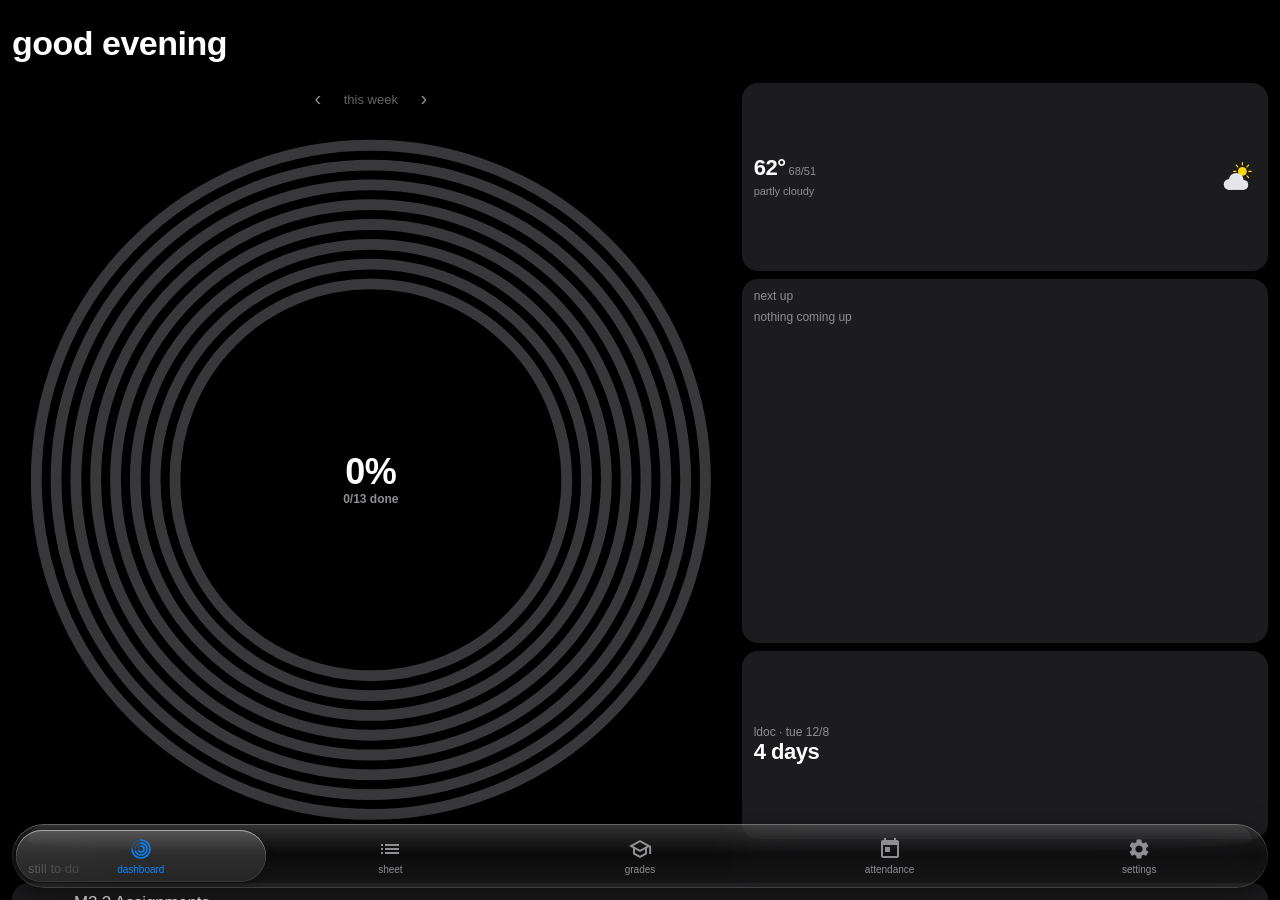
<file: app (1).html>
<!DOCTYPE html>
<html lang="en">
<head>
<meta charset="utf-8">
<meta name="viewport" content="width=device-width, initial-scale=1.0, viewport-fit=cover, maximum-scale=1.0, user-scalable=no">
<meta name="apple-mobile-web-app-capable" content="yes">
<meta name="apple-mobile-web-app-status-bar-style" content="black-translucent">
<meta name="theme-color" content="#000000">
<title>Tracker</title>
<style>
  :root {
    --bg: #000000;
    --card: #1C1C1E;
    --text: #FFFFFF;
    --sub: #8E8E93; 
    --tint: #0A84FF; 
    --bar-bg: rgba(25, 25, 25, 0.32); 
    --active-bg: rgba(0, 0, 0, 0.35); 
  }

  * { box-sizing: border-box; -webkit-tap-highlight-color: transparent; }
  
  html, body {
    margin: 0; padding: 0; width: 100vw; height: 100vh;
    position: fixed; top: 0; left: 0;
    background-color: var(--bg); color: var(--text);
    font-family: -apple-system, BlinkMacSystemFont, "SF Pro Text", "Segoe UI", Roboto, sans-serif;
    -webkit-user-select: none; user-select: none; overflow: hidden; 
  }

  .content {
    position: absolute; top: 0; left: 0; right: 0; bottom: 0;
    overflow-y: scroll; -webkit-overflow-scrolling: touch;
    padding-top: calc(env(safe-area-inset-top) + 24px); 
    padding-left: 12px; padding-right: 12px; padding-bottom: 120px; 
  }

  .view { display: none; animation: fadeIn 0.15s ease-out; }
  .view.active { display: block; }
  @keyframes fadeIn { from { opacity: 0; transform: translateY(3px); } to { opacity: 1; transform: translateY(0); } }

  h1 { font-size: 34px; font-weight: 800; letter-spacing: -0.5px; text-transform: lowercase; margin-top: 0px; margin-bottom: 20px; }
  
  .placeholder-card { background: var(--card); height: 300px; border-radius: 16px; margin-bottom: 20px; }
  .placeholder-card.tall { height: 600px; }

  /* Nav Bar (Untouched from Phase 1 Final) */
  .nav-bar {
    position: fixed; bottom: 12px; left: 12px; right: 12px; height: 64px;
    background: var(--bar-bg); backdrop-filter: blur(40px) saturate(200%); -webkit-backdrop-filter: blur(40px) saturate(200%);
    border-radius: 32px; display: flex; justify-content: space-evenly; align-items: center; padding: 0 4px; z-index: 1000;
    --active-index: 0; 
  }
  .nav-indicator {
    position: absolute; top: 6px; bottom: 6px; left: 4px; width: calc((100% - 8px) / 5);
    background: var(--active-bg); border-radius: 26px; z-index: 0; pointer-events: none; 
    transition: transform 0.3s cubic-bezier(0.25, 1, 0.35, 1);
    transform: translateX(calc(100% * var(--active-index)));
  }
  .nav-item {
    position: relative; z-index: 1; display: flex; flex-direction: column; align-items: center; justify-content: center;
    color: var(--sub); text-decoration: none; font-size: 10px; font-weight: 500; flex: 1; height: 100%;
    touch-action: manipulation; transition: color 0.2s ease, opacity 0.2s ease;
  }
  .nav-item:active { opacity: 0.6; }
  .nav-item.active { color: var(--tint); opacity: 1; }
  .nav-item svg { width: 24px; height: 24px; margin-bottom: 3px; }

  /* --- NEW PHASE 2 WHEEL CSS --- */
  .week-header {
    display: flex; justify-content: space-between; align-items: center; margin-bottom: 30px; padding: 0 10px;
  }
  .week-nav-btn {
    width: 44px; height: 44px; border-radius: 22px; background: var(--card); color: var(--text);
    display: flex; align-items: center; justify-content: center; text-decoration: none;
    font-size: 24px; font-weight: bold; padding-bottom: 4px; transition: opacity 0.2s;
  }
  .week-nav-btn:active { opacity: 0.5; }
  .week-label { font-size: 18px; font-weight: 700; color: var(--sub); text-transform: lowercase; }

  .wheel-container {
    position: relative; width: 100%; max-width: 320px; aspect-ratio: 1/1; margin: 0 auto 40px auto;
  }
  .wheel-container svg { position: absolute; inset: 0; width: 100%; height: 100%; pointer-events: none; }
  .wheel-ring { transition: stroke-dasharray 0.8s cubic-bezier(0.165, 0.84, 0.44, 1); }
  .wheel-center {
    position: absolute; inset: 0; display: flex; flex-direction: column; align-items: center; justify-content: center; pointer-events: none;
  }
  .wheel-pct { font-weight: 800; font-size: 64px; line-height: 1; letter-spacing: -1px; }
  .wheel-frac { font-weight: 700; font-size: 16px; color: var(--sub); margin-top: 4px; }
  
  .error-toast { color: #FF3B30; font-size: 14px; text-align: center; margin-top: 10px; font-weight: 600; display: none; }

  /* --- PHASE 2.3: NATIVE iOS STYLE --- */
  :root { --sep: rgba(84,84,88,.55); --fill: rgba(118,118,128,.24); --spring: cubic-bezier(.32,.72,0,1); }
  .topbar { position: fixed; top: 0; left: 0; right: 0; z-index: 800; height: calc(env(safe-area-inset-top) + 44px); padding-top: env(safe-area-inset-top);
    display: flex; align-items: center; justify-content: center; font-size: 17px; font-weight: 600; text-transform: lowercase;
    background: rgba(0,0,0,.3); -webkit-backdrop-filter: blur(30px) saturate(180%); backdrop-filter: blur(30px) saturate(180%);
    border-bottom: .5px solid var(--sep); opacity: 0; transition: opacity .2s; pointer-events: none; }
  .topbar.show { opacity: 1; }
  .seg { position: relative; display: flex; background: var(--fill); border-radius: 9px; padding: 2px; margin-bottom: 4px; --n: 3; --i: 0; }
  .seg i { position: absolute; top: 2px; bottom: 2px; left: 2px; width: calc((100% - 4px) / var(--n)); background: #636366; border-radius: 7px;
    box-shadow: 0 2px 6px rgba(0,0,0,.3); transition: transform .35s var(--spring); transform: translateX(calc(100% * var(--i))); }
  .seg button { position: relative; flex: 1; border: 0; background: none; color: var(--text); font: 600 13px/32px inherit; font-family: inherit; touch-action: manipulation; }
  .grp { font-size: 13px; color: var(--sub); margin: 22px 16px 7px; }
  .grp.late { color: #FF453A; }
  .group { background: var(--card); border-radius: 16px; overflow: hidden; }
  .task { position: relative; display: flex; align-items: center; gap: 12px; min-height: 58px; padding: 7px 16px 7px 6px; max-height: 80px;
    transition: opacity .3s, max-height .4s var(--spring), min-height .4s var(--spring), padding .4s var(--spring), background .15s; }
  .task:active { background: #2C2C2E; }
  .task + .task::before, .lrow + .lrow::before { content: ''; position: absolute; top: 0; left: 16px; right: 16px; height: .5px; background: var(--sep); }
  .task.out { opacity: 0; max-height: 0; min-height: 0; padding-top: 0; padding-bottom: 0; }
  .chk { width: 44px; height: 44px; flex: none; display: flex; align-items: center; justify-content: center; background: none; border: 0; padding: 0; touch-action: manipulation; }
  .chk i { width: 24px; height: 24px; border-radius: 50%; border: 1.6px solid var(--c); display: flex; align-items: center; justify-content: center; transition: background .2s; }
  .chk i svg { opacity: 0; transform: scale(.4); transition: opacity .2s, transform .35s var(--spring); }
  .task.done .chk i { background: var(--c); }
  .task.done .chk i svg { opacity: 1; transform: none; }
  .tmain { flex: 1; min-width: 0; }
  .tname { font-size: 17px; line-height: 22px; white-space: nowrap; overflow: hidden; text-overflow: ellipsis; letter-spacing: -.2px; }
  .task.done .tname { color: var(--sub); }
  .tsub { font-size: 13px; line-height: 18px; color: var(--sub); white-space: nowrap; overflow: hidden; text-overflow: ellipsis; }
  .tsub b { font-weight: 600; }
  .tg { color: var(--sub); font-size: 17px; font-variant-numeric: tabular-nums; }
  .srow { padding-left: 16px; justify-content: space-between; }
  .lrow { position: relative; display: flex; align-items: center; width: 100%; text-align: left; background: none; border: 0; color: var(--tint); font-family: inherit; font-size: 17px; font-weight: 400; line-height: 22px; text-decoration: none; padding: 0 16px; min-height: 52px; -webkit-appearance: none; appearance: none; }
  .lrow:active { background: #2C2C2E; }
  .empty { color: var(--sub); text-align: center; padding: 56px 0; font-size: 17px; }
  .empty-row { color: var(--sub); text-align: center; padding: 22px 0; font-size: 15px; }
  .undo { position: fixed; left: 16px; right: 16px; bottom: 92px; z-index: 900; display: flex; justify-content: space-between; align-items: center;
    background: rgba(44,44,46,.4); -webkit-backdrop-filter: blur(30px) saturate(180%); backdrop-filter: blur(30px) saturate(180%);
    border-radius: 22px; padding: 4px 6px 4px 18px; font-size: 15px; min-height: 44px;
    opacity: 0; transform: translateY(10px) scale(.98); pointer-events: none; transition: opacity .25s, transform .35s var(--spring); }
  .undo.show { opacity: 1; transform: none; pointer-events: auto; }
  .undo button { border: 0; background: none; color: var(--tint); font-size: 15px; font-weight: 600; padding: 10px 14px; font-family: inherit; }
  .content { scrollbar-width: none; } .content::-webkit-scrollbar { display: none; }
  .week-header { margin-bottom: 16px; }
  .hero { display: flex; gap: 12px; align-items: stretch; margin-bottom: 12px; }
  .hero .wheel-container { flex: none; width: 46%; max-width: 180px; margin: 0; }
  .hero .wheel-pct { font-size: 36px; letter-spacing: -.5px; } .hero .wheel-frac { font-size: 12px; margin-top: 2px; }
  .side { flex: 1; min-width: 0; display: flex; flex-direction: column; gap: 12px; }
  .tile { flex: 1; min-width: 0; background: var(--card); border-radius: 16px; padding: 11px 14px; display: flex; flex-direction: column; justify-content: center; }
  .tl { font-size: 12px; color: var(--sub); } .tv { font-size: 26px; font-weight: 700; line-height: 30px; letter-spacing: -.5px; }
  .tn { font-size: 15px; font-weight: 600; line-height: 19px; max-height: 38px; overflow: hidden; margin-top: 2px; } .ts { font-size: 12px; color: var(--sub); }
  /* --- 2.5: liquid glass (visual only; nav position/size rules above are untouched) --- */
  .nav-bar { background: linear-gradient(180deg, rgba(255,255,255,.10) 0%, rgba(255,255,255,.03) 48%, rgba(255,255,255,.07) 100%), rgba(24,24,26,.14);
    -webkit-backdrop-filter: blur(28px) saturate(210%) brightness(1.08); backdrop-filter: blur(28px) saturate(210%) brightness(1.08);
    box-shadow: inset 0 1px 0 rgba(255,255,255,.26), inset 0 -1px 0 rgba(255,255,255,.06), inset 0 0 0 .5px rgba(255,255,255,.14), inset 0 0 22px rgba(255,255,255,.035), 0 10px 30px rgba(0,0,0,.5); }
  .nav-bar::before { content: ''; position: absolute; left: 16px; right: 16px; top: 1px; height: 42%; border-radius: 30px 30px 50% 50% / 30px 30px 20px 20px;
    background: linear-gradient(180deg, rgba(255,255,255,.085), rgba(255,255,255,0)); pointer-events: none; z-index: 0; }
  .nav-indicator { background: linear-gradient(180deg, rgba(255,255,255,.2), rgba(255,255,255,.07));
    box-shadow: inset 0 1px 0 rgba(255,255,255,.45), inset 0 0 0 .5px rgba(255,255,255,.15), 0 2px 8px rgba(0,0,0,.25); }
  .topbar { background: linear-gradient(180deg, rgba(255,255,255,.08), rgba(255,255,255,.02)), rgba(0,0,0,.14); box-shadow: inset 0 -.5px 0 rgba(255,255,255,.1); }
  .undo { background: linear-gradient(180deg, rgba(255,255,255,.17), rgba(255,255,255,.05)), rgba(30,30,32,.18);
    box-shadow: inset 0 1px 0 rgba(255,255,255,.4), inset 0 0 0 .5px rgba(255,255,255,.15), 0 8px 24px rgba(0,0,0,.4); }
  .seg i { box-shadow: inset 0 1px 0 rgba(255,255,255,.3), 0 2px 6px rgba(0,0,0,.3); }
  /* quieter, centered week switcher; smaller wheel text so rings can grow */
  .week-header { justify-content: center; gap: 2px; padding: 0; margin-bottom: 8px; }
  .week-nav-btn { width: 40px; height: 32px; border-radius: 16px; background: transparent; color: var(--sub); font-size: 20px; font-weight: 500; padding-bottom: 2px; }
  .week-label { font-size: 13px; font-weight: 500; color: #636366; min-width: 86px; text-align: center; }
  .hero .wheel-pct { font-size: 32px; } .hero .wheel-frac { font-size: 11px; }
  /* weather art */
  .tv small { font-size: 12px; font-weight: 500; color: var(--sub); letter-spacing: 0; }
  /* 2.6 layout: switcher above wheel (left column), tiles fill the right column */
  .hero { align-items: stretch; }
  .lcol { flex: none; width: 46%; max-width: 180px; display: flex; flex-direction: column; align-items: center; }
  .lcol .week-header { width: 100%; margin-bottom: 6px; }
  .lcol .wheel-container { width: 100%; max-width: none; }
  .week-nav-btn { width: 32px; } .week-label { min-width: 70px; }
  .tile { align-items: center; text-align: center; padding: 8px 10px; }
  .tv { font-size: 24px; line-height: 28px; }
  .wxart { width: 56px; height: 38px; margin: 0 auto 2px; }
  .wxart svg { width: 100%; height: 100%; display: block; }
  /* 2.7: dashboard cards left-aligned (3), weather icon on the right */
  .side { gap: 8px; }
  .tile { align-items: flex-start; text-align: left; padding: 7px 12px; }
  .tile.wx { flex-direction: row; align-items: center; justify-content: space-between; gap: 6px; }
  .wtxt { min-width: 0; } .wxart { flex: none; width: 50px; height: 36px; margin: 0; }
  .tv { font-size: 22px; line-height: 26px; }
  .tn { white-space: nowrap; overflow: hidden; text-overflow: ellipsis; max-width: 100%; max-height: none; margin-top: 1px; }
  /* 2.7: add button + edit/add sheet */
  .hrow { display: flex; align-items: center; justify-content: space-between; margin-bottom: 20px; } .hrow h1 { margin: 0; }
  .plus { width: 36px; height: 36px; border-radius: 18px; border: 0; padding: 0; display: flex; align-items: center; justify-content: center; background: rgba(118,118,128,.24); color: var(--tint); box-shadow: inset 0 1px 0 rgba(255,255,255,.16); touch-action: manipulation; }
  .plus svg { width: 18px; height: 18px; }
  .tb-plus { display: none; position: absolute; right: 12px; top: calc(env(safe-area-inset-top) + 4px); pointer-events: none; }
  .topbar[data-v="view-assignments"] .tb-plus, .topbar[data-v="view-attendance"] .tb-plus { display: flex; } .topbar.show .tb-plus { pointer-events: auto; }
  .scrim { position: fixed; inset: 0; z-index: 1100; background: rgba(0,0,0,.45); display: none; opacity: 0; transition: opacity .35s; } .scrim.show { opacity: 1; }
  .sheet { position: fixed; left: 0; right: 0; bottom: var(--kb, 0px); z-index: 1200; display: none; flex-direction: column; max-height: calc(100% - var(--kb, 0px) - 48px);
    background: linear-gradient(180deg, rgba(255,255,255,.08), rgba(255,255,255,.02)), rgba(28,28,30,.8); -webkit-backdrop-filter: blur(40px) saturate(180%); backdrop-filter: blur(40px) saturate(180%);
    border-radius: 32px 32px 0 0; box-shadow: inset 0 1px 0 rgba(255,255,255,.22), 0 -10px 40px rgba(0,0,0,.5); transform: translateY(105%); transition: transform .45s var(--spring); }
  .sheet.show { transform: none; }
  .grab { width: 36px; height: 5px; border-radius: 3px; background: rgba(235,235,245,.3); margin: 8px auto 0; flex: none; }
  .sh-bar { display: flex; align-items: center; justify-content: space-between; padding: 6px 8px 4px; flex: none; }
  #sh-title { font-size: 17px; font-weight: 600; text-transform: lowercase; }
  .sh-bar button { border: 0; background: none; color: var(--tint); font-family: inherit; font-size: 17px; padding: 10px 12px; min-width: 76px; }
  #sh-save { font-weight: 600; text-align: right; } #sh-cancel { text-align: left; } #sh-save:disabled { opacity: .35; }
  .sh-body { overflow-y: auto; -webkit-overflow-scrolling: touch; padding: 8px 12px calc(env(safe-area-inset-bottom) + 16px); }
  .sheet .group { background: rgba(118,118,128,.22); }
  .frow { position: relative; display: flex; align-items: center; min-height: 52px; padding: 0 16px; gap: 12px; }
  .frow + .frow::before { content: ''; position: absolute; top: 0; left: 16px; right: 16px; height: .5px; background: var(--sep); }
  .frow > label { font-size: 17px; flex: none; }
  .frow input, .frow select { flex: 1; min-width: 0; height: 52px; padding: 0; background: none; border: 0; outline: 0; color: var(--text); font-family: inherit; font-size: 17px; text-align: right; text-align-last: right; -webkit-appearance: none; appearance: none; }
  .frow input::placeholder { color: #636366; } #f-name { text-align: left; text-align-last: left; } #f-type { text-transform: uppercase; }
  .frow input[type=date] { flex: none; height: 36px; margin-left: auto; color-scheme: dark; -webkit-appearance: auto; appearance: auto; }
  .sw { position: relative; margin-left: auto; width: 51px; height: 31px; flex: none; }
  .sw input { position: absolute; inset: 0; width: 100%; height: 100%; margin: 0; opacity: 0; z-index: 1; }
  .sw i { position: absolute; inset: 0; border-radius: 16px; background: rgba(120,120,128,.32); transition: background .25s; }
  .sw i::after { content: ''; position: absolute; top: 2px; left: 2px; width: 27px; height: 27px; border-radius: 50%; background: #fff; box-shadow: 0 2px 4px rgba(0,0,0,.3); transition: transform .3s var(--spring); }
  .sw input:checked + i { background: #34C759; } .sw input:checked + i::after { transform: translateX(20px); }
  /* 2.8: wheel = 4/7 width; next up double height; blank-until-chosen date field */
  .lcol { width: 57.1429%; max-width: none; }
  .hero .wheel-pct { font-size: 36px; } .hero .wheel-frac { font-size: 12px; }
  .side { gap: 8px; }
  .tile.big { flex: 2; justify-content: flex-start; padding-top: 10px; }
  .tile.big .tl { margin-bottom: 7px; } .ev + .ev { margin-top: 8px; }
  .ev { width: 100%; min-width: 0; } .ev .tn { margin-top: 0; }
  .tile.wx .wxart { width: 40px; height: 32px; } .tv small { font-size: 11px; }
  .wtxt { min-width: 0; } .wtxt .ts { white-space: normal; line-height: 14px; overflow-wrap: normal; font-size: 11px; letter-spacing: -.1px; }
  .dtxt { margin-left: auto; font-size: 17px; pointer-events: none; }
  .frow input#a-date, .frow input#f-due { position: absolute; inset: 0; width: 100%; height: 100%; margin: 0; opacity: 0; }
  /* 2.9: grades tab + class overview sheet */
  .gpa { display: flex; justify-content: space-between; align-items: flex-end; padding: 14px 16px 12px; }
  .gv { font-size: 44px; font-weight: 700; letter-spacing: -1px; line-height: 46px; } .gv.sm { font-size: 28px; line-height: 32px; text-align: right; }
  .gpa .r { text-align: right; }
  .task.pad { padding-left: 16px; } .task.static:active { background: none; }
  .gl { font-size: 20px; font-weight: 700; margin-left: 12px; flex: none; }
  .chev { width: 8px; height: 14px; margin-left: 10px; flex: none; color: #48484A; }
  .tname b { font-weight: 600; }
  .dn { position: relative; width: 184px; height: 184px; margin: 6px auto 0; } .dn svg { width: 100%; height: 100%; display: block; }
  .dn .c { position: absolute; inset: 0; display: flex; flex-direction: column; align-items: center; justify-content: center; }
  .dn .cl { font-size: 40px; font-weight: 700; line-height: 42px; } .dn .cp { font-size: 15px; color: var(--sub); font-variant-numeric: tabular-nums; }
  .scale { text-align: center; font-size: 12px; color: var(--sub); margin: 12px 8px 0; line-height: 18px; }
  .dot { width: 10px; height: 10px; border-radius: 5px; flex: none; }
  #c-title { font-size: 17px; font-weight: 600; max-width: 56%; white-space: nowrap; overflow: hidden; text-overflow: ellipsis; }
  #csheet .grp { margin-top: 20px; }
  /* 2.10: grade on the right as "94.44 (A)", tap-to-reveal gpa */
  .gr { font-size: 17px; margin-left: 12px; flex: none; font-variant-numeric: tabular-nums; } .gr i { font-style: normal; color: var(--sub); }
  .gv.eyebox { display: flex; align-items: center; height: 46px; } .eye { display: block; color: var(--sub); }
  .tcbox { position: relative; height: 540px; border-radius: 16px; overflow: hidden; background: #fff; } .tcbox iframe { position: absolute; inset: 0; width: 100%; height: 100%; border: 0; display: block; background: #fff; }
  .tcph { position: absolute; inset: 0; display: flex; align-items: center; justify-content: center; color: #8e8e93; font-size: 15px; }
  #asheet { z-index: 1300; }
  .abig { font-size: 64px; font-weight: 700; letter-spacing: -2px; line-height: 68px; text-align: center; margin-top: 6px; } .asub { color: var(--sub); font-size: 15px; text-align: center; margin-top: 2px; }
  .rm { border: 0; background: none; color: #FF453A; font-family: inherit; font-size: 15px; padding: 8px 0 8px 12px; }
  .gpa { cursor: pointer; } .gpa:active { background: #2C2C2E; } .gpa .ts { margin-top: 2px; }
</style>
</head>
<body>

  <div class="content" id="scroll-container">
    <!-- DASHBOARD VIEW -->
    <div id="view-dashboard" class="view active">
      <h1 id="dash-title">good morning</h1>
      
      <div class="hero">
      <div class="lcol">
      <div class="week-header">
        <a href="#" class="week-nav-btn" id="btn-prev">‹</a>
        <div class="week-label" id="week-label">loading...</div>
        <a href="#" class="week-nav-btn" id="btn-next">›</a>
      </div>
      <div class="wheel-container">
        <svg id="wheel-svg" viewBox="0 0 200 200" preserveAspectRatio="xMidYMid meet"></svg>
        <div class="wheel-center">
          <div class="wheel-pct" id="wheel-pct">–</div>
          <div class="wheel-frac" id="wheel-frac">loading</div>
        </div>
      </div>
      </div>
      <div class="side" id="side"></div>
      </div>
      <div id="error-msg" class="error-toast"></div>
      <div id="dash-list"></div>
    </div>

    <!-- OTHER VIEWS -->
    <div id="view-assignments" class="view"><div class="hrow"><h1>assignments</h1><button class="plus" id="btn-add" aria-label="add assignment"><svg viewBox="0 0 24 24" fill="none" stroke="currentColor" stroke-width="2.4" stroke-linecap="round"><path d="M12 5v14M5 12h14"/></svg></button></div><div class="seg" id="seg"></div><div id="task-list"></div></div>
    <div id="view-grades" class="view"><h1>grades</h1><div id="grades-box"></div></div>
    <div id="view-attendance" class="view"><div class="hrow"><h1>attendance</h1><button class="plus" id="btn-abs" aria-label="add absence"><svg viewBox="0 0 24 24" fill="none" stroke="currentColor" stroke-width="2.4" stroke-linecap="round"><path d="M12 5v14M5 12h14"/></svg></button></div><div id="att-box"></div></div>
    <div id="view-settings" class="view"><h1>settings</h1><div id="settings-card"></div>
      <div class="grp" style="margin-top:26px">time clock</div><div class="tcbox" id="tc-box"><div class="tcph">loading time clock…</div></div>
</div>
  </div>

  <div class="scrim" id="scrim"></div>
  <div class="sheet" id="sheet">
    <div class="grab"></div>
    <div class="sh-bar"><button id="sh-cancel">cancel</button><span id="sh-title">new assignment</span><button id="sh-save">add</button></div>
    <div class="sh-body">
      <div class="group">
        <div class="frow"><input id="f-name" placeholder="name" autocomplete="off"></div>
        <div class="frow"><label for="f-class">class</label><select id="f-class"></select></div>
        <div class="frow"><label for="f-type">type</label><input id="f-type" autocomplete="off" autocorrect="off" autocapitalize="characters" spellcheck="false"></div>
        <div class="frow"><label for="f-due">due</label><span class="dtxt" id="f-due-txt"></span><input type="date" id="f-due"></div>
      </div>
      <div class="group" style="margin-top:20px">
        <div class="frow"><label for="f-grade">grade</label><input id="f-grade" inputmode="decimal" autocomplete="off"></div>
        <div class="frow"><label>completed</label><label class="sw"><input type="checkbox" id="f-done"><i></i></label></div>
      </div>
    </div>
  </div>

  <div class="sheet" id="asheet">
    <div class="grab"></div>
    <div class="sh-bar"><button id="a-cancel">cancel</button><span>new absence</span><button id="a-save">add</button></div>
    <div class="sh-body">
      <div class="group">
        <div class="frow"><label for="a-class">class</label><select id="a-class"></select></div>
        <div class="frow"><label for="a-date">date</label><span class="dtxt" id="a-date-txt"></span><input type="date" id="a-date"></div>
      </div>
    </div>
  </div>

  <div class="sheet" id="csheet">
    <div class="grab"></div>
    <div class="sh-bar"><span style="min-width:76px"></span><span id="c-title"></span><button id="c-done" style="font-weight:600;text-align:right">done</button></div>
    <div class="sh-body" id="c-body"></div>
  </div>

  <div class="topbar" id="topbar"><span id="tb-title">dashboard</span><button class="plus tb-plus" id="tb-plus" aria-label="add assignment"><svg viewBox="0 0 24 24" fill="none" stroke="currentColor" stroke-width="2.4" stroke-linecap="round"><path d="M12 5v14M5 12h14"/></svg></button></div>

  <div class="undo" id="undo"><span id="undo-msg"></span><button id="undo-btn">undo</button></div>

  <div class="nav-bar" id="nav-bar">
    <div class="nav-indicator" id="nav-indicator"></div>
    <a href="#" class="nav-item active" data-target="view-dashboard" data-index="0">
      <svg viewBox="0 0 24 24" fill="none" stroke="currentColor" stroke-linecap="round">
        <circle cx="12" cy="12" r="9" stroke-width="1.5" opacity="0.25"/><circle cx="12" cy="12" r="9" stroke-width="1.5" stroke-dasharray="42 100" transform="rotate(-90 12 12)"/>
        <circle cx="12" cy="12" r="6" stroke-width="1.5" opacity="0.25"/><circle cx="12" cy="12" r="6" stroke-width="1.5" stroke-dasharray="25 100" transform="rotate(-90 12 12)"/>
        <circle cx="12" cy="12" r="3" stroke-width="1.5" opacity="0.25"/><circle cx="12" cy="12" r="3" stroke-width="1.5" stroke-dasharray="12 100" transform="rotate(-90 12 12)"/>
      </svg>
      dashboard
    </a>
    <a href="#" class="nav-item" data-target="view-assignments" data-index="1"><svg viewBox="0 0 24 24" fill="currentColor"><path d="M3 13h2v-2H3v2zm0 4h2v-2H3v2zm0-8h2V7H3v2zm4 4h14v-2H7v2zm0 4h14v-2H7v2zM7 7v2h14V7H7z"/></svg>sheet</a>
    <a href="#" class="nav-item" data-target="view-grades" data-index="2"><svg viewBox="0 0 24 24" fill="currentColor"><path d="M12 3L1 9l4 2.18v6L12 21l7-3.82v-6l2.12-1.15V17h2V9L12 3zm6.82 6L12 12.72 5.18 9 12 5.28 18.82 9zM17 15.99l-5 2.73-5-2.73v-3.72l5 2.73 5-2.73v3.72z"/></svg>grades</a>
    <a href="#" class="nav-item" data-target="view-attendance" data-index="3"><svg viewBox="0 0 24 24" fill="currentColor"><path d="M19 3h-1V1h-2v2H8V1H6v2H5c-1.11 0-1.99.9-1.99 2L3 19c0 1.1.89 2 2 2h14c1.1 0 2-.9 2-2V5c0-1.1-.9-2-2-2zm0 16H5V8h14v11zM7 10h5v5H7v-5z"/></svg>attendance</a>
    <a href="#" class="nav-item" data-target="view-settings" data-index="4"><svg viewBox="0 0 24 24" fill="currentColor"><path d="M19.14,12.94c0.04-0.3,0.06-0.61,0.06-0.94c0-0.32-0.02-0.64-0.06-0.94l2.03-1.58c0.18-0.14,0.23-0.41,0.12-0.61 l-1.92-3.32c-0.12-0.22-0.37-0.29-0.59-0.22l-2.39,0.96c-0.5-0.38-1.03-0.7-1.62-0.94L14.4,2.81c-0.04-0.24-0.24-0.41-0.48-0.41 h-3.84c-0.24,0-0.43,0.17-0.47,0.41L9.25,5.35C8.66,5.59,8.12,5.92,7.63,6.29L5.24,5.33c-0.22-0.08-0.47,0-0.59,0.22L2.73,8.87 C2.62,9.08,2.66,9.34,2.86,9.48l2.03,1.58C4.84,11.36,4.8,11.69,4.8,12s0.02,0.64,0.06,0.94l-2.03,1.58 c-0.18,0.14-0.23,0.41-0.12,0.61l1.92,3.32c0.12,0.22,0.37,0.29,0.59,0.22l2.39-0.96c0.5,0.38,1.03,0.7,1.62,0.94l0.36,2.54 c0.05,0.24,0.24,0.41,0.48,0.41h3.84c0.24,0,0.43-0.17,0.47-0.41l0.36-2.54c0.59-0.24,1.13-0.56,1.62-0.94l2.39,0.96 c0.22,0.08,0.47,0,0.59-0.22l1.92-3.32c0.12-0.22,0.07-0.49-0.12-0.61L19.14,12.94z M12,15.6c-1.98,0-3.6-1.62-3.6-3.6 s1.62-3.6,3.6-3.6s3.6,1.62,3.6,3.6S13.98,15.6,12,15.6z"/></svg>settings</a>
  </div>

  <script>
    // --- TAB SWITCHING ---
    const navBar = document.getElementById('nav-bar');
    const navItems = document.querySelectorAll('.nav-item');
    const views = document.querySelectorAll('.view');
    navItems.forEach(item => {
      item.addEventListener('click', (e) => {
        e.preventDefault();
        navItems.forEach(nav => nav.classList.remove('active'));
        views.forEach(view => view.classList.remove('active'));
        item.classList.add('active');
        document.getElementById(item.getAttribute('data-target')).classList.add('active');
        navBar.style.setProperty('--active-index', item.getAttribute('data-index'));
      });
    });

    // --- WHEEL LOGIC (Migrated from combo.html) ---
    const API = 'https://script.google.com/macros/s/AKfycbyE5xal4egIeVobrupwSZYgtbmTQL781t3pHox0GeEMQCsSQe7T65qXm1P4pBzDonN5/exec';
    const TOKEN = 'e0f91ee8386a7bbb5b69';
    let appData = null;
    let weekOffset = 0;
    
    // Core parameters for SVG Drawing
    const R = 96; const CUTOUT = 0.54; const MAX_THICK = 20; const GAP = 2.5;
    
    const COLORS = {
      'bch351':'#b2e2b6','biochem':'#b2e2b6','bio240':'#9ed2f6','anat+phys':'#9ed2f6',
      'bsc494':'#e4b39b','teaching':'#e4b39b','gn427':'#d3f1bf','bioinformatics':'#d3f1bf',
      'gn521':'#91e3d6','molgen':'#91e3d6','pb421':'#c2c7f8','plant phys':'#c2c7f8',
      'phi325':'#fbe0a3','bioethics':'#fbe0a3','e115':'#e2d5f8','computing':'#e2d5f8'
    };

    function colorFor(name) {
      let n = String(name || '').toLowerCase();
      if (COLORS[n]) return COLORS[n];
      for (let k in COLORS) if (n.includes(k)) return COLORS[k];
      return '#A6A6B1';
    }

    function getWeekRange() {
      let now = new Date(); now.setDate(now.getDate() + (weekOffset * 7));
      let s = new Date(now); s.setDate(now.getDate() - now.getDay()); s.setHours(0,0,0,0);
      let e = new Date(s);   e.setDate(s.getDate() + 6);              e.setHours(23,59,59,999);
      return { s: s.getTime(), e: e.getTime() };
    }

    function updateWeekLabel() {
      if (typeof renderDash === "function") renderDash();
      const lbl = document.getElementById('week-label');
      if (weekOffset === 0) lbl.textContent = 'this week';
      else if (weekOffset === -1) lbl.textContent = 'last week';
      else if (weekOffset === 1) lbl.textContent = 'next week';
      else if (weekOffset > 1) lbl.textContent = `in ${weekOffset} wks`;
      else lbl.textContent = `${Math.abs(weekOffset)} wks ago`;
    }

    function drawWheel(animate = false) {
      updateWeekLabel();
      const svg = document.getElementById('wheel-svg');
      
      if (!appData || !appData.assignments) {
        svg.innerHTML = `<circle cx="100" cy="100" r="${R-9}" fill="none" stroke-width="18" stroke="#38383A"/>`;
        document.getElementById('wheel-pct').textContent = '–';
        document.getElementById('wheel-frac').textContent = 'loading...';
        return;
      }

      const rg = getWeekRange();
      const weekTasks = appData.assignments.filter(a => a.t >= rg.s && a.t <= rg.e);
      const doneTasks = weekTasks.filter(a => a.d);
      
      // Find classes that actually have assignments this week
      const belongs = (c, a) => a.c && c.toLowerCase().includes(String(a.c).toLowerCase());
      const activeCourses = appData.courses.filter(c => weekTasks.some(a => belongs(c, a)));

      let html = '';
      if (activeCourses.length === 0) {
        html = `<circle cx="100" cy="100" r="${R-9}" fill="none" stroke-width="18" stroke="#38383A"/>`;
      } else {
        let thick = Math.min(MAX_THICK, (R * (1 - CUTOUT)) / activeCourses.length);
        activeCourses.forEach((c, i) => {
          let mine = weekTasks.filter(a => belongs(c, a));
          let pct = mine.length ? (mine.filter(a => a.d).length / mine.length) * 100 : 0;
          let rad = R - (i * thick) - (thick / 2);
          let w = Math.max(thick - GAP, 2);
          
          let circ = 2 * Math.PI * rad;
          let dash = (pct / 100) * circ;
          
          let base = `<circle cx="100" cy="100" r="${rad}" fill="none" stroke-width="${w}"`;
          html += `${base} stroke="#38383A"/>`;
          if (pct > 0) {
            html += `${base} class="wheel-ring" stroke="${colorFor(c)}" stroke-dasharray="${animate ? '0 1000' : `${dash} ${circ - dash}`}" transform="rotate(-90 100 100)"/>`;
          }
        });
      }
      
      svg.innerHTML = html;
      document.getElementById('wheel-pct').textContent = weekTasks.length ? Math.round((doneTasks.length / weekTasks.length) * 100) + '%' : '0%';
      document.getElementById('wheel-frac').textContent = `${doneTasks.length}/${weekTasks.length} done`;

      // Trigger CSS animation for the strokes if requested
      if (animate && activeCourses.length > 0) {
        requestAnimationFrame(() => requestAnimationFrame(() => {
          const rings = svg.querySelectorAll('.wheel-ring');
          activeCourses.forEach((c, i) => {
            let mine = weekTasks.filter(a => belongs(c, a));
            let pct = mine.length ? (mine.filter(a => a.d).length / mine.length) * 100 : 0;
            let rad = R - (i * Math.min(MAX_THICK, (R * (1 - CUTOUT)) / activeCourses.length)) - (Math.min(MAX_THICK, (R * (1 - CUTOUT)) / activeCourses.length) / 2);
            let circ = 2 * Math.PI * rad;
            if (rings[i]) rings[i].setAttribute('stroke-dasharray', `${(pct / 100) * circ} ${circ}`);
          });
        }));
      }
    }

    function fetchData() {
      if (DEMO) { appData = demoData(); synced(); return; }
      fetch(`${API}?token=${encodeURIComponent(TOKEN)}`)
        .then(res => res.json())
        .then(data => {
          if (data.error) throw new Error(data.error);
          appData = data;
          document.getElementById('error-msg').style.display = 'none';
          synced();
        })
        .catch(err => {
          console.error(err);
          document.getElementById('wheel-frac').textContent = 'error';
          const errBox = document.getElementById('error-msg');
          errBox.textContent = "Failed to connect to Google Sheets.";
          errBox.style.display = 'block';
        });
    }

    // Week Nav Listeners
    document.getElementById('btn-prev').addEventListener('click', (e) => { e.preventDefault(); weekOffset--; drawWheel(true); });
    document.getElementById('btn-next').addEventListener('click', (e) => { e.preventDefault(); weekOffset++; drawWheel(true); });

    // --- PHASE 2.3: ASSIGNMENTS, DASHBOARD LIST, UNDO, SETTINGS ---
    const BUILD = '2.15';
    const DEMO = /[?&]demo/.test(location.search) || !/github\.io$/.test(location.hostname);
    let filter = 'upcoming', lastSync = null, pending = null, hold = false;
    const $ = id => document.getElementById(id);
    const esc = s => String(s == null ? '' : s).replace(/[&<>"]/g, m => ({'&':'&amp;','<':'&lt;','>':'&gt;','"':'&quot;'}[m]));
    const DAYS = ['sun','mon','tue','wed','thu','fri','sat'], MONS = ['jan','feb','mar','apr','may','jun','jul','aug','sep','oct','nov','dec'];
    const dayLabel = ms => { const d = new Date(ms); return DAYS[d.getDay()] + ' ' + MONS[d.getMonth()] + ' ' + d.getDate(); };
    const CHECK = '<svg viewBox="0 0 24 24" width="14" height="14" fill="none" stroke="#1C1C1E" stroke-width="3.4" stroke-linecap="round" stroke-linejoin="round"><path d="M5 12.5l4.5 4.5L19 7.5"/></svg>';

    // Snapshot of your real sheet (as of Nov 1) for ?demo and the preview: [row, date, name, class, type, done, grade]
    // snapshot of your real Google Calendar (timed events) for the demo; the live app gets appData.events from the backend
    const DEMO_EV = [{n:"Submit PackChat attempts before mid-way check",t:1793584800000,e:1793586600000},{n:"register for classes",t:1793799900000,e:1793803500000},{n:"Caspian Hall Closing Meeting",t:1793838600000,e:1793840400000},{n:"Hallie/Sam S. 1:1 (Evaluation)",t:1793838600000,e:1793840400000},{n:"RA Staff Meeting",t:1793840400000,e:1793847600000},{n:"GN 311 TA Meetings",t:1793988900000,e:1793992500000},{n:"honors council meeting",t:1794355200000,e:1794358800000},{n:"RA Staff Meeting",t:1794445200000,e:1794452400000}];
    const SNAP = [[3,"2026-11-02","Exam 2","bio240","EX",0,null],[4,"2026-11-03","Grade Assignments and Submit Attendance (3C)","bsc494","NC",0,1.0],[5,"2026-11-04","Journal Club Presentation (Team 10)","gn427","PR",0,null],[6,"2026-11-04","Quiz 11","gn427","QZ",0,null],[7,"2026-11-05","Exam 3","bch351","EX",0,null],[8,"2026-11-05","Unix Lab 2 (VCL)","e115","LA",0,null],[9,"2026-11-05","Exam 3","pb421","EX",0,null],[10,"2026-11-06","GitHub Training","e115","IF",0,null],[11,"2026-11-07","Excel Lab (Tsunami)","e115","LA",0,null],[13,"2026-11-09","Homework 10","gn427","HW",0,null],[14,"2026-11-10","Grade Assignments and Submit Attendance (4A)","bsc494","NC",0,1.0],[15,"2026-11-11","M3.1 Assignments","bio240","RA",0,null],[16,"2026-11-11","Quiz 12","gn427","QZ",0,null],[17,"2026-11-11","Genetics in Media Project","gn521","PR0",0,null],[18,"2026-11-12","Review Quiz","e115","RQ",0,null],[19,"2026-11-13","Assignment 9","bch351","AS",0,null],[20,"2026-11-13","Midterm","e115","EX1",0,null],[21,"2026-11-14","Team Project Annotated Bibliography","pb421","GP",0,null],[23,"2026-11-16","Homework 11","gn427","HW",0,null],[24,"2026-11-17","Grade Assignments and Submit Attendance (4B)","bsc494","NC",0,1.0],[25,"2026-11-17","Networking Lab","e115","LA",0,null],[26,"2026-11-18","Quiz 13","gn427","QZ",0,null],[27,"2026-11-19","Webpages Lab","e115","WE",0,null],[28,"2026-11-19","Bulletin Board","wv","WV",0,null],[29,"2026-11-20","Assignment 10","bch351","AS",0,null],[31,"2026-11-22","PackChats Submitted","wv","WV",0,null],[32,"2026-11-23","Symmetric Key Lab","e115","CR",0,null],[33,"2026-11-23","Homework 12","gn427","HW",0,null],[34,"2026-11-24","Grade Assignments and Submit Attendance (4C)","bsc494","NC",0,1.0],[35,"2026-11-24","Alt Midterm","e115","EX1",0,null],[37,"2026-11-30","M3.2 Assignments","bio240","RA",0,null],[38,"2026-11-30","Homework 13","gn427","HW",0,null],[39,"2026-11-30","Longer Argumentative Essay 2","phi325","ES2",0,null],[40,"2026-12-01","Question Set 4","bsc494","QZ",0,null],[41,"2026-12-02","Mastery Assignment 12","bch351","EC",0,null],[42,"2026-12-02","Mastery Assignment 13","bch351","EC",0,null],[43,"2026-12-02","Mastery Assignment 14","bch351","EC",0,null],[44,"2026-12-02","Mastery Assignment 15","bch351","EC",0,null],[45,"2026-12-02","Mastery Assignment 16","bch351","EC",0,null],[46,"2026-12-02","Final Exam","e115","EX2",0,null],[47,"2026-12-02","DIY Experimental Question","gn521","PR3",0,null],[48,"2026-12-03","Final Exam (8:30-11)","bch351","FI",0,null],[49,"2026-12-03","Exam 4","pb421","EX",0,null],[51,"2026-12-09","Exam 3","bio240","EX",0,null],[52,"2026-12-09","Attendance TopHat","bio240","PA",0,null],[53,"2026-12-09","Final Paper","bsc494","FI",0,null],[54,"2026-12-09","Team Project Final Grade","pb421","GP",0,null],[55,"2026-12-09","Final Exam","phi325","EX2",0,null],[56,"2026-12-09","Participation","phi325","PA",0,null],[57,"2026-12-09","Attendance","phi325","PA",0,null],[58,"2026-12-11","Research Pack Abroad Application","bsc494","NC",0,null],[60,"2026-10-24","Unix Lab (Eos)","e115","LA",1,60.0],[62,"2026-10-26","Homework 8/9","gn427","HW",1,null],[63,"2026-10-26","Halfway for PackChats","wv","WV",1,1.0],[64,"2026-10-27","Grade Assignments and Submit Attendance (3B)","bsc494","NC",1,1.0],[65,"2026-10-28","Quiz 10","gn427","QZ",1,null],[66,"2026-10-28","DIY Eukaryotic System","gn521","PR2",1,null],[67,"2026-10-29","Excel Lab (Budgeting)","e115","LA",1,null],[68,"2026-10-30","Assignment 8","bch351","AS",1,null],[69,"2026-10-30","Peer Review","gn521","AS",1,null],[70,"2026-10-30","Quiz 7","pb421","QZ",1,100.0],[71,"2026-10-30","Quiz 8","pb421","QZ",1,100.0],[72,"2026-10-30","Quiz 9","pb421","QZ",1,88.89],[73,"2026-10-31","Excel Lab (Penguins)","e115","LA",1,60.0],[75,"2026-11-02","2.2 Tactile Receptors","bio240","RA",1,null],[76,"2026-11-02","2.2 Olfaction","bio240","RA",1,null],[77,"2026-11-02","2.2 Gustation","bio240","RA",1,null],[78,"2026-11-02","2.2A Ear and Hearing Video Assignment","bio240","VA",1,100.0],[79,"2026-11-02","2.2B Eye and Vision Video Assignment","bio240","VA",1,100.0],[80,"2026-11-02","Question Set 3","bsc494","QZ",1,100.0],[81,"2026-11-02","Homework 9","gn427","HW",1,null],[82,"2026-11-04","Mastery Assignment 11 (50/291)","bch351","EC",1,1.71],[83,"2026-11-04","Mastery Assignment 10 (113/291)","bch351","EC",1,3.88],[84,"2026-11-04","Mastery Assignment 9 (128/291)","bch351","EC",1,4.24],[85,"2026-11-04","Mini Research Assignment","bio240","RE",1,null],[86,"2026-11-18","Ethics Lecture","phi325","EL",1,null],[87,"2026-08-21","M0 Section 2.7","bio240","NC",1,100.0],[88,"2026-08-21","M0 Section 4.3","bio240","NC",1,100.0],[90,"2026-08-23","Reflection 1: Welcome Survey","gn521","RE",1,100.0],[91,"2026-08-24","Homework 1","gn427","HW",1,4.0],[92,"2026-08-26","Quiz 1","gn427","QZ",1,3.0],[93,"2026-08-28","Assignment 1 (15)","bch351","AS",1,14.3],[94,"2026-08-28","Quiz 1","pb421","QZ",1,100.0],[96,"2026-08-30","8/26 Worksheets Parts 1 and 2","gn521","AS",1,94.0],[97,"2026-08-30","Worksheet Part 3","gn521","AS",1,100.0],[98,"2026-08-31","Homework 2","gn427","HW",1,4.0],[99,"2026-09-01","Grade Assignments and Submit Attendance (1A)","bsc494","NC",1,1.0],[100,"2026-09-02","M1.1 Skeletal System General Functions","bio240","RA",1,100.0],[101,"2026-09-02","M1.1 Bone Marrow Reading","bio240","RA",1,100.0],[102,"2026-09-02","M1.1 Calcium Regulation","bio240","RA",1,100.0],[103,"2026-09-02","1.1F Video Assignment","bio240","VA",1,100.0],[104,"2026-09-02","1.1G Video Assignment","bio240","VA",1,100.0],[105,"2026-09-02","1.1E Video Assignment","bio240","VA",1,100.0],[106,"2026-09-02","1.1C Video Assignment","bio240","VA",1,100.0],[107,"2026-09-02","1.1D Video Assignment","bio240","VA",1,88.89],[108,"2026-09-02","1.1A Video Assignment","bio240","VA",1,88.89],[109,"2026-09-02","1.1B Video Assignment","bio240","VA",1,100.0],[110,"2026-09-02","Quiz 2","gn427","QZ",1,3.0],[111,"2026-09-04","Assignment 2 (10)","bch351","AS",1,10.0],[112,"2026-09-04","Quiz 2","pb421","QZ",1,100.0],[114,"2026-09-07","Question Set 1","bsc494","QZ",1,100.0],[115,"2026-09-07","Quiz 3","pb421","QZ",1,100.0],[116,"2026-09-08","Grade Assignments and Submit Attendance (1B)","bsc494","NC",1,1.0],[117,"2026-09-08","9/2 Operon Practice Worksheet","gn521","AS",1,100.0],[118,"2026-09-08","Exam 1","pb421","EX",1,95.5],[119,"2026-09-09","Mastery Assignment 4 (76/352)","bch351","EC",1,2.13],[120,"2026-09-09","Mastery Assignment 3 (83/352)","bch351","EC",1,2.34],[121,"2026-09-09","Mastery Assignment 2 (114/352)","bch351","EC",1,3.24],[122,"2026-09-09","Mastery Assignment 1 (79/352)","bch351","EC",1,2.08],[123,"2026-09-09","Quiz 3","gn427","QZ",1,3.0],[124,"2026-09-10","Exam 1","bch351","EX",1,82.5],[125,"2026-09-11","Update Resume: https://app.careerfairplus.com/ncsu_nc/fair/6197/employer/416073","","NC",1,1.0],[127,"2026-09-14","Homework 3","gn427","HW",1,4.0],[128,"2026-09-15","Grade Assignments and Submit Attendance (1C)","bsc494","NC",1,1.0],[129,"2026-09-16","Quiz 4","gn427","QZ",1,3.0],[130,"2026-09-17","Bulletin Board","wv","WV",1,1.0],[131,"2026-09-18","Assignment 3 (8)","bch351","AS",1,8.0],[132,"2026-09-18","DIY Operon","gn521","PR1",1,100.0],[134,"2026-09-21","1.2 Neurotransmitters and Neuromodulation","bio240","RA",1,100.0],[135,"2026-09-21","1.2 Neuron Transport","bio240","RA",1,100.0],[136,"2026-09-21","1.2 Glial Cells","bio240","RA",1,100.0],[137,"2026-09-21","1.2E Video Assignment","bio240","VA",1,100.0],[138,"2026-09-21","1.2C Video Assignment","bio240","VA",1,100.0],[139,"2026-09-21","1.2D Video Assignment","bio240","VA",1,100.0],[140,"2026-09-21","1.2A Video Assignment","bio240","VA",1,100.0],[141,"2026-09-21","1.2B Video Assignment","bio240","VA",1,100.0],[142,"2026-09-21","Homework 4","gn427","HW",1,4.0],[143,"2026-09-22","Exam 1","bio240","EX",1,82.0],[144,"2026-09-22","Grade Assignments and Submit Attendance (2A)","bsc494","NC",1,1.0],[145,"2026-09-23","Quiz 5: Alternate Assignment","gn427","QZ",1,3.0],[146,"2026-09-25","Assignment 4 (8)","bch351","AS",1,8.0],[147,"2026-09-25","Poster: https://climateleaders.kenan.ncsu.edu/fall-symposium-2026/2026-request-form/","wv","NC",1,1.0],[149,"2026-09-28","Homework 5","gn427","HW",1,4.0],[150,"2026-09-28","Argumentative Essay 1","phi325","ES1",1,85.0],[151,"2026-09-29","Grade Assignments and Submit Attendance (2B)","bsc494","NC",1,1.0],[152,"2026-09-30","Quiz 6","gn427","QZ",1,3.0],[153,"2026-10-02","Assignment 5","bch351","AS",1,15.0],[154,"2026-10-02","9/23/26 Trp operon Concept Check","gn521","AS",1,93.0],[155,"2026-10-02","Quiz 4","pb421","QZ",1,100.0],[156,"2026-10-02","Quiz 6","pb421","QZ",1,100.0],[157,"2026-10-03","PackChats Submitted","wv","WV",1,1.0],[159,"2026-10-05","Question Set 2","bsc494","QZ",1,100.0],[160,"2026-10-05","Homework 6","gn427","HW",1,4.0],[161,"2026-10-06","Exam 2","pb421","EX",1,91.0],[162,"2026-10-07","Mastery Assignment 6 (75pts)","bch351","EC",1,2.75],[163,"2026-10-07","Mastery Assignment 7 (69pts)","bch351","EC",1,2.57],[164,"2026-10-07","Mastery Assignment 8 (49pts)","bch351","EC",1,1.91],[165,"2026-10-07","Mastery Assignment 5 (60pts)","bch351","EC",1,2.35],[166,"2026-10-07","Quiz 7","gn427","QZ",1,null],[167,"2026-10-07","10/5/26 Worksheet Modular Gene Expression","gn521","AS",1,100.0],[168,"2026-10-08","Exam 2","bch351","EX",1,80.25],[169,"2026-10-08","Midterm Exam (Open Note)","phi325","EX1",1,100.0],[171,"2026-10-12","Syllabus Quiz","e115","NC",1,1.0],[172,"2026-10-12","Homework 7","gn427","HW",1,null],[173,"2026-10-13","Grade Assignments and Submit Attendance (2C)","bsc494","NC",1,1.0],[174,"2026-10-14","2.1 Spinal Reflexes","bio240","RA",1,100.0],[175,"2026-10-14","2.1 Functional Brain Systems","bio240","RA",1,100.0],[176,"2026-10-14","2.1 Grey and White Matter","bio240","RA",1,100.0],[177,"2026-10-14","2.1C Video Assignment","bio240","VA",1,100.0],[178,"2026-10-14","2.1D Video Assignment","bio240","VA",1,100.0],[179,"2026-10-14","2.1B Video Assignment","bio240","VA",1,100.0],[180,"2026-10-14","2.1A Video Assignment","bio240","VA",1,100.0],[181,"2026-10-14","Quiz 8","gn427","QZ",1,null],[182,"2026-10-15","Gmail Training","e115","IF",1,5.0],[183,"2026-10-16","Flashcards for anat + phys","bio240","NC",1,1.0],[185,"2026-10-20","Grade Assignments and Submit Attendance (3A)","bsc494","NC",1,1.0],[186,"2026-10-22","InstallFest","e115","IF",1,0.0],[187,"2026-10-23","Assignments 6 and 7","bch351","AS",1,15.0],[188,"2026-10-23","November Board Due","wv","WV",1,1.0]];
    const GRADES = {"gpa":3.84,"credits":21.0,"courses":[{"code":"bch351","name":"biochem","credits":3.0,"points":true,"raw":98.34,"letter":"A+","gp":4.333,"cuts":{"A+":97.0,"A":93.0,"A-":90.0,"B+":87.0,"B":83.0,"B-":80.0},"cats":[{"name":"exams","abbr":"EX","w":300.0,"poss":3,"graded":2,"pct":81.38,"extra":null,"share":0.6},{"name":"assignments","abbr":"AS","w":100.0,"poss":9,"graded":6,"pct":105.45,"extra":null,"share":0.2},{"name":"final","abbr":"FI","w":100.0,"poss":1,"graded":0,"pct":null,"extra":null,"share":0.2},{"name":"extra credit","abbr":"EC","w":0,"poss":16,"graded":11,"pct":null,"extra":29.2,"share":0.0}]},{"code":"bio240","name":"anat+phys","credits":3.0,"points":false,"raw":90.5,"letter":"A-","gp":3.667,"cuts":{"A+":97.0,"A":93.0,"A-":90.0,"B+":87.0,"B":83.0,"B-":80.0},"cats":[{"name":"reading assignments","abbr":"RA","w":0.09,"poss":14,"graded":9,"pct":100,"extra":null,"share":0.09},{"name":"video assignments","abbr":"VA","w":0.16,"poss":18,"graded":18,"pct":98.77,"extra":null,"share":0.16},{"name":"tophat","abbr":"PA","w":0.03,"poss":1,"graded":0,"pct":null,"extra":null,"share":0.03},{"name":"research assignment","abbr":"RE","w":0.06,"poss":1,"graded":0,"pct":null,"extra":null,"share":0.06},{"name":"exams","abbr":"EX","w":0.66,"poss":3,"graded":1,"pct":82,"extra":null,"share":0.66}]},{"code":"bsc494","name":"teaching","credits":2.0,"points":false,"raw":100,"letter":"A+","gp":4.333,"cuts":{"A+":100.0,"A":70.0},"cats":[{"name":"question sets","abbr":"QZ","w":1.0,"poss":4,"graded":3,"pct":100,"extra":null,"share":1.0},{"name":"final paper","abbr":"FI","w":0,"poss":1,"graded":0,"pct":null,"extra":null,"share":0.0}]},{"code":"gn427","name":"bioinformatics","credits":3.0,"points":true,"raw":96.55,"letter":"A","gp":4,"cuts":{"A+":100.0,"A":94.0,"A-":90.0,"B+":87.0,"B":83.0,"B-":80.0},"cats":[{"name":"homework","abbr":"HW","w":52.0,"poss":13,"graded":6,"pct":100.0,"extra":null,"share":0.52},{"name":"journal quizzes","abbr":"QZ","w":39.0,"poss":12,"graded":6,"pct":92.31,"extra":null,"share":0.39},{"name":"journal presentation","abbr":"PR","w":9.0,"poss":1,"graded":0,"pct":null,"extra":null,"share":0.09}]},{"code":"gn521","name":"molgen","credits":3.0,"points":false,"raw":98.38,"letter":"A","gp":4,"cuts":{"A+":99.0,"A":92.0,"A-":90.0,"B+":88.0,"B":82.0,"B-":80.0},"cats":[{"name":"concept checks","abbr":"AS","w":0.4,"poss":6,"graded":5,"pct":97.4,"extra":null,"share":0.4},{"name":"reflections","abbr":"RE","w":0.1,"poss":1,"graded":1,"pct":100,"extra":null,"share":0.1},{"name":"diy 1","abbr":"PR1","w":0.1,"poss":1,"graded":1,"pct":100,"extra":null,"share":0.1},{"name":"diy 2","abbr":"PR2","w":0.15,"poss":1,"graded":0,"pct":null,"extra":null,"share":0.15},{"name":"diy 3","abbr":"PR3","w":0.2,"poss":1,"graded":0,"pct":null,"extra":null,"share":0.2},{"name":"genetics in media","abbr":"PR0","w":0.05,"poss":1,"graded":0,"pct":null,"extra":null,"share":0.05}]},{"code":"pb421","name":"plant phys","credits":3.0,"points":false,"raw":94.44,"letter":"A","gp":4,"cuts":{"A+":97.0,"A":93.0,"A-":90.0,"B+":87.0,"B":83.0,"B-":80.0},"cats":[{"name":"exams","abbr":"EX","w":0.7,"poss":4,"graded":2,"pct":93.25,"extra":null,"share":0.7},{"name":"quizzes","abbr":"QZ","w":0.1,"poss":8,"graded":8,"pct":98.61,"extra":null,"share":0.1},{"name":"group project","abbr":"PR","w":0.2,"poss":0,"graded":0,"pct":null,"extra":null,"share":0.2}]},{"code":"phi325","name":"bioethics","credits":3.0,"points":false,"raw":95,"letter":"A","gp":4,"cuts":{"A+":97.0,"A":93.0,"A-":90.0,"B+":87.0,"B":83.0,"B-":80.0},"cats":[{"name":"essay 1","abbr":"ES1","w":0.1,"poss":1,"graded":1,"pct":85,"extra":null,"share":0.1},{"name":"essay 2","abbr":"ES2","w":0.3,"poss":1,"graded":0,"pct":null,"extra":null,"share":0.3},{"name":"exam 1","abbr":"EX1","w":0.2,"poss":1,"graded":1,"pct":100,"extra":null,"share":0.2},{"name":"exam 2","abbr":"EX2","w":0.25,"poss":1,"graded":0,"pct":null,"extra":null,"share":0.25},{"name":"ethics lecture","abbr":"EL","w":0.05,"poss":1,"graded":0,"pct":null,"extra":null,"share":0.05},{"name":"participation","abbr":"PA","w":0.1,"poss":2,"graded":0,"pct":null,"extra":null,"share":0.1}]},{"code":"e115","name":"computing","credits":1.0,"points":true,"raw":1.34,"letter":"","gp":null,"cuts":{"A+":70.0},"cats":[{"name":"Review Quiz","abbr":"RQ","w":100.0,"poss":1,"graded":0,"pct":null,"extra":null,"share":0.1},{"name":"Midterm","abbr":"EX1","w":200.0,"poss":2,"graded":0,"pct":null,"extra":null,"share":0.2},{"name":"Final Exam","abbr":"EX2","w":300.0,"poss":1,"graded":0,"pct":null,"extra":null,"share":0.3},{"name":"InstallFest and LinkedIn","abbr":"IF","w":20.0,"poss":3,"graded":2,"pct":37.5,"extra":null,"share":0.02},{"name":"Perusall","abbr":"PE","w":20.0,"poss":0,"graded":0,"pct":null,"extra":null,"share":0.02},{"name":"Labs and Terminal","abbr":"LA","w":240.0,"poss":6,"graded":2,"pct":150.0,"extra":null,"share":0.24},{"name":"Webpages","abbr":"WE","w":80.0,"poss":1,"graded":0,"pct":null,"extra":null,"share":0.08},{"name":"Cryptography","abbr":"CR","w":40.0,"poss":1,"graded":0,"pct":null,"extra":null,"share":0.04}]}]};
    const ATT = [["bch351", "no penalties", ["2026-08-27", "2026-09-03", "2026-09-15", "2026-09-24", "2026-10-06", "2026-10-13", "2026-10-22"]], ["bio240", "60% or more on tophat for full points", ["2026-08-24", "2026-09-23"]], ["bsc494", "no penalties", []], ["gn427", "no penalties", ["2026-09-23", "2026-10-12"]], ["gn521", "no penalties", ["2026-09-23", "2026-10-26"]], ["pb421", "no penalties", ["2026-08-27", "2026-09-03", "2026-09-24", "2026-10-13", "2026-10-22"]], ["phi325", "up to three with no penalty, 1 pt per", ["2026-09-23"]]];
    function demoData() {
      return {
        courses: ['bch351 biochem','bio240 anat+phys','bsc494 teaching','gn427 bioinformatics','gn521 molgen','pb421 plant phys','phi325 bioethics','e115 computing'],
        grades: GRADES,
        attendance: ATT.map(a => ({ code: a[0], rule: a[1], dates: a[2].map(toMs) })),
        assignments: SNAP.map(x => { const p = x[1].split('-'); return { r: x[0], n: x[2], c: x[3], y: x[4], t: new Date(p[0], p[1] - 1, p[2]).getTime(), d: !!x[5], g: x[6] }; })
      };
    }
    function synced() {
      lastSync = new Date(); setGreeting();
      if (DEMO) { if (!WX) setDemoWx(wxi); EV = EV || DEMO_EV; }
      else { if (appData.events) EV = appData.events; loadWx(); }
      drawWheel(true); renderTasks(); renderGrades(); renderAtt(); renderSettings(); renderSide();
    }

    const fmt2 = n => { const t = Number(n).toFixed(2); return t === '100.00' ? '100' : t; };
    const fmtG = g => { if (g == null || g === '') return ''; const n = Number(g); return isNaN(n) ? esc(g) : fmt2(n); };
    function rowHtml(a, sub) {
      const col = colorFor(a.c), parts = [a.y ? esc(a.y) : '', fmtG(a.g), sub || ''].filter(Boolean);
      return `<div class="task${a.d ? ' done' : ''}" data-r="${a.r}" data-n="${esc(a.n)}" data-c="${esc(a.c)}">` +
        `<button class="chk" style="--c:${col}"><i>${CHECK}</i></button>` +
        `<div class="tmain"><div class="tname">${esc(a.n)}</div><div class="tsub"><b style="color:${col}">${esc(a.c)}</b>${parts.map(x => ' · ' + x).join('')}</div></div></div>`;
    }
    function listHtml(list, flat) {
      const T = new Date().setHours(0,0,0,0); let html = '', last = null;
      list.forEach(a => {
        const late = !a.d && a.t < T, g = flat ? '' : (late ? 'overdue' : dayLabel(a.t));
        if (g !== last) { if (last !== null) html += '</div>'; html += (g ? `<div class="grp${late ? ' late' : ''}">${g}</div>` : '') + '<div class="group">'; last = g; }
        html += rowHtml(a, flat ? dayLabel(a.t) : '');
      });
      return html + '</div>';
    }

    function renderDash() {
      if (hold) return;
      const box = $('dash-list');
      if (!appData || !appData.assignments) { box.innerHTML = ''; return; }
      const rg = getWeekRange();
      const list = appData.assignments.filter(a => !a.d && a.t >= rg.s && a.t <= rg.e).sort((x, y) => (x.t - y.t) || (x.r - y.r));
      box.innerHTML = '<div class="grp">still to do</div><div class="group">' +
        (list.length ? list.map(a => rowHtml(a, dayLabel(a.t))).join('') : '<div class="empty-row">all caught up</div>') + '</div>';
    }

    function renderTasks() {
      const hasG = !!(appData && appData.assignments && appData.assignments.some(a => a.g !== undefined));
      const F = [['upcoming','upcoming'], ['week','this week']].concat(hasG ? [['grade','to grade']] : [], [['done','done']]);
      if (!F.some(f => f[0] === filter)) filter = 'upcoming';
      const seg = $('seg'), key = F.map(f => f[0]).join();
      if (seg.dataset.k !== key) { seg.dataset.k = key; seg.innerHTML = '<i></i>' + F.map(f => `<button data-f="${f[0]}">${f[1]}</button>`).join(''); }
      seg.style.setProperty('--n', F.length); seg.style.setProperty('--i', F.findIndex(f => f[0] === filter));
      const box = $('task-list');
      if (!appData || !appData.assignments) { box.innerHTML = '<div class="empty">loading…</div>'; return; }
      const today = new Date(); today.setHours(0,0,0,0);
      const ws = new Date(today); ws.setDate(ws.getDate() - ws.getDay()); const we = new Date(ws); we.setDate(ws.getDate() + 7);
      let list = appData.assignments.filter(a =>
        filter === 'upcoming' ? !a.d : filter === 'done' ? a.d : filter === 'grade' ? (a.d && (a.g == null || a.g === '')) : (a.t >= ws.getTime() && a.t < we.getTime()));
      list.sort((x, y) => (x.t - y.t) || (x.r - y.r));
      if (filter === 'done') list.reverse();
      box.innerHTML = list.length ? listHtml(list, filter === 'done' || filter === 'grade')
        : '<div class="empty">' + ({done:'nothing done yet', grade:'everything is graded', week:'nothing due this week'}[filter] || 'all caught up') + '</div>';
    }

    function showUndo(msg, withBtn) { $('undo-msg').textContent = msg; $('undo-btn').style.display = withBtn ? '' : 'none'; $('undo').classList.add('show'); }
    function hideUndo() { $('undo').classList.remove('show'); }
    function release() { hold = false; renderTasks(); renderDash(); }

    // Tap a circle to check OR uncheck. Rows that leave the current list collapse away; 4-second undo, then the save is sent.
    function toggle(el) {
      if (pending) commit(pending);
      const a = appData.assignments.find(x => String(x.r) === el.dataset.r && x.n === el.dataset.n && x.c === el.dataset.c);
      if (!a) return;
      const to = !a.d, leaves = el.closest('#dash-list') ? to : (filter === 'upcoming' ? to : (filter === 'done' || filter === 'grade') ? !to : false);
      hold = true; a.d = to; drawWheel(false);
      el.classList.toggle('done', to);
      if (leaves) setTimeout(() => el.classList.add('out'), 280);
      setTimeout(release, leaves ? 720 : 450);
      const p = { a: a, to: to, timer: setTimeout(() => commit(p), 4000) };
      pending = p; showUndo(to ? 'marked done' : 'marked not done', true);
    }
    function undo() {
      if (!pending) return;
      clearTimeout(pending.timer); pending.a.d = !pending.to; pending = null;
      hideUndo(); release(); drawWheel(false);
    }
    function commit(p) {
      clearTimeout(p.timer);
      if (pending === p) { pending = null; hideUndo(); }
      if (DEMO) return;
      fetch(API, { method: 'POST', body: JSON.stringify({ token: TOKEN, action: p.to ? 'done' : 'undone', row: p.a.r, n: p.a.n, c: p.a.c }),
        headers: { 'Content-Type': 'text/plain' }, redirect: 'follow' })
        .then(r => r.json()).then(j => { if (!j || !j.ok) throw new Error('save failed'); })
        .catch(() => { p.a.d = !p.to; release(); drawWheel(false); showUndo('couldn’t save — try again', false); setTimeout(hideUndo, 3000); });
    }

    // --- Dashboard side tiles: animated weather + next event ---
    let LOC = { lat: 35.78, lon: -78.64 };   // fallback: Raleigh, NC (used until your phone shares its location)
    try { const c = JSON.parse(localStorage.getItem('wheel-loc') || 'null'); if (c && isFinite(c.lat) && isFinite(c.lon)) LOC = c; } catch (e) {}
    let locAsked = false;
    function withLoc(cb) {
      if (locAsked || DEMO || !navigator.geolocation) return cb(); locAsked = true;
      navigator.geolocation.getCurrentPosition(p => {
        LOC = { lat: +p.coords.latitude.toFixed(3), lon: +p.coords.longitude.toFixed(3) };
        try { localStorage.setItem('wheel-loc', JSON.stringify(LOC)); } catch (e) {}
        cb();
      }, () => cb(), { timeout: 8000, maximumAge: 30 * 60000 });
    }
    const SHEET_URL = 'https://docs.google.com/spreadsheets/d/1qtYm2XQwOKEK4u-cE_PcxbEWTcJYpa8EZ-6ceO_hwJ0/edit';
    let WX = null, EV = null, wxi = 1;
    const WXL = { clear: 'clear', partly: 'partly cloudy', cloudy: 'cloudy', fog: 'foggy', rain: 'rain', snow: 'snow', storm: 'thunderstorms' };
    const WXD = [['clear',1,64,69,48],['partly',1,62,68,51],['cloudy',1,57,60,49],['rain',1,52,56,47],['snow',1,28,33,22],['storm',1,71,76,63],['fog',1,45,58,41],['clear',0,50,69,48],['partly',0,54,68,51]];
    const setDemoWx = i => { const d = WXD[i % WXD.length]; WX = { k: d[0], day: d[1], t: d[2], hi: d[3], lo: d[4] }; };
    const wxKind = c => c === 0 ? 'clear' : c < 3 ? 'partly' : c === 3 ? 'cloudy' : c < 50 ? 'fog' : c < 70 ? 'rain' : c < 80 ? 'snow' : c < 85 ? 'rain' : c < 90 ? 'snow' : 'storm';
    const fmtT = ms => new Date(ms).toLocaleTimeString([], { hour: 'numeric', minute: '2-digit' }).toLowerCase();
    const untilTxt = ms => { const m = Math.max(1, Math.round(ms / 60000)); return m < 60 ? 'in ' + m + 'm' : m < 1440 ? 'in ' + Math.floor(m / 60) + 'h ' + (m % 60) + 'm' : 'later'; };
    // One icon family: same cloud shape, same sun/moon, same precipitation strokes, one palette, shared 100x80 grid
    function wxArt(k, day) {
      const SUN = '#FFD60A', CL = '#E5E5EA', CD = '#8E8E93', RAIN = '#64D2FF', FOG = '#AEAEB2';
      const cloud = (x, y, sc, c) => `<g transform="translate(${x} ${y}) scale(${sc})" fill="${c}"><circle cx="18" cy="26" r="11"/><circle cx="32" cy="18" r="15"/><circle cx="46" cy="27" r="10"/><rect x="18" y="26" width="28" height="11"/></g>`;
      const sun = (x, y, r) => [0,45,90,135,180,225,270,315].map(a => `<line x1="${x}" y1="${y - r - 5}" x2="${x}" y2="${y - r - 11}" stroke="${SUN}" stroke-width="3" stroke-linecap="round" transform="rotate(${a} ${x} ${y})"/>`).join('') + `<circle cx="${x}" cy="${y}" r="${r}" fill="${SUN}"/>`;
      const moon = (x, y, r) => `<mask id="mn"><rect width="100" height="80" fill="#fff"/><circle cx="${x + r * .45}" cy="${y - r * .35}" r="${r * .82}" fill="#000"/></mask><circle cx="${x}" cy="${y}" r="${r}" fill="#F2F2F7" mask="url(#mn)"/>`;
      const P = [[36,60],[50,67],[64,60]];
      const drop = p => `<line x1="${p[0]}" y1="${p[1]}" x2="${p[0] - 4}" y2="${p[1] + 8}" stroke="${RAIN}" stroke-width="3" stroke-linecap="round"/>`;
      const flake = p => `<circle cx="${p[0] - 2}" cy="${p[1] + 4}" r="2.8" fill="#fff"/>`;
      const big = c => cloud(10.6, 6, 1.25, c);
      return k === 'clear' ? (day ? sun(50, 40, 17) : moon(50, 40, 22) + '<circle cx="62" cy="27" r="1.8" fill="#fff"/><circle cx="70" cy="39" r="1.5" fill="#fff"/><circle cx="56" cy="38" r="1.3" fill="#fff"/>')
        : k === 'partly' ? (day ? sun(66, 26, 11) : moon(70, 22, 13)) + cloud(10.6, 26, 1.25, CL)
        : k === 'cloudy' ? cloud(26, 12, 1, CD) + cloud(10.6, 28, 1.25, CL)
        : k === 'rain' ? big(CL) + P.map(drop).join('')
        : k === 'snow' ? big(CL) + P.map(flake).join('')
        : k === 'storm' ? big(CD) + '<path d="M53 42L42 60H50L46 76L62 54H54Z" fill="' + SUN + '"/>' + drop([30, 58]) + drop([72, 58])
        : cloud(10.6, 4, 1.25, CL) + [22, 17, 12].map((hw, i) => `<line x1="${50 - hw}" x2="${50 + hw}" y1="${58 + i * 7}" y2="${58 + i * 7}" stroke="${FOG}" stroke-width="4" stroke-linecap="round"/>`).join('');
    }
    function loadWx() { withLoc(loadWx2); }
    function loadWx2() {
      fetch('https://api.open-meteo.com/v1/forecast?latitude=' + LOC.lat + '&longitude=' + LOC.lon + '&current=temperature_2m,weather_code,is_day&daily=temperature_2m_max,temperature_2m_min&temperature_unit=fahrenheit&timezone=auto&forecast_days=1')
        .then(r => r.json()).then(j => { WX = { t: Math.round(j.current.temperature_2m), k: wxKind(j.current.weather_code), day: !!j.current.is_day, hi: Math.round(j.daily.temperature_2m_max[0]), lo: Math.round(j.daily.temperature_2m_min[0]) }; renderSide(); }).catch(() => {});
    }
    const LDOC = new Date(2026, 11, 8).getTime();   // last day of classes: Tue 12/8
    const whenTxt = (e, now) => e.t <= now ? 'now · until ' + fmtT(e.e) : new Date(e.t).setHours(0, 0, 0, 0) === new Date(now).setHours(0, 0, 0, 0) ? fmtT(e.t) + ' · ' + untilTxt(e.t - now) : dayLabel(e.t) + ' · ' + fmtT(e.t);
    function renderSide() {
      const w = WX ? `<div class="tile wx"><div class="wtxt"><div class="tv">${WX.t}°<small> ${WX.hi}/${WX.lo}</small></div><div class="ts">${WXL[WX.k]}</div></div><div class="wxart"><svg viewBox="0 0 100 80">${wxArt(WX.k, WX.day)}</svg></div></div>`
        : '<div class="tile wx"><div class="ts">loading…</div></div>';
      const now = Date.now(), up = EV ? EV.filter(e => !e.a && (e.t > now || (e.e || 0) > now)).sort((x, y) => x.t - y.t).slice(0, 2) : [];
      const c = EV === null ? '<div class="tl">next up</div><div class="ts">calendar not connected</div>'
        : up.length ? '<div class="tl">next up</div>' + up.map(e => `<div class="ev"><div class="tn">${esc(e.n)}</div><div class="ts">${whenTxt(e, now)}</div></div>`).join('')
        : '<div class="tl">next up</div><div class="ts">nothing coming up</div>';
      const d = Math.round((LDOC - new Date().setHours(0, 0, 0, 0)) / 864e5);
      const cd = `<div class="tl">ldoc · tue 12/8</div><div class="tv">${d > 1 ? d + ' days' : d === 1 ? '1 day' : d === 0 ? 'today' : 'done'}</div>`;
      $('side').innerHTML = w + `<div class="tile big">${c}</div><div class="tile">${cd}</div>`;
    }
    $('side').addEventListener('click', e => { if (DEMO && e.target.closest('.wx')) { wxi = (wxi + 1) % WXD.length; setDemoWx(wxi); renderSide(); } });  // demo: tap weather to preview conditions

    function renderSettings() {
      const r = (k, v) => `<div class="task srow"><span>${k}</span><span class="tg">${v}</span></div>`;
      $('settings-card').innerHTML = '<div class="grp" style="margin-top:0">app info</div><div class="group">' + r('build', BUILD) + r('data', DEMO ? 'demo snapshot' : 'live · google sheets') +
        r('last synced', lastSync ? lastSync.toLocaleTimeString([], { hour: 'numeric', minute: '2-digit' }) : '—') +
        '</div><div class="grp">links</div><div class="group"><a class="lrow" href="' + SHEET_URL + '" target="_blank" rel="noopener">open spreadsheet</a><a class="lrow" href="https://go.ncsu.edu/timeclock" target="_blank" rel="noopener">time clock</a><button class="lrow" id="btn-sync">refresh data</button></div>';
    }

    $('seg').addEventListener('click', e => { const b = e.target.closest('[data-f]'); if (b) { filter = b.dataset.f; renderTasks(); } });
    document.addEventListener('click', e => { const b = e.target.closest('.task .chk'); if (b) toggle(b.closest('.task')); });
    $('undo-btn').addEventListener('click', undo);
    $('settings-card').addEventListener('click', e => { if (e.target.id === 'btn-sync') fetchData(); });
    document.addEventListener('visibilitychange', () => { if (!document.hidden) setGreeting(); if (!document.hidden && !pending && $('sheet').style.display !== 'flex') fetchData(); });
    // Large title -> inline title when scrolled (iOS navigation bar behavior)
    $('scroll-container').addEventListener('scroll', () => $('topbar').classList.toggle('show', $('scroll-container').scrollTop > 34), { passive: true });
    // time clock lives in settings; load it the first time you open that tab
    const TC_URL = 'https://go.ncsu.edu/timeclock';
    function loadTimeclock() {
      if ($('tc-frame')) return;
      const f = document.createElement('iframe'); f.id = 'tc-frame'; f.src = TC_URL; f.title = 'time clock'; f.setAttribute('allow', 'geolocation');
      f.setAttribute('sandbox', 'allow-scripts allow-forms allow-same-origin allow-popups allow-popups-to-escape-sandbox');
      $('tc-box').appendChild(f);
    }
    navItems.forEach(item => item.addEventListener('click', () => {
      if (item.dataset.target === 'view-settings') loadTimeclock();
      if (gpaShown) { gpaShown = false; renderGrades(); }
      $('scroll-container').scrollTop = 0; $('topbar').classList.remove('show');
      $('tb-title').textContent = item.dataset.target === 'view-dashboard' ? 'dashboard' : document.querySelector('#' + item.dataset.target + ' h1').textContent; $('topbar').dataset.v = item.dataset.target;
    }));

    // --- GRADES TAB + CLASS OVERVIEW ---
    const OPS = [1, .8, .62, .48, .38, .3, .24, .2];
    const f2 = n => (n == null || isNaN(n)) ? '' : fmt2(n);
    const CHEV = '<svg class="chev" viewBox="0 0 8 14" fill="none" stroke="currentColor" stroke-width="2" stroke-linecap="round" stroke-linejoin="round"><path d="M1 1l6 6-6 6"/></svg>';
    const cname = c => String(c.name || '').toLowerCase();
    let gpaShown = false;
    function renderGrades() {
      const box = $('grades-box'), g = appData && appData.grades;
      if (!g) { box.innerHTML = '<div class="empty">' + (appData ? 'grades aren’t connected yet' : 'loading…') + '</div>'; return; }
      box.innerHTML = `<div class="group gpa" id="gpa-card"><div><div class="tl">gpa</div><div class="gv${gpaShown ? '' : ' eyebox'}">${gpaShown ? f2(g.gpa) : '<svg class="eye" viewBox="2 9 20 11" width="46" height="25" fill="none" stroke="currentColor" stroke-width="1.8" stroke-linecap="round" stroke-linejoin="round"><path d="M3 12c2.2 3.6 5.4 5.4 9 5.4s6.8-1.8 9-5.4"/><path d="M5.2 14.6 3.5 16.6M9.2 16.4l-.9 2.4M14.8 16.4l.9 2.4M18.8 14.6l1.7 2"/></svg>'}</div><div class="ts">${gpaShown ? 'tap to hide' : 'tap to show'}</div></div><div class="r"><div class="tl">credit hours</div><div class="gv sm">${g.credits}</div></div></div>` +
        '<div class="grp">classes</div><div class="group">' + g.courses.map(c => {
          const col = colorFor(c.code);
          return `<div class="task pad" data-code="${esc(c.code)}"><div class="tmain"><div class="tname"><b style="color:${col}">${esc(c.code)}</b> ${esc(cname(c))}</div>` +
            `<div class="tsub">${c.credits} credit${c.credits === 1 ? '' : 's'}</div></div>` +
            `<span class="gr">${c.raw != null ? f2(c.raw) + (c.letter ? ' <i>(' + esc(c.letter) + ')</i>' : '') : '–'}</span>${CHEV}</div>`;
        }).join('') + '</div>';
    }
    // shaded edge = chevron pointing clockwise (set CHEVRON = false to go back to the plain arc)
    const CHEVRON = true;
    function chev(off, len, col, op) {
      const R = 76, C = 2 * Math.PI * R, r1 = R - 11, r2 = R + 11, k = 2 * Math.PI / C;
      const t0 = off * k, t1 = t0 + len * k, tc = t1 - Math.min(9 / R, (t1 - t0) * .6), big = (tc - t0) > Math.PI ? 1 : 0;
      const P = (r, t) => (100 + r * Math.sin(t)).toFixed(2) + ' ' + (100 - r * Math.cos(t)).toFixed(2);
      return `<path d="M${P(r2, t0)}A${r2} ${r2} 0 ${big} 1 ${P(r2, tc)}L${P(R, t1)}L${P(r1, tc)}A${r1} ${r1} 0 ${big} 0 ${P(r1, t0)}Z" fill="${col}" fill-opacity="${op}"/>`;
    }
    function donut(c, col) {
      const cats = c.cats.filter(k => k.share > 0), R = 76, C = 2 * Math.PI * R; let off = 0, h = '';
      cats.forEach((k, i) => {
        const len = k.share * C, seg = Math.max(len - 3, 1), fill = k.poss ? Math.min(k.graded / k.poss, 1) : 0;
        const ring = (d, stroke, extra) => `<circle cx="100" cy="100" r="${R}" fill="none" stroke="${stroke}" stroke-width="22" stroke-dasharray="${d} ${C - d}" stroke-dashoffset="${-off}" transform="rotate(-90 100 100)" ${extra || ''}/>`;
        h += ring(seg, 'rgba(255,255,255,.1)');
        if (fill > 0) h += (CHEVRON && fill < 0.999) ? chev(off, seg * fill, col, OPS[i % OPS.length]) : ring(seg * fill, col, `stroke-opacity="${OPS[i % OPS.length]}"`);
        off += len;
      });
      return `<svg viewBox="0 0 200 200">${h}</svg><div class="c"><div class="cl" style="color:${col}">${esc(c.letter || '–')}</div><div class="cp">${c.raw != null ? f2(c.raw) : ''}</div></div>`;
    }
    let csT = null;
    function openClass(code) {
      const c = appData && appData.grades && appData.grades.courses.find(x => x.code === code); if (!c) return;
      const col = colorFor(c.code); let i = 0;
      const cats = c.cats.map(k => {
        const w = k.share > 0, op = w ? OPS[i++ % OPS.length] : 1;
        const right = k.extra != null ? '+' + f2(k.extra) : (k.pct != null ? f2(k.pct) : '–');
        return `<div class="task pad static"><i class="dot" style="background:${col};opacity:${w ? op : .3}"></i><div class="tmain"><div class="tname">${esc(String(k.name).toLowerCase())}</div>` +
          `<div class="tsub">${w ? Math.round(k.share * 100) + '% of grade' : 'extra credit'} · ${k.graded} of ${k.poss} graded</div></div><span class="tg">${right}</span></div>`;
      }).join('');
      const left = appData.assignments.filter(a => !a.d && a.c === c.code).sort((x, y) => (x.t - y.t) || (x.r - y.r));
      const rest = left.length ? left.map(a => `<div class="task pad static"><div class="tmain"><div class="tname">${esc(a.n)}</div><div class="tsub">${[a.y ? esc(a.y) : '', dayLabel(a.t)].filter(Boolean).join(' · ')}</div></div></div>`).join('')
        : '<div class="empty-row">nothing left</div>';
      $('c-title').textContent = c.code + ' ' + cname(c);
      $('c-body').innerHTML = `<div class="dn">${donut(c, col)}</div>` +
        '<div class="grp">categories</div><div class="group">' + cats + '</div>' +
        `<div class="grp">still to do · ${left.length}</div><div class="group">` + rest + '</div>';
      $('c-body').scrollTop = 0; clearTimeout(csT);
      $('scrim').style.display = 'block'; $('csheet').style.display = 'flex'; void $('csheet').offsetHeight;
      $('scrim').classList.add('show'); $('csheet').classList.add('show');
    }
    function closeClass() {
      $('csheet').style.transform = ''; $('csheet').classList.remove('show'); $('scrim').classList.remove('show');
      csT = setTimeout(() => { $('csheet').style.display = 'none'; $('scrim').style.display = 'none'; }, 460);
    }
    $('grades-box').addEventListener('click', e => {
      if (e.target.closest('#gpa-card')) { gpaShown = !gpaShown; renderGrades(); return; }
      const r = e.target.closest('[data-code]'); if (r) openClass(r.dataset.code);
    });
    $('c-done').addEventListener('click', closeClass);
    (function () {
      const sh = $('csheet'); let y0 = null, dy = 0;
      sh.addEventListener('touchstart', e => { if (e.target.closest('.sh-body')) return; y0 = e.touches[0].clientY; dy = 0; sh.style.transition = 'none'; }, { passive: true });
      sh.addEventListener('touchmove', e => { if (y0 === null) return; dy = Math.max(0, e.touches[0].clientY - y0); sh.style.transform = 'translateY(' + dy + 'px)'; }, { passive: true });
      sh.addEventListener('touchend', () => { if (y0 === null) return; y0 = null; sh.style.transition = ''; if (dy > 110) closeClass(); else sh.style.transform = ''; });
    })();

    // --- greeting (2am-12pm morning, 12-5pm afternoon, 5pm-2am evening) ---
    function setGreeting() {
      const h = new Date().getHours(), g = h >= 2 && h < 12 ? 'good morning' : h >= 12 && h < 17 ? 'good afternoon' : 'good evening';
      $('dash-title').textContent = g;
    }
    // --- EDIT / ADD / GRADE SHEET ---
    let editing = null, shT = null;
    const p2 = n => String(n).padStart(2, '0');
    const toStr = ms => { const d = new Date(ms); return d.getFullYear() + '-' + p2(d.getMonth() + 1) + '-' + p2(d.getDate()); };
    const toMs = str => { const q = str.split('-'); return new Date(q[0], q[1] - 1, q[2]).getTime(); };
    const dueTxt = ms => { const y = new Date(ms).getFullYear(); return dayLabel(ms) + (y !== new Date().getFullYear() ? ' ' + y : ''); };
    function updDue() { const v = $('f-due').value; $('f-due-txt').textContent = v ? dueTxt(toMs(v)) : ''; }
    function formOk() { $('sh-save').disabled = !($('f-name').value.trim() && $('f-class').value && $('f-due').value); }
    function openSheet(a) {
      if (!appData || !appData.assignments) return;
      editing = a || null;
      const names = {};
      (appData.courses || []).forEach(c => { const w = String(c).split(' '); names[w[0]] = String(c); });
      appData.assignments.forEach(x => { if (x.c && !names[x.c]) names[x.c] = x.c; });
      $('f-class').innerHTML = '<option value=""></option>' + Object.keys(names).sort().map(k => `<option value="${esc(k)}">${esc(names[k])}</option>`).join('');
      $('sh-title').textContent = a ? 'edit assignment' : 'new assignment'; $('sh-save').textContent = a ? 'save' : 'add';
      $('f-name').value = a ? a.n : ''; $('f-class').value = a ? a.c : ''; $('f-type').value = a ? (a.y || '') : '';
      $('f-due').value = a ? toStr(a.t) : ''; updDue(); $('f-grade').value = a && a.g != null && a.g !== '' ? fmtG(a.g) : ''; $('f-done').checked = a ? !!a.d : false;
      formOk(); clearTimeout(shT);
      $('scrim').style.display = 'block'; $('sheet').style.display = 'flex'; void $('sheet').offsetHeight;
      $('scrim').classList.add('show'); $('sheet').classList.add('show');
      if (!a) $('f-name').focus(); else if (filter === 'grade') $('f-grade').focus();
    }
    function closeSheet() {
      if (document.activeElement && document.activeElement.blur) document.activeElement.blur();
      $('sheet').style.transform = ''; $('sheet').classList.remove('show'); $('scrim').classList.remove('show');
      shT = setTimeout(() => { $('sheet').style.display = 'none'; $('scrim').style.display = 'none'; }, 460);
    }
    function saveSheet() {
      if ($('sh-save').disabled) return;
      if (pending) commit(pending);
      const g = $('f-grade').value.trim(), gn = g === '' ? null : (isNaN(Number(g)) ? g : Number(g));
      const vals = { n: $('f-name').value.trim(), c: $('f-class').value, y: $('f-type').value.trim().toUpperCase(), t: toMs($('f-due').value), d: $('f-done').checked, g: gn };
      const a = editing, snap = a ? Object.assign({}, a) : null; let item = a;
      if (a) Object.assign(a, vals); else { item = Object.assign({ r: Math.max(2, ...appData.assignments.map(x => x.r)) + 1 }, vals); appData.assignments.push(item); }
      closeSheet(); renderTasks(); renderDash(); drawWheel(false);
      showUndo(a ? 'saved' : 'added', false); setTimeout(hideUndo, 1800);
      if (DEMO) return;
      fetch(API, { method: 'POST', headers: { 'Content-Type': 'text/plain' }, redirect: 'follow', body: JSON.stringify({ token: TOKEN, action: a ? 'edit' : 'add', row: a ? snap.r : null, match: snap ? { n: snap.n, c: snap.c } : null,
        fields: { done: vals.d, due: $('f-due').value, name: vals.n, className: vals.c, type: vals.y, grade: gn == null ? '' : gn } }) })
        .then(r => r.json()).then(j => { if (!j || !j.ok) throw new Error('save failed'); if (!a && j.row) item.r = j.row; })
        .catch(() => {
          if (a) { Object.keys(a).forEach(k => delete a[k]); Object.assign(a, snap); } else appData.assignments.splice(appData.assignments.indexOf(item), 1);
          renderTasks(); renderDash(); drawWheel(false); showUndo('couldn’t save — try again', false); setTimeout(hideUndo, 3500);
        });
    }
    $('btn-add').addEventListener('click', () => openSheet(null));
    $('tb-plus').addEventListener('click', () => $('topbar').dataset.v === 'view-attendance' ? openAbs(null) : openSheet(null));
    $('sh-cancel').addEventListener('click', closeSheet); $('scrim').addEventListener('click', () => $('asheet').classList.contains('show') ? closeAbs() : $('csheet').classList.contains('show') ? closeClass() : closeSheet()); $('sh-save').addEventListener('click', saveSheet);
    ['f-name', 'f-class', 'f-due'].forEach(id => { $(id).addEventListener('input', formOk); $(id).addEventListener('change', formOk); });
    $('f-due').addEventListener('input', updDue); $('f-due').addEventListener('change', updDue);
    $('task-list').addEventListener('click', e => {
      if (e.target.closest('.chk')) return;
      const row = e.target.closest('.task'); if (!row || !appData) return;
      const a = appData.assignments.find(x => String(x.r) === row.dataset.r && x.n === row.dataset.n && x.c === row.dataset.c);
      if (a) openSheet(a);
    });
    // swipe the sheet down to dismiss; lift it above the keyboard
    (function () {
      const sh = $('sheet'); let y0 = null, dy = 0;
      sh.addEventListener('touchstart', e => { if (e.target.closest('.sh-body')) return; y0 = e.touches[0].clientY; dy = 0; sh.style.transition = 'none'; }, { passive: true });
      sh.addEventListener('touchmove', e => { if (y0 === null) return; dy = Math.max(0, e.touches[0].clientY - y0); sh.style.transform = 'translateY(' + dy + 'px)'; }, { passive: true });
      sh.addEventListener('touchend', () => { if (y0 === null) return; y0 = null; sh.style.transition = ''; if (dy > 110) closeSheet(); else sh.style.transform = ''; });
      if (window.visualViewport) {
        const f = () => sh.style.setProperty('--kb', Math.max(0, window.innerHeight - visualViewport.height - visualViewport.offsetTop) + 'px');
        visualViewport.addEventListener('resize', f); visualViewport.addEventListener('scroll', f);
      }
    })();

    // --- ATTENDANCE TAB (2.12) ---
    function renderAtt() {
      const box = $('att-box'), at = appData && appData.attendance;
      if (!at) { box.innerHTML = '<div class="empty">' + (appData ? 'attendance isn’t connected yet' : 'loading…') + '</div>'; return; }
      const nm = {}; ((appData.grades && appData.grades.courses) || []).forEach(c => nm[c.code] = cname(c));
      box.innerHTML = '<div class="group">' + at.map(a => `<div class="task pad" data-ac="${esc(a.code)}"><div class="tmain"><div class="tname"><b style="color:${colorFor(a.code)}">${esc(a.code)}</b> ${esc(nm[a.code] || '')}</div>` +
        `<div class="tsub">${esc(a.rule || '')}</div></div><span class="tg">${a.dates.length}</span>${CHEV}</div>`).join('') + '</div>';
    }
    let attCode = null;
    function openAtt(code) {
      const a = appData.attendance.find(x => x.code === code); if (!a) return; attCode = code;
      const col = colorFor(code), nm = ((appData.grades && appData.grades.courses) || []).find(c => c.code === code);
      const ds = a.dates.slice().sort((x, y) => y - x);
      $('c-title').textContent = code + (nm ? ' ' + cname(nm) : '');
      $('c-body').innerHTML = `<div class="abig" style="color:${col}">${ds.length}</div><div class="asub">${ds.length === 1 ? 'absence' : 'absences'}</div>` +
        (a.rule ? `<div class="grp">policy</div><div class="group"><div class="task pad static"><div class="tmain"><div class="tname" style="font-weight:400">${esc(a.rule)}</div></div></div></div>` : '') +
        '<div class="grp">dates</div><div class="group">' + (ds.length ? ds.map(t => `<div class="task pad static"><div class="tmain"><div class="tname">${esc(dueTxt(t))}</div></div><button class="rm" data-t="${t}">remove</button></div>`).join('') : '<div class="empty-row">no absences</div>') +
        '</div><div class="group" style="margin-top:20px"><div class="task pad" id="a-add-here"><div class="tmain"><div class="tname" style="color:var(--tint)">add absence</div></div></div></div>';
      $('c-body').scrollTop = 0; clearTimeout(csT);
      $('scrim').style.display = 'block'; $('csheet').style.display = 'flex'; void $('csheet').offsetHeight;
      $('scrim').classList.add('show'); $('csheet').classList.add('show');
    }
    function postAbs(op, code, ds) {
      if (DEMO) return Promise.resolve();
      return fetch(API, { method: 'POST', headers: { 'Content-Type': 'text/plain' }, redirect: 'follow', body: JSON.stringify({ token: TOKEN, action: op === 'add' ? 'absence_add' : 'absence_remove', className: code, date: ds }) })
        .then(r => r.json()).then(j => { if (!j || !j.ok) throw new Error('save failed'); });
    }
    const csOpen = () => $('csheet').classList.contains('show') && $('c-title').textContent.indexOf(attCode) === 0 && attCode;
    function failAbs(fn) { fn(); renderAtt(); showUndo('couldn’t save — try again', false); setTimeout(hideUndo, 3500); }
    function addAbs(code, ds) {
      const a = appData.attendance.find(x => x.code === code), t = toMs(ds);
      if (!a) return;
      if (a.dates.includes(t)) { showUndo('already logged', false); setTimeout(hideUndo, 1800); return; }
      a.dates.push(t); renderAtt(); showUndo('absence added', false); setTimeout(hideUndo, 1800);
      if (csOpen() === code) openAtt(code);
      postAbs('add', code, ds).catch(() => failAbs(() => { a.dates.splice(a.dates.indexOf(t), 1); if (csOpen() === code) openAtt(code); }));
    }
    function removeAbs(code, t) {
      const a = appData.attendance.find(x => x.code === code); if (!a) return;
      a.dates.splice(a.dates.indexOf(t), 1); renderAtt(); openAtt(code);
      showUndo('absence removed', false); setTimeout(hideUndo, 1800);
      postAbs('remove', code, toStr(t)).catch(() => failAbs(() => { a.dates.push(t); if (csOpen() === code) openAtt(code); }));
    }
    let asT = null;
    function updAdate() { const v = $('a-date').value; $('a-date-txt').textContent = v ? dueTxt(toMs(v)) : ''; }
    function aOk() { $('a-save').disabled = !($('a-class').value && $('a-date').value); }
    function openAbs(code) {
      if (!appData || !appData.attendance) return;
      $('a-class').innerHTML = '<option value=""></option>' + appData.attendance.map(a => { const g = ((appData.grades && appData.grades.courses) || []).find(c => c.code === a.code); return `<option value="${esc(a.code)}">${esc(a.code + (g ? ' ' + cname(g) : ''))}</option>`; }).join('');
      $('a-class').value = code || ''; $('a-date').value = toStr(Date.now()); updAdate(); aOk(); clearTimeout(asT);
      $('scrim').style.zIndex = '1250'; $('scrim').style.display = 'block'; $('asheet').style.display = 'flex'; void $('asheet').offsetHeight;
      $('scrim').classList.add('show'); $('asheet').classList.add('show');
    }
    function closeAbs() {
      $('asheet').style.transform = ''; $('asheet').classList.remove('show');
      if (!$('csheet').classList.contains('show')) $('scrim').classList.remove('show');
      asT = setTimeout(() => { $('asheet').style.display = 'none'; $('scrim').style.zIndex = ''; if (!$('scrim').classList.contains('show')) $('scrim').style.display = 'none'; }, 460);
    }
    $('att-box').addEventListener('click', e => { const r = e.target.closest('[data-ac]'); if (r) openAtt(r.dataset.ac); });
    $('c-body').addEventListener('click', e => {
      const b = e.target.closest('.rm'); if (b) { removeAbs(attCode, Number(b.dataset.t)); return; }
      if (e.target.closest('#a-add-here')) openAbs(attCode);
    });
    $('btn-abs').addEventListener('click', () => openAbs(null));
    $('a-cancel').addEventListener('click', closeAbs);
    $('a-save').addEventListener('click', () => { if ($('a-save').disabled) return; const c = $('a-class').value, d = $('a-date').value; closeAbs(); addAbs(c, d); });
    ['input', 'change'].forEach(ev => { $('a-class').addEventListener(ev, aOk); $('a-date').addEventListener(ev, () => { updAdate(); aOk(); }); });
    (function () {
      const sh = $('asheet'); let y0 = null, dy = 0;
      sh.addEventListener('touchstart', e => { if (e.target.closest('.sh-body')) return; y0 = e.touches[0].clientY; dy = 0; sh.style.transition = 'none'; }, { passive: true });
      sh.addEventListener('touchmove', e => { if (y0 === null) return; dy = Math.max(0, e.touches[0].clientY - y0); sh.style.transform = 'translateY(' + dy + 'px)'; }, { passive: true });
      sh.addEventListener('touchend', () => { if (y0 === null) return; y0 = null; sh.style.transition = ''; if (dy > 110) closeAbs(); else sh.style.transform = ''; });
    })();

    // Init
    setGreeting(); drawWheel(); // draw empty skeleton immediately
    renderTasks(); renderGrades(); renderAtt(); renderSettings(); renderSide();
    fetchData(); // load data
  </script>
</body>
</html>
</file>
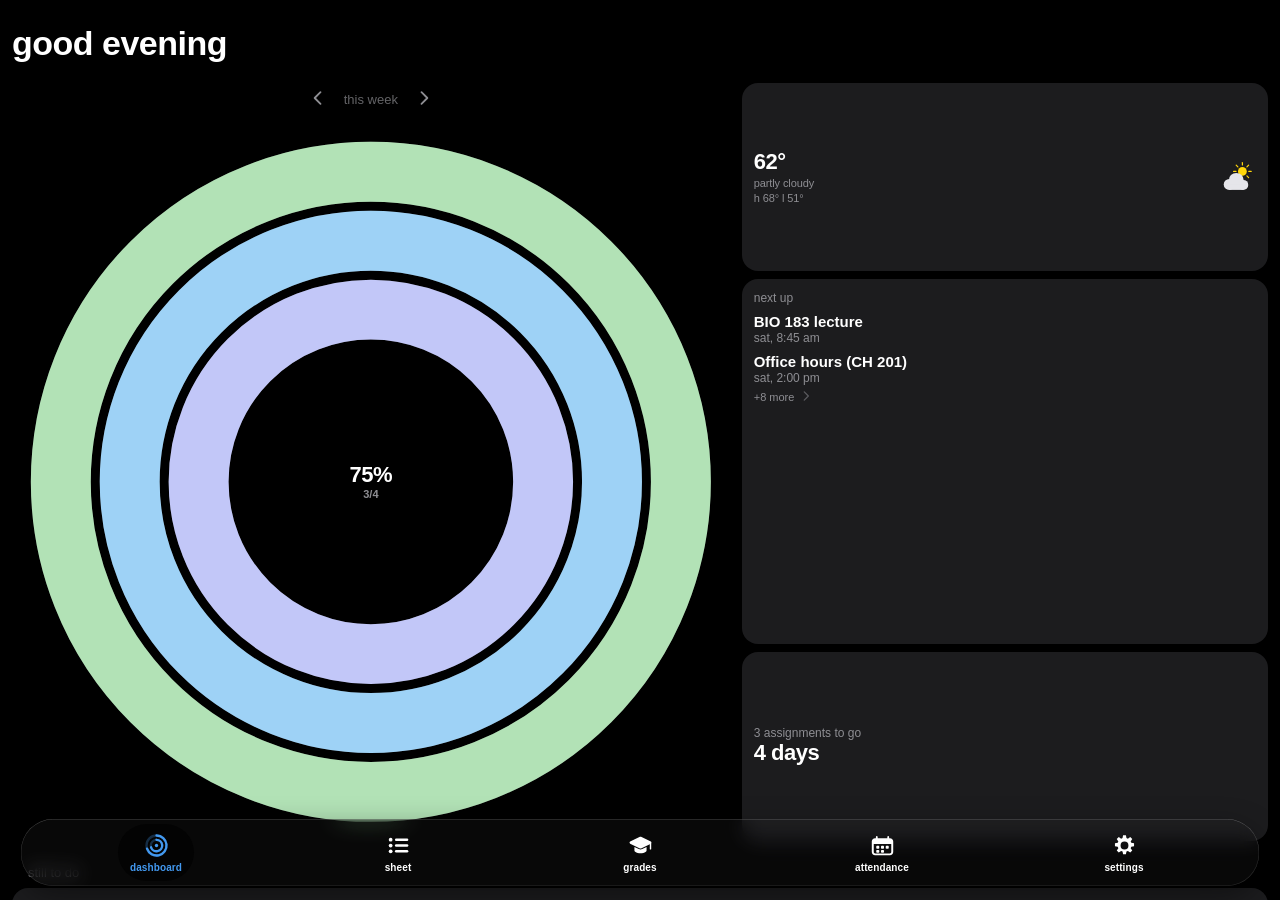
<file: app.html>
<!DOCTYPE html>
<html lang="en">
<head>
<meta charset="utf-8">
<meta name="viewport" content="width=device-width, initial-scale=1.0, viewport-fit=cover, maximum-scale=1.0, user-scalable=no">
<meta name="apple-mobile-web-app-capable" content="yes">
<meta name="apple-mobile-web-app-status-bar-style" content="black">
<meta name="theme-color" content="#000000">
<link rel="apple-touch-icon" href="icon.png">
<link rel="icon" type="image/png" href="favicon-desktop.png?v=4">
<meta name="apple-mobile-web-app-title" content="assignments">
<title>assignments</title>
<link rel="stylesheet" href="tokens.css">
<style>
  :root {
    --bg: #000000;
    --card: #1C1C1E;
    --text: #FFFFFF;
    --sub: #8E8E93; 
    --tint: #0A84FF; 
    --bar-bg: rgba(25, 25, 25, 0.32); 
    --active-bg: rgba(0, 0, 0, 0.35); 
  }

  * { box-sizing: border-box; -webkit-tap-highlight-color: transparent; }
  
  html, body {
    margin: 0; padding: 0;
    position: fixed; top: 0; left: 0; right: 0; bottom: 0;
    background-color: var(--bg); color: var(--text);
    font-family: -apple-system, BlinkMacSystemFont, "SF Pro Text", "Segoe UI", Roboto, sans-serif;
    -webkit-user-select: none; user-select: none; overflow: hidden; 
  }

  .content {
    position: absolute; top: 0; left: 0; right: 0; bottom: 0;
    overflow-y: scroll; -webkit-overflow-scrolling: touch;
    padding-top: calc(env(safe-area-inset-top) + 24px); 
    padding-left: 12px; padding-right: 12px; padding-bottom: 120px; 
  }

  .view { display: none; animation: fadeIn 0.15s ease-out; }
  .view.active { display: block; }
  @keyframes fadeIn { from { opacity: 0; transform: translateY(3px); } to { opacity: 1; transform: translateY(0); } }

  h1 { font-size: var(--fs-large); font-weight: 700; letter-spacing: -0.5px; text-transform: lowercase; margin-top: 0; margin-bottom: 20px; }
  
  .placeholder-card { background: var(--card); height: 300px; border-radius: var(--r-card); margin-bottom: 20px; }
  .placeholder-card.tall { height: 600px; }

  /* Nav Bar (Untouched from Phase 1 Final) */
  .nav-bar {
    position: fixed; bottom: 12px; left: 12px; right: 12px; height: 64px;
    background: var(--bar-bg); backdrop-filter: blur(40px) saturate(200%); -webkit-backdrop-filter: blur(40px) saturate(200%);
    border-radius: var(--r-sheet); display: flex; justify-content: space-evenly; align-items: center; padding: 0 4px; z-index: 1000;
    --active-index: 0; 
  }
  .nav-indicator {
    position: absolute; top: 6px; bottom: 6px; left: 4px; width: calc((100% - 8px) / 5);
    background: var(--active-bg); border-radius: var(--r-card); z-index: 0; pointer-events: none; 
    transition: transform var(--dur) var(--ease);
    transform: translateX(calc(100% * var(--active-index)));
  }
  .nav-item {
    position: relative; z-index: 1; display: flex; flex-direction: column; align-items: center; justify-content: center;
    color: var(--sub); text-decoration: none; font-size: var(--fs-caption); font-weight: 500; flex: 1; height: 100%;
    touch-action: manipulation; transition: color var(--dur) var(--ease), opacity var(--dur) var(--ease);
  }
  .nav-item:active { opacity: 0.6; }
  .nav-item.active { color: var(--tint); opacity: 1; }
  .nav-item svg { width: 24px; height: 24px; margin-bottom: 4px; }

  /* --- NEW PHASE 2 WHEEL CSS --- */
  .week-header {
    display: flex; justify-content: space-between; align-items: center; margin-bottom: 32px; padding: 0 12px;
  }
  .week-nav-btn {
    width: 44px; height: 44px; border-radius: 50%; background: var(--card); color: var(--text);
    display: flex; align-items: center; justify-content: center; text-decoration: none;
    font-size: var(--fs-title2); font-weight: 700; padding-bottom: 4px; transition: opacity var(--dur);
  }
  .week-nav-btn:active { opacity: 0.5; }
  .week-label { font-size: var(--fs-headline); font-weight: 700; color: var(--sub); text-transform: lowercase; }

  .wheel-container {
    position: relative; width: 100%; max-width: 320px; aspect-ratio: 1/1; margin: 0 auto 40px auto;
  }
  .wheel-container svg { position: absolute; inset: 0; width: 100%; height: 100%; pointer-events: none; }
  .wheel-ring { transition: stroke-dasharray 0.8s var(--ease); }
  .wheel-center {
    position: absolute; inset: 0; display: flex; flex-direction: column; align-items: center; justify-content: center; pointer-events: none;
  }
  .wheel-pct { font-weight: 700; font-size: var(--fs-hero); line-height: 1; letter-spacing: -1px; }
  .wheel-pct.full { transform: scale(.8); }
  .wheel-frac { font-weight: 700; font-size: var(--fs-headline); color: var(--sub); margin-top: 4px; }
  
  .push { margin-left: auto; } .gap-top { margin-top: 20px; } .num { font-weight: 600; text-align: right; } .grow { flex: 1; }
  /* in-app confirm: an action sheet from the bottom */
  .ask-scrim { position: fixed; inset: 0; z-index: 9999; display: flex; align-items: flex-end; background: rgba(0,0,0,.35); opacity: 0; transition: opacity var(--dur) var(--ease); }
  .ask-scrim.on { opacity: 1; } .ask { width: 100%; padding: 8px 8px calc(env(safe-area-inset-bottom) + 8px); transform: translateY(100%); transition: transform var(--dur-slow) var(--ease); }
  .ask-scrim.on .ask { transform: none; }
  .ask-q { background: var(--card); color: var(--sub); text-align: center; font-size: var(--fs-sub); padding: 16px; border-radius: var(--r-card) var(--r-card) 0 0; overflow-wrap: anywhere; }
  .ask-b { display: flex; flex-direction: column-reverse; gap: 8px; } .ask-b .btn { width: 100%; padding: 16px; border-radius: var(--r-card); font-size: var(--fs-headline); background: var(--card); color: var(--tint); }
  .ask-b .btn.danger { border-radius: 0 0 var(--r-card) var(--r-card); color: var(--red); background: var(--card); margin-top: -8px; border-top: .5px solid var(--sep); }
  .gp + .gp, .tsub b + .gp, .grp .gp { margin-left: .6em; }
  .error-toast { color: var(--red); font-size: var(--fs-body); text-align: center; margin-top: 12px; font-weight: 600; display: none; }
  /* the same button vocabulary as desktop: .btn (plain), .btn.tint (filled), .btn.sm (small), .iconbtn (round icon) */
  .btn { border: 0; border-radius: var(--r-full); padding: 10px 18px; font-family: inherit; font-size: var(--fs-body); font-weight: 600; line-height: 1; color: var(--text); background: var(--fill); }
  .btn.tint { background: var(--tint); color: var(--on-tint); } .btn.sm { padding: 8px 16px; font-size: var(--fs-sub); }
  .iconbtn { border: 0; border-radius: 50%; padding: 0; display: flex; align-items: center; justify-content: center; background: var(--fill); color: var(--text); flex: none; }
  .error-toast .retry { display: block; margin: 10px auto 0; }

  /* --- PHASE 2.3: NATIVE iOS STYLE --- */
  :root { --sep: rgba(84,84,88,.55); --fill: rgba(118,118,128,.24); }
  .topbar { position: fixed; top: 0; left: 0; right: 0; z-index: 800; height: calc(env(safe-area-inset-top) + 44px); padding-top: env(safe-area-inset-top);
    display: flex; align-items: center; justify-content: center; font-size: var(--fs-headline); font-weight: 600; text-transform: lowercase;
    background: rgba(0,0,0,.3); -webkit-backdrop-filter: blur(30px) saturate(180%); backdrop-filter: blur(30px) saturate(180%);
    border-bottom: .5px solid var(--sep); opacity: 0; transition: opacity var(--dur); pointer-events: none; }
  .topbar.show { opacity: 1; }
  .seg { position: relative; display: flex; background: var(--fill); border-radius: var(--r-ctl); padding: 2px; margin-bottom: 4px; --n: 3; --i: 0; }
  .seg i { position: absolute; top: 2px; bottom: 2px; left: 2px; width: calc((100% - 4px) / var(--n)); background: #636366; border-radius: var(--r-ctl);
    box-shadow: var(--e2); transition: transform var(--dur-slow) var(--spring); transform: translateX(calc(100% * var(--i))); }
  .seg button { position: relative; flex: 1; border: 0; background: none; color: var(--text); font: 600 13px/32px inherit; font-family: inherit; touch-action: manipulation; }
  .grp { font-size: var(--fs-sub); color: var(--sub); margin: 24px 16px 8px; }
  .grp.late { color: var(--red); } .delrow { width: 100%; border: 0; background: none; color: var(--red); font: inherit; font-size: var(--fs-body); justify-content: center; cursor: pointer; } #f-delg[hidden] { display: none; }
  .group { background: var(--card); border-radius: var(--r-card); overflow: hidden; }
  #view-assignments .task:not(.gr-row) { -webkit-touch-callout: none; -webkit-user-select: none; user-select: none; }
  .task { -webkit-touch-callout: none; -webkit-user-select: none; user-select: none; position: relative; display: flex; align-items: center; gap: 12px; min-height: 58px; padding: 8px 16px 8px 8px; max-height: 80px;
    transition: opacity var(--dur), max-height var(--dur-slow) var(--spring), min-height var(--dur-slow) var(--spring), padding var(--dur-slow) var(--spring), background var(--dur-fast); }
  .task:active { background: #2C2C2E; }
  .task + .task::before, .lrow + .lrow::before { content: ''; position: absolute; top: 0; left: 16px; right: 16px; height: .5px; background: var(--sep); }
  .task.out { opacity: 0; max-height: 0; min-height: 0; padding-top: 0; padding-bottom: 0; }
  .chk { width: 44px; height: 44px; flex: none; display: flex; align-items: center; justify-content: center; background: none; border: 0; padding: 0; touch-action: manipulation; }
  .chk i { width: 24px; height: 24px; border-radius: 50%; border: 1.6px solid var(--c); display: flex; align-items: center; justify-content: center; transition: background var(--dur); }
  .chk i svg { opacity: 0; transform: scale(.4); transition: opacity var(--dur), transform var(--dur-slow) var(--spring); }
  .task.done .chk i { background: var(--c); }
  .task.done .chk i svg { opacity: 1; transform: none; }
  .tmain { flex: 1; min-width: 0; }
  .tname { font-size: var(--fs-headline); line-height: 22px; white-space: nowrap; overflow: hidden; text-overflow: ellipsis; letter-spacing: -.2px; }
  .task.done .tname { color: var(--sub); }
  .group.mini .task { min-height: 0; } .group.mini .chk { width: 40px; height: 36px; } .group.mini .chk i { width: 20px; height: 20px; }
  .group.mini .tmain { padding: 0; } .group.mini .tname { font-size: var(--fs-body); margin: 0; white-space: nowrap; overflow: hidden; text-overflow: ellipsis; }
  .grp.dgrp { display: flex; justify-content: space-between; } .grp.dgrp span + span { opacity: .8; } .grp.dgrp.today { color: var(--tint); }
  .tsub { font-size: var(--fs-sub); line-height: 18px; color: var(--sub); white-space: nowrap; overflow: hidden; text-overflow: ellipsis; }
  .tsub b { font-weight: 600; }
  .tg { color: var(--sub); font-size: var(--fs-headline); font-variant-numeric: tabular-nums; }
  .aplus { flex: none; width: 30px; height: 30px; margin: 0 var(--s2) 0 var(--s3); border-radius: 50%; border: 0; padding: 0; display: flex; align-items: center; justify-content: center; background: rgba(118,118,128,.2); color: var(--tint); touch-action: manipulation; transition: transform var(--dur-fast) var(--ease); }
  .aplus:active { transform: scale(.88); } .aplus svg { width: 15px; height: 15px; }
  .srow { padding-left: 16px; justify-content: space-between; }
  .lrow { position: relative; display: flex; align-items: center; width: 100%; text-align: left; background: none; border: 0; color: var(--tint); font-family: inherit; font-size: var(--fs-headline); font-weight: 400; line-height: 22px; text-decoration: none; padding: 0 16px; min-height: 52px; -webkit-appearance: none; appearance: none; }
  .lrow:active { background: #2C2C2E; }
  .empty { color: var(--sub); text-align: center; padding: 56px 0; font-size: var(--fs-headline); }
  .empty-row { color: var(--sub); text-align: center; padding: 24px 0; font-size: var(--fs-body); }
  .undo { position: fixed; left: 16px; right: 16px; bottom: 92px; z-index: 900; display: flex; justify-content: space-between; align-items: center;
    background: rgba(44,44,46,.4); -webkit-backdrop-filter: blur(30px) saturate(180%); backdrop-filter: blur(30px) saturate(180%);
    border-radius: var(--r-card); padding: 4px 8px 4px 20px; font-size: var(--fs-body); min-height: 44px;
    opacity: 0; transform: translateY(10px) scale(.98); pointer-events: none; transition: opacity var(--dur), transform var(--dur-slow) var(--spring); }
  .undo.show { opacity: 1; transform: none; pointer-events: auto; }
  .undo button { border: 0; background: none; color: var(--tint); font-size: var(--fs-body); font-weight: 600; padding: 12px 16px; font-family: inherit; }
  .undo #undo-msg { flex: 1; } .undo #ug-btn + #undo-btn { padding-left: 4px; } .undo.ugon { bottom: max(92px, calc(var(--kb, 0px) + 12px)); z-index: 1300; }
  .ugf[hidden], #ug-btn[hidden] { display: none !important; } .ugf { flex: 1; min-width: 0; display: flex; align-items: center; gap: 6px; } .ugf b { flex: 1; min-width: 0; font-weight: 600; overflow: hidden; text-overflow: ellipsis; white-space: nowrap; } .ugf input { max-width: 64px !important; } .ugf i { font-style: normal; color: var(--sub); }
  .ugf input { width: 0; flex: 1; max-width: 90px; height: 34px; border: 0; outline: 0; border-radius: var(--r-ctl); background: rgba(118,118,128,.24); color: inherit; font: inherit; font-size: var(--fs-headline); text-align: center; -webkit-appearance: none; }
  .undo.bad { animation: ugshake .35s; } @keyframes ugshake { 25% { transform: translateX(-6px); } 75% { transform: translateX(6px); } }
  .content { scrollbar-width: none; } .content::-webkit-scrollbar { display: none; }
  .week-header { margin-bottom: 16px; }
  .hero { display: flex; gap: 12px; align-items: stretch; margin-bottom: 12px; }
  .hero .wheel-container { flex: none; width: 46%; max-width: 180px; margin: 0; }
  .hero .wheel-pct { font-size: var(--fs-large); letter-spacing: -.5px; } .hero .wheel-frac { font-size: var(--fs-footnote); margin-top: 2px; }
  .side { flex: 1; min-width: 0; display: flex; flex-direction: column; gap: 12px; }
  .tile { flex: 1; min-width: 0; background: var(--card); border-radius: var(--r-card); padding: 12px 16px; display: flex; flex-direction: column; justify-content: center; }
  .tl { font-size: var(--fs-footnote); color: var(--sub); } .tv { font-size: var(--fs-title1); font-weight: 700; line-height: 30px; letter-spacing: -.5px; }
  .tn { font-size: var(--fs-body); font-weight: 600; line-height: 19px; max-height: 38px; overflow: hidden; margin-top: 2px; } .ts { font-size: var(--fs-footnote); color: var(--sub); }
  /* --- 2.5: liquid glass (visual only; nav position/size rules above are untouched) --- */
  .nav-bar { background: linear-gradient(180deg, rgba(255,255,255,.10) 0%, rgba(255,255,255,.03) 48%, rgba(255,255,255,.07) 100%), rgba(24,24,26,.14);
    -webkit-backdrop-filter: blur(28px) saturate(210%) brightness(1.08); backdrop-filter: blur(28px) saturate(210%) brightness(1.08);
    box-shadow: inset 0 1px 0 rgba(255,255,255,.26), inset 0 -1px 0 rgba(255,255,255,.06), inset 0 0 0 .5px rgba(255,255,255,.14), inset 0 0 22px rgba(255,255,255,.035), var(--e3); }
  .nav-bar::before { content: ''; position: absolute; left: 16px; right: 16px; top: 1px; height: 42%; border-radius: 30px 30px 50% 50% / 30px 30px 20px 20px;
    background: linear-gradient(180deg, rgba(255,255,255,.085), rgba(255,255,255,0)); pointer-events: none; z-index: 0; }
  .nav-indicator { background: linear-gradient(180deg, rgba(255,255,255,.2), rgba(255,255,255,.07));
    box-shadow: inset 0 1px 0 rgba(255,255,255,.45), inset 0 0 0 .5px rgba(255,255,255,.15), var(--e2); }
  .topbar { background: linear-gradient(180deg, rgba(255,255,255,.08), rgba(255,255,255,.02)), rgba(0,0,0,.14); box-shadow: inset 0 -.5px 0 rgba(255,255,255,.1); }
  .undo { background: linear-gradient(180deg, rgba(255,255,255,.17), rgba(255,255,255,.05)), rgba(30,30,32,.18);
    box-shadow: inset 0 1px 0 rgba(255,255,255,.4), inset 0 0 0 .5px rgba(255,255,255,.15), var(--e3); }
  .seg i { box-shadow: inset 0 1px 0 rgba(255,255,255,.3), var(--e2); }
  /* quieter, centered week switcher; smaller wheel text so rings can grow */
  .week-header { justify-content: center; gap: 2px; padding: 0; margin-bottom: 8px; }
  .week-nav-btn { width: 40px; height: 32px; border-radius: var(--r-card); background: transparent; color: var(--sub); font-size: var(--fs-title3); font-weight: 500; padding-bottom: 2px; }
  .week-label { font-size: var(--fs-sub); font-weight: 500; color: #636366; min-width: 86px; text-align: center; }
  .hero .wheel-pct { font-size: var(--fs-large); } .hero .wheel-frac { font-size: var(--fs-caption); }
  /* weather art */
  .tv small { font-size: var(--fs-footnote); font-weight: 500; color: var(--sub); letter-spacing: 0; }
  /* 2.6 layout: switcher above wheel (left column), tiles fill the right column */
  .hero { align-items: stretch; }
  .lcol { flex: none; width: 46%; max-width: 180px; display: flex; flex-direction: column; align-items: center; }
  .lcol .week-header { width: 100%; margin-bottom: 8px; }
  .lcol .wheel-container { width: 100%; max-width: none; }
  .week-nav-btn { width: 32px; } .week-label { min-width: 70px; }
  .tile { align-items: center; text-align: center; padding: 8px 12px; }
  .tv { font-size: var(--fs-title2); line-height: 28px; }
  .wxart { width: 56px; height: 38px; margin: 0 auto 2px; }
  .wxart svg { width: 100%; height: 100%; display: block; }
  /* 2.7: dashboard cards left-aligned (3), weather icon on the right */
  .side { gap: 8px; }
  .tile { align-items: flex-start; text-align: left; padding: 8px 12px; }
  .tile.wx.cpt { flex-direction: column; align-items: stretch; justify-content: center; gap: 4px; } .mbars { display: flex; gap: 6px; align-items: flex-end; height: 41px; }   /* same height as the weather text, so swapping never moves the tiles below */
  .mbars i { flex: 1; height: 100%; border-radius: var(--r-xs); background: linear-gradient(to top, var(--c) var(--h), rgba(118,118,128,.24) var(--h)); }
  .cbar { height: 6px; border-radius: var(--r-mark); background: rgba(118,118,128,.24); margin-top: 8px; overflow: hidden; } .cbar i { display: block; height: 100%; border-radius: var(--r-mark); }
  [data-slot], [data-cdhold] { -webkit-touch-callout: none; -webkit-user-select: none; user-select: none; }
  [data-slot].in-r { animation: tin-r .38s var(--spring); } [data-slot].in-l { animation: tin-l .38s var(--spring); }
  @keyframes tin-r { from { transform: translateX(40px); opacity: 0; } to { transform: none; opacity: 1; } } @keyframes tin-l { from { transform: translateX(-40px); opacity: 0; } to { transform: none; opacity: 1; } }
  [data-cdhold].held { transform: scale(.96); }
  [data-slot] { -webkit-touch-callout: none; -webkit-user-select: none; user-select: none; transition: transform var(--dur-fast); } [data-slot].held { transform: scale(.96); }
  .tile.wx { flex-direction: row; align-items: center; justify-content: space-between; gap: 8px; }
  .wtxt { min-width: 0; } .wxart { flex: none; width: 50px; height: 36px; margin: 0; }
  .tv { font-size: var(--fs-title2); line-height: 26px; }
  .tn { white-space: nowrap; overflow: hidden; text-overflow: ellipsis; max-width: 100%; max-height: none; margin-top: 1px; }
  /* 2.7: add button + edit/add sheet */
  .hrow { display: flex; align-items: center; justify-content: space-between; margin-bottom: 20px; } .hrow h1 { margin: 0; }
  .plus { width: 36px; height: 36px; border-radius: 50%; border: 0; padding: 0; display: flex; align-items: center; justify-content: center; background: rgba(118,118,128,.24); color: var(--tint); box-shadow: inset 0 1px 0 rgba(255,255,255,.16); touch-action: manipulation; }
  .plus svg { width: 18px; height: 18px; }
  .tb-plus { display: none; position: absolute; right: 12px; top: calc(env(safe-area-inset-top) + 4px); pointer-events: none; }
  .topbar[data-v="view-assignments"] .tb-plus, .topbar[data-v="view-attendance"] .tb-plus { display: flex; } .topbar.show .tb-plus { pointer-events: auto; }
  .scrim { position: fixed; inset: 0; z-index: 1100; background: rgba(0,0,0,.45); display: none; opacity: 0; transition: opacity var(--dur-slow); } .scrim.show { opacity: 1; }
  .sheet { position: fixed; left: 0; right: 0; bottom: var(--kb, 0px); z-index: 1200; display: none; flex-direction: column; max-height: calc(100% - var(--kb, 0px) - 48px);
    background: linear-gradient(180deg, rgba(255,255,255,.08), rgba(255,255,255,.02)), rgba(28,28,30,.8); -webkit-backdrop-filter: blur(40px) saturate(180%); backdrop-filter: blur(40px) saturate(180%);
    border-radius: var(--r-sheet) var(--r-sheet) 0 0; box-shadow: inset 0 1px 0 rgba(255,255,255,.22), 0px -10px 40px var(--sh-4); transform: translateY(105%); transition: transform var(--dur-slow) var(--spring); }
  .sheet.show { transform: none; }
  .grab { width: 36px; height: 5px; border-radius: var(--r-mark); background: rgba(235,235,245,.3); margin: 8px auto 0; flex: none; }
  .sh-bar { display: flex; align-items: center; justify-content: space-between; padding: 8px 8px 4px; flex: none; }
  #sh-title, #a-title { font-size: var(--fs-headline); font-weight: 600; text-transform: lowercase; }
  .sh-bar button { border: 0; background: none; color: var(--tint); font-family: inherit; font-size: var(--fs-headline); padding: 12px 12px; min-width: 76px; }
  #r-title { font-size: var(--fs-headline); font-weight: 600; } #r-save:disabled { opacity: .35; }
  #rsheet .grp { margin-top: 20px; } #rsheet .lrow.rm { color: var(--red); } #rsheet input.up { text-transform: uppercase; } #rsheet .frow input.lft { text-align: left; text-align-last: left; font-weight: 600; }
  .rcut { display: grid; grid-template-columns: repeat(4, 1fr); gap: 2px 12px; padding: 12px 16px 12px; }
  .rcut label { display: flex; flex-direction: column; align-items: center; font-size: var(--fs-sub); color: var(--sub); gap: 2px; }
  .rcut input { width: 100%; height: 38px; border: 0; outline: 0; border-radius: var(--r-ctl); background: rgba(118,118,128,.18); color: var(--text); font-family: inherit; font-size: var(--fs-headline); text-align: center; -webkit-appearance: none; appearance: none; }
  .rprev { display: flex; padding: 12px 16px; gap: 16px; } .rprev > div { flex: 1; } .rprev .k { font-size: var(--fs-sub); color: var(--sub); } .rprev .v { font-size: var(--fs-title2); font-weight: 700; font-variant-numeric: tabular-nums; }
  .rerr { color: var(--red); font-size: var(--fs-body); padding: 12px 16px 0; }
  #sh-save { font-weight: 600; text-align: right; } #sh-cancel { text-align: left; } #sh-save:disabled { opacity: .35; }
  .sh-body { overflow-y: auto; -webkit-overflow-scrolling: touch; padding: 8px 12px calc(env(safe-area-inset-bottom) + 16px); }
  .sheet .group { background: rgba(118,118,128,.22); }
  .frow { position: relative; display: flex; align-items: center; min-height: 52px; padding: 0 16px; gap: 12px; }
  .frow + .frow::before { content: ''; position: absolute; top: 0; left: 16px; right: 16px; height: .5px; background: var(--sep); }
  .frow > label { font-size: var(--fs-headline); flex: none; }
  .frow input, .frow select { flex: 1; min-width: 0; height: 52px; padding: 0; background: none; border: 0; outline: 0; color: var(--text); font-family: inherit; font-size: var(--fs-headline); text-align: right; text-align-last: right; -webkit-appearance: none; appearance: none; }
  .frow input::placeholder { color: #636366; } #f-name { text-align: right; text-align-last: right; } #f-type { text-transform: uppercase; }
  .frow input[type=date] { flex: none; height: 36px; margin-left: auto; color-scheme: dark; -webkit-appearance: auto; appearance: auto; }
  .sw { position: relative; margin-left: auto; width: 51px; height: 31px; flex: none; }
  .sw input { position: absolute; inset: 0; width: 100%; height: 100%; margin: 0; opacity: 0; z-index: 1; }
  .sw i { position: absolute; inset: 0; border-radius: var(--r-card); background: rgba(120,120,128,.32); transition: background var(--dur); }
  .sw i::after { content: ''; position: absolute; top: 2px; left: 2px; width: 27px; height: 27px; border-radius: 50%; background: #fff; box-shadow: var(--e1); transition: transform var(--dur) var(--spring); }
  .sw input:checked + i { background: var(--green); } .sw input:checked + i::after { transform: translateX(20px); }
  /* 2.8: wheel = 4/7 width; next up double height; blank-until-chosen date field */
  .lcol { width: 57.1429%; max-width: none; }
  .hero .wheel-pct { font-size: var(--fs-title2); } .hero .wheel-frac { font-size: var(--fs-caption); margin-top: 2px; font-variant-numeric: tabular-nums; }
  .side { gap: 8px; }
  .tile.big { flex: 2; justify-content: flex-start; padding-top: 12px; }
  .tile.big .tl { margin-bottom: 8px; } .ev + .ev { margin-top: 8px; }
  .ev { width: 100%; min-width: 0; } .ev .tn { margin-top: 0; }
  .tile.wx .wxart { width: 40px; height: 32px; } .tv small { font-size: var(--fs-caption); }
  .wtxt { min-width: 0; } .wtxt .ts { white-space: normal; line-height: 14px; overflow-wrap: normal; font-size: var(--fs-caption); letter-spacing: -.1px; }
  .dtxt { margin-left: auto; font-size: var(--fs-headline); pointer-events: none; }
  .frow input#a-date, .frow input#f-due { position: absolute; inset: 0; width: 100%; height: 100%; margin: 0; opacity: 0; }
  /* 2.9: grades tab + class overview sheet */
  .gpa { display: flex; justify-content: space-between; align-items: flex-end; padding: 16px 16px 12px; }
  .gv { font-size: var(--fs-display); font-weight: 700; letter-spacing: -1px; line-height: 46px; } .gv.sm { font-size: var(--fs-title1); line-height: 32px; text-align: right; }
  .gpa .r { text-align: right; }
  .task.pad { padding-left: 16px; } .task.static:active { background: none; }
  .gl { font-size: var(--fs-title3); font-weight: 700; margin-left: 12px; flex: none; }
  .chev { width: 8px; height: 14px; margin-left: 12px; flex: none; color: #48484A; }
  .tname b { font-weight: 600; }
  .dn { position: relative; width: 184px; height: 184px; margin: 8px auto 0; } .dn svg { width: 100%; height: 100%; display: block; }
  .dn .c { position: absolute; inset: 0; display: flex; flex-direction: column; align-items: center; justify-content: center; }
  .dn .cl { font-size: var(--fs-display); font-weight: 700; line-height: 42px; } .dn .cp { font-size: var(--fs-body); color: var(--sub); font-variant-numeric: tabular-nums; }
  .scale { text-align: center; font-size: var(--fs-footnote); color: var(--sub); margin: 12px 8px 0; line-height: 18px; }
  .dot { width: 10px; height: 10px; border-radius: 50%; flex: none; }
  #c-title { font-size: var(--fs-headline); font-weight: 600; max-width: 56%; white-space: nowrap; overflow: hidden; text-overflow: ellipsis; }
  #csheet .grp { margin-top: 20px; }
  /* 2.10: grade on the right as "94.44 (A)", tap-to-reveal gpa */
  .gr { font-size: var(--fs-headline); margin-left: 12px; flex: none; font-variant-numeric: tabular-nums; } .gr i { font-style: normal; color: var(--sub); }
  .gv.eyebox { display: flex; align-items: center; height: 46px; } .eye { display: block; color: var(--sub); }
  /* 2.16 */
  .topbar#topbar { background: none; -webkit-backdrop-filter: none; backdrop-filter: none; border: 0; box-shadow: none; opacity: 1; transition: none; }
  .topbar#topbar::before { content: ''; position: absolute; inset: 0; z-index: -1; opacity: 0; transition: opacity var(--dur); border-bottom: .5px solid var(--sep);
    background: linear-gradient(180deg, rgba(255,255,255,.08), rgba(255,255,255,.02)), rgba(0,0,0,.3); -webkit-backdrop-filter: blur(30px) saturate(180%); backdrop-filter: blur(30px) saturate(180%); }
  .topbar#topbar.show::before { opacity: 1; }
  .topbar#topbar { height: calc(env(safe-area-inset-top) + 68px); padding-top: calc(env(safe-area-inset-top) + 24px); padding-bottom: 0; }
  #tb-title { font-size: var(--fs-title3); font-weight: 700; letter-spacing: -.2px; opacity: 0; transition: opacity var(--dur); -webkit-font-smoothing: antialiased; }
  .topbar.show #tb-title { opacity: 1; }
  .fab { display: none; position: fixed; z-index: 900; right: 12px; top: calc(env(safe-area-inset-top) + 20px); width: 44px; height: 44px; border-radius: 50%; border: 0; padding: 0; align-items: center; justify-content: center; color: #fff; touch-action: manipulation;
    background: linear-gradient(180deg, rgba(255,255,255,.14), rgba(255,255,255,.05)), rgba(60,60,64,.45); -webkit-backdrop-filter: blur(24px) saturate(180%); backdrop-filter: blur(24px) saturate(180%); box-shadow: inset 0 1px 0 rgba(255,255,255,.24), var(--e2); }
  .fab:active { transform: scale(.94); } .fab svg { width: 22px; height: 22px; }
  .topbar[data-v="view-assignments"] ~ .fab, .topbar[data-v="view-attendance"] ~ .fab { display: flex; }
  .seg { padding: 4px; border-radius: var(--r-ctl); margin-bottom: 8px; }
  .seg i { top: 3px; bottom: 3px; left: 3px; width: calc((100% - 6px) / var(--n)); border-radius: var(--r-ctl); }
  .seg button { font-size: var(--fs-body); line-height: 38px; }
  .tile.wx .tv, .tile .tv { font-size: var(--fs-title2); line-height: 26px; font-weight: 700; }
  .wtxt .ts { margin-top: 1px; }
  .nav-bar { bottom: max(8px, calc(env(safe-area-inset-bottom) - 20px)); }
  .nav-bar { background: linear-gradient(180deg, rgba(255,255,255,.055) 0%, rgba(255,255,255,.01) 48%, rgba(255,255,255,.035) 100%), rgba(24,24,26,.05);
    -webkit-backdrop-filter: blur(26px) saturate(210%) brightness(1.1); backdrop-filter: blur(26px) saturate(210%) brightness(1.1); }
  .nav-item { color: #fff; } .nav-item.active { color: var(--tint); }
  .topbar#topbar::before { border-bottom: 0; background: linear-gradient(180deg, rgba(0,0,0,.85) 0%, rgba(0,0,0,.4) 40%, rgba(0,0,0,.03) 100%); -webkit-backdrop-filter: blur(22px) saturate(180%); backdrop-filter: blur(22px) saturate(180%); }
  #sheet { max-height: min(80%, calc(var(--vvh, 100vh) - 16px)); }
  .task.gr-row { padding-left: 16px; padding-right: 12px; gap: 12px; }
  .gin { width: 68px; height: 38px; flex: none; border: 0; border-radius: var(--r-ctl); background: var(--fill); color: var(--text); font-family: inherit; font-size: var(--fs-headline); font-weight: 600; text-align: center; outline: 0; -webkit-user-select: text; user-select: text; -webkit-appearance: none; appearance: none; font-variant-numeric: tabular-nums; }
  .gin::placeholder { color: #636366; } .gin:focus { background: rgba(118,118,128,.4); box-shadow: 0 0 0 1.5px var(--tint); }
  .g100 { width: 38px; height: 38px; flex: none; border-radius: 50%; border: 0; padding: 0; display: flex; align-items: center; justify-content: center; background: var(--fill); color: var(--tint); touch-action: manipulation; transition: background var(--dur), color var(--dur); }
  .g100.on { background: var(--tint); color: #fff; } .g100:active { transform: scale(.92); }
  #csheet { max-height: 80%; }
  #asheet { z-index: 1300; }
  .abig { font-size: var(--fs-hero); font-weight: 700; letter-spacing: -2px; line-height: 68px; text-align: center; margin-top: 8px; } .asub { color: var(--sub); font-size: var(--fs-body); text-align: center; margin-top: 2px; }
  .rm { border: 0; background: none; color: var(--red); font-family: inherit; font-size: var(--fs-body); padding: 8px 0 8px 12px; }
  .gpa { cursor: pointer; } .gpa:active { background: #2C2C2E; } .gpa .ts { margin-top: 2px; }
  /* --- 2.23: themes --- */
  html { -webkit-text-size-adjust: 100%; text-size-adjust: 100%; }
  #rot { display: none; position: fixed; inset: 0; z-index: 5000; background: #000; color: #fff; align-items: center; justify-content: center; flex-direction: column; gap: 16px; font-size: var(--fs-headline); text-align: center; }
  #rot svg { width: 44px; height: 44px; animation: rotnudge 2.2s ease-in-out infinite; } @keyframes rotnudge { 0%, 30% { transform: rotate(-90deg); } 60%, 100% { transform: rotate(0); } }
  @media (orientation: landscape) and (max-height: 520px) { #rot { display: flex; } }
  :root { --track: #38383A; --press: #2C2C2E; --navtxt: #fff; --chkc: #1C1C1E; --ph: #636366; --serif: ui-serif, "New York", "Iowan Old Style", Georgia, "Times New Roman", serif; color-scheme: dark; }
  .nav-bar::before { left: 0; right: 0; top: 0; height: 50%; border-radius: var(--r-sheet) var(--r-sheet) 0 0; }
  .nav-item { color: var(--navtxt); } .nav-item.active { color: var(--tint); }
  .task:active, .lrow:active, .gpa:active { background: var(--press); }
  .frow input::placeholder, .gin::placeholder { color: var(--ph); }
  .chk i svg path { stroke: var(--chkc); }
  .sel, .sin { background: none; border: 0; outline: 0; color: var(--tint); font-family: inherit; font-size: var(--fs-headline); text-align: right; text-align-last: right; min-width: 0; max-width: 62%; -webkit-user-select: text; user-select: text; -webkit-appearance: none; appearance: none; padding: 0; }
  input.sin[type=date] { -webkit-appearance: auto; appearance: auto; color-scheme: inherit; height: 34px; }
  .sel option { color: #000; }
  .throw { color: var(--text); } .throw .tick { margin-left: auto; color: var(--tint); display: flex; }
  .tile .tl { overflow: hidden; text-overflow: ellipsis; white-space: nowrap; max-width: 100%; }
  .tile .tl.wrap { white-space: normal; display: -webkit-box; -webkit-line-clamp: 2; -webkit-box-orient: vertical; }
  .ev .ts { white-space: nowrap; overflow: hidden; text-overflow: ellipsis; }
  .ev .tn { white-space: normal; display: -webkit-box; -webkit-line-clamp: 2; -webkit-box-orient: vertical; line-height: 18px; }

  /* light: modeled on Apple's default light appearance */
  html[data-theme=light] { --bg: #F2F2F7; --card: #FFFFFF; --text: #000; --sub: #6C6C70; --tint: #007AFF; --sep: rgba(60,60,67,.22); --fill: rgba(120,120,128,.12);
    --track: #E5E5EA; --press: #E5E5EA; --navtxt: #1C1C1E; --chkc: #fff; --ph: #C7C7CC; color-scheme: light; }
  html[data-theme=light] .week-label { color: #8E8E93; }
  html[data-theme=light] .chev { color: #C7C7CC; }
  html[data-theme=light] .seg i { background: #fff; box-shadow: var(--e1), 0 0 0 .5px rgba(0,0,0,.04); }
  html[data-theme=light] .nav-bar { background: linear-gradient(180deg, rgba(255,255,255,.62), rgba(255,255,255,.34)), rgba(242,242,247,.3);
    box-shadow: inset 0 1px 0 rgba(255,255,255,.95), inset 0 0 0 .5px rgba(0,0,0,.08), var(--e3); }
  html[data-theme=light] .nav-bar::before { background: linear-gradient(180deg, rgba(255,255,255,.5), rgba(255,255,255,0)); }
  html[data-theme=light] .nav-indicator { background: rgba(120,120,128,.14); box-shadow: inset 0 0 0 .5px rgba(0,0,0,.06); }
  html[data-theme=light] .topbar#topbar::before { background: linear-gradient(180deg, rgba(242,242,247,.95) 0%, rgba(242,242,247,.55) 45%, rgba(242,242,247,.03) 100%); }
  html[data-theme=light] .undo { background: rgba(255,255,255,.78); box-shadow: var(--e3), inset 0 0 0 .5px rgba(0,0,0,.06); color: #000; }
  html[data-theme=light] .fab, html[data-theme=light] .plus { background: rgba(255,255,255,.8); color: var(--tint); box-shadow: var(--e2), inset 0 0 0 .5px rgba(0,0,0,.06); }
  html[data-theme=light] .sheet { background: rgba(247,247,250,.9); box-shadow: inset 0 1px 0 rgba(255,255,255,.9), 0px -10px 40px var(--sh-4); }
  html[data-theme=light] .sheet .group { background: #fff; }
  html[data-theme=light] .scrim { background: rgba(0,0,0,.28); }
  html[data-theme=light] .grab { background: rgba(60,60,67,.3); }
  html[data-theme=light] .gin:focus { background: rgba(120,120,128,.2); }
  html[data-theme=light] .sw i { background: rgba(120,120,128,.16); }
  html[data-theme=light] .frow input[type=date] { color-scheme: light; }

  /* elegant: tan paper with deep green type (from the Journal Club deck), moody mauve highlights, Newsreader serif */
  html[data-theme=elegant] { --bg: #E5E3DF; --card: #F4F3F0; --text: #183C40; --sub: #5E6E63; --tint: #2F6B4A; --sep: rgba(24,60,64,.17); --fill: rgba(24,60,64,.09);
    --track: #D6D3CD; --press: #EBE9E5; --navtxt: #F4F3F0; --chkc: #F4F3F0; --ph: #9F9C96; --dtrack: rgba(24,60,64,.12); --serif: "Newsreader", ui-serif, "New York", Georgia, serif; color-scheme: light; }
  html[data-theme=elegant] body { background: #E5E3DF; }
  html[data-theme=elegant] h1, html[data-theme=elegant] .wheel-pct, html[data-theme=elegant] .tv, html[data-theme=elegant] .gv, html[data-theme=elegant] .abig,
  html[data-theme=elegant] #tb-title, html[data-theme=elegant] #sh-title, html[data-theme=elegant] #a-title, html[data-theme=elegant] #c-title, html[data-theme=elegant] .dn .cl, html[data-theme=elegant] .dn .cp,
  html[data-theme=elegant] .gpa .tl, html[data-theme=elegant] .gpa .ts, html[data-theme=elegant] .gr, html[data-theme=elegant] .wheel-frac { font-family: var(--serif); font-weight: 500; letter-spacing: 0; font-variant-numeric: lining-nums tabular-nums; font-feature-settings: "lnum" 1, "tnum" 1; }
  html[data-theme=elegant] h1 { font-weight: 500; font-size: var(--fs-large); line-height: 41px; letter-spacing: -.5px; }
  html[data-theme=elegant] .tv, html[data-theme=elegant] .wheel-pct { font-weight: 600; }
  html[data-theme=elegant] .grp { letter-spacing: .06em; }
  html[data-theme=elegant] .group, html[data-theme=elegant] .tile { box-shadow: inset 0 0 0 .5px rgba(24,60,64,.14), var(--e1); }
  html[data-theme=elegant] .grp.late { color: #A33A55; }
  html[data-theme=elegant] .week-label { color: #7C8576; }
  html[data-theme=elegant] .chev { color: #B4ACA0; }
  html[data-theme=elegant] .seg i { background: #FAF8F3; box-shadow: var(--e1); }
  html[data-theme=elegant] .nav-bar { background: linear-gradient(180deg, rgba(255,255,255,.34) 0%, rgba(255,255,255,.08) 48%, rgba(255,255,255,.22) 100%), rgba(24,60,64,.05);
    box-shadow: inset 0 1px 0 rgba(255,255,255,.7), inset 0 -1px 0 rgba(255,255,255,.2), inset 0 0 0 .5px rgba(24,60,64,.16), inset 0 0 22px rgba(255,255,255,.12), var(--e3); }
  html[data-theme=elegant] .nav-bar::before { background: linear-gradient(180deg, rgba(255,255,255,.3), rgba(255,255,255,0)); }
  html[data-theme=elegant] .nav-item { color: #183C40; } html[data-theme=elegant] .nav-item.active { color: #396E4C; }
 { background: linear-gradient(180deg, rgba(255,255,255,.14), rgba(255,255,255,0)); }
  html[data-theme=elegant] .nav-indicator { background: linear-gradient(180deg, rgba(255,255,255,.55), rgba(255,255,255,.2)); box-shadow: inset 0 1px 0 rgba(255,255,255,.9), inset 0 0 0 .5px rgba(24,60,64,.12), var(--e2); }
  html[data-theme=elegant] .topbar#topbar::before { background: linear-gradient(180deg, rgba(230,224,214,.95) 0%, rgba(230,224,214,.55) 45%, rgba(230,224,214,.03) 100%); }
  html[data-theme=elegant] .undo { background: linear-gradient(180deg, rgba(255,255,255,.4), rgba(255,255,255,.12)), rgba(244,240,233,.25); color: #183C40; box-shadow: inset 0 1px 0 rgba(255,255,255,.7), inset 0 0 0 .5px rgba(24,60,64,.14), var(--e3); }
  html[data-theme=elegant] .undo button { color: #2F7A52; }
  html[data-theme=elegant] .fab, html[data-theme=elegant] .plus { background: linear-gradient(180deg, rgba(255,255,255,.45), rgba(255,255,255,.14)), rgba(244,240,233,.25); color: #183C40; box-shadow: inset 0 1px 0 rgba(255,255,255,.7), inset 0 0 0 .5px rgba(24,60,64,.14), var(--e2); }
  html[data-theme=elegant] .sheet { background: rgba(240,236,228,.93); box-shadow: inset 0 1px 0 rgba(255,255,255,.7), 0px -10px 40px var(--sh-4); }
  html[data-theme=elegant] .sheet .group { background: #FAF8F3; }
  html[data-theme=elegant] .scrim { background: rgba(24,60,64,.32); }
  html[data-theme=elegant] .grab { background: rgba(24,60,64,.28); }
  html[data-theme=elegant] .sw i { background: rgba(24,60,64,.18); }
  html[data-theme=elegant] .sw input:checked + i { background: #426345; }
  html[data-theme=elegant] .gin:focus { background: rgba(47,107,74,.18); }
  html[data-theme=elegant] .nav-bar { -webkit-backdrop-filter: blur(26px) saturate(100%) brightness(1.03); backdrop-filter: blur(26px) saturate(100%) brightness(1.03); }
  html[data-theme=elegant] .topbar#topbar::before, html[data-theme=elegant] .undo, html[data-theme=elegant] .fab, html[data-theme=elegant] .sheet { -webkit-backdrop-filter: blur(24px) saturate(100%); backdrop-filter: blur(24px) saturate(100%); }
  html[data-theme=elegant] .frow input[type=date] { color-scheme: light; }
  /* moody: elegant's palette on raisin black */
  html[data-theme=moody] { --bg: #111111; --card: #1B1B1B; --text: #E6DCC8; --sub: #A3A3A3; --tint: #9DB27F; --sep: rgba(255,255,255,.13); --fill: rgba(255,255,255,.09);
    --track: #2B2B2B; --press: #272727; --navtxt: #E6DCC8; --chkc: #111111; --ph: #666666; --dtrack: rgba(255,255,255,.10); --serif: "Newsreader", ui-serif, "New York", Georgia, serif; }
  html[data-theme=moody] body { background: #111111; }
  html[data-theme=moody] h1, html[data-theme=moody] .wheel-pct, html[data-theme=moody] .tv, html[data-theme=moody] .gv, html[data-theme=moody] .abig, html[data-theme=moody] #tb-title, html[data-theme=moody] #sh-title, html[data-theme=moody] #a-title, html[data-theme=moody] #c-title, html[data-theme=moody] .dn .cl, html[data-theme=moody] .dn .cp,
  html[data-theme=moody] .gpa .tl, html[data-theme=moody] .gpa .ts, html[data-theme=moody] .gr, html[data-theme=moody] .wheel-frac { font-family: var(--serif); font-weight: 500; letter-spacing: 0; font-variant-numeric: lining-nums tabular-nums; font-feature-settings: "lnum" 1, "tnum" 1; }
  html[data-theme=moody] h1 { font-weight: 500; font-size: var(--fs-large); line-height: 41px; letter-spacing: -.5px; }
  html[data-theme=moody] .tv, html[data-theme=moody] .wheel-pct { font-weight: 600; }
  html[data-theme=moody] .grp { letter-spacing: .06em; }
  html[data-theme=moody] .group, html[data-theme=moody] .tile { box-shadow: inset 0 0 0 .5px rgba(255,255,255,.07); }
  html[data-theme=moody] .grp.late { color: #D8728A; }
  html[data-theme=moody] .week-label { color: #747474; }
  html[data-theme=moody] .chev { color: #4A4A4A; }
  html[data-theme=moody] .seg i { background: #383838; }
  html[data-theme=moody] .nav-item.active { color: #B2C894; }
  html[data-theme=moody] .nav-bar, html[data-theme=moody] .topbar#topbar::before, html[data-theme=moody] .undo, html[data-theme=moody] .fab, html[data-theme=moody] .sheet { -webkit-backdrop-filter: blur(26px) saturate(110%); backdrop-filter: blur(26px) saturate(110%); }
  html[data-theme=moody] .topbar#topbar::before { background: linear-gradient(180deg, rgba(17,17,17,.9) 0%, rgba(17,17,17,.42) 40%, rgba(17,17,17,.03) 100%); }
  html[data-theme=moody] .sheet { background: linear-gradient(180deg, rgba(255,255,255,.06), rgba(255,255,255,.02)), rgba(24,24,24,.88); }
  html[data-theme=moody] .sheet .group { background: rgba(255,255,255,.07); }
  html[data-theme=moody] .sw input:checked + i { background: #6B7F52; }
  html[data-theme=moody] .gin:focus { background: rgba(157,178,127,.25); }
  html[data-theme=moody] .fab, html[data-theme=moody] .plus { color: #E6DCC8; }
  #ptr { position: fixed; left: 50%; top: 0; z-index: 700; width: 36px; height: 36px; margin-left: 0; border-radius: 50%; display: flex; align-items: center; justify-content: center; color: var(--sub); background: var(--card); opacity: 0; pointer-events: none; box-shadow: var(--e2); transform: translate(-50%, -8px); }
  #ptr.spin svg { animation: ptrspin .8s linear infinite; } @keyframes ptrspin { to { transform: rotate(360deg); } }
  .content { overscroll-behavior-y: contain; }
  .iss-row { max-height: none; } .iss { flex: 1; min-width: 0; white-space: normal; line-height: 20px; padding: 12px 0; font-size: var(--fs-headline); }
  .sin.iss-in { text-align: left; text-align-last: left; flex: 1; max-width: none; color: var(--text); height: 44px; } .sin.iss-in::placeholder { color: var(--ph); }
  .iss-add { border: 0; background: none; color: var(--tint); font-family: inherit; font-size: var(--fs-headline); font-weight: 600; padding: 12px 0 12px 12px; }
  ol.trace { margin: 0; padding: 12px 16px 12px 40px; font: 12px/1.6 ui-monospace, "SF Mono", Menlo, monospace; color: var(--text); overflow-wrap: anywhere; } ol.trace li { margin: 4px 0; padding-left: 2px; } ol.trace li::marker { color: var(--ph); }
  .task.pad.static { max-height: none; } .tnote { font-size: var(--fs-footnote); line-height: 16px; color: var(--sub); white-space: normal; margin-top: 1px; }
  .chips { display: flex; flex-wrap: wrap; gap: 8px; padding: 2px 4px 4px; }
  .chip { display: inline-flex; align-items: center; gap: 8px; border: 0; border-radius: var(--r-card); padding: 8px 12px; font-family: inherit; font-size: var(--fs-body); font-weight: 600; background: var(--fill); color: var(--text); touch-action: manipulation; }
  .chip i { width: 9px; height: 9px; border-radius: var(--r-xs); background: var(--c); flex: none; } .chip.off { opacity: .45; } .chip.off i { background: transparent; box-shadow: inset 0 0 0 1.5px var(--c); }
  .tile.big { cursor: pointer; } .tile.big .more { font-size: var(--fs-caption); color: var(--sub); margin-top: 4px; }
  .evr .tsub b { font-weight: 600; } .ci { width: 10px; height: 10px; border-radius: 50%; flex: none; margin-right: 12px; }
  :root { --dtrack: rgba(255,255,255,.1); } .dtr { stroke: var(--dtrack); }
  html[data-theme=light] { --dtrack: rgba(60,60,67,.12); }

  /* ===== design system (11/07): one scale for type, spacing, corners, motion; one icon family; one press/focus language ===== */
  :root { --s1: 4px; --s2: 8px; --s3: 12px; --s4: 16px; --s5: 20px; --s6: 24px; --s8: 32px;
    --r-ctl: 10px; --r-card: 16px; --r-sheet: 32px; }
  .ic { display: inline-block; flex: none; vertical-align: -2px; }
  .tg .ic, .more .ic { opacity: .55; margin-left: 2px; } .week-nav-btn .ic { vertical-align: middle; }
  /* press: things you can tap give a little under your finger, all the same way */
  .lrow, .tile, .plus, .fab, .sh-bar button, .seg button, .chip, .gpa, .week-nav-btn { transition: transform var(--dur-fast) var(--ease), background-color var(--dur-fast), opacity var(--dur-fast); }
  .tile:active, .gpa:active { transform: scale(.97); } .plus:active, .fab:active, .week-nav-btn:active { transform: scale(.9); } .sh-bar button:active { opacity: .45; }
  .chk.ckpop i { animation: chkpop .38s var(--ease); } @keyframes chkpop { 0% { transform: scale(.78); } 55% { transform: scale(1.12); } 100% { transform: scale(1); } }
  .group, .tile { border-radius: var(--r-card); } .sheet { border-radius: var(--r-sheet) var(--r-sheet) 0 0; }
  input:focus, select:focus, textarea:focus, button:focus { outline: none; }

  /* ===== tab bar (11/07): built to match the iOS Phone app's — a floating glass capsule, five 64-pt tabs, SF-style filled glyphs,
     the selected tab sitting in a darker capsule with its glyph and label in system blue ===== */
  .nav-bar { left: 21px; right: 21px; bottom: 14px; height: 67px; padding: 0 14px; border-radius: var(--r-sheet); justify-content: space-between;
    background: rgba(40,40,40,.22) !important; -webkit-backdrop-filter: blur(10px) saturate(160%) !important; backdrop-filter: blur(10px) saturate(160%) !important;
    box-shadow: inset 0 0 0 .5px rgba(255,255,255,.14), inset 0 .5px 0 rgba(255,255,255,.12), var(--e3)!important; }
  .nav-bar::before { display: none !important; }
  .nav-indicator { top: 5px; bottom: 5px; width: 76px; left: calc(14px + (100vw - 70px) / 10 - 38px); border-radius: var(--r-sheet);
    background: rgba(0,0,0,.68) !important; box-shadow: none!important;
    transform: translateX(calc(var(--active-index) * (100vw - 70px) / 5)); transition: transform var(--dur-slow) var(--ease); }
  .nav-item { flex: 1; height: 100%; gap: 4px; font-size: var(--fs-tab); font-weight: 600; letter-spacing: .1px; color: #fff !important; transition: color var(--dur); }
  .nav-item svg { width: 25px; height: 25px; margin: 0; transition: transform var(--dur) var(--ease); }
  .nav-item:active { opacity: 1; } .nav-item:active svg { transform: scale(.88); }
  .nav-item.active { color: #4399F0 !important; }
  html[data-theme=light] .nav-bar { background: rgba(249,249,249,.36) !important; box-shadow: inset 0 0 0 .5px rgba(0,0,0,.08), var(--e3)!important; }
  html[data-theme=light] .nav-indicator { background: rgba(120,120,128,.16) !important; box-shadow: none!important; }
  html[data-theme=light] .nav-item { color: #000 !important; } html[data-theme=light] .nav-item.active { color: #007AFF !important; }
  html[data-theme=elegant] .nav-bar { background: rgba(244,243,240,.36) !important; box-shadow: inset 0 0 0 .5px rgba(24,60,64,.12), var(--e3)!important; }
  html[data-theme=elegant] .nav-indicator { background: rgba(24,60,64,.1) !important; box-shadow: none!important; }
  html[data-theme=elegant] .nav-item { color: #183C40 !important; } html[data-theme=elegant] .nav-item.active { color: #2F6B4A !important; }
  html[data-theme=moody] .nav-bar { background: rgba(38,38,38,.22) !important; } html[data-theme=moody] .nav-item { color: #E6DCC8 !important; } html[data-theme=moody] .nav-item.active { color: #B2C894 !important; }
  .termpill { position: fixed; top: max(8px, env(safe-area-inset-top)); left: 50%; transform: translateX(-50%); z-index: 1200; display: flex; align-items: center; gap: 8px; padding: 6px 6px 6px 14px; border-radius: var(--r-card); font-size: var(--fs-sub); color: var(--sub);
    background: color-mix(in srgb, var(--card) 88%, transparent); -webkit-backdrop-filter: blur(12px); backdrop-filter: blur(12px); box-shadow: var(--e2); white-space: nowrap; }
  .termpill[hidden] { display: none; } .termpill b { color: var(--text); } .termpill button { border: 0; border-radius: var(--r-md); padding: 4px 10px; background: var(--fill); color: var(--text); font: inherit; font-weight: 600; }
</style>
<link rel="stylesheet" href="fonts/newsreader.css">
<script>try{var t=localStorage.getItem('wheel-theme');if(t==='light'||t==='elegant'||t==='moody')document.documentElement.setAttribute('data-theme',t)}catch(e){}</script>
<script src="changelog.js"></script>
</head>
<body>
<div id="termpill" class="termpill" hidden></div>

  <div class="content" id="scroll-container">
    <!-- DASHBOARD VIEW -->
    <div id="view-dashboard" class="view active">
      <h1 id="dash-title">good morning</h1>
      
      <div class="hero">
      <div class="lcol">
      <div class="week-header">
        <a href="#" class="week-nav-btn" id="btn-prev"><svg class="ic" viewBox="0 0 24 24" width="20" height="20" fill="none" stroke="currentColor" stroke-width="2.2" stroke-linecap="round" stroke-linejoin="round"><path d="M15 5l-7 7 7 7"/></svg></a>
        <div class="week-label" id="week-label">loading…</div>
        <a href="#" class="week-nav-btn" id="btn-next"><svg class="ic" viewBox="0 0 24 24" width="20" height="20" fill="none" stroke="currentColor" stroke-width="2.2" stroke-linecap="round" stroke-linejoin="round"><path d="M9 5l7 7-7 7"/></svg></a>
      </div>
      <div class="wheel-container">
        <svg id="wheel-svg" viewBox="0 0 200 200" preserveAspectRatio="xMidYMid meet"></svg>
        <div class="wheel-center">
          <div class="wheel-pct" id="wheel-pct">–</div>
          <div class="wheel-frac" id="wheel-frac">loading</div>
        </div>
      </div>
      </div>
      <div class="side" id="side"></div>
      </div>
      <div id="error-msg" class="error-toast"></div>
      <div id="dash-list"></div>
    </div>

    <!-- OTHER VIEWS -->
    <div id="view-assignments" class="view"><div class="hrow"><h1>sheet</h1></div><div class="seg" id="seg"></div><div id="task-list"></div></div>
    <div id="view-grades" class="view"><h1>grades</h1><div id="grades-box"></div></div>
    <div id="view-attendance" class="view"><div class="hrow"><h1>attendance</h1></div><div id="att-box"></div></div>
    <div id="view-settings" class="view"><h1>settings</h1><div id="settings-card"></div>
      
</div>
  </div>

  <div id="rot"><svg viewBox="0 0 24 24" fill="none" stroke="currentColor" stroke-width="1.8" stroke-linecap="round" stroke-linejoin="round"><rect x="7" y="2.5" width="10" height="19" rx="2.5"/><path d="M11 18.5h2"/></svg>rotate back to portrait</div>
  <div id="ptr"><svg viewBox="0 0 24 24" width="22" height="22" fill="none" stroke="currentColor" stroke-width="2.4" stroke-linecap="round"><path d="M21 12a9 9 0 1 1-3-6.7"/><path d="M21 4v5h-5"/></svg></div>
  <div class="scrim" id="scrim"></div>
  <div class="sheet" id="sheet">
    <div class="grab"></div>
    <div class="sh-bar"><button id="sh-cancel">cancel</button><span id="sh-title">new assignment</span><button id="sh-save">add</button></div>
    <div class="sh-body">
      <div class="group">
        <div class="frow"><label for="f-name">name</label><input id="f-name" autocomplete="off"></div>
        <div class="frow"><label for="f-class">course</label><select id="f-class"></select></div>
        <div class="frow"><label for="f-type">type</label><input id="f-type" autocomplete="off" autocorrect="off" autocapitalize="characters" spellcheck="false"></div>
        <div class="frow"><label for="f-due">due</label><span class="dtxt" id="f-due-txt"></span><input type="date" id="f-due"></div>
      </div>
      <div class="gap-top group">
        <div class="frow"><label for="f-grade">grade</label><input id="f-grade" inputmode="decimal" autocomplete="off"></div>
        <div class="frow"><label>completed</label><label class="sw"><input type="checkbox" id="f-done"><i></i></label></div>
      </div>
      <div class="gap-top group" id="f-delg"><button class="frow delrow" id="f-del">delete</button></div>
    </div>
  </div>

  <div class="sheet" id="asheet">
    <div class="grab"></div>
    <div class="sh-bar"><button id="a-cancel">cancel</button><span id="a-title">new absence</span><button id="a-save">add</button></div>
    <div class="sh-body">
      <div class="group">
        <div class="frow"><label for="a-class">course</label><select id="a-class"></select></div>
        <div class="frow"><label for="a-date">date</label><span class="dtxt" id="a-date-txt"></span><input type="date" id="a-date"></div>
      </div>
    </div>
  </div>

  <div class="sheet" id="csheet">
    <div class="grab"></div>
    <div class="sh-bar"><span style="min-width:76px"></span><span id="c-title"></span><button id="c-done" class="num">done</button></div>
    <div class="sh-body" id="c-body"></div>
  </div>

  <div class="sheet" id="wsheet">
    <div class="grab"></div>
    <div class="sh-bar"><span style="min-width:76px"></span><span id="w-title" style="font-size: var(--fs-headline);font-weight:600"></span><button id="w-done" class="num">done</button></div>
    <div class="sh-body" id="w-body"></div>
  </div>

  <div class="sheet" id="rsheet">
    <div class="grab"></div>
    <div class="sh-bar"><button id="r-cancel" style="text-align:left">cancel</button><span id="r-title"></span><button id="r-save" disabled class="num">save</button></div>
    <div class="sh-body" id="r-body"></div>
  </div>

  <div class="topbar" id="topbar"><span id="tb-title">dashboard</span></div>
  <button class="fab" id="fab" aria-label="add"><svg viewBox="0 0 24 24" fill="none" stroke="currentColor" stroke-width="2.3" stroke-linecap="round"><path d="M12 5v14M5 12h14"/></svg></button>

  <div class="undo" id="undo"><span id="undo-msg"></span><span class="ugf" id="ugf" hidden><b id="ug-n"></b><input id="ug-g" inputmode="decimal" enterkeyhint="done" autocomplete="off" aria-label="grade"><i>/</i><input id="ug-o" inputmode="decimal" enterkeyhint="done" autocomplete="off" aria-label="out of"></span><button id="ug-btn" hidden>grade</button><button id="undo-btn">undo</button></div>

  <div class="nav-bar" id="nav-bar">
    <div class="nav-indicator" id="nav-indicator"></div>
    <a href="#" class="nav-item active" data-target="view-dashboard" data-index="0"><svg viewBox="0 0 28 28" fill="none" stroke="currentColor" stroke-linecap="round" stroke-width="2.6"><circle cx="14" cy="14" r="11.2" opacity=".28"/><path d="M14 2.8a11.2 11.2 0 1 1-10.6 14.8"/><circle cx="14" cy="14" r="6.4" opacity=".28"/><path d="M14 7.6a6.4 6.4 0 1 1-6.1 8.4"/><circle cx="14" cy="14" r="1.9" fill="currentColor" stroke="none"/></svg><span>dashboard</span></a>
    <a href="#" class="nav-item" data-target="view-assignments" data-index="1"><svg viewBox="0 0 28 28" fill="currentColor"><circle cx="5.2" cy="7.5" r="2.1"/><circle cx="5.2" cy="14" r="2.1"/><circle cx="5.2" cy="20.5" r="2.1"/><rect x="10" y="6.1" width="15" height="2.8" rx="1.4"/><rect x="10" y="12.6" width="15" height="2.8" rx="1.4"/><rect x="10" y="19.1" width="15" height="2.8" rx="1.4"/></svg><span>sheet</span></a>
    <a href="#" class="nav-item" data-target="view-grades" data-index="2"><svg viewBox="0 0 28 28" fill="currentColor"><path d="M14 4.2c.4 0 .8.1 1.2.3l10.4 5.1c.9.5.9 1.8 0 2.3L15.2 17c-.8.4-1.6.4-2.4 0L2.4 11.9c-.9-.5-.9-1.8 0-2.3l10.4-5.1c.4-.2.8-.3 1.2-.3z"/><path d="M7.2 15.6l4.9 2.4c1.2.6 2.6.6 3.8 0l4.9-2.4v4.1c0 .6-.3 1.1-.8 1.4-1.8 1.1-3.8 1.7-6 1.7s-4.2-.6-6-1.7c-.5-.3-.8-.8-.8-1.4v-4.1z"/><path d="M24.4 11.2h1.6v6.6a.8.8 0 0 1-1.6 0z"/></svg><span>grades</span></a>
    <a href="#" class="nav-item" data-target="view-attendance" data-index="3"><svg viewBox="0 0 28 28" fill="currentColor"><path d="M7.6 3.4c.6 0 1 .4 1 1V6h10.8V4.4a1 1 0 1 1 2 0V6h.9C24.5 6 26 7.5 26 9.6v11.8c0 2.1-1.5 3.6-3.7 3.6H5.7C3.5 25 2 23.5 2 21.4V9.6C2 7.5 3.5 6 5.7 6h.9V4.4c0-.6.4-1 1-1zM4.2 12.2v9.1c0 1 .6 1.6 1.6 1.6h16.4c1 0 1.6-.6 1.6-1.6v-9.1z"/><rect x="7" y="14.4" width="3.4" height="3.2" rx=".9"/><rect x="12.3" y="14.4" width="3.4" height="3.2" rx=".9"/><rect x="17.6" y="14.4" width="3.4" height="3.2" rx=".9"/><rect x="7" y="19" width="3.4" height="3.2" rx=".9"/><rect x="12.3" y="19" width="3.4" height="3.2" rx=".9"/></svg><span>attendance</span></a>
    <a href="#" class="nav-item" data-target="view-settings" data-index="4"><svg viewBox="0 0 28 28" fill="currentColor" fill-rule="evenodd"><path d="M12.4 2.5h3.2l.6 3.1 1.6.7 2.6-1.8 2.3 2.3-1.8 2.6.7 1.6 3.1.6v3.2l-3.1.6-.7 1.6 1.8 2.6-2.3 2.3-2.6-1.8-1.6.7-.6 3.1h-3.2l-.6-3.1-1.6-.7-2.6 1.8-2.3-2.3 1.8-2.6-.7-1.6-3.1-.6v-3.2l3.1-.6.7-1.6-1.8-2.6 2.3-2.3 2.6 1.8 1.6-.7zM14 9.6a4.4 4.4 0 1 0 0 8.8 4.4 4.4 0 0 0 0-8.8z"/></svg><span>settings</span></a>
  </div>

  <script src="engine.js"></script>
  <script src="sheetrules.js"></script>
<script>
    // --- TAB SWITCHING ---
    const navBar = document.getElementById('nav-bar');
    const navItems = document.querySelectorAll('.nav-item');
    const views = document.querySelectorAll('.view');
    navItems.forEach(item => {
      item.addEventListener('click', (e) => {
        e.preventDefault();
        navItems.forEach(nav => nav.classList.remove('active'));
        views.forEach(view => view.classList.remove('active'));
        item.classList.add('active');
        document.getElementById(item.getAttribute('data-target')).classList.add('active');
        navBar.style.setProperty('--active-index', item.getAttribute('data-index'));
      });
    });

    // --- WHEEL LOGIC (Migrated from combo.html) ---
    // draw each part on its own: one failing leaves the others working
    function each(...fns) { fns.forEach(f => { try { f(); } catch (e) { console.error(f.name || 'render', e); } }); }
    const API = 'https://script.google.com/macros/s/AKfycbyE5xal4egIeVobrupwSZYgtbmTQL781t3pHox0GeEMQCsSQe7T65qXm1P4pBzDonN5/exec';
    // the connection key lives on this device only (typed once in settings); it is never written into the app's code
    let TOKEN = (() => { try { return localStorage.getItem('wheel-key') || JSON.parse(localStorage.getItem('wheel-token') || '""') || ''; } catch (e) { return ''; } })();   // one key for both apps on this browser
    let appData = null;
    const VOPTS = [['weather', 'weather'], ['budget', 'food budget'], ['completion', 'completion']];
    let SLOT2 = 'weather'; try { const v = localStorage.getItem('wheel-slot'); if (VOPTS.some(o => o[0] === v)) SLOT2 = v; } catch (e) {}   // the "variable" tile: weather, food budget or completion
    let WPOP = null, REPID = null;
    let weekOffset = 0;
    
    // Core parameters for SVG Drawing
    const R = 96; const CUTOUT = 0.4; const MAX_THICK = 26; const GAP = 2.5;
    
    const COLORS = {
      'bch351':'#b2e2b6','biochem':'#b2e2b6','bio240':'#9ed2f6','anat+phys':'#9ed2f6',
      'bsc494':'#e4b39b','teaching':'#e4b39b','gn427':'#d3f1bf','bioinformatics':'#d3f1bf',
      'gn521':'#91e3d6','molgen':'#91e3d6','pb421':'#c2c7f8','plant phys':'#c2c7f8',
      'phi325':'#fbe0a3','bioethics':'#fbe0a3','e115':'#e2d5f8','computing':'#e2d5f8'
    };

    let THEME = document.documentElement.getAttribute('data-theme') || 'default';
    const TMAP = {
      light: { '#b2e2b6':'#2FA84F','#9ed2f6':'#2F8FD8','#e4b39b':'#D9714A','#d3f1bf':'#6BB33A','#91e3d6':'#14A89A','#c2c7f8':'#6670D8','#fbe0a3':'#E09A14','#e2d5f8':'#9A62D8','#A6A6B1':'#8E8E93' },
      elegant: { '#b2e2b6':'#426345','#9ed2f6':'#4F7F86','#e4b39b':'#8C5A7A','#d3f1bf':'#5E9A5A','#91e3d6':'#3F7A5C','#c2c7f8':'#6A5A8C','#fbe0a3':'#A0627A','#e2d5f8':'#5E7A56','#A6A6B1':'#7A8478' }
    };
    TMAP.moody = TMAP.elegant;
    function colorFor(name) {
      let n = String(name || '').toLowerCase(), c = '#A6A6B1';
      const SC = (typeof appData !== 'undefined' && appData && appData.colors) || {};   // colors saved with courses added in the app
      if (COLORS[n]) c = COLORS[n]; else if (SC[n]) c = SC[n]; else { let hit = false; for (let k in COLORS) if (n.includes(k)) { c = COLORS[k]; hit = true; break; } if (!hit) for (let k in SC) if (n.includes(k)) { c = SC[k]; break; } }
      const m = TMAP[THEME]; return (m && m[c]) || c;
    }
    function applyTheme(t) {
      THEME = t; try { localStorage.setItem('wheel-theme', t); } catch (e) {}
      if (t === 'default') document.documentElement.removeAttribute('data-theme'); else document.documentElement.setAttribute('data-theme', t);
      const m = document.querySelector('meta[name=theme-color]'); if (m) m.content = ({ light: '#F2F2F7', elegant: '#E5E3DF', moody: '#111111' })[t] || '#000000';
      each(() => drawWheel(false), renderTasks, renderGrades, renderAtt, renderSettings, renderSide);
    }

    function getWeekRange() {
      let now = new Date(); now.setDate(now.getDate() + (weekOffset * 7));
      let s = new Date(now); s.setDate(now.getDate() - now.getDay()); s.setHours(0,0,0,0);
      let e = new Date(s);   e.setDate(s.getDate() + 6);              e.setHours(23,59,59,999);
      return { s: s.getTime(), e: e.getTime() };
    }

    function updateWeekLabel() {
      if (typeof renderDash === "function") renderDash();
      const lbl = document.getElementById('week-label');
      if (weekOffset === 0) lbl.textContent = 'this week';
      else if (weekOffset === -1) lbl.textContent = 'last week';
      else if (weekOffset === 1) lbl.textContent = 'next week';
      else if (weekOffset > 1) lbl.textContent = `in ${weekOffset} wks`;
      else lbl.textContent = `${Math.abs(weekOffset)} wks ago`;
    }

    let wheelTok = 0, wheelPrev = null;
    function drawWheel(animate = false) {
      updateWeekLabel();
      const svg = document.getElementById('wheel-svg');
      
      if (!appData || !appData.assignments) {
        svg.innerHTML = `<circle cx="100" cy="100" r="${R-9}" fill="none" stroke-width="18" style="stroke:var(--track)"/>`;
        document.getElementById('wheel-pct').textContent = '–';
        document.getElementById('wheel-frac').textContent = 'loading…';
        return;
      }

      const rg = getWeekRange();
      const weekTasks = appData.assignments.filter(a => a.t >= rg.s && a.t <= rg.e);
      const doneTasks = weekTasks.filter(a => a.d);
      
      // Find classes that actually have assignments this week
      const belongs = (c, a) => a.c && c.toLowerCase().includes(String(a.c).toLowerCase());
      const activeCourses = appData.courses.filter(c => weekTasks.some(a => belongs(c, a)));

      let html = '', rings = [];
      if (activeCourses.length === 0) {
        html = `<circle cx="100" cy="100" r="${R-9}" fill="none" stroke-width="18" style="stroke:var(--track)"/>`;
      } else {
        const thick = Math.min(MAX_THICK, (R * (1 - CUTOUT)) / activeCourses.length);
        activeCourses.forEach((c, i) => {
          const mine = weekTasks.filter(a => belongs(c, a));
          const pct = mine.length ? (mine.filter(a => a.d).length / mine.length) : 0;
          const rad = R - (i * thick) - (thick / 2), w = Math.max(thick - GAP, 2);
          html += `<circle cx="100" cy="100" r="${rad}" fill="none" stroke-width="${w}" style="stroke:var(--track)"/>`;
          rings.push({ rad, w, pct, col: colorFor(c) });
        });
      }
      // coloured arcs end in a chevron (same shape as the grade summary); drawn as paths so they can animate
      const arc = (g, p) => {
        const t1 = p * 2 * Math.PI; if (t1 <= 0.001) return '';
        if (p >= 0.999) return `<circle cx="100" cy="100" r="${g.rad}" fill="none" stroke="${g.col}" stroke-width="${g.w}"/>`;
        const r1 = g.rad - g.w / 2, r2 = g.rad + g.w / 2, tc = Math.max(t1 - Math.min(.41 * g.w / g.rad, t1 * .6), 0), big = tc > Math.PI ? 1 : 0;
        const P = (r, t) => (100 + r * Math.sin(t)).toFixed(2) + ' ' + (100 - r * Math.cos(t)).toFixed(2);
        return `<path d="M${P(r2, 0)}A${r2} ${r2} 0 ${big} 1 ${P(r2, tc)}L${P(g.rad, t1)}L${P(r1, tc)}A${r1} ${r1} 0 ${big} 0 ${P(r1, 0)}Z" fill="${g.col}"/>`;
      };
      const arcs = ps => rings.map((g, i) => arc(g, ps[i])).join('');
      const to = rings.map(g => g.pct);
      // same week and same rings as last time → only the rings that changed move (e.g. 4/6 → 5/6), from where they were
      const geo = weekOffset + '|' + rings.map(g => g.rad.toFixed(2) + g.col).join(',');
      const from = !animate && wheelPrev && wheelPrev.geo === geo && wheelPrev.pcts.some((p, i) => Math.abs(p - to[i]) > 1e-6) ? wheelPrev.shown.slice() : null;
      wheelPrev = { geo, pcts: to, shown: to.slice() };
      const tok = ++wheelTok;
      svg.innerHTML = html + '<g id="wg"></g>';
      const wg = svg.querySelector('#wg');
      const pctEl = document.getElementById('wheel-pct'), tot = weekTasks.length, dn = doneTasks.length;
      const tween = (a0, ms, ease) => {
        const t0 = performance.now(), d0 = a0 === null ? 0 : null;
        const step = now => { if (tok !== wheelTok) return; const q = Math.min((now - t0) / ms, 1), e = ease(q), ps = to.map((t, i) => (a0 ? a0[i] : 0) + (t - (a0 ? a0[i] : 0)) * e);
          wg.innerHTML = arcs(ps); wheelPrev.shown = ps; if (q < 1) requestAnimationFrame(step); else wheelPrev.shown = to.slice(); };
        requestAnimationFrame(step);
      };
      if (animate && rings.length) tween(null, 800, q => 1 - Math.pow(1 - q, 4));
      else if (from) { wg.innerHTML = arcs(from); tween(from, 650, q => 1 - Math.pow(1 - q, 3)); }
      else wg.innerHTML = arcs(to);
      const wpv = weekTasks.length ? Math.round((doneTasks.length / weekTasks.length) * 100) : 0, wpe = document.getElementById('wheel-pct');
      wpe.textContent = weekTasks.length ? wpv + '%' : '–'; wpe.classList.toggle('full', wpv >= 100);   // three digits: a size smaller so it sits inside the rings
      document.getElementById('wheel-frac').textContent = weekTasks.length ? `${doneTasks.length}/${weekTasks.length}` : '';
    }

    // now = true (pull to refresh, opening the app): wait for any fetch already on its way, never use a cached response,
    // and put what comes back on screen right away instead of waiting for undo windows to close
    let fetchP = null, fetchNow = false;
    function fetchData(silent, now) {
      if (DEMO) { if (!silent) { appData = demoData(); synced(); } return Promise.resolve(); }
      if (now) fetchNow = true;
      if (fetchP && Date.now() - fetchT0 < 25000) return fetchP;   // a request cut off when the phone slept never answers: start over after 25 s
      const me = fetchT0 = Date.now(); fetching = true;
      const ctl = typeof AbortController === 'function' ? new AbortController() : null; setTimeout(() => { if (ctl) ctl.abort(); }, 20000);
      return fetchP = fetch(`${API}?token=${encodeURIComponent(TOKEN)}${TERM ? '&term=' + encodeURIComponent(TERM) : ''}&_=${me}`, { cache: 'no-store', signal: ctl ? ctl.signal : undefined })
        .then(res => res.json())
        .then(data => {
          if (me !== fetchT0) return; fetching = false; fetchP = null; const asap = fetchNow; fetchNow = false;
          if (asap && pending) commit(pending);
          if (data.error) { const e = new Error(data.error); e.app = true; throw e; }
          if (EVT) { data.events = EVT.events; data.calendars = EVT.calendars; }
          ['assignments', 'attendance', 'courses'].forEach(k => { if (!Array.isArray(data[k])) data[k] = []; });   // a history-only semester: empty lists, not missing ones
          applyOv(data); stash = data; saveCache(data); mergeIss(data.notes);
          document.getElementById('error-msg').style.display = 'none';
          flushStash(asap);
          loadEvents();
        })
        .catch(err => {
          if (me !== fetchT0) return; fetching = false; fetchP = null; fetchNow = false; console.error(err);
          if (silent && appData) return;
          document.getElementById('wheel-frac').textContent = '';
          const errBox = document.getElementById('error-msg'), m = String(err && err.message || '');
          const why = !TOKEN ? 'no connection key' : /bad token/.test(m) ? 'wrong connection key' : err && err.app ? 'couldn’t load the sheet: ' + m : 'couldn’t reach the sheet';
          errBox.innerHTML = `<span>${esc(why)}</span>${TOKEN ? '<button class="btn sm retry" type="button">try again</button>' : ''}`;
          const rb = errBox.querySelector('.retry'); if (rb) rb.onclick = () => { errBox.style.display = 'none'; document.getElementById('wheel-frac').textContent = 'loading…'; fetchData(false, true); };
          errBox.style.display = 'block';
        });
    }
    let fetching = false, stash = null, fetchT0 = 0;
    let EVT = null; try { EVT = JSON.parse(localStorage.getItem('wheel-ev') || 'null'); } catch (e) {}
    let evFetching = false;
    // calendar comes from its own (cached) request so a slow calendar never holds up the sheet
    function loadEvents(fresh) {
      if (DEMO || evFetching) return; evFetching = true;
      fetch(`${API}?token=${encodeURIComponent(TOKEN)}&part=events${fresh ? '&fresh=1' : ''}`).then(r => r.json()).then(r => {
        evFetching = false; if (!r || r.error || !r.events) return;
        EVT = { events: r.events, calendars: r.calendars }; try { localStorage.setItem('wheel-ev', JSON.stringify(EVT)); } catch (e) {}
        if (appData) { appData.events = r.events; appData.calendars = r.calendars; saveCache(); try { renderDash(); renderSide(); } catch (e) {} }
      }).catch(() => { evFetching = false; });
    }
    let RESUME = null;
    function smoothReload() {
      try { localStorage.setItem('wheel-resume', JSON.stringify({ v: scrollView, s: $('scroll-container').scrollTop, f: filter, p: scrollPos, t: Date.now() })); } catch (e) {}
      document.body.style.transition = 'opacity .22s ease'; document.body.style.opacity = '0';
      setTimeout(() => location.reload(), 230);
    }
    // fetch the newest app.html straight from the server; if its build differs from ours, reload into it
    function checkUpdate() {
      if (DEMO || !/github\.io$/.test(location.hostname)) return Promise.resolve(false);
      return fetch(location.origin + location.pathname + '?v=' + Date.now(), { cache: 'reload' }).then(r => r.text()).then(t => {
        const m = /const BUILD = '([a-z]?\d[^']*)'/.exec(t);
        if (m && m[1] !== BUILD && !busy()) { smoothReload(); return true; }
        return false;
      }).catch(() => false);
    }
    // pull down at the top of any tab to refresh
    (function () {
      const sc = document.getElementById('scroll-container'), ind = document.getElementById('ptr'); let y0 = null, pull = 0, busyP = false;
      const view = () => document.querySelector('.view.active');
      const set = (px, anim) => { const v = view(); if (v) { v.style.transition = anim ? 'transform .3s var(--spring)' : 'none'; v.style.transform = px ? 'translateY(' + px + 'px)' : ''; }
        ind.style.transition = anim ? 'opacity .25s, transform .3s var(--spring)' : 'none'; ind.style.opacity = Math.min(px / 50, 1); ind.style.transform = 'translate(-50%,' + (px * .5 - 7) + 'px) rotate(' + (px * 4) + 'deg)'; };
      sc.addEventListener('touchstart', e => { y0 = (!busyP && sc.scrollTop <= 0 && e.touches.length === 1) ? e.touches[0].clientY : null; pull = 0; }, { passive: true });
      sc.addEventListener('touchmove', e => {
        if (y0 === null) return; const dy = e.touches[0].clientY - y0;
        if (dy <= 0 || sc.scrollTop > 0) { if (pull) set(pull = 0, true); return; }
        if (e.cancelable) e.preventDefault(); pull = Math.min(dy * .5, 90); set(pull);
      }, { passive: false });
      sc.addEventListener('touchend', () => {
        if (y0 === null) return; y0 = null;
        if (pull < 60) { set(pull = 0, true); return; }
        busyP = true; set(56, true); ind.classList.add('spin');
        Promise.all([checkUpdate(), fetchData(false, true), DEMO ? new Promise(r => setTimeout(r, 700)) : Promise.resolve(), (loadWx(), Promise.resolve())])
          .catch(() => {}).then(() => { setTimeout(() => { ind.classList.remove('spin'); set(pull = 0, true); busyP = false; }, 250); });
      }, { passive: true });
    })();
    function busy() {
      const ae = document.activeElement, ed = ae && /^(INPUT|TEXTAREA)$/.test(ae.tagName) && !/checkbox|radio|color|range/.test(ae.type) && ae.value !== ae.defaultValue;   // a box that's only focused doesn't hold back new data
      return !!(pending || hold || ed || ['sheet', 'csheet', 'asheet'].some(id => $(id).classList.contains('show')));
    }
    function flushStash(asap) {
      if (!stash) return;
      if (asap && hold) hold = false;   // a refresh you asked for doesn't wait on row animations
      if (busy()) { setTimeout(flushStash, asap ? 400 : 2000); return; }
      applyOv(stash); appData = stash; stash = null; synced();
    }
    function saveCache(d) { try { localStorage.setItem('wheel-cache', JSON.stringify({ ts: Date.now(), data: d || appData })); } catch (e) {} }

    // Local changes stay on screen until the sheet shows the same thing (or 90 s pass), so a slow save never makes things pop back.
    const OV = {}, gradeHold = new Set(), DEL = {};   // DEL: deleted here, hidden until the sheet agrees (90 s)
    const kOf = a => a.c + '|' + a.n + '|' + a.t;
    const snapOf = a => ({ r: a.r, n: a.n, c: a.c, y: a.y, t: a.t, d: a.d, g: a.g });
    function setOv(key, base, fields, add) {
      const o = OV[key] || (OV[key] = { base: base, f: {}, add: !!add });
      Object.assign(o.f, fields); o.exp = Date.now() + 90000;
    }
    const same = (x, y) => String(x == null ? '' : x) === String(y == null ? '' : y);
    function applyOv(data) {
      const now = Date.now(); if (data.assignments) data.assignments = data.assignments.filter(x => !(DEL[kOf(x)] > now));
      const L = data.assignments || [];
      Object.keys(OV).forEach(k => {
        const o = OV[k]; if (now > o.exp) { delete OV[k]; return; }
        const nk = kOf(Object.assign({}, o.base, o.f));
        if (L.some(x => kOf(x) === nk && Object.keys(o.f).every(p => same(x[p], o.f[p])))) { delete OV[k]; return; }   // sheet caught up
        const old = L.find(x => kOf(x) === k);
        if (old) Object.assign(old, o.f); else if (o.add) L.push(Object.assign({}, o.base, o.f));
      });
    }

    // Week Nav Listeners
    document.getElementById('btn-prev').addEventListener('click', (e) => { e.preventDefault(); weekOffset--; drawWheel(true); });
    document.getElementById('btn-next').addEventListener('click', (e) => { e.preventDefault(); weekOffset++; drawWheel(true); });

    // --- PHASE 2.3: ASSIGNMENTS, DASHBOARD LIST, UNDO, SETTINGS ---
    const IC = { r: '<svg class="ic" viewBox="0 0 24 24" width="14" height="14" fill="none" stroke="currentColor" stroke-width="2.2" stroke-linecap="round" stroke-linejoin="round"><path d="M9 5l7 7-7 7"/></svg>', l: '<svg class="ic" viewBox="0 0 24 24" width="14" height="14" fill="none" stroke="currentColor" stroke-width="2.2" stroke-linecap="round" stroke-linejoin="round"><path d="M15 5l-7 7 7 7"/></svg>', x: '<svg class="ic" viewBox="0 0 24 24" width="12" height="12" fill="none" stroke="currentColor" stroke-width="2.4" stroke-linecap="round"><path d="M6 6l12 12M18 6L6 18"/></svg>', p: '<svg class="ic" viewBox="0 0 24 24" width="15" height="15" fill="none" stroke="currentColor" stroke-width="2.4" stroke-linecap="round"><path d="M12 5v14M5 12h14"/></svg>', ext: '<svg class="ic" viewBox="0 0 24 24" width="11" height="11" fill="none" stroke="currentColor" stroke-width="2.4" stroke-linecap="round" stroke-linejoin="round"><path d="M8 16L16 8M9 8h7v7"/></svg>' };   // one icon family (line, rounded, same stroke) instead of text glyphs
    const BUILD = 'm3.8 (11/25 3:45pm)';
    const DEMO = /[?&]demo/.test(location.search) || !/github\.io$/.test(location.hostname);
    if ('serviceWorker' in navigator && (location.protocol === 'https:' || location.hostname === 'localhost')) navigator.serviceWorker.register('sw.js').catch(() => {});   // opens offline from the saved copy
    let TERM = localStorage.getItem('wheel-term') || '';   // the semester you picked ('' = whichever is current)
    const termQ = () => (appData && appData.term) || TERM;
    let SEM_START = new Date(2026, 7, 16).getTime();   // Sunday of week 1 (classes began Wed Aug 19, 2026)
    let filter = 'upcoming', lastSync = null, pending = null, hold = false;
    const $ = id => document.getElementById(id);
    const esc = s => String(s == null ? '' : s).replace(/[&<>"]/g, m => ({'&':'&amp;','<':'&lt;','>':'&gt;','"':'&quot;'}[m]));
    const DAYS = ['sun','mon','tue','wed','thu','fri','sat'], MONS = ['jan','feb','mar','apr','may','jun','jul','aug','sep','oct','nov','dec'];
    const dayLabel = ms => { const d = new Date(ms); return DAYS[d.getDay()] + ' ' + (d.getMonth() + 1) + '/' + d.getDate(); };   // "sun 11/22", same as desktop
    const CHECK = '<svg viewBox="0 0 24 24" width="14" height="14" fill="none" stroke="#1C1C1E" stroke-width="3.4" stroke-linecap="round" stroke-linejoin="round"><path d="M5 12.5l4.5 4.5L19 7.5"/></svg>';

    // readable course color for text: the course color, nudged toward white (dark themes) or black (light themes) until it
    // reaches 4.5:1 against the card. Fills (rings, bars, dots) keep the course color itself.
    const INK = {};
    function ink(c) {
      if (!c) return c;
      const card = getComputedStyle(document.documentElement).getPropertyValue('--card').trim() || '#1C1C1E', key = c + '|' + card;
      if (INK[key]) return INK[key];
      const rgb = s => { const el = document.createElement('i'); el.style.color = s; document.body.appendChild(el); const v = getComputedStyle(el).color.match(/[\d.]+/g).slice(0, 3).map(Number); el.remove(); return v; };
      const lum = v => { const f = x => { x /= 255; return x <= .03928 ? x / 12.92 : Math.pow((x + .055) / 1.055, 2.4); }; return .2126 * f(v[0]) + .7152 * f(v[1]) + .0722 * f(v[2]); };
      const ratio = (a, b) => { const x = lum(a), y = lum(b); return (Math.max(x, y) + .05) / (Math.min(x, y) + .05); };
      const base = rgb(c), bg = rgb(card), to = lum(bg) < .2 ? [255, 255, 255] : [0, 0, 0];
      let out = base;
      for (let t = 0; t <= 1.0001 && ratio(out, bg) < 5; t += .05) out = base.map((v, i) => Math.round(v + (to[i] - v) * t));
      return (INK[key] = `rgb(${out.join(',')})`);
    }

    // demo (?demo or anywhere but the live site): made-up classes only, the same set as the desktop demo, dated around today
    function demoData() {
      const DAY = 864e5, T = new Date().setHours(0, 0, 0, 0), plus = (ms, n) => { const x = new Date(ms); x.setDate(x.getDate() + n); return x.setHours(0, 0, 0, 0); };
      const wk = plus(T, -new Date(T).getDay()), sem0 = plus(wk, -77), end = plus(wk, 42);
      const C = [['ch201', 'organic chem', 4], ['ma241', 'calculus iii', 4], ['bio183', 'intro bio', 3], ['eng210', 'tech writing', 3], ['mus101', 'music theory', 1]];
      let seed = 7; const rnd = () => (seed = (seed * 16807) % 2147483647) / 2147483647;
      const A = []; let r = 3;
      const put = (c, y, n, t, o, pg) => { const d = t < plus(T, -2) || (t < T && rnd() < .7); A.push({ r: r++, n, c, y, t, d, g: d && pg != null && t < plus(T, -3) ? pg : '', o }); };
      for (let w = 0; w < 17; w++) {
        const ws = plus(sem0, w * 7);
        put('ch201', 'HW', 'Problem Set ' + (w + 1), plus(ws, 2), 20, Math.round((15 + rnd() * 5) * 2) / 2);
        put('ma241', 'HW', 'WebAssign ' + (w + 1), plus(ws, 4), null, Math.round(80 + rnd() * 20));
        if (w % 2 === 0) put('bio183', 'QZ', 'Quiz ' + (w / 2 + 1), plus(ws, 3), 10, Math.round(6 + rnd() * 4));
        if (w % 3 === 1) put('eng210', 'ES', 'Draft ' + ((w - 1) / 3 + 1), plus(ws, 5), null, Math.round(85 + rnd() * 13));
        put('mus101', 'PA', 'Listening log ' + (w + 1), plus(ws, 1), null, 100);
        if (w % 2 === 1) put('wv', 'WV', ['Bulletin board', 'Community event', 'Floor meeting'][w % 3], plus(ws, 6), null, null);
      }
      [[4, 'Exam 1', 84], [9, 'Exam 2', 78], [14, 'Exam 3', null]].forEach(([w, n, g]) => { put('ch201', 'EX', n, plus(sem0, w * 7 + 1), 100, g); put('ma241', 'EX', n, plus(sem0, w * 7 + 3), 100, g == null ? null : g + 8); });
      put('bio183', 'EX', 'Midterm', plus(sem0, 7 * 7 + 2), null, 91); put('bio183', 'EX', 'Final', plus(end, 2), null, null);
      put('eng210', 'PR1', 'Final portfolio', end, null, null);
      const STD = Engine.STD_CUTOFFS, R = {
        ch201: { code: 'ch201', method: 'points', cutoffs: STD, categories: [{ abbr: 'HW', name: 'problem sets', weight: 340, expect: 17, drop: 2 }, { abbr: 'EX', name: 'exams', weight: 300 }] },
        ma241: { code: 'ma241', method: 'weighted', progressive: true, cutoffs: STD, categories: [{ abbr: 'HW', name: 'webassign', weight: 25, drop: 2 }, { abbr: 'EX', name: 'exams', weight: 75 }] },
        bio183: { code: 'bio183', method: 'weighted', progressive: true, cutoffs: STD, categories: [{ abbr: 'QZ', name: 'quizzes', weight: 30, within: 'points' }, { abbr: 'EX', name: 'exams', weight: 70 }] },
        eng210: { code: 'eng210', method: 'weighted', progressive: true, round: 0, cutoffs: STD, categories: [{ abbr: 'ES', name: 'drafts', weight: 60 }, { abbr: 'PR1', name: 'portfolio', weight: 40 }] },
        mus101: { code: 'mus101', method: 'weighted', progressive: true, cutoffs: { S: 70, U: -Infinity }, scale: {}, categories: [{ abbr: 'PA', name: 'listening logs', weight: 100 }] }
      };
      const safeR = o => JSON.parse(JSON.stringify(o, (k, v) => v === -Infinity ? '-inf' : v));
      const d = {
        colors: { ch201: '#b2e2b6', ma241: '#9ed2f6', bio183: '#91e3d6', eng210: '#fbe0a3', mus101: '#c2c7f8' },
        courses: C.map(c => c[0] + ' ' + c[1]),
        grades: { engine: true, gpa: null, credits: C.reduce((a, c) => a + c[2], 0), courses: C.map(c => ({ code: c[0], name: c[1], credits: c[2], passFail: !!R[c[0]].cutoffs.S, rule: safeR(R[c[0]]) })) },
        attendance: [{ code: 'ch201', rule: 'none', dates: [plus(sem0, 15)] }, { code: 'eng210', rule: '3 free, then −1 point each', dates: [plus(sem0, 22), plus(sem0, 50)] }],
        terms: [{ id: 'f25', name: 'fall 2025', sheet: '', status: 'finished', gpaTerm: 'F25' }, { id: 's26', name: 'spring 2026', sheet: '', status: 'finished', gpaTerm: 'S26' }, { id: 'f26', name: 'fall 2026', sheet: 'demo', status: 'current', gpaTerm: 'F26' }], term: 'f26',
        history: [['CH 101', 'general chem i', 'F25', 4, 'A'], ['MA 141', 'calculus i', 'F25', 4, 'A-'], ['ENG 101', 'academic writing', 'F25', 4, 'A+'], ['CH 102', 'general chem ii', 'S26', 4, 'A'], ['MA 242', 'calculus ii', 'S26', 4, 'B+']].map(r => ({ code: r[0], name: r[1], term: r[2], hours: r[3], letter: r[4], gp: { 'A+': 4.333, A: 4, 'A-': 3.667, 'B+': 3.333 }[r[4]] })),
        assignments: A
      };
      localGrades(d); return d;
    }
    let wheelDone = false, wxLoaded = false;
    function termsOf() { return (appData && appData.terms) || []; }
    function termNow() { return termsOf().find(t => t.id === (appData && appData.term)) || null; }
    function termCur() { return termsOf().find(t => t.status === 'current') || null; }
    function termPill() { const el = $('termpill'); if (!el) return; const t = termNow(), c = termCur(), on = !!(t && c && t.id !== c.id); el.hidden = !on; if (on) el.innerHTML = `viewing <b>${esc(t.name)}</b><button id="term-back">back</button>`; }
    function switchTerm(id) { const c = termCur(); TERM = c && c.id === id ? '' : id; try { localStorage.setItem('wheel-term', TERM); } catch (e) {}
      if (DEMO) { appData.term = id; synced(); return; } fetchData(false, true); }
    function isPastTerm(t) { const c = termCur(); return !t.sheet || t.status === 'finished' || !!(c && t.start && c.start && t.start < c.start); }
    const REPD = {};
    function loadRep(t) {   // a past semester's own grades, for its report card
      if (!t.sheet || REPD[t.id]) return; if (DEMO) { REPD[t.id] = demoData(); return; }
      REPD[t.id] = { loading: true };
      fetch(`${API}?token=${encodeURIComponent(TOKEN)}&term=${encodeURIComponent(t.id)}&_=${Date.now()}`, { cache: 'no-store' }).then(r => r.json())
        .then(d => { REPD[t.id] = d.error ? { error: d.error } : d; if (WPOP === 'rep' && REPID === t.id) renderWpop(); })
        .catch(() => { REPD[t.id] = { error: 'couldn’t reach the sheet' }; if (WPOP === 'rep' && REPID === t.id) renderWpop(); });
    }
    function termReport(t) {
      const key = (t.gpaTerm || t.id).toUpperCase(), rows = ((appData && appData.history) || []).filter(h => String(h.term).toUpperCase() === key);
      const g = rows.filter(r => r.hours > 0 && r.gp != null && r.gp !== ''), hrs = g.reduce((a, r) => a + r.hours, 0), pts = g.reduce((a, r) => a + r.gp * r.hours, 0);
      return { rows, gpa: hrs ? pts / hrs : null, total: rows.reduce((a, r) => a + (r.hours > 0 ? r.hours : 0), 0) };
    }
    function synced() {
      lastSync = new Date(); setGreeting(); try { const t = termNow(); if (t && t.start) { const p = t.start.split('-'), d = new Date(+p[0], p[1] - 1, +p[2]); d.setDate(d.getDate() - d.getDay()); SEM_START = d.getTime(); } termPill(); } catch (e) {}
      if (DEMO) { if (!WX) setDemoWx(wxi); EV = EV || demoEvents(); }
      else { if (appData.events) EV = appData.events; if (!wxLoaded) { wxLoaded = true; loadWx(); } }
      drawWheel(!wheelDone && !RESUME); wheelDone = true; syncIss();
      if (RESUME) { const rs = RESUME; RESUME = null; requestAnimationFrame(() => requestAnimationFrame(() => { const sc = $('scroll-container'); sc.scrollTop = rs.s; $('topbar').classList.toggle('show', sc.scrollTop > 34);
        document.body.style.transition = 'opacity .3s ease'; document.body.style.opacity = ''; })); } each(renderTasks, renderGrades, renderAtt, renderSettings, renderSide);
    }

    const fmt2 = n => { const t = Number(n).toFixed(2); return t === '100.00' ? '100' : t; };
    const fmtG = g => { if (g == null || g === '') return ''; const n = Number(g); return isNaN(n) ? esc(g) : fmt2(n); };
    function miniRowHtml(a) {
      return `<div class="task mini${a.d ? ' done' : ''}" data-r="${a.r}" data-n="${esc(a.n)}" data-c="${esc(a.c)}"><button class="chk" style="--c:${colorFor(a.c)};--ci:${ink(colorFor(a.c))}"><i>${CHECK}</i></button><div class="tmain"><div class="tname">${esc(a.n)}</div></div></div>`;
    }
    function rowHtml(a, sub) {
      const col = colorFor(a.c), parts = [a.y ? esc(a.y) : '', fmtG(a.g), sub || ''].filter(Boolean);
      return `<div class="task${a.d ? ' done' : ''}" data-r="${a.r}" data-n="${esc(a.n)}" data-c="${esc(a.c)}">` +
        `<button class="chk" style="--c:${col};--ci:${ink(col)}"><i>${CHECK}</i></button>` +
        `<div class="tmain"><div class="tname">${esc(a.n)}</div><div class="tsub"><b style="color:${ink(col)}">${esc(a.c)}</b>${parts.map(x => '<span class="gp">' + x + '</span>').join('')}</div></div></div>`;
    }
    function listHtml(list, flat) {
      const T = new Date().setHours(0,0,0,0); let html = '', last = null;
      list.forEach(a => {
        const late = !a.d && a.t < T, g = flat ? '' : (late ? 'overdue' : dayLabel(a.t));
        if (g !== last) { if (last !== null) html += '</div>'; html += (g ? `<div class="grp${late ? ' late' : ''}">${g}</div>` : '') + '<div class="group">'; last = g; }
        html += rowHtml(a, flat ? dayLabel(a.t) : '');
      });
      return html + '</div>';
    }

    function renderDash() {
      if (hold) return;
      const box = $('dash-list');
      if (!appData || !appData.assignments) { box.innerHTML = ''; return; }
      const rg = getWeekRange();
      // this week: what's left first (with its day), then what's done, compact (checkbox + title), oldest first — still there to uncheck
      const wk = appData.assignments.filter(a => a.t >= rg.s && a.t <= rg.e).sort((x, y) => (x.t - y.t) || (x.r - y.r));
      const open = wk.filter(a => !a.d), done = wk.filter(a => a.d);
      box.innerHTML = '<div class="grp">still to do</div><div class="group">' + (open.length ? open.map(a => rowHtml(a, dayLabel(a.t))).join('') : `<div class="empty-row">${appData.assignments.length ? 'all caught up' : 'no assignments'}</div>`) + '</div>' +
        (done.length ? '<div class="grp">done</div><div class="group mini">' + done.map(miniRowHtml).join('') + '</div>' : '');
    }

    const TICK = '<svg viewBox="0 0 24 24" width="19" height="19" fill="none" stroke="currentColor" stroke-width="3" stroke-linecap="round" stroke-linejoin="round"><path d="M5 12.5l4.5 4.5L19 7.5"/></svg>';
    function gradeRowHtml(a) {
      const col = colorFor(a.c), has = a.g != null && a.g !== '', parts = [a.y ? esc(a.y) : '', dayLabel(a.t)].filter(Boolean);
      return `<div class="task gr-row" data-r="${a.r}" data-n="${esc(a.n)}" data-c="${esc(a.c)}"><div class="tmain"><div class="tname">${esc(a.n)}</div><div class="tsub"><b style="color:${ink(col)}">${esc(a.c)}</b>${parts.map(x => '<span class="gp">' + x + '</span>').join('')}</div></div>` +
        `<input class="gin" inputmode="decimal" enterkeyhint="done" autocomplete="off" placeholder="–" value="${has ? fmtG(a.g) : ''}"><button class="g100${has && Number(a.g) === fullOf(a) ? ' on' : ''}" aria-label="full marks">${TICK}</button></div>`;
    }
    const fullOf = a => (a.o != null && a.o !== '' && Number(a.o) > 0) ? Number(a.o) : 100;   // the check fills the out-of points, or 100
    function rowOf(el) { const row = el.closest('.task'); return row && appData ? appData.assignments.find(x => String(x.r) === row.dataset.r && x.n === row.dataset.n && x.c === row.dataset.c) : null; }
    function setGrade(a, raw, input) {
      const t = String(raw).trim(), prev = a.g == null ? '' : a.g; let g = t === '' ? '' : Number(t);
      const show = v => { input.value = v === '' || v == null ? '' : fmtG(v); input.nextElementSibling.classList.toggle('on', v !== '' && v != null && Number(v) === fullOf(a)); };
      if (t !== '' && isNaN(g)) { show(prev); return; }
      if (same(prev, g)) { show(prev); return; }
      const k = kOf(a); a.g = g; gradeHold.add(k); setOv(k, snapOf(a), { g: g }); localGrades(appData); saveCache(); show(g); renderGrades(); try { renderDash(); } catch (e) {}
      if (DEMO) return;
      post({ token: TOKEN, term: termQ(), action: 'edit', row: a.r, match: { n: a.n, c: a.c }, fields: { grade: g } })
        .catch(() => { a.g = prev; setOv(k, snapOf(a), { g: prev }); localGrades(appData); saveCache(); renderGrades(); if (input.isConnected) show(prev);
          showFail('couldn’t save', () => { const cur = (appData.assignments || []).find(x => kOf(x) === k); if (!cur) return;
            const live = Array.from(document.querySelectorAll('.gr-row')).find(r => r.dataset.r === String(cur.r) && r.dataset.n === cur.n && r.dataset.c === cur.c);
            setGrade(cur, g, live ? live.querySelector('.gin') : input); }); });
    }
    function renderTasks() {
      const hasG = !!(appData && appData.assignments && appData.assignments.some(a => a.g !== undefined));
      const F = [['upcoming','upcoming']].concat(hasG ? [['grade','to grade']] : [], [['done','done'], ['all','all']]);   // "this week" lives on the dashboard
      if (!F.some(f => f[0] === filter)) filter = 'upcoming';
      const seg = $('seg'), key = F.map(f => f[0]).join();
      if (seg.dataset.k !== key) { seg.dataset.k = key; seg.innerHTML = '<i></i>' + F.map(f => `<button data-f="${f[0]}">${f[1]}</button>`).join(''); }
      seg.style.setProperty('--n', F.length); seg.style.setProperty('--i', F.findIndex(f => f[0] === filter));
      const box = $('task-list');
      if (!appData || !appData.assignments) { box.innerHTML = '<div class="empty">loading…</div>'; return; }
      const today = new Date(); today.setHours(0,0,0,0);
      const ws = new Date(today); ws.setDate(ws.getDate() - ws.getDay()); const we = new Date(ws); we.setDate(ws.getDate() + 7);
      let list = appData.assignments.filter(a => (
        filter === 'upcoming' ? !a.d : filter === 'done' ? a.d : filter === 'grade' ? (a.d && (a.g == null || a.g === '')) : filter === 'all' ? true : (a.t >= ws.getTime() && a.t < we.getTime())) || gradeHold.has(kOf(a)));
      list.sort((x, y) => (x.t - y.t) || (x.r - y.r));
      if (filter === 'done') list.reverse();
      const groupBy = (arr, keyFn, headFn, rowFn) => { let h = '', last = null; arr.forEach(a => { const k = keyFn(a); if (k !== last) { if (last !== null) h += '</div>'; h += headFn(a) + '<div class="group">'; last = k; } h += rowFn(a); }); return h + '</div>'; };
      const wkStart = ms => { const d = new Date(ms); d.setHours(0, 0, 0, 0); d.setDate(d.getDate() - d.getDay()); return d.getTime(); };
      const wkLabel = ms => { const n = Math.round((ms - SEM_START) / 6048e5) + 1; return (n < 1 ? 'before the semester' : 'week ' + n) + (ms === ws.getTime() ? '<span class="gp">this week</span>' : ''); };
      const cName = c => { const f = (appData.courses || []).find(x => x.toLowerCase().startsWith(String(c).toLowerCase() + ' ')); return f ? esc(f.slice(String(c).length + 1).toLowerCase()) : ''; };
      if (filter === 'grade') list.sort((x, y) => String(x.c).localeCompare(String(y.c)) || (x.t - y.t) || (x.r - y.r));
      box.innerHTML = list.length ? (filter === 'grade' ? groupBy(list, a => a.c, a => `<div class="grp"><b style="color:${ink(colorFor(a.c))}">${esc(a.c)}</b> ${cName(a.c)}</div>`, gradeRowHtml)
          : filter === 'done' || filter === 'all' ? groupBy(list, a => wkStart(a.t), a => `<div class="grp">${wkLabel(wkStart(a.t))}</div>`, a => rowHtml(a, dayLabel(a.t)))
          : listHtml(list, false))
        : '<div class="empty">' + (!appData.assignments.length ? 'no assignments' : {done:'nothing done yet', grade:'everything is graded', week:'nothing due this week'}[filter] || 'all caught up') + '</div>';
    }

    let again = null, failT = null;
    function showUndo(msg, withBtn) { again = null; clearTimeout(failT); UG = null; $('ug-btn').hidden = true; $('ugf').hidden = true; $('undo-msg').hidden = false; $('undo').classList.remove('ugon'); $('undo-msg').textContent = msg; $('undo-btn').textContent = 'undo'; $('undo-btn').style.display = withBtn ? '' : 'none'; $('undo').classList.add('show'); }
    // a save that gave up: the toast offers to send the exact same change again
    function showFail(msg, fn) { showUndo(msg, true); again = fn; $('undo-btn').textContent = 'try again'; failT = setTimeout(() => { if (again === fn) { again = null; hideUndo(); } }, 7000); }
    // Saves keep trying through dead spots (elevators, stairwells) for up to ~75 s, jumping ahead when the connection comes back.
    // Only a missing / garbled reply is retried; a real "no" from the sheet is not.
    const RETRY_MS = [1000, 2000, 3500, 5000, 8000, 12000, 15000];
    function post(body, retryBody) {
      const start = Date.now(); let n = 0;
      const once = b => { const ac = typeof AbortController === 'function' ? new AbortController() : null, to = ac && setTimeout(() => ac.abort(), 15000);
        return fetch(API, { method: 'POST', headers: { 'Content-Type': 'text/plain' }, redirect: 'follow', body: JSON.stringify(b), signal: ac ? ac.signal : undefined })
          .then(r => r.json()).finally(() => clearTimeout(to)); };
      const wait = ms => new Promise(res => { let t; const go = () => { clearTimeout(t); window.removeEventListener('online', go); res(); }; t = setTimeout(go, ms); window.addEventListener('online', go); });
      const attempt = () => once(n && retryBody ? retryBody : body).then(j => { if (!j || !j.ok) throw Object.assign(new Error((j && j.error) || 'couldn’t save'), { final: true }); return j; },
        err => { if (Date.now() - start > 75000) throw err; const ms = RETRY_MS[Math.min(n, RETRY_MS.length - 1)]; n++; return wait(ms).then(attempt); });
      return attempt();
    }
    function hideUndo() { $('undo').classList.remove('show'); }
    // "marked done · undo · grade": grade turns the popup into grade / out of / save for that assignment
    let UG = null, ugT = null;
    const gradable = a => { const c = appData && appData.grades && (appData.grades.courses || []).find(x => x.code === a.c); return !!(c && (c.cats || []).some(k => String(k.abbr).toLowerCase() === String(a.y || '').toLowerCase())); };
    function offerGrade(a) { if (!gradable(a)) return; UG = { a }; $('ug-btn').textContent = 'grade'; $('ug-btn').hidden = false; }
    function openGradeForm() {
      if (!UG) return; const a = UG.a; clearTimeout(ugT); if (pending) { clearTimeout(pending.timer); pending.timer = setTimeout(() => commit(pending), 60000); }
      $('undo-msg').hidden = true; $('undo-btn').style.display = 'none'; $('ugf').hidden = false; $('undo').classList.add('ugon');
      $('ug-n').textContent = a.n; $('ug-g').value = a.g == null || a.g === '' ? '' : String(a.g); $('ug-o').value = a.o == null ? '' : a.o; $('ug-btn').textContent = 'save'; UG.open = true;
      setTimeout(() => { $('ug-g').focus(); $('ug-g').select(); }, 30);
    }
    function saveGradeForm() {
      if (!UG) return; const a = UG.a, gv = $('ug-g').value.trim(), ov = $('ug-o').value.trim();
      if ((gv !== '' && isNaN(Number(gv))) || (ov !== '' && isNaN(Number(ov)))) { $('undo').classList.add('bad'); setTimeout(() => $('undo').classList.remove('bad'), 400); return; }
      const g = gv === '' ? '' : Number(gv), o = ov === '' ? null : Number(ov), prev = { g: a.g, o: a.o }, k = kOf(a);
      UG = null; if (document.activeElement && document.activeElement.blur) document.activeElement.blur();
      if (pending && pending.a === a) commit(pending); else hideUndo();
      if (same(prev.g, g) && same(prev.o, o)) return;
      a.g = g; a.o = o; gradeHold.add(k); setOv(k, snapOf(a), { g: g, o: o }); localGrades(appData); saveCache(); renderGrades(); renderTasks(); try { renderDash(); } catch (e) {}
      if (DEMO) return;
      const send = () => post({ token: TOKEN, term: termQ(), action: 'edit', row: a.r, match: { n: a.n, c: a.c }, fields: { grade: g, outOf: o == null ? '' : o } })
        .catch(() => { a.g = prev.g; a.o = prev.o; setOv(k, snapOf(a), { g: prev.g, o: prev.o }); localGrades(appData); saveCache(); renderGrades(); renderTasks();
          showFail('couldn’t save the grade', () => { a.g = g; a.o = o; setOv(k, snapOf(a), { g: g, o: o }); localGrades(appData); saveCache(); renderGrades(); renderTasks(); send(); }); });
      send();
    }
    function release() { hold = false; renderTasks(); renderDash(); }

    // Tap a circle to check OR uncheck. Rows that leave the current list collapse away; 4-second undo, then the save is sent.
    function toggle(el) {
      if (pending) commit(pending);
      const a = appData.assignments.find(x => String(x.r) === el.dataset.r && x.n === el.dataset.n && x.c === el.dataset.c);
      if (!a) return;
      const to = !a.d, leaves = !!el.closest('#dash-list');   // dashboard: the row slides out and comes back in the other list
      if (!el.closest('#dash-list')) gradeHold.add(kOf(a));   // sheet tab: rows stay put until you press another sort button
      hold = true; setOv(kOf(a), snapOf(a), { d: to }); a.d = to; drawWheel(false); saveCache();
      el.classList.toggle('done', to); const ck = el.querySelector('.chk'); if (ck && to) { ck.classList.remove('ckpop'); void ck.offsetWidth; ck.classList.add('ckpop'); }
      if (leaves) setTimeout(() => el.classList.add('out'), 280);
      setTimeout(release, leaves ? 720 : 450);
      const p = { a: a, to: to, timer: setTimeout(() => commit(p), to && gradable(a) ? 6000 : 3000) };
      pending = p; showUndo(to ? 'marked done' : 'marked not done', true); if (to) offerGrade(a);
    }
    // hold a row in the sheet tab to delete it
    // in-app confirm (instead of the browser's dialog): resolves true for the action, false for cancel
    function ask(q, okLabel) {
      return new Promise(res => {
        const el = document.createElement('div'); el.className = 'ask-scrim';
        el.innerHTML = `<div class="ask" role="alertdialog" aria-modal="true" aria-label="${esc(q)}"><div class="ask-q">${esc(q)}</div><div class="ask-b"><button class="btn" data-ask="0">cancel</button><button class="btn danger" data-ask="1">${esc(okLabel)}</button></div></div>`;
        const done = v => { document.removeEventListener('keydown', key, true); el.classList.remove('on'); setTimeout(() => el.remove(), 200); res(v); };
        const key = e => { if (e.key === 'Escape') { e.stopPropagation(); e.preventDefault(); done(false); } else if (e.key === 'Enter') { e.stopPropagation(); e.preventDefault(); done(true); } };
        el.addEventListener('click', e => { const b = e.target.closest('[data-ask]'); if (b) done(b.dataset.ask === '1'); else if (e.target === el) done(false); });
        document.addEventListener('keydown', key, true); document.body.appendChild(el); requestAnimationFrame(() => el.classList.add('on'));
        setTimeout(() => { const b = el.querySelector('[data-ask="1"]'); if (b) b.focus(); }, 0);
      });
    }
    function deleteAssignment(a, again) {
      if (!again) return ask('delete ' + a.n + '?', 'delete').then(ok => { if (ok) deleteAssignment(a, true); });
      const k = kOf(a), i = appData.assignments.indexOf(a); if (i < 0) return;
      if (pending) commit(pending);
      DEL[k] = Date.now() + 90000; delete OV[k]; gradeHold.delete(k); appData.assignments.splice(i, 1); localGrades(appData); saveCache(); drawWheel(false); renderTasks(); renderGrades(); try { renderDash(); } catch (e) {}
      if (DEMO) return;
      fetch(API, { method: 'POST', headers: { 'Content-Type': 'text/plain' }, redirect: 'follow', body: JSON.stringify({ token: TOKEN, term: termQ(), action: 'delete', row: a.r, match: { n: a.n, c: a.c } }) })
        .then(r => r.json()).then(j => { if (!j || !j.ok) throw new Error('x'); setTimeout(() => fetchData(true), 1500); })
        .catch(() => { delete DEL[k]; appData.assignments.splice(Math.min(i, appData.assignments.length), 0, a); localGrades(appData); saveCache(); drawWheel(false); renderTasks(); renderGrades(); showFail('couldn’t delete ' + a.n, () => deleteAssignment(a, true)); });
    }
    (function () {
      let timer = null, sx = 0, sy = 0, fired = false;
      const root = document.body;   // dashboard and sheet tab alike
      const stop = () => { clearTimeout(timer); timer = null; };
      root.addEventListener('touchstart', e => {
        const row = e.target.closest('.task[data-r]'); if (!row || e.target.closest('input, .chk')) return;
        fired = false; sx = e.touches[0].clientX; sy = e.touches[0].clientY;
        timer = setTimeout(() => { fired = true; if (navigator.vibrate) navigator.vibrate(10);   // hold to edit; delete lives in the editor
          const a = appData.assignments.find(x => String(x.r) === row.dataset.r && x.n === row.dataset.n && x.c === row.dataset.c); if (a) openSheet(a); }, 500);
      }, { passive: true });
      root.addEventListener('touchmove', e => { const t = e.touches[0]; if (Math.abs(t.clientX - sx) > 8 || Math.abs(t.clientY - sy) > 8) stop(); }, { passive: true });
      root.addEventListener('touchend', e => { stop(); if (fired) { e.preventDefault(); fired = false; } });
      root.addEventListener('touchcancel', stop);
      root.addEventListener('contextmenu', e => { if (e.target.closest('.task[data-r]')) e.preventDefault(); });
    })();
    function undo() {
      if (!pending) return;
      clearTimeout(pending.timer); pending.a.d = !pending.to; setOv(kOf(pending.a), snapOf(pending.a), { d: !pending.to }); saveCache(); pending = null;
      hideUndo(); release(); drawWheel(false);
    }
    function commit(p) {
      clearTimeout(p.timer);
      if (pending === p) { pending = null; hideUndo(); }
      if (DEMO) return;
      post({ token: TOKEN, term: termQ(), action: p.to ? 'done' : 'undone', row: p.a.r, n: p.a.n, c: p.a.c })
        .catch(() => { const cur = appData.assignments.find(x => kOf(x) === kOf(p.a)) || p.a; cur.d = !p.to; setOv(kOf(cur), snapOf(cur), { d: !p.to }); saveCache(); release(); drawWheel(false);
          showFail('couldn’t save', () => { const c2 = appData.assignments.find(x => kOf(x) === kOf(cur)); if (!c2) return;
            c2.d = p.to; setOv(kOf(c2), snapOf(c2), { d: p.to }); saveCache(); release(); drawWheel(false); commit({ a: c2, to: p.to }); }); });
    }

    // --- Dashboard side tiles: animated weather + next event ---
    let LOC = { lat: 35.78, lon: -78.64 };   // fallback: Raleigh, NC (used until your phone shares its location)
    let locSaved = false, locAsked = false;
    try { const c = JSON.parse(localStorage.getItem('wheel-loc') || 'null'); if (c && isFinite(c.lat) && isFinite(c.lon)) { LOC = c; locSaved = true; } } catch (e) {}
    function withLoc(cb, force) {
      let before = false; try { before = localStorage.getItem('wheel-loc-asked') === '1'; } catch (e) {}
      if (DEMO || !navigator.geolocation || locAsked || (!force && (locSaved || before))) return cb();
      locAsked = true; try { localStorage.setItem('wheel-loc-asked', '1'); } catch (e) {}
      navigator.geolocation.getCurrentPosition(p => {
        LOC = { lat: +p.coords.latitude.toFixed(3), lon: +p.coords.longitude.toFixed(3) }; locSaved = true;
        try { localStorage.setItem('wheel-loc', JSON.stringify(LOC)); } catch (e) {}
        cb();
      }, () => cb(), { timeout: 8000, maximumAge: 30 * 60000 });
    }
    const sheetUrlOf = () => { const t = termNow(); return 'https://docs.google.com/spreadsheets/d/' + (t && t.sheet && t.sheet !== 'demo' ? t.sheet : '1qtYm2XQwOKEK4u-cE_PcxbEWTcJYpa8EZ-6ceO_hwJ0') + '/edit'; };   // the open semester's sheet
    let WX = null, EV = null, wxi = 1, WXFAIL = false;
    const WXL = { clear: 'clear', partly: 'partly cloudy', cloudy: 'cloudy', fog: 'foggy', rain: 'rain', snow: 'snow', storm: 'storms' };
    const WXD = [['clear',1,64,69,48],['partly',1,62,68,51],['cloudy',1,57,60,49],['rain',1,52,56,47],['snow',1,28,33,22],['storm',1,71,76,63],['fog',1,45,58,41],['clear',0,50,69,48],['partly',0,54,68,51]];
    const setDemoWx = i => { const d = WXD[i % WXD.length]; WX = { k: d[0], day: d[1], t: d[2], hi: d[3], lo: d[4] }; };
    const wxKind = c => c === 0 ? 'clear' : c < 3 ? 'partly' : c === 3 ? 'cloudy' : c < 50 ? 'fog' : c < 70 ? 'rain' : c < 80 ? 'snow' : c < 85 ? 'rain' : c < 90 ? 'snow' : 'storm';
    const fmtT = ms => new Date(ms).toLocaleTimeString([], { hour: 'numeric', minute: '2-digit' }).toLowerCase();
    const untilTxt = ms => { const m = Math.max(1, Math.round(ms / 60000)); return m < 60 ? 'in ' + m + 'm' : m < 1440 ? 'in ' + Math.floor(m / 60) + 'h ' + (m % 60) + 'm' : 'later'; };
    // One icon family: same cloud shape, same sun/moon, same precipitation strokes, one palette, shared 100x80 grid
    function wxArt(k, day) {
      const SUN = '#FFD60A', CL = '#E5E5EA', CD = '#8E8E93', RAIN = '#64D2FF', FOG = '#AEAEB2';
      const cloud = (x, y, sc, c) => `<g transform="translate(${x} ${y}) scale(${sc})" fill="${c}"><circle cx="18" cy="26" r="11"/><circle cx="32" cy="18" r="15"/><circle cx="46" cy="27" r="10"/><rect x="18" y="26" width="28" height="11"/></g>`;
      const sun = (x, y, r) => [0,45,90,135,180,225,270,315].map(a => `<line x1="${x}" y1="${y - r - 5}" x2="${x}" y2="${y - r - 11}" stroke="${SUN}" stroke-width="3" stroke-linecap="round" transform="rotate(${a} ${x} ${y})"/>`).join('') + `<circle cx="${x}" cy="${y}" r="${r}" fill="${SUN}"/>`;
      const moon = (x, y, r) => `<mask id="mn"><rect width="100" height="80" fill="#fff"/><circle cx="${x + r * .45}" cy="${y - r * .35}" r="${r * .82}" fill="#000"/></mask><circle cx="${x}" cy="${y}" r="${r}" fill="#F2F2F7" mask="url(#mn)"/>`;
      const P = [[36,60],[50,67],[64,60]];
      const drop = p => `<line x1="${p[0]}" y1="${p[1]}" x2="${p[0] - 4}" y2="${p[1] + 8}" stroke="${RAIN}" stroke-width="3" stroke-linecap="round"/>`;
      const flake = p => `<circle cx="${p[0] - 2}" cy="${p[1] + 4}" r="2.8" fill="#fff"/>`;
      const big = c => cloud(10.6, 6, 1.25, c);
      return k === 'clear' ? (day ? sun(50, 40, 17) : moon(50, 40, 22) + '<circle cx="62" cy="27" r="1.8" fill="#fff"/><circle cx="70" cy="39" r="1.5" fill="#fff"/><circle cx="56" cy="38" r="1.3" fill="#fff"/>')
        : k === 'partly' ? (day ? sun(66, 26, 11) : moon(70, 22, 13)) + cloud(10.6, 26, 1.25, CL)
        : k === 'cloudy' ? cloud(26, 12, 1, CD) + cloud(10.6, 28, 1.25, CL)
        : k === 'rain' ? big(CL) + P.map(drop).join('')
        : k === 'snow' ? big(CL) + P.map(flake).join('')
        : k === 'storm' ? big(CD) + '<path d="M53 42L42 60H50L46 76L62 54H54Z" fill="' + SUN + '"/>' + drop([30, 58]) + drop([72, 58])
        : cloud(10.6, 4, 1.25, CL) + [22, 17, 12].map((hw, i) => `<line x1="${50 - hw}" x2="${50 + hw}" y1="${58 + i * 7}" y2="${58 + i * 7}" stroke="${FOG}" stroke-width="4" stroke-linecap="round"/>`).join('');
    }
    function loadWx() { withLoc(loadWx2); setTimeout(() => { if (!WX && !WXFAIL) { WXFAIL = true; renderSide(); } }, 12000); }   // no weather after 12 s: show – (it still fills in if it arrives)
    function loadWx2() {
      fetch('https://api.open-meteo.com/v1/forecast?latitude=' + LOC.lat + '&longitude=' + LOC.lon + '&current=temperature_2m,weather_code,is_day&daily=temperature_2m_max,temperature_2m_min&temperature_unit=fahrenheit&timezone=auto&forecast_days=1')
        .then(r => r.json()).then(j => { WX = { t: Math.round(j.current.temperature_2m), k: wxKind(j.current.weather_code), day: !!j.current.is_day, hi: Math.round(j.daily.temperature_2m_max[0]), lo: Math.round(j.daily.temperature_2m_min[0]) }; WXFAIL = false; renderSide(); }).catch(() => { WXFAIL = true; renderSide(); });
    }
    // countdown settings (2.23)
    const CD = { mode: 'ldoc', ldoc: '2026-12-08', title: '', date: '' };
    try { Object.assign(CD, JSON.parse(localStorage.getItem('wheel-cd') || '{}')); } catch (e) {}
    const saveCD = () => { try { localStorage.setItem('wheel-cd', JSON.stringify(CD)); } catch (e) {} };
    const pd = s => { const p = String(s || '').split('-'); return p.length === 3 ? new Date(+p[0], p[1] - 1, +p[2]).getTime() : NaN; };
    const spaceCode = c => String(c || '').replace(/\s+/g, '').toLowerCase();
    // within the next week the weekday is enough ("tue, 8:45 am"); further out it's the date
    const whenTxt = (e, now) => { const d0 = new Date(e.t).setHours(0, 0, 0, 0), t0 = new Date(now).setHours(0, 0, 0, 0);
      return e.t <= now ? 'now until ' + fmtT(e.e) : d0 === t0 ? fmtT(e.t) + ', ' + untilTxt(e.t - now) : (d0 - t0 < 7 * 864e5 ? new Date(e.t).toLocaleDateString('en-US', { weekday: 'short' }).toLowerCase() : dayLabel(e.t)) + ', ' + fmtT(e.t); };
    // calendars: which ones show in "next up" (per device); default = the ones checked in Google Calendar
    let CALS = {}; try { CALS = JSON.parse(localStorage.getItem('wheel-cals') || '{}'); } catch (e) {}
    const saveCals = () => { try { localStorage.setItem('wheel-cals', JSON.stringify(CALS)); } catch (e) {} };
    function calList() {
      if (DEMO) return [{ name: 'personal', col: '#4F8EF7', sel: true }, { name: 'RA', col: '#34A853', sel: true }, { name: 'classes', col: '#9B6BD3', sel: true }, { name: 'US holidays', col: '#E67C73', sel: false }];
      const a = appData && appData.calendars; if (a && a.length) return a;
      const m = {}, out = []; (EV || []).forEach(e => { if (e.cal && !m[e.cal]) { m[e.cal] = 1; out.push({ name: e.cal, col: e.col, sel: true }); } }); return out;
    }
    const calOn = name => { if (name == null || name === '') return true; if (name in CALS) return !!CALS[name]; const c = calList().find(x => x.name === name); return !c || c.sel !== false; };
    // a calendar's label: your main calendar (or any email-named one) reads "personal"; the rest lowercase
    const calName = n => { const L = (appData && appData.calendars) || [], m = L.find(c => c.main); return (m && n === m.name) || /@/.test(String(n || '')) ? 'personal' : String(n || '').toLowerCase(); };
    function shownEv() { const seen = {}; return (EV || []).filter(e => { if (!calOn(e.cal)) return false; const k = e.n + '|' + e.t; if (seen[k]) return false; seen[k] = 1; return true; }); }
    const demoEvents = () => { const T = new Date().setHours(0, 0, 0, 0), H = 36e5, d = (n, h, len, cal, col, a) => ({ n: a ? n : n, t: T + n_ * 864e5 + h * H, e: T + n_ * 864e5 + (h + len) * H, a: !!a, cal, col }); let n_ = 0;
      const mk = (day, h, len, name, cal, col, a) => { n_ = day; return d(name, h, len, cal, col, a); };
      return [mk(0, 19, 1.5, 'Hall council meeting', 'RA', '#34A853'), mk(1, 8.75, 1, 'BIO 183 lecture', 'classes', '#9B6BD3'), mk(1, 14, 1, 'Office hours (CH 201)', 'personal', '#4F8EF7'), mk(1, 0, 24, 'Election Day', 'US holidays', '#E67C73', true), mk(2, 9, 1.25, 'MA 241 recitation', 'classes', '#9B6BD3'),
        mk(2, 19, 2, 'RA staff meeting', 'RA', '#34A853'), mk(3, 11, 1, 'Study group', 'personal', '#4F8EF7'), mk(4, 12, 1, 'Lunch with a friend', 'personal', '#4F8EF7'), mk(5, 0, 24, 'Veterans Day', 'US holidays', '#E67C73', true), mk(6, 15, 1, 'ENG 210 peer review', 'classes', '#9B6BD3'),
        mk(8, 10, 2, 'Floor program', 'RA', '#34A853'), mk(9, 8.75, 1, 'Exam 3 (CH 201)', 'classes', '#9B6BD3'), mk(12, 18, 2, 'Thanksgiving dinner planning', 'personal', '#4F8EF7')]; };
    function upcomingHtml() {
      const now = Date.now(), T = new Date().setHours(0, 0, 0, 0), list = shownEv().filter(e => (e.e || e.t) > now);
      const chips = calList().length > 1 ? '<div class="chips">' + calList().map(c => `<button class="chip${calOn(c.name) ? '' : ' off'}" style="--c:${esc(c.col || '#8E8E93')};--ci:${ink(esc(c.col || '#8E8E93'))}" data-cal="${esc(calName(c.name))}"><i></i>${esc(calName(c.name))}</button>`).join('') + '</div>' : '';
      let html = chips, last = null;
      list.forEach(e => { const dk = Math.max(new Date(e.t).setHours(0, 0, 0, 0), T);
        if (dk !== last) { if (last !== null) html += '</div>'; html += `<div class="grp">${dk === T ? 'today' : dk === T + 864e5 ? 'tomorrow' : dayLabel(dk)}</div><div class="group">`; last = dk; }
        const when = e.a ? 'all day' : e.t <= now ? 'now until ' + fmtT(e.e) : fmtT(e.t) + ' – ' + fmtT(e.e);
        html += `<div class="task pad static evr"><i class="ci" style="background:${esc(e.col || '#8E8E93')}"></i><div class="tmain"><div class="tname">${esc(e.n)}</div><div class="tsub">${when}${e.cal && calList().length > 1 ? '<span class="gp">' + esc(calName(e.cal)) + '</span>' : ''}</div></div></div>`; });
      return html + (last !== null ? '</div>' : '<div class="empty-row">nothing on the calendar</div>');
    }
    function openUpcoming() {
      if (!EV) return; $('c-title').textContent = 'upcoming'; $('c-body').innerHTML = upcomingHtml(); $('c-body').scrollTop = 0; clearTimeout(csT);
      $('scrim').style.display = 'block'; $('csheet').style.display = 'flex'; void $('csheet').offsetHeight;
      $('scrim').classList.add('show'); $('csheet').classList.add('show');
    }
    function toggleCal(name) {
      CALS[name] = !calOn(name); saveCals(); renderSide(); renderSettings();
      if ($('csheet').classList.contains('show') && $('c-title').textContent === 'upcoming') { const st = $('c-body').scrollTop; $('c-body').innerHTML = upcomingHtml(); $('c-body').scrollTop = st; }
    }
    // completion: assignments done ÷ all of a class's assignments this semester
    function completionRows() {
      const A = (appData && appData.assignments) || [], codes = ((appData && appData.grades && appData.grades.courses) || []).map(c => c.code);
      return codes.map(c => { const m = A.filter(a => a.c === c); return { c, n: m.length, d: m.filter(a => a.d).length, p: m.length ? Math.round(100 * m.filter(a => a.d).length / m.length) : 0 }; }).filter(r => r.n);
    }
    function openCompletion() {
      const rows = completionRows(); $('c-title').textContent = 'completion';
      $('c-body').innerHTML = '<div class="group">' + rows.map(r => `<div class="task pad static"><i class="dot" style="background:${colorFor(r.c)}"></i><div class="tmain"><div class="tname">${esc(spaceCode(r.c))}</div><div class="cbar"><i style="width:${r.p}%;background:${colorFor(r.c)}"></i></div></div><span class="tg">${r.p}%</span></div>`).join('') + '</div>';
      $('c-body').scrollTop = 0; clearTimeout(csT);
      $('scrim').style.display = 'block'; $('csheet').style.display = 'flex'; void $('csheet').offsetHeight;
      $('scrim').classList.add('show'); $('csheet').classList.add('show');
    }
    function renderSide() {
      const W = (appData && appData.weeks) || [], T0 = new Date().setHours(0, 0, 0, 0), nb = W.find(x => x.t >= T0 && x.budget != null), bd = nb ? Math.round((nb.t - T0) / 864e5) : 0;
      const comp = completionRows(), w = SLOT2 === 'completion' ? `<div class="tile wx cpt" data-slot="1" data-comp="1"><div class="mbars">${comp.map(r => `<i style="--h:${r.p}%;--c:${colorFor(r.c)};--ci:${ink(colorFor(r.c))}"></i>`).join('')}</div></div>`
        : SLOT2 === 'budget' ? `<div class="tile wx" data-slot="1"><div class="wtxt">${nb ? `<div class="tv">$${nb.budget % 1 ? Number(nb.budget).toFixed(2) : nb.budget}</div><div class="ts">left by ${dayLabel(nb.t)}${bd > 0 ? ', in ' + bd + '\u00a0days' : ''}</div>` : '<div class="tl">food budget</div><div class="ts">no targets on the sheet</div>'}</div></div>`
        : WX ? `<div class="tile wx" data-slot="1"><div class="wtxt"><div class="tv">${WX.t}°</div><div class="ts">${WXL[WX.k]}</div><div class="ts">h ${WX.hi}°  l ${WX.lo}°</div></div><div class="wxart"><svg viewBox="0 0 100 80">${wxArt(WX.k, WX.day)}</svg></div></div>`
        : `<div class="tile wx" data-slot="1"><div class="ts">${WXFAIL ? '–' : 'loading…'}</div></div>`;
      const now = Date.now(), up = EV ? shownEv().filter(e => !e.a && (e.t > now || (e.e || 0) > now)).sort((x, y) => x.t - y.t).slice(0, 2) : [];
      const c = EV === null ? '<div class="tl">next up</div><div class="ts">–</div>'
        : up.length ? '<div class="tl">next up</div>' + up.map(e => `<div class="ev"><div class="tn">${esc(e.n)}</div><div class="ts">${whenTxt(e, now)}</div></div>`).join('')
        : '<div class="tl">next up</div><div class="ts">nothing coming up</div>';
      const moreN = EV ? shownEv().filter(e => (e.e || e.t) > now).length - up.length : 0;
      const today = new Date().setHours(0, 0, 0, 0), A = appData && appData.assignments;
      let target = NaN, lab = '';
      if (CD.mode === 'exam') {
        const ex = A ? A.filter(a => !a.d && /^ex$/i.test(a.y) && a.t >= today).sort((x, y) => x.t - y.t)[0] : null;
        if (ex) { target = ex.t; lab = esc(spaceCode(ex.c) + ' ' + ex.n); } else lab = A ? 'no exams ahead' : 'loading…';
      } else if (CD.mode === 'custom') { target = pd(CD.date); lab = esc(CD.title || 'countdown'); }
      else {
        target = pd(CD.ldoc); if (isNaN(target)) target = pd('2026-12-08');
        const togo = A ? A.filter(a => !a.d && a.t < target + 864e5).length : null;
        lab = togo == null ? 'last day of classes' : togo ? togo + ' assignment' + (togo === 1 ? '' : 's') + ' to\u00a0go' : A && A.length ? 'all done' : 'last day of classes';
      }
      const d = Math.round((target - today) / 864e5);
      const cd = `<div class="tl wrap">${lab}</div><div class="tv">${isNaN(d) ? '–' : d > 1 ? d + ' days' : d === 1 ? '1 day' : d === 0 ? 'today' : 'done'}</div>`;
      $('side').innerHTML = w + `<div class="tile big" data-up="1">${c}${EV && moreN > 0 ? `<div class="more">+${moreN} more ${IC.r}</div>` : ''}</div><div class="tile" data-cdhold="1">${cd}</div>`;
    }
    $('side').addEventListener('click', e => { if (e.target.closest('[data-up]')) { openUpcoming(); return; } if (e.target.closest('[data-comp]')) { openCompletion(); return; } if (DEMO && e.target.closest('.wx')) { wxi = (wxi + 1) % WXD.length; setDemoWx(wxi); renderSide(); } });  // demo: tap weather to preview conditions

    function renderSettings() {
      const r = (k, v) => `<div class="task srow"><span>${k}</span><span class="tg">${v}</span></div>`;
      const ae = document.activeElement; if (ae && ae.closest && ae.closest('#settings-card') && /INPUT|SELECT/.test(ae.tagName)) return;
      const th = '<div class="grp" style="margin-top:0">theme</div><div class="group">' + [['default', 'dark'], ['light', 'light'], ['elegant', 'elegant'], ['moody', 'moody']].map(([k, l]) =>
        `<button class="lrow throw" data-theme-set="${k}">${l}<span class="tick">${THEME === k ? TICK : ''}</span></button>`).join('') + '</div>';
      const opt = (v, l) => `<option value="${v}"${CD.mode === v ? ' selected' : ''}>${l}</option>`;
      const row = (k, inner) => `<div class="task srow"><span>${k}</span>${inner}</div>`;
      const cl = calList(), on = cl.filter(c => calOn(c.name)).length, pd2 = v => { const p = String(v || '').split('-'); return p.length === 3 ? dayLabel(new Date(+p[0], p[1] - 1, +p[2]).getTime()) : ''; };
      const prow = (k, sum, key) => `<button class="lrow" data-wpop="${key}" style="color:var(--text)">${k}<span class="push tg">${esc(sum)} ${IC.r}</span></button>`;
      const wg = '<div class="grp">widgets</div><div class="group">' + prow('greeting', (GR.rand ? 'random' : 'plain') + (GR.name ? ', ' + GR.name : ''), 'greet') +
        (cl.length > 1 ? prow('calendars', on + ' of ' + cl.length, 'cal') : '') +
        prow('countdown', CD.mode === 'exam' ? 'next exam' : CD.mode === 'custom' ? (CD.title || 'custom day') : 'last day ' + pd2(CD.ldoc), 'cd') +
        prow('variable', (VOPTS.find(o => o[0] === SLOT2) || VOPTS[0])[1], 'slot') + '</div>';
      const iss = '<div class="grp">feedback</div><div class="group">' + ISS.map((i, n) => `<div class="task srow iss-row"><span class="iss">${esc(i.x)}</span><button class="rm" data-rmi="${n}">remove</button></div>`).join('') +
        '<div class="task srow iss-row"><input class="sin iss-in" id="iss-in"  autocomplete="off" maxlength="300" value="' + esc(ISSDRAFT) + '"><button class="iss-add" id="iss-add">add</button></div>' +
        (ISS.length ? '<button class="lrow" id="iss-copy">copy list</button>' : '') + '</div>';
      const cs = appData && appData.setup ? '<div class="grp">courses</div><div class="group">' + appData.setup.map(x => `<button class="lrow" data-rules="${esc(x.code)}" style="color:var(--text)"><b style="color:${ink(colorFor(x.code))};margin-right:8px">${esc(x.code)}</b>${esc(x.cfg ? x.cfg.name : '')}<span class="push tg">${x.cfg && x.cfg.credits !== '' ? esc(x.cfg.credits) + ' cr' : ''} ${IC.r}</span></button>`).join('') + '</div>' : '';
      const T = termsOf(), sem = T.length ? '<div class="grp">semesters</div><div class="group">' + T.slice().reverse().map(t => `<button class="lrow" data-term="${esc(t.id)}" style="color:var(--text)">${esc(t.name)}<span class="push tg">${t.status === 'current' ? 'current' : t.status === 'finished' ? 'finished' : ''}${t.id === (appData && appData.term) ? ' ' + TICK : !t.sheet ? ' ' + IC.r : ''}</span></button>`).join('') + '</div>' : '';
      $('settings-card').innerHTML = th + cs + sem + wg + iss + '<div class="grp">app info</div><div class="group">' + ((window.CHANGES || []).length ? prow('what’s new', window.CHANGES[0][0], 'new') : '') + r('build', BUILD) + r('source', DEMO ? 'demo snapshot' : '<a href="' + sheetUrlOf() + '" target="_blank" rel="noopener" style="color:var(--tint);text-decoration:none">google sheets ' + IC.ext + '</a>') +
        r('last synced', lastSync ? lastSync.toLocaleTimeString([], { hour: 'numeric', minute: '2-digit' }) : '—') +
        (DEMO ? '' : '<div class="task srow iss-row"><span style="flex:none;margin-right:12px">connection key</span><input class="sin iss-in" id="key-in" type="text" autocomplete="off" autocapitalize="off" spellcheck="false" data-1p-ignore data-lpignore="true" style="-webkit-text-security: disc; text-align: right" value="' + esc(TOKEN) + '"><button class="iss-add" id="key-save">save</button></div>') +
        '</div>';
    }

    $('seg').addEventListener('click', e => { const b = e.target.closest('[data-f]'); if (b) { filter = b.dataset.f; gradeHold.clear(); renderTasks(); } });
    document.addEventListener('click', e => { const b = e.target.closest('.task .chk'); if (b) toggle(b.closest('.task')); });
    $('ug-btn').addEventListener('click', () => { if (UG && UG.open) saveGradeForm(); else openGradeForm(); });
    ['ug-g', 'ug-o'].forEach(id => $(id).addEventListener('keydown', e => { if (e.key === 'Enter') { e.preventDefault(); saveGradeForm(); } if (e.key === 'Escape') { UG = null; if (pending) commit(pending); else hideUndo(); } }));
    $('undo-btn').addEventListener('click', () => { if (again) { const fn = again; again = null; clearTimeout(failT); hideUndo(); fn(); } else undo(); });
    const addIss = () => { const inp = $('iss-in'), t = inp ? inp.value.trim() : ''; if (!t) return; ISS.push({ x: t, t: Date.now() }); saveISS(); ISSDRAFT = ''; try { localStorage.removeItem('wheel-issdraft'); } catch (e) {} inp.value = ''; inp.blur(); renderSettings(); syncIss(); };
    $('settings-card').addEventListener('input', e => { if (e.target.id === 'iss-in') { ISSDRAFT = e.target.value; try { localStorage.setItem('wheel-issdraft', ISSDRAFT); } catch (x) {} } });
    $('settings-card').addEventListener('click', e => {
      if (e.target.closest('#iss-add')) addIss();
      if (e.target.closest('#key-save')) { const v = ($('key-in').value || '').trim(); TOKEN = v; try { localStorage.setItem('wheel-key', v); localStorage.setItem('wheel-token', JSON.stringify(v)); } catch (x) {} const b = $('key-save'); b.textContent = 'saved'; setTimeout(() => { if (b.isConnected) b.textContent = 'save'; }, 1200); fetchData(false, true); }
      if (e.target.closest('#ask-claude')) askClaude(false); if (e.target.closest('#ask-cancel')) askClaude(true);
      const rm = e.target.closest('[data-rmi]'); if (rm) { const it = ISS.splice(+rm.dataset.rmi, 1)[0]; saveISS(); renderSettings(); if (it && it.s) resolveIss(it); }
      if (e.target.closest('#iss-copy')) { const txt = ISS.map(i => '• ' + i.x).join('\n'); try { navigator.clipboard.writeText(txt); } catch (x) {} const b = $('iss-copy'); b.textContent = 'copied'; setTimeout(() => { if (b.isConnected) b.textContent = 'copy list'; }, 1200); }
    });
    $('settings-card').addEventListener('keydown', e => { if (e.key === 'Enter' && e.target.id === 'iss-in') { e.preventDefault(); addIss(); } });
    $('settings-card').addEventListener('click', e => { const tb = e.target.closest('[data-term]'); if (tb) { const t = termsOf().find(x => x.id === tb.dataset.term); if (t && t.id !== (appData && appData.term) && isPastTerm(t)) { REPID = t.id; loadRep(t); openWpop('rep'); } else if (t && t.id !== (appData && appData.term)) switchTerm(t.id); return; } });
    $('settings-card').addEventListener('click', e => { const b = e.target.closest('[data-theme-set]'); if (b) applyTheme(b.dataset.themeSet); const r = e.target.closest('[data-rules]'); if (r) openRules(r.dataset.rules); const w = e.target.closest('[data-wpop]'); if (w) openWpop(w.dataset.wpop); });
    $('settings-card').addEventListener('change', e => { if (e.target.dataset && e.target.dataset.slot2) setSlot2(e.target.checked ? 'budget' : 'weather'); });

    // ---------- widget popups (greeting, calendars, countdown) and the weather ↔ food budget picker ----------
    let wsT = null;
    function setSlot2(v) { SLOT2 = VOPTS.some(o => o[0] === v) ? v : 'weather'; try { localStorage.setItem('wheel-slot', SLOT2); } catch (e) {} renderSide(); renderSettings(); if (WPOP === 'slot') renderWpop(); }
    function openWpop(k) {
      WPOP = k; renderWpop(); $('w-body').scrollTop = 0; clearTimeout(wsT);
      $('scrim').style.display = 'block'; $('wsheet').style.display = 'flex'; void $('wsheet').offsetHeight;
      $('scrim').classList.add('show'); $('wsheet').classList.add('show');
    }
    function closeWpop() {
      if (document.activeElement && document.activeElement.blur) document.activeElement.blur();
      $('wsheet').classList.remove('show'); $('scrim').classList.remove('show'); WPOP = null; renderSettings();
      wsT = setTimeout(() => { $('wsheet').style.display = 'none'; $('scrim').style.display = 'none'; }, 460);
    }
    function renderWpop() {
      const row = (k, inner) => `<div class="task srow"><span>${k}</span>${inner}</div>`, opt = (v, l) => `<option value="${v}"${CD.mode === v ? ' selected' : ''}>${l}</option>`;
      $('w-title').textContent = ({ greet: 'greeting', cal: 'calendars', cd: 'countdown', slot: 'variable', new: 'what’s new' })[WPOP] || '';
      if (WPOP === 'rep' && REPID && (termsOf().find(x => x.id === REPID) || {}).sheet) { const t = termsOf().find(x => x.id === REPID), d = REPD[t.id]; $('w-title').textContent = t.name;
        if (!d || d.loading || d.error) { $('w-body').innerHTML = `<div class="group"><div class="task srow"><span class="tg">${d && d.error ? esc(d.error) : 'loading…'}</span></div></div>`; return; }
        const G = d.grades || { courses: [] }, C = G.courses || [], cr = C.reduce((a, c) => a + (+c.credits > 0 ? +c.credits : 0), 0);
        $('w-body').innerHTML = `<div class="group">${[['term gpa', G.gpa != null ? Number(G.gpa).toFixed(3) : '–'], ['credit hours', cr || '–'], ['courses', C.length || '–']].map(([k, v]) => `<div class="task srow"><span>${k}</span><span class="tg" style="color:var(--text);font-weight:700">${v}</span></div>`).join('')}</div>` +
          (C.length ? '<div class="grp">courses</div><div class="group">' + C.map(c => `<div class="task srow"><span><b style="color:${ink(colorFor(c.code))};margin-right:8px">${esc(c.code)}</b>${esc(c.name || '')}</span><span class="push tg">${c.raw != null ? Number(c.raw).toFixed(2) : '–'}</span><span class="tg" style="color:var(--text);font-weight:700;min-width:28px;text-align:left;margin-left:12px">${esc(c.letter || '–')}</span></div>`).join('') + '</div>' : '') +
          `<div class="group"><button class="lrow" id="rep-open" style="color:var(--tint)">open semester</button></div>`;
        return; }
      if (WPOP === 'rep') { const t = termsOf().find(x => x.id === REPID); $('w-title').textContent = t ? t.name : ''; if (!t) return; const R = termReport(t);
        $('w-body').innerHTML = `<div class="group">${[['term gpa', R.gpa != null ? R.gpa.toFixed(3) : '–'], ['credit hours', R.total || '–'], ['courses', R.rows.length || '–']].map(([k, v]) => `<div class="task srow"><span>${k}</span><span class="tg" style="color:var(--text);font-weight:700">${v}</span></div>`).join('')}</div>` +
          (R.rows.length ? '<div class="grp">courses</div><div class="group">' + R.rows.map(r => `<div class="task srow"><span><b style="color:${ink(colorFor(r.code))};margin-right:8px">${esc(String(r.code).replace(/\s+/g, '').toLowerCase())}</b>${esc(r.name || '')}</span><span class="tg" style="color:var(--text);font-weight:700;min-width:28px;text-align:left">${esc(r.letter || '–')}</span></div>`).join('') + '</div>' : ''); return; }
      if (WPOP === 'new') { $('w-body').innerHTML = (window.CHANGES || []).map(([d, xs]) => `<div class="grp">${esc(d)}</div><div class="group">` + xs.map(x => `<div class="task srow"><span style="white-space:normal">${esc(x)}</span></div>`).join('') + '</div>').join(''); return; }
      $('w-body').innerHTML = '<div class="group">' + (WPOP === 'greet' ? row('randomize', `<label class="sw"><input type="checkbox" data-gr="rand"${GR.rand ? ' checked' : ''}><i></i></label>`) + row('name', `<input class="sin" type="text" data-gr="name" maxlength="20" autocomplete="off" value="${esc(GR.name)}">`)
        : WPOP === 'cal' ? calList().map(c => row(`<span style="display:flex;align-items:center"><i class="ci" style="background:${esc(c.col || '#8E8E93')}"></i>${esc(calName(c.name))}</span>`, `<label class="sw"><input type="checkbox" data-cal="${esc(calName(c.name))}"${calOn(c.name) ? ' checked' : ''}><i></i></label>`)).join('')
        : WPOP === 'slot' ? VOPTS.map(([k, l]) => `<button class="lrow throw" data-pick="${k}">${l}<span class="tick">${SLOT2 === k ? TICK : ''}</span></button>`).join('')
        : row('show', `<select class="sel" data-cd="mode">${opt('ldoc', 'last day of classes')}${opt('exam', 'next exam')}${opt('custom', 'custom day')}</select>`) +
          (CD.mode === 'ldoc' ? row('date', `<input class="sin" type="date" data-cd="ldoc" value="${esc(CD.ldoc)}">`) : '') +
          (CD.mode === 'custom' ? row('title', `<input class="sin" type="text" data-cd="title" maxlength="40" value="${esc(CD.title)}">`) + row('date', `<input class="sin" type="date" data-cd="date" value="${esc(CD.date)}">`) : '')) + '</div>';
    }
    $('w-done').addEventListener('click', closeWpop);
    $('w-body').addEventListener('click', e => { if (e.target.closest('#rep-open')) { const id = REPID; closeWpop(); switchTerm(id); } });
    document.addEventListener('click', e => { if (e.target.closest && e.target.closest('#term-back')) { const c = termCur(); if (c) switchTerm(c.id); } });
    $('w-body').addEventListener('click', e => { const b = e.target.closest('[data-pick]'); if (b) { setSlot2(b.dataset.pick); setTimeout(closeWpop, 180); } });
    $('w-body').addEventListener('change', e => {
      const t = e.target, d = t.dataset || {};
      if (d.cal) { toggleCal(d.cal); return; }
      if (d.gr) { GR[d.gr] = d.gr === 'rand' ? t.checked : t.value; saveGR(); GP.key = ''; setGreeting(); return; }
      if (d.cd) { CD[d.cd] = t.value; saveCD(); if (t.blur) t.blur(); renderSide(); if (d.cd === 'mode') renderWpop(); }
    });
    $('w-body').addEventListener('input', e => { const d = e.target.dataset || {}; if (d.gr === 'name') { GR.name = e.target.value; saveGR(); GP.key = ''; setGreeting(); } });
    // the top tile: hold to choose, swipe sideways to step through weather → food budget → completion. The countdown tile: hold to set it up.
    (() => { let lpT = null, sx = 0, sy = 0, swiping = false; window.__lpFired = false;
      const held = t => { window.__lpFired = true; t.classList.add('held'); setTimeout(() => t.classList.remove('held'), 200); };
      $('side').addEventListener('pointerdown', e => { window.__lpFired = false; swiping = false; const t = e.target.closest('[data-slot], [data-cdhold]'); if (!t) return; sx = e.clientX; sy = e.clientY; clearTimeout(lpT);
        lpT = setTimeout(() => { held(t); openWpop(t.dataset.cdhold ? 'cd' : 'slot'); }, 480); });
      ['pointerup', 'pointercancel', 'pointerleave'].forEach(k => $('side').addEventListener(k, () => clearTimeout(lpT)));
      $('side').addEventListener('pointermove', e => { if (Math.abs(e.clientX - sx) + Math.abs(e.clientY - sy) > 10) clearTimeout(lpT); });
      $('side').addEventListener('contextmenu', e => { if (e.target.closest('[data-slot], [data-cdhold]')) e.preventDefault(); });
      $('side').addEventListener('click', e => { if (window.__lpFired) { window.__lpFired = false; e.stopImmediatePropagation(); e.preventDefault(); } }, true);
      // swipe: the tile follows your finger, then the next one slides in from the side you swiped toward
      let tx0 = null, ty0 = 0, tdx = 0, tt = null;
      $('side').addEventListener('touchstart', e => { tt = e.target.closest('[data-slot]'); if (!tt || e.touches.length !== 1) { tt = null; return; } tx0 = e.touches[0].clientX; ty0 = e.touches[0].clientY; tdx = 0; swiping = false; }, { passive: true });
      $('side').addEventListener('touchmove', e => { if (!tt) return; const dx = e.touches[0].clientX - tx0, dy = e.touches[0].clientY - ty0;
        if (!swiping && Math.abs(dx) > 10 && Math.abs(dx) > Math.abs(dy) * 1.3) { swiping = true; clearTimeout(lpT); }
        if (swiping) { if (e.cancelable) e.preventDefault(); tdx = dx; tt.style.transition = 'none'; tt.style.transform = `translateX(${dx * .55}px)`; tt.style.opacity = String(1 - Math.min(Math.abs(dx) / 220, .5)); } }, { passive: false });
      $('side').addEventListener('touchend', () => { if (!tt) return; const t = tt; tt = null; if (!swiping) return; window.__lpFired = true;
        if (Math.abs(tdx) < 45) { t.style.transition = 'transform .3s var(--spring), opacity .3s'; t.style.transform = ''; t.style.opacity = ''; return; }
        const i = VOPTS.findIndex(o => o[0] === SLOT2), dir = tdx < 0 ? 1 : -1, next = VOPTS[(i + dir + VOPTS.length) % VOPTS.length][0];
        setSlot2(next); const n = $('side').querySelector('[data-slot]'); if (n) { n.classList.add(dir > 0 ? 'in-r' : 'in-l'); setTimeout(() => n.classList.remove('in-r', 'in-l'), 400); } }, { passive: true });
    })();

    // ---------- course settings: name + credits (Config) and the course's block on the grades tab; save writes it all at once ----------
    let RE = null, rsT = null;
    const RLET = ['A+', 'A', 'A-', 'B+', 'B', 'B-', 'C+', 'C', 'C-', 'D+', 'D', 'D-'];
    const COMBINE = ['average', 'points', 'each own share', 'attendance', 'extra → final grade', 'extra → category', 'extra → items', 'extra → extra items'];
    const OPTS = { 'extra → final grade': ['up to'], 'extra → category': ['to', 'up to'], 'extra → items': ['to', 'which', 'up to'], 'extra → extra items': ['to'], attendance: ['free absences', 'per absence'] };
    const optsFor = comb => OPTS[comb] || ['replaced by', 'round to'];
    const kvParse = t => { const o = {}; String(t || '').split(';').forEach(p => { const m = p.match(/^\s*([^:]+):\s*(.*)$/); if (m) o[m[1].trim().toLowerCase()] = m[2].trim(); }); return o; };
    const kvJoin = o => Object.keys(o).filter(k => String(o[k]).trim() !== '').map(k => k + ': ' + String(o[k]).trim()).join('; ');
    function cutParse(t) { const c = (window.SheetRules && SheetRules.parseCutoffs(t)) || {}; const o = {}; RLET.forEach(L => o[L] = c[L] != null ? c[L] : ''); return o; }
    const cutJoin = o => RLET.filter(L => String(o[L]).trim() !== '').map(L => L + ' ' + String(o[L]).trim()).join(', ');
    function reState() {   // what gets saved: head with cutoffs + other folded back in
      const head = Object.assign({}, RE.head); head.cutoffs = cutJoin(RE.cut);
      return { cfg: RE.cfg, head, cats: RE.cats.map(c => { const o = Object.assign({}, c.opt); const keep = optsFor(c.combine); Object.keys(o).forEach(k => { if (['to', 'which', 'up to', 'replaced by', 'round to', 'free absences', 'per absence'].includes(k) && !keep.includes(k)) delete o[k]; });
        return { name: c.name, type: c.type, weight: c.weight, items: c.items, combine: c.combine, drop: c.drop, map: c.map, until: c.until, other: kvJoin(o) }; }) };
    }
    function openRules(code) {
      const x = appData && (appData.setup || []).find(y => y.code === code); if (!x || x.layout !== 'blocks') return;
      RE = { code, cfg: { name: x.cfg ? x.cfg.name : '', credits: x.cfg ? x.cfg.credits : '' }, head: Object.assign({}, x.head), cut: cutParse(x.head.cutoffs),
        cats: x.cats.map(c => Object.assign({}, c, { opt: kvParse(c.other), combine: String(c.combine || 'average').toLowerCase() })), saving: false, err: '' };
      ['grade by', 'entered as'].forEach(k => { RE.head[k] = String(RE.head[k] || (k === 'grade by' ? 'weights' : 'percent')).toLowerCase(); });
      RE.orig = JSON.stringify(reState());
      $('r-title').textContent = code; renderRules(); $('r-body').scrollTop = 0; clearTimeout(rsT);
      $('scrim').style.display = 'block'; $('rsheet').style.display = 'flex'; void $('rsheet').offsetHeight;
      $('scrim').classList.add('show'); $('rsheet').classList.add('show');
    }
    function closeRules() {
      if (document.activeElement && document.activeElement.blur) document.activeElement.blur();
      $('rsheet').classList.remove('show'); $('scrim').classList.remove('show'); RE = null;
      rsT = setTimeout(() => { $('rsheet').style.display = 'none'; $('scrim').style.display = 'none'; }, 460);
    }
    function rulesItems() {
      const pad = n => String(n).padStart(2, '0'), ymd = ms => { const x = new Date(ms); return x.getFullYear() + '-' + pad(x.getMonth() + 1) + '-' + pad(x.getDate()); };
      const ab = {}; (appData.attendance || []).forEach(x => ab[String(x.code).toLowerCase()] = x.dates.length);
      return { items: (appData.assignments || []).map(a => ({ name: a.n, cls: a.c, type: a.y, due: ymd(a.t), grade: a.g === '' ? null : a.g, possible: a.o })), ctx: { absences: ab } };
    }
    function rulesPreview() {
      const box = $('r-prev'); if (!box || !RE) return;
      const st = reState();
      try {
        const t = SheetRules.tables([{ code: RE.code, head: st.head, cats: st.cats }]), r = SheetRules.fromSheet(t.courses, t.cats)[0], I = rulesItems(), g = r ? Engine.grade(r, I.items, I.ctx) : null;
        const now = appData.grades && appData.grades.courses.find(c => c.code === RE.code);
        box.innerHTML = `<div><div class="k">with these rules</div><div class="v">${g && g.value != null ? '<span class="gp">' + esc(g.letter || '–') + '</span><span class="gp">' + f2(g.value) + '</span>' : '–'}</div></div><div><div class="k">right now</div><div class="v" style="color:var(--sub)">${now && now.raw != null ? '<span class="gp">' + esc(now.letter || '–') + '</span><span class="gp">' + f2(now.raw) + '</span>' : '–'}</div></div>`;
      } catch (x) { box.innerHTML = `<div><div class="k">with these rules</div><div class="v" style="font-size: var(--fs-body);color:#FF453A">doesn’t compute: ${esc(x.message || x)}</div></div>`; }
      const dirty = JSON.stringify(st) !== RE.orig;
      $('r-save').disabled = !dirty || RE.saving; $('r-save').textContent = RE.saving ? 'saving…' : 'save';
      $('r-err').textContent = RE.err || ''; $('r-err').style.display = RE.err ? '' : 'none';
    }
    function renderRules() {
      const R = RE;
      const inp = (path, cur, mode, cls) => `<input data-re="${esc(path)}" value="${esc(cur == null ? '' : cur)}" autocomplete="off" autocorrect="off" autocapitalize="off" spellcheck="false"${mode ? ` inputmode="${mode}"` : ''}${cls ? ` class="${cls}"` : ''}>`;
      const sel = (path, cur, opts) => `<select data-re="${esc(path)}">${opts.map(o => `<option${String(cur).toLowerCase() === o ? ' selected' : ''}>${esc(o)}</option>`).join('')}${opts.includes(String(cur).toLowerCase()) || cur === '' ? '' : `<option selected>${esc(cur)}</option>`}</select>`;
      const fr = (label, ctl) => `<div class="frow"><label>${label}</label>${ctl}</div>`;
      const cats = R.cats.map((c, k) => { const q = f => `cat.${k}.${f}`, extra = /^extra/.test(c.combine);
        return `<div class="grp" data-gk="${k}">${esc(String(c.name || (extra ? 'new extra credit' : 'new category')).toLowerCase())}</div><div class="group">` +
          fr('name', inp(q('name'), c.name)) + fr('type', inp(q('type'), c.type, '', 'up')) + fr('combine by', sel(q('combine'), c.combine, COMBINE)) +
          (extra ? '' : fr('weight', inp(q('weight'), c.weight, 'decimal')) + fr('items', inp(q('items'), c.items, 'numeric')) + fr('drop lowest', inp(q('drop'), c.drop, 'numeric')) +
            fr('score map', inp(q('map'), c.map)) + fr('until graded', inp(q('until'), c.until, 'decimal'))) +
          optsFor(c.combine).map(o => fr(o, o === 'which' ? sel(`opt.${k}.which`, c.opt.which || 'next', ['next', 'lowest']) : inp(`opt.${k}.${o}`, c.opt[o], /up to|absence|round/.test(o) ? 'decimal' : ''))).join('') +
          `<button class="lrow rm" data-rrm="${k}">remove</button></div>`; }).join('');
      $('r-body').innerHTML = `<div class="group rprev" id="r-prev"></div><div class="rerr" id="r-err" style="display:none"></div>
        <div class="grp">basics</div><div class="group">${fr('name', inp('cfg.name', R.cfg.name))}${fr('credit hours', inp('cfg.credits', R.cfg.credits, 'decimal'))}${fr('course code', `<span class="push tg">${esc(R.code)}</span>`)}</div>
        <div class="grp">grading</div><div class="group">${fr('grade by', sel('head.grade by', R.head['grade by'], ['weights', 'points']))}${fr('entered as', sel('head.entered as', R.head['entered as'], ['percent', 'points']))}${fr('final from', sel('head.final from', R.head['final from'] || 'percent', ['percent', 'grade points']))}
          ${fr('round to', inp('head.round to', R.head['round to'], 'numeric'))}${fr('pass at', inp('head.pass at', R.head['pass at'], 'decimal'))}${fr('drop lowest across', inp('head.drop lowest across', R.head['drop lowest across']))}</div>
        <div class="grp">cutoffs</div><div class="group rcut">${RLET.map(L => `<label>${L}<input data-re="cut.${L}" value="${esc(R.cut[L])}" inputmode="decimal" autocomplete="off"></label>`).join('')}</div>
        ${cats}<div class="gap-top group"><button class="lrow" data-radd="cat">add category</button><button class="lrow" data-radd="extra">add extra credit</button></div>`;
      rulesPreview();
    }
    function reSet(path, v) {
      const i = path.indexOf('.'), a = path.slice(0, i), rest = path.slice(i + 1);
      if (a === 'cfg') RE.cfg[rest] = v; else if (a === 'head') RE.head[rest] = rest === 'final from' && v === 'percent' ? '' : v; else if (a === 'cut') RE.cut[rest] = v;
      else { const j = rest.indexOf('.'), k = +rest.slice(0, j), f = rest.slice(j + 1); if (a === 'cat') RE.cats[k][f] = f === 'type' ? v.toUpperCase() : v; else RE.cats[k].opt[f] = v; }
      RE.err = '';
    }
    $('r-body').addEventListener('input', e => { const t = e.target, path = t.dataset && t.dataset.re; if (!path || !RE) return; reSet(path, t.value); if (/\.combine$/.test(path)) renderRules(); else { const m = path.match(/^cat\.(\d+)\.name$/); if (m) { const h = $('r-body').querySelector(`[data-gk="${m[1]}"]`); if (h) h.textContent = (t.value || 'new category').toLowerCase(); } rulesPreview(); } });
    $('r-body').addEventListener('click', e => {
      if (!RE) return; const rm = e.target.closest('[data-rrm]'), ad = e.target.closest('[data-radd]');
      if (rm) { RE.cats.splice(+rm.dataset.rrm, 1); renderRules(); }
      if (ad) { RE.cats.push({ name: '', type: '', weight: '', items: '', combine: ad.dataset.radd === 'extra' ? 'extra → final grade' : 'average', drop: '', map: '', until: '', opt: {} }); renderRules(); const b = $('r-body'); b.scrollTop = b.scrollHeight; }
    });
    $('r-cancel').addEventListener('click', closeRules);
    $('r-save').addEventListener('click', () => {
      if (!RE || RE.saving) return; const R = RE, st = reState(); R.saving = true; R.err = ''; rulesPreview();
      const body = { token: TOKEN, term: termQ(), action: 'course_save', code: R.code, cfg: st.cfg, head: st.head, cats: st.cats };
      const done = () => { const x = (appData.setup || []).find(y => y.code === R.code);
        if (x) { x.head = st.head; x.cats = st.cats; if (x.cfg) { x.cfg.name = R.cfg.name; x.cfg.credits = R.cfg.credits; } }
        if (RE === R) closeRules(); renderSettings(); showUndo('saved ' + R.code, false); setTimeout(hideUndo, 2600); if (!DEMO) fetchData(true); };
      if (DEMO) { done(); return; }
      fetch(API, { method: 'POST', headers: { 'Content-Type': 'text/plain' }, redirect: 'follow', body: JSON.stringify(body) }).then(r => r.json())
        .catch(err => { if (err && err.name === 'SyntaxError') throw err; return fetch(API + '?token=' + encodeURIComponent(TOKEN) + '&w=' + encodeURIComponent(JSON.stringify(body))).then(r => r.json()); })
        .then(j => { if (!j || !j.ok) throw new Error((j && j.error) || 'couldn’t save'); done(); })
        .catch(err => { R.saving = false; R.err = String(err.message || err); if (RE === R) rulesPreview(); });
    });
    $('settings-card').addEventListener('change', e => { if (e.target.dataset && e.target.dataset.cal) { toggleCal(e.target.dataset.cal); return; } const k = e.target.dataset && e.target.dataset.gr; if (!k) return; GR[k] = k === 'rand' ? e.target.checked : e.target.value; saveGR(); GP.key = ''; setGreeting(); });
    $('settings-card').addEventListener('change', e => { const k = e.target.dataset && e.target.dataset.cd; if (!k) return; CD[k] = e.target.value; saveCD(); if (e.target.blur) e.target.blur(); renderSide(); if (k === 'mode') renderSettings(); });
    $('settings-card').addEventListener('click', e => { if (e.target.id === 'btn-sync') fetchData(); if (e.target.id === 'btn-loc') { locAsked = false; withLoc(loadWx2, true); } });
    document.addEventListener('visibilitychange', () => { if (!document.hidden) { setGreeting(); renderSide(); fetchData(true, true); loadWx(); if (!busy()) checkUpdate(); } });
    addEventListener('pageshow', e => { if (e.persisted) fetchData(true, true); }); addEventListener('online', () => fetchData(true, true));
    // Large title -> inline title when scrolled (iOS navigation bar behavior)
    $('scroll-container').addEventListener('scroll', () => $('topbar').classList.toggle('show', $('scroll-container').scrollTop > 34), { passive: true });
    const scrollPos = {}; let scrollView = 'view-dashboard';
    $('scroll-container').addEventListener('scroll', () => { scrollPos[scrollView] = $('scroll-container').scrollTop; }, { passive: true });
    navItems.forEach(item => item.addEventListener('click', () => {
      if (gpaShown) { gpaShown = false; renderGrades(); }
      const sc = $('scroll-container'), same = scrollView === item.dataset.target;
      scrollView = item.dataset.target;
      if (same) sc.scrollTo({ top: 0, behavior: 'smooth' }); else sc.scrollTop = scrollPos[scrollView] || 0;
      $('topbar').classList.toggle('show', sc.scrollTop > 34);
      $('tb-title').textContent = item.dataset.target === 'view-dashboard' ? 'dashboard' : document.querySelector('#' + item.dataset.target + ' h1').textContent; document.title = item.dataset.target === 'view-dashboard' ? 'assignments' : 'assignments – ' + $('tb-title').textContent; $('topbar').dataset.v = item.dataset.target;
    }));

    // --- GRADES TAB + CLASS OVERVIEW ---
    const OPS = [1, .8, .62, .48, .38, .3, .24, .2];
    const f2 = n => (n == null || isNaN(n)) ? '' : fmt2(n);
    const CHEV = '<svg class="chev" viewBox="0 0 8 14" fill="none" stroke="currentColor" stroke-width="2" stroke-linecap="round" stroke-linejoin="round"><path d="M1 1l6 6-6 6"/></svg>';
    const cname = c => String(c.name || '').toLowerCase();
    let gpaShown = false;
    // serif digits sit differently in the 46px line box; nudge them so the ink is centred (dark/light untouched)
    function fixGv() {
      document.querySelectorAll('#gpa-card .gv').forEach(el => {
        el.style.transform = '';
        if (THEME !== 'elegant' && THEME !== 'moody') return;
        if (el.querySelector('svg')) return;
        const cs = getComputedStyle(el), cx = document.createElement('canvas').getContext('2d');
        cx.font = cs.fontStyle + ' ' + cs.fontWeight + ' ' + cs.fontSize + ' ' + cs.fontFamily;
        const m = cx.measureText('H'); if (!m.fontBoundingBoxAscent) return;
        const L = parseFloat(cs.lineHeight), A = m.fontBoundingBoxAscent, D = m.fontBoundingBoxDescent, base = (L - (A + D)) / 2 + A, ctr = base - m.actualBoundingBoxAscent / 2;
        el.style.transform = 'translateY(' + (L / 2 - ctr).toFixed(2) + 'px)';
      });
    }
    function gpaHow(g) {
      if (!gpaShown) return '';
      const lg = g.courses.filter(c => c.gp != null && c.credits > 0), pf = g.courses.filter(c => c.passFail); if (!lg.length) return '';
      const pts = lg.reduce((s, c) => s + c.gp * c.credits, 0), cr = lg.reduce((s, c) => s + c.credits, 0);
      return '<div class="grp">how it was calculated</div><div class="group"><ol class="trace">' + lg.map(c => `<li>${esc(spaceCode(c.code))}: ${esc(c.letter)} = ${c.gp} × ${c.credits} cr = ${f2(c.gp * c.credits)}</li>`).join('') +
        (pf.length ? `<li>${esc(pf.map(c => spaceCode(c.code)).join(', '))}: pass/fail, not in gpa</li>` : '') + `<li>${f2(pts)} grade points ÷ ${cr} credits = ${cr ? (pts / cr).toFixed(3) : '–'}</li></ol></div>`;
    }
    // class grades + GPA are recalculated here with the sheet's own engine so a grade typed in the app shows up at once
    function localGrades(d) {
      try {
        const g = d && d.grades; if (!g || typeof Engine === 'undefined' || !g.courses.some(c => c.rule)) return;
        const pad = n => String(n).padStart(2, '0'), ymd = ms => { const x = new Date(ms); return x.getFullYear() + '-' + pad(x.getMonth() + 1) + '-' + pad(x.getDate()); };
        const items = (d.assignments || []).map(a => ({ name: a.n, cls: a.c, type: a.y, due: ymd(a.t), grade: a.g === '' ? null : a.g, possible: a.o }));
        const ab = {}; (d.attendance || []).forEach(x => ab[String(x.code).toLowerCase()] = x.dates.length);
        const rv = o => JSON.parse(JSON.stringify(o), (k, v) => v === '-inf' ? -Infinity : v === 'inf' ? Infinity : v);
        g.courses = g.courses.map(c => {
          if (!c.rule) return c;
          let rule, r; try { rule = c._rule || (c._rule = rv(c.rule)); r = Engine.grade(rule, items, { absences: ab }); } catch (e) { console.error('grading ' + c.code, e); return Object.assign({}, c, { raw: null, letter: '', gp: null, cats: [] }); }   // one course failing shows – for that course only
          const cnt = r.cats.filter(k => k.kind === 'normal'), tot = cnt.reduce((s, k) => s + (k.weight || 0), 0);
          return Object.assign({}, c, { raw: r.value, letter: r.letter || '', gp: r.gp, trace: r.trace,
            cats: r.cats.map(k => ({ name: k.name, abbr: k.abbr, kind: k.kind, w: k.weight, poss: k.count, graded: k.graded, pct: k.pct, share: k.kind === 'normal' && tot ? (k.weight || 0) / tot : 0, notes: k.notes, att: k.att || null })) });
        });
        g.gpa = Engine.gpa(g.courses);
      } catch (e) { console.error('localGrades', e); }
    }
    function renderGrades() {
      localGrades(appData);
      const box = $('grades-box'), g = appData && appData.grades;
      if (!g) { box.innerHTML = '<div class="empty">' + (appData ? 'no courses' : 'loading…') + '</div>'; return; }
      box.innerHTML = `<div class="group gpa" id="gpa-card"><div><div class="tl">gpa</div><div class="gv${gpaShown ? '' : ' eyebox'}">${gpaShown ? (g.gpa != null ? Number(g.gpa).toFixed(3) : '–') : '<svg class="eye" viewBox="2 9 20 11" width="46" height="25" fill="none" stroke="currentColor" stroke-width="1.8" stroke-linecap="round" stroke-linejoin="round"><path d="M3 12c2.2 3.6 5.4 5.4 9 5.4s6.8-1.8 9-5.4"/><path d="M5.2 14.6 3.5 16.6M9.2 16.4l-.9 2.4M14.8 16.4l.9 2.4M18.8 14.6l1.7 2"/></svg>'}</div></div><div class="r"><div class="tl">credit hours</div><div class="gv sm">${g.courses.length ? g.credits : '–'}</div></div></div>` +
        gpaHow(g) +
        '<div class="grp">courses</div><div class="group">' + (g.courses.length ? '' : '<div class="empty-row">no courses</div>') + g.courses.map(c => {
          const col = colorFor(c.code);
          return `<div class="task pad" data-code="${esc(c.code)}"><div class="tmain"><div class="tname"><b style="color:${ink(col)}">${esc(c.code)}</b> ${esc(cname(c))}</div>` +
            `<div class="tsub">${c.credits} cr</div></div>` +
            `<span class="gr">${c.raw != null ? f2(c.raw) + (c.letter ? ' <i>(' + esc(c.letter) + ')</i>' : '') : '–'}</span>${CHEV}</div>`;
        }).join('') + '</div>';
      fixGv();
    }
    // shaded edge = chevron pointing clockwise (set CHEVRON = false to go back to the plain arc)
    const CHEVRON = true;
    function chev(off, len, col, op) {
      const R = 76, C = 2 * Math.PI * R, r1 = R - 11, r2 = R + 11, k = 2 * Math.PI / C;
      const t0 = off * k, t1 = t0 + len * k, tc = t1 - Math.min(9 / R, (t1 - t0) * .6), big = (tc - t0) > Math.PI ? 1 : 0;
      const P = (r, t) => (100 + r * Math.sin(t)).toFixed(2) + ' ' + (100 - r * Math.cos(t)).toFixed(2);
      return `<path d="M${P(r2, t0)}A${r2} ${r2} 0 ${big} 1 ${P(r2, tc)}L${P(R, t1)}L${P(r1, tc)}A${r1} ${r1} 0 ${big} 0 ${P(r1, t0)}Z" fill="${col}" fill-opacity="${op}"/>`;
    }
    function donut(c, col) {
      const cats = c.cats.filter(k => k.share > 0), R = 76, C = 2 * Math.PI * R; let off = 0, h = '';
      cats.forEach((k, i) => {
        const len = k.share * C, seg = Math.max(len - 3, 1), fill = k.poss ? Math.min(k.graded / k.poss, 1) : 0;
        const ring = (d, stroke, extra) => `<circle cx="100" cy="100" r="${R}" fill="none" stroke="${stroke}" stroke-width="22" stroke-dasharray="${d} ${C - d}" stroke-dashoffset="${-off}" transform="rotate(-90 100 100)" ${extra || ''}/>`;
        h += ring(seg, 'rgba(255,255,255,.1)', 'class="dtr"');
        if (fill > 0) h += (CHEVRON && fill < 0.999) ? chev(off, seg * fill, col, OPS[i % OPS.length]) : ring(seg * fill, col, `stroke-opacity="${OPS[i % OPS.length]}"`);
        off += len;
      });
      return `<svg viewBox="0 0 200 200">${h}</svg><div class="c"><div class="cl" style="color:${ink(col)}">${esc(c.letter || '–')}</div><div class="cp">${c.raw != null ? f2(c.raw) : ''}</div></div>`;
    }
    let csT = null;
    function openClass(code) {
      const c = appData && appData.grades && appData.grades.courses.find(x => x.code === code); if (!c) return;
      const col = colorFor(c.code); let i = 0;
      const cats = c.cats.map(k => {
        const w = k.share > 0, op = w ? OPS[i++ % OPS.length] : 1;
        const right = k.extra != null ? '+' + f2(k.extra) : (k.pct != null ? f2(k.pct) : '–');
        return `<div class="task pad static"><i class="dot" style="background:${col};opacity:${w ? op : .3}"></i><div class="tmain"><div class="tname">${esc(String(k.name).toLowerCase())}</div>` +
          `<div class="tsub">${w ? Math.round(k.share * 100) + '% of grade' : (k.kind && k.kind !== 'normal' ? esc(k.kind === 'bonus' ? 'bonus' : k.kind === 'flat' ? '± final' : 'extra credit') : 'extra credit')}<span class="gp">${k.att ? 'from attendance' : k.graded + ' of ' + k.poss + ' graded'}</span></div>${(k.notes || []).length ? `<div class="tnote">${esc(k.notes.join('; '))}</div>` : ''}</div><span class="tg">${right}</span></div>`;
      }).join('');
      const left = appData.assignments.filter(a => !a.d && a.c === c.code).sort((x, y) => (x.t - y.t) || (x.r - y.r));
      const rest = left.length ? left.map(a => `<div class="task pad static"><div class="tmain"><div class="tname">${esc(a.n)}</div><div class="tsub">${[a.y ? esc(a.y) : '', dayLabel(a.t)].filter(Boolean).map(x => '<span class="gp">' + x + '</span>').join('')}</div></div></div>`).join('')
        : '<div class="empty-row">nothing left</div>';
      $('c-title').textContent = c.code + ' ' + cname(c);
      $('c-body').innerHTML = `<div class="dn">${donut(c, col)}</div>` +
        '<div class="grp">categories</div><div class="group">' + cats + '</div>' +
        ((c.trace || []).length ? '<div class="grp">how it was calculated</div><div class="group"><ol class="trace">' + c.trace.map(t => `<li>${esc(t)}</li>`).join('') + '</ol></div>' : '') +
        `<div class="grp">${left.length} still to do</div><div class="group">` + rest + '</div>';
      $('c-body').scrollTop = 0; clearTimeout(csT);
      $('scrim').style.display = 'block'; $('csheet').style.display = 'flex'; void $('csheet').offsetHeight;
      $('scrim').classList.add('show'); $('csheet').classList.add('show');
    }
    function closeClass() {
      $('csheet').style.transform = ''; $('csheet').classList.remove('show'); $('scrim').classList.remove('show');
      csT = setTimeout(() => { $('csheet').style.display = 'none'; $('scrim').style.display = 'none'; }, 460);
    }
    $('grades-box').addEventListener('click', e => {
      if (e.target.closest('#gpa-card')) { gpaShown = !gpaShown; renderGrades(); return; }
      const r = e.target.closest('[data-code]'); if (r) openClass(r.dataset.code);
    });
    $('c-done').addEventListener('click', closeClass);
    $('c-body').addEventListener('click', e => { const b = e.target.closest('[data-cal]'); if (b) toggleCal(b.dataset.cal); });
    (function () {
      const sh = $('csheet'); let y0 = null, dy = 0;
      sh.addEventListener('touchstart', e => { if (e.target.closest('.sh-body')) return; y0 = e.touches[0].clientY; dy = 0; sh.style.transition = 'none'; }, { passive: true });
      sh.addEventListener('touchmove', e => { if (y0 === null) return; dy = Math.max(0, e.touches[0].clientY - y0); sh.style.transform = 'translateY(' + dy + 'px)'; }, { passive: true });
      sh.addEventListener('touchend', () => { if (y0 === null) return; y0 = null; sh.style.transition = ''; if (dy > 110) closeClass(); else sh.style.transform = ''; });
    })();

    // --- greeting (2am-12pm morning, 12-5pm afternoon, 5pm-2am evening) ---
    let ISSDRAFT = ''; try { ISSDRAFT = localStorage.getItem('wheel-issdraft') || ''; } catch (e) {}
    let ISS = []; try { ISS = JSON.parse(localStorage.getItem('wheel-issues') || '[]'); } catch (e) {}
    const saveISS = () => { try { localStorage.setItem('wheel-issues', JSON.stringify(ISS)); } catch (e) {} };
    function syncIss() {
      if (DEMO) return;
      ISS.filter(i => !i.s && !i.p).forEach(i => { i.p = 1; fetch(API, { method: 'POST', headers: { 'Content-Type': 'text/plain' }, redirect: 'follow', body: JSON.stringify({ token: TOKEN, term: termQ(), action: 'note_add', text: i.x, ts: i.t }) })
        .then(r => r.json()).then(j => { i.p = 0; if (j && j.ok) { i.s = 1; saveISS(); } }).catch(() => { i.p = 0; }); });
    }
    // the list is shared with the desktop through the sheet's Notes tab: server notes + any not sent yet; removing one resolves it there
    let ISSRM = []; try { ISSRM = JSON.parse(localStorage.getItem('wheel-issues-rm') || '[]'); } catch (e) {}
    const saveRM = () => { try { localStorage.setItem('wheel-issues-rm', JSON.stringify(ISSRM)); } catch (e) {} };
    const issKey = i => Math.round(i.t / 1000) + '|' + i.x;
    function mergeIss(notes) {
      if (!Array.isArray(notes)) return;
      const onServer = new Set(notes.map(issKey)); ISSRM = ISSRM.filter(k => onServer.has(k)); saveRM();
      const server = notes.filter(n => !ISSRM.includes(issKey(n))).sort((a, b) => a.t - b.t).map(n => ({ x: n.x, t: n.t, s: 1 }));
      ISS = server.concat(ISS.filter(i => !i.s && !onServer.has(issKey(i)))); saveISS();
      const ae = document.activeElement; if (!(ae && ae.id === 'iss-in')) renderSettings();
    }
    // send the open feedback to Claude: a scheduled Claude task picks it up within a few hours
    function askRow() {
      const a = appData && appData.claude && appData.claude.asked;
      return a ? `<div class="task srow iss-row"><span class="iss" style="color:var(--sub)">sent to claude ${esc(dayShort(a))} ${esc(fmtT(a))}</span><button class="rm" id="ask-cancel">cancel</button></div>`
        : '<button class="lrow" id="ask-claude">send to claude</button>';
    }
    function askClaude(cancel) {
      appData.claude = Object.assign({}, appData.claude, { asked: cancel ? null : Date.now() }); renderSettings(); if (DEMO) return;
      const body = { token: TOKEN, term: termQ(), action: 'claude_ask', cancel: !!cancel };
      fetch(API, { method: 'POST', headers: { 'Content-Type': 'text/plain' }, redirect: 'follow', body: JSON.stringify(body) }).then(r => r.json())
        .catch(err => { if (err && err.name === 'SyntaxError') throw err; return fetch(API + '?token=' + encodeURIComponent(TOKEN) + '&w=' + encodeURIComponent(JSON.stringify(body))).then(r => r.json()); })
        .then(j => { if (!j || !j.ok) throw 0; appData.claude = j.claude; renderSettings(); })
        .catch(() => { appData.claude = Object.assign({}, appData.claude, { asked: cancel ? Date.now() : null }); renderSettings(); showUndo('couldn’t reach the sheet', false); setTimeout(hideUndo, 2600); });
    }
    const dayShort = ms => new Date(ms).toLocaleDateString([], { weekday: 'short' }).toLowerCase();
    function resolveIss(it) {
      ISSRM.push(issKey(it)); saveRM(); if (DEMO) return;
      fetch(API, { method: 'POST', headers: { 'Content-Type': 'text/plain' }, redirect: 'follow', body: JSON.stringify({ token: TOKEN, term: termQ(), action: 'note_done', text: it.x, ts: it.t }) }).catch(() => {});
    }
    const GR = { rand: false, name: 'sam' };
    try { Object.assign(GR, JSON.parse(localStorage.getItem('wheel-greet') || '{}')); } catch (e) {}
    const saveGR = () => { try { localStorage.setItem('wheel-greet', JSON.stringify(GR)); } catch (e) {} };
    const DOTW = ['sunday', 'monday', 'tuesday', 'wednesday', 'thursday', 'friday', 'saturday'];
    function holidayOf(d) {
      const m = d.getMonth(), n = d.getDate(), w = d.getDay();
      if (m === 0 && n === 1) return 'happy new year!';
      if (m === 1 && n === 14) return 'happy valentine’s day!';
      if (m === 2 && n === 17) return 'happy st. patrick’s day!';
      if (m === 6 && n === 4) return 'happy 4th of july!';
      if (m === 9 && n === 31) return 'happy halloween!';
      if (m === 10 && w === 4 && n >= 22 && n <= 28) return 'happy thanksgiving!';
      if (m === 11 && n === 24) return 'happy christmas eve!';
      if (m === 11 && n === 25) return 'merry christmas!';
      if (m === 11 && n === 31) return 'happy new year’s eve!';
      return null;
    }
    let GP = { key: '', text: '' }, demoG = null, demoI = -1;
    // demo only: tap the greeting to flip through every possible saying (like tapping the weather)
    $('dash-title').addEventListener('click', () => {
      if (!DEMO) return;
      const h = new Date().getHours(), part = h >= 2 && h < 12 ? 'morning' : h >= 12 && h < 17 ? 'afternoon' : 'evening', g = 'good ' + part, nm = String(GR.name || 'sam').toLowerCase();
      const all = [g + '!', g, g + ', ' + nm];
      if (part === 'morning') DOTW.forEach(d => { if (d === 'monday') all.push('happy ' + d + '!', 'happy ' + d, 'happy ' + d + ', ' + nm); });
      all.push('happy thanksgiving!', 'merry christmas!', 'happy new year!', 'happy halloween!');
      demoI = (demoI + 1) % all.length; demoG = all[demoI]; $('dash-title').textContent = demoG;
    });
    function setGreeting() {
      if (DEMO && demoG != null) { $('dash-title').textContent = demoG; return; }
      const now = new Date(), h = now.getHours(), part = h >= 2 && h < 12 ? 'morning' : h >= 12 && h < 17 ? 'afternoon' : 'evening', g = 'good ' + part;
      if (!GR.rand) { $('dash-title').textContent = g; return; }
      const name = String(GR.name || '').trim().toLowerCase(), key = part + '|' + now.toDateString() + '|' + name;
      if (GP.key !== key) {
        const hol = holidayOf(now), dw = DOTW[now.getDay()];
        let opts = [g + '!', g];
        if (name) opts.push(g + ', ' + name);
        if (part === 'morning') { opts.push('happy ' + dw + '!', 'happy ' + dw); if (name) opts.push('happy ' + dw + ', ' + name); }
        GP = { key, text: hol || opts[Math.floor(Math.random() * opts.length)] };
      }
      $('dash-title').textContent = GP.text;
    }
    // a fresh greeting each time the app is opened
    let hiddenAt = 0;
    document.addEventListener('visibilitychange', () => { if (document.hidden) hiddenAt = Date.now(); else if (hiddenAt && Date.now() - hiddenAt > 30000) { GP.key = ''; setGreeting(); } });
    // --- EDIT / ADD / GRADE SHEET ---
    let editing = null, shT = null;
    const p2 = n => String(n).padStart(2, '0');
    const toStr = ms => { const d = new Date(ms); return d.getFullYear() + '-' + p2(d.getMonth() + 1) + '-' + p2(d.getDate()); };
    const toMs = str => { const q = str.split('-'); return new Date(q[0], q[1] - 1, q[2]).getTime(); };
    const dueTxt = ms => { const y = new Date(ms).getFullYear(); return dayLabel(ms) + (y !== new Date().getFullYear() ? ' ' + y : ''); };
    function updDue() { const v = $('f-due').value; $('f-due-txt').textContent = v ? dueTxt(toMs(v)) : ''; }
    function formOk() { $('sh-save').disabled = !($('f-name').value.trim() && $('f-class').value && $('f-due').value); }
    function openSheet(a) {
      if (!appData || !appData.assignments) return;
      editing = a || null;
      const names = {};
      (appData.courses || []).forEach(c => { const w = String(c).split(' '); names[w[0]] = String(c); });
      appData.assignments.forEach(x => { if (x.c && !names[x.c]) names[x.c] = x.c; });
      $('f-class').innerHTML = '<option value=""></option>' + Object.keys(names).sort().map(k => `<option value="${esc(k)}">${esc(names[k])}</option>`).join('');
      $('sh-title').textContent = a ? 'edit assignment' : 'new assignment'; $('sh-save').textContent = a ? 'save' : 'add';
      $('f-name').value = a ? a.n : ''; $('f-class').value = a ? a.c : ''; $('f-type').value = a ? (a.y || '') : '';
      $('f-delg').hidden = !a; $('f-due').value = a ? toStr(a.t) : ''; updDue(); $('f-grade').value = a && a.g != null && a.g !== '' ? fmtG(a.g) : ''; $('f-done').checked = a ? !!a.d : false;
      formOk(); clearTimeout(shT);
      $('scrim').style.display = 'block'; $('sheet').style.display = 'flex'; void $('sheet').offsetHeight;
      $('scrim').classList.add('show'); $('sheet').classList.add('show');
      if (!a) $('f-name').focus(); else if (filter === 'grade') $('f-grade').focus();
    }
    function closeSheet() {
      if (document.activeElement && document.activeElement.blur) document.activeElement.blur();
      $('sheet').style.transform = ''; $('sheet').classList.remove('show'); $('scrim').classList.remove('show');
      shT = setTimeout(() => { $('sheet').style.display = 'none'; $('scrim').style.display = 'none'; }, 460);
    }
    function saveSheet() {
      if ($('sh-save').disabled) return;
      if (pending) commit(pending);
      const g = $('f-grade').value.trim(), gn = g === '' ? null : (isNaN(Number(g)) ? g : Number(g));
      const vals = { n: $('f-name').value.trim(), c: $('f-class').value, y: $('f-type').value.trim().toUpperCase(), t: toMs($('f-due').value), d: $('f-done').checked, g: gn };
      closeSheet(); applySheet(editing, vals, $('f-due').value, gn);
    }
    function applySheet(a, vals, due, gn) {
      if (a && !appData.assignments.includes(a)) return;
      const snap = a ? Object.assign({}, a) : null; let item = a;
      const k0 = a ? kOf(a) : null;
      if (a) { Object.assign(a, vals); setOv(k0, snapOf(snap), vals); } else { item = Object.assign({ r: Math.max(2, ...appData.assignments.map(x => x.r)) + 1 }, vals); appData.assignments.push(item); setOv(kOf(item), snapOf(item), {}, true); }
      saveCache();
      renderTasks(); renderDash(); drawWheel(false);
      showUndo(a ? 'saved' : 'added', false); setTimeout(hideUndo, 1800);
      if (DEMO) return;
      const body = { token: TOKEN, term: termQ(), action: a ? 'edit' : 'add', row: a ? snap.r : null, match: snap ? { n: snap.n, c: snap.c } : null,
        fields: { done: vals.d, due: due, name: vals.n, className: vals.c, type: vals.y, grade: gn == null ? '' : gn } };
      // a retry tells the sheet to look for its own earlier try first (renamed row / already-added row), so nothing lands twice
      post(body, Object.assign({}, body, a ? { alt: { n: vals.n, c: vals.c } } : { retry: true }))
        .then(j => { if (!a && j.row) item.r = j.row; })
        .catch(() => {
          if (a) { Object.keys(a).forEach(k => delete a[k]); Object.assign(a, snap); delete OV[k0]; } else { const i = appData.assignments.indexOf(item); if (i >= 0) appData.assignments.splice(i, 1); delete OV[kOf(item)]; }
          saveCache();
          renderTasks(); renderDash(); drawWheel(false); showFail('couldn’t save', () => applySheet(a, vals, due, gn));
        });
    }
    $('fab').addEventListener('click', () => $('topbar').dataset.v === 'view-attendance' ? openAbs(null) : openSheet(null));
    $('sh-cancel').addEventListener('click', closeSheet); $('f-del').addEventListener('click', () => { const a = editing; if (!a) return; closeSheet(); deleteAssignment(a); }); $('scrim').addEventListener('click', () => $('wsheet').classList.contains('show') ? closeWpop() : $('rsheet').classList.contains('show') ? closeRules() : $('asheet').classList.contains('show') ? closeAbs() : $('csheet').classList.contains('show') ? closeClass() : closeSheet()); $('sh-save').addEventListener('click', saveSheet);
    ['f-name', 'f-class', 'f-due'].forEach(id => { $(id).addEventListener('input', formOk); $(id).addEventListener('change', formOk); });
    $('f-due').addEventListener('input', updDue); $('f-due').addEventListener('change', updDue);
    $('task-list').addEventListener('change', e => { const i = e.target.closest('.gin'); if (!i) return; const a = rowOf(i); if (a) setGrade(a, i.value, i); });
    $('task-list').addEventListener('focusin', e => { const i = e.target.closest && e.target.closest('.gin'); if (!i) return; const a = rowOf(i); if (a && a.g != null && a.g !== '' && i.value !== String(a.g)) i.value = String(a.g); });   // editing shows every decimal
    $('task-list').addEventListener('click', e => { const b = e.target.closest('.g100'); if (!b) return; const a = rowOf(b), i = b.previousElementSibling; if (a && i) { const f = String(fullOf(a)); i.value = f; setGrade(a, f, i); } });
    // a plain tap on a row does nothing: the circle checks it off, a hold edits it
    // swipe the sheet down to dismiss; lift it above the keyboard
    (function () {
      const sh = $('sheet'); let y0 = null, dy = 0;
      sh.addEventListener('touchstart', e => { if (e.target.closest('.sh-body')) return; y0 = e.touches[0].clientY; dy = 0; sh.style.transition = 'none'; }, { passive: true });
      sh.addEventListener('touchmove', e => { if (y0 === null) return; dy = Math.max(0, e.touches[0].clientY - y0); sh.style.transform = 'translateY(' + dy + 'px)'; }, { passive: true });
      sh.addEventListener('touchend', () => { if (y0 === null) return; y0 = null; sh.style.transition = ''; if (dy > 110) closeSheet(); else sh.style.transform = ''; });
      if (window.visualViewport) {
        const f = () => { sh.style.setProperty('--vvh', visualViewport.height + 'px'); sh.style.setProperty('--kb', Math.max(0, window.innerHeight - visualViewport.height - visualViewport.offsetTop) + 'px'); };
        f(); visualViewport.addEventListener('resize', f); visualViewport.addEventListener('scroll', f);
      }
    })();

    // --- ATTENDANCE TAB (2.12) ---
    function renderAtt() {
      const box = $('att-box'), at = appData && appData.attendance;
      if (!at) { box.innerHTML = '<div class="empty">' + (appData ? 'no courses' : 'loading…') + '</div>'; return; }
      const nm = {}; ((appData.grades && appData.grades.courses) || []).forEach(c => nm[c.code] = cname(c));
      box.innerHTML = '<div class="group">' + (at.length ? '' : '<div class="empty-row">no courses</div>') + at.map(a => `<div class="task pad" data-ac="${esc(a.code)}"><div class="tmain"><div class="tname"><b style="color:${ink(colorFor(a.code))}">${esc(a.code)}</b> ${esc(nm[a.code] || '')}</div>` +
        `<div class="tsub">${esc(a.rule || '')}</div></div><button class="iconbtn aplus" data-q="${esc(a.code)}" aria-label="add absence today">${IC.p}</button><span class="tg">${a.dates.length}</span>${CHEV}</div>`).join('') + '</div>';
    }
    let attCode = null;
    function openAtt(code) {
      const a = appData.attendance.find(x => x.code === code); if (!a) return; attCode = code;
      const col = colorFor(code), nm = ((appData.grades && appData.grades.courses) || []).find(c => c.code === code);
      const ds = a.dates.slice().sort((x, y) => y - x);
      $('c-title').textContent = code + (nm ? ' ' + cname(nm) : '');
      $('c-body').innerHTML = `<div class="abig" style="color:${ink(col)}">${ds.length}</div><div class="asub">${ds.length === 1 ? 'absence' : 'absences'}</div>` +
        (a.rule ? `<div class="grp">policy</div><div class="group"><div class="task pad static"><div class="tmain"><div class="tname" style="font-weight:400">${esc(a.rule)}</div></div></div></div>` : '') +
        '<div class="grp">dates</div><div class="group">' + (ds.length ? ds.map(t => `<div class="task pad static"><div class="tmain"><div class="tname">${esc(dueTxt(t))}</div></div><button class="rm" data-t="${t}">remove</button></div>`).join('') : '<div class="empty-row">no absences</div>') +
        '</div><div class="gap-top group"><div class="task pad" id="a-add-here"><div class="tmain"><div class="tname" style="color:var(--tint)">add absence</div></div></div></div>';
      $('c-body').scrollTop = 0; clearTimeout(csT);
      $('scrim').style.display = 'block'; $('csheet').style.display = 'flex'; void $('csheet').offsetHeight;
      $('scrim').classList.add('show'); $('csheet').classList.add('show');
    }
    function postAbs(op, code, ds) {
      if (DEMO) return Promise.resolve();
      return post({ token: TOKEN, term: termQ(), action: op === 'add' ? 'absence_add' : 'absence_remove', className: code, date: ds });
    }
    const csOpen = () => $('csheet').classList.contains('show') && $('c-title').textContent.indexOf(attCode) === 0 && attCode;
    function failAbs(fn, retry) { fn(); renderAtt(); showFail('couldn’t save', retry); }
    function addAbs(code, ds, quiet) {
      const a = appData.attendance.find(x => x.code === code), t = toMs(ds);
      if (!a) return;
      if (a.dates.includes(t)) { showUndo('already logged', false); setTimeout(hideUndo, 1800); return; }
      a.dates.push(t); renderAtt(); if (!quiet) { showUndo('absence added', false); setTimeout(hideUndo, 1800); }
      if (csOpen() === code) openAtt(code);
      postAbs('add', code, ds).catch(() => failAbs(() => { const i = a.dates.indexOf(t); if (i >= 0) a.dates.splice(i, 1); if (csOpen() === code) openAtt(code); }, () => addAbs(code, ds)));
    }
    function removeAbs(code, t) {
      const a = appData.attendance.find(x => x.code === code); if (!a) return;
      const i = a.dates.indexOf(t); if (i < 0) return; a.dates.splice(i, 1); renderAtt(); if (csOpen() === code) openAtt(code);
      showUndo('absence removed', false); setTimeout(hideUndo, 1800);
      postAbs('remove', code, toStr(t)).catch(() => failAbs(() => { a.dates.push(t); if (csOpen() === code) openAtt(code); }, () => removeAbs(code, t)));
    }
    let asT = null;
    function updAdate() { const v = $('a-date').value; $('a-date-txt').textContent = v ? dueTxt(toMs(v)) : ''; }
    function aOk() { $('a-save').disabled = !($('a-class').value && $('a-date').value); }
    function openAbs(code) {
      if (!appData || !appData.attendance) return;
      $('a-class').innerHTML = '<option value=""></option>' + appData.attendance.map(a => { const g = ((appData.grades && appData.grades.courses) || []).find(c => c.code === a.code); return `<option value="${esc(a.code)}">${esc(a.code + (g ? ' ' + cname(g) : ''))}</option>`; }).join('');
      $('a-class').value = code || ''; $('a-date').value = toStr(Date.now()); updAdate(); aOk(); clearTimeout(asT);
      $('scrim').style.zIndex = '1250'; $('scrim').style.display = 'block'; $('asheet').style.display = 'flex'; void $('asheet').offsetHeight;
      $('scrim').classList.add('show'); $('asheet').classList.add('show');
    }
    function closeAbs() {
      $('asheet').style.transform = ''; $('asheet').classList.remove('show');
      if (!$('csheet').classList.contains('show')) $('scrim').classList.remove('show');
      asT = setTimeout(() => { $('asheet').style.display = 'none'; $('scrim').style.zIndex = ''; if (!$('scrim').classList.contains('show')) $('scrim').style.display = 'none'; }, 460);
    }
    // one tap on a row's plus logs today's absence for that class; the toast offers undo
    function quickAbs(code) {
      const a = appData.attendance.find(x => x.code === code), ds = toStr(Date.now()), t = toMs(ds);
      if (!a) return; if (a.dates.includes(t)) { showUndo('already logged today', false); setTimeout(hideUndo, 1800); return; }
      addAbs(code, ds, true); const fn = () => removeAbs(code, t);
      showUndo(code + ' absence added', true); again = fn; failT = setTimeout(() => { if (again === fn) { again = null; hideUndo(); } }, 4000);
    }
    $('att-box').addEventListener('click', e => { const q = e.target.closest('.aplus'); if (q) { e.stopPropagation(); quickAbs(q.dataset.q); return; } const r = e.target.closest('[data-ac]'); if (r) openAtt(r.dataset.ac); });
    $('c-body').addEventListener('click', e => {
      const b = e.target.closest('.rm'); if (b) { removeAbs(attCode, Number(b.dataset.t)); return; }
      if (e.target.closest('#a-add-here')) openAbs(attCode);
    });
    $('a-cancel').addEventListener('click', closeAbs);
    $('a-save').addEventListener('click', () => { if ($('a-save').disabled) return; const c = $('a-class').value, d = $('a-date').value; closeAbs(); addAbs(c, d); });
    ['input', 'change'].forEach(ev => { $('a-class').addEventListener(ev, aOk); $('a-date').addEventListener(ev, () => { updAdate(); aOk(); }); });
    (function () {
      const sh = $('asheet'); let y0 = null, dy = 0;
      sh.addEventListener('touchstart', e => { if (e.target.closest('.sh-body')) return; y0 = e.touches[0].clientY; dy = 0; sh.style.transition = 'none'; }, { passive: true });
      sh.addEventListener('touchmove', e => { if (y0 === null) return; dy = Math.max(0, e.touches[0].clientY - y0); sh.style.transform = 'translateY(' + dy + 'px)'; }, { passive: true });
      sh.addEventListener('touchend', () => { if (y0 === null) return; y0 = null; sh.style.transition = ''; if (dy > 110) closeAbs(); else sh.style.transform = ''; });
    })();

    // Live refresh: clock bits every 30 s, sheet every 60 s, weather every 10 min (only while the app is open on screen)
    if (!DEMO) {
      setInterval(() => { if (!document.hidden) { setGreeting(); renderSide(); } }, 30000);
      setInterval(() => { if (!document.hidden) fetchData(true); }, 30000);
      setInterval(() => { if (!document.hidden) loadWx(); }, 600000);
      window.addEventListener('online', () => fetchData(true));
    } else { setInterval(() => { setGreeting(); renderSide(); }, 30000); }
    // Init
    try { const rs = JSON.parse(localStorage.getItem('wheel-resume') || 'null'); localStorage.removeItem('wheel-resume');
      if (rs && Date.now() - rs.t < 20000) {
        RESUME = rs; filter = rs.f || 'upcoming'; Object.assign(scrollPos, rs.p || {});
        document.body.style.opacity = '0'; setTimeout(() => { document.body.style.transition = 'opacity .3s ease'; document.body.style.opacity = ''; }, 1800);
        const it = document.querySelector('.nav-item[data-target="' + rs.v + '"]'); if (it && rs.v !== 'view-dashboard') it.click();
      } } catch (e) {}
    setGreeting(); drawWheel(); // draw empty skeleton immediately
    each(renderTasks, renderGrades, renderAtt, renderSettings, renderSide);
    if (!DEMO) { try { const c = JSON.parse(localStorage.getItem('wheel-cache') || 'null'); if (c && c.data && c.data.assignments) { appData = c.data; synced(); } } catch (e) {} }
    fetchData(false, true); // load data
    window.addEventListener('pageshow', e => { if (e.persisted) fetchData(true, true); });   // reopened from the app switcher
  </script>
</body>
</html>
</file>
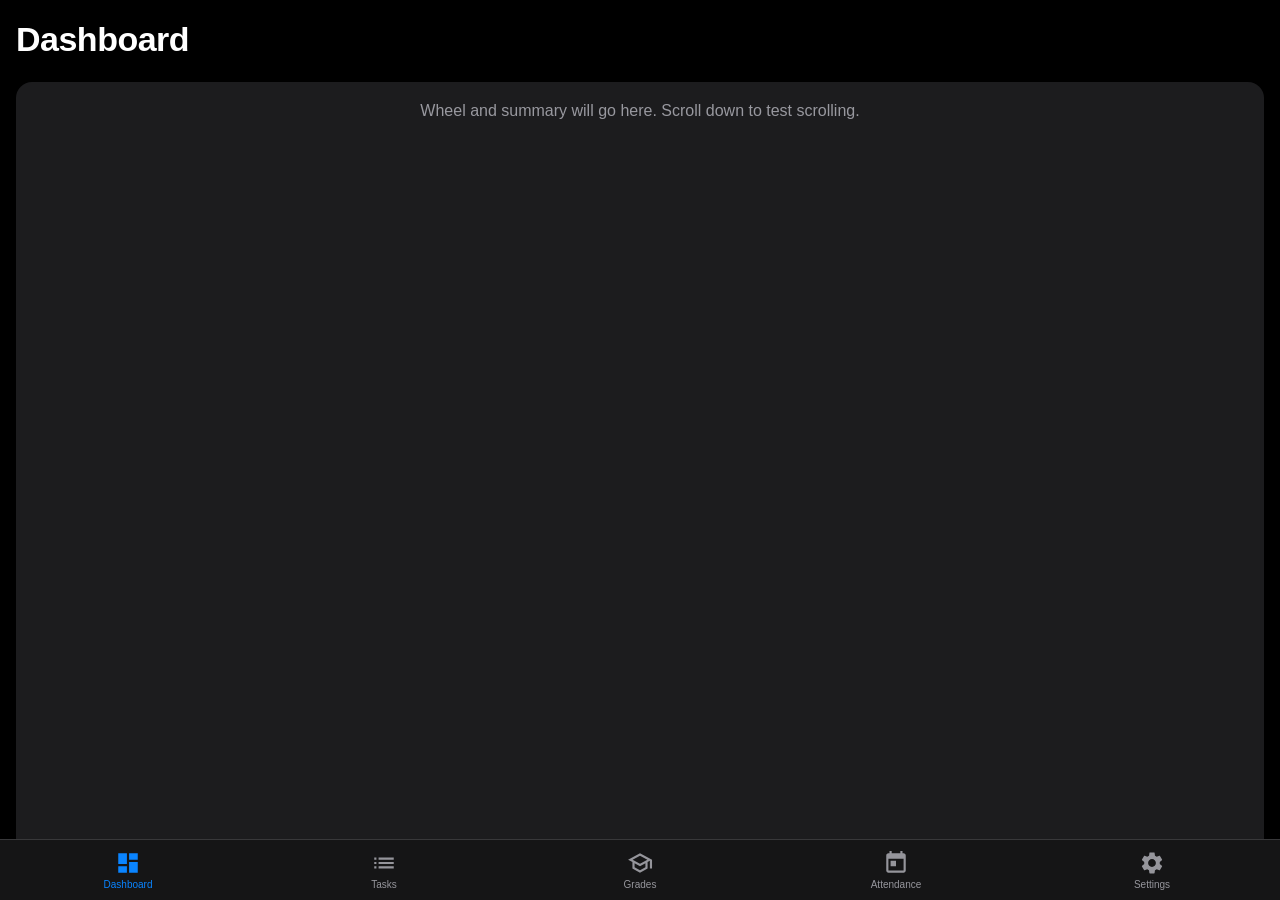
<file: app.html.html>
<!DOCTYPE html>
<html lang="en">
<head>
<meta charset="utf-8">
<!-- Essential iOS Web App Meta Tags -->
<meta name="viewport" content="width=device-width, initial-scale=1, maximum-scale=1, user-scalable=no, viewport-fit=cover">
<meta name="apple-mobile-web-app-capable" content="yes">
<meta name="apple-mobile-web-app-status-bar-style" content="black-translucent">
<meta name="theme-color" content="#000000">
<title>Tracker</title>
<style>
  :root {
    /* iOS True Dark Mode Palette */
    --bg: #000000;
    --card: #1C1C1E;
    --text: #FFFFFF;
    --sub: rgba(235, 235, 245, 0.6);
    --tint: #0A84FF; /* iOS Blue */
    --nav-bg: rgba(28, 28, 30, 0.75);
    --line: #38383A;
  }

  * { box-sizing: border-box; -webkit-tap-highlight-color: transparent; }
  
  html, body {
    margin: 0; 
    padding: 0;
    background: var(--bg);
    color: var(--text);
    font-family: -apple-system, BlinkMacSystemFont, "SF Pro Text", "Segoe UI", Roboto, sans-serif;
    -webkit-user-select: none;
    user-select: none;
    width: 100vw;
    height: 100vh;
    overflow: hidden; /* Prevent body bounce */
  }

  /* Main scrollable content area */
  .content {
    position: absolute;
    top: 0;
    left: 0;
    right: 0;
    bottom: calc(60px + env(safe-area-inset-bottom)); /* Leave room for nav */
    overflow-y: auto;
    -webkit-overflow-scrolling: touch;
    padding: env(safe-area-inset-top) 16px 20px 16px;
  }

  /* View container logic */
  .view { display: none; animation: fadeIn 0.2s ease-out; }
  .view.active { display: block; }
  
  @keyframes fadeIn {
    from { opacity: 0; transform: translateY(5px); }
    to { opacity: 1; transform: translateY(0); }
  }

  /* Temporary Headers for testing views */
  h1 { font-size: 34px; font-weight: 800; margin-top: 20px; letter-spacing: -0.5px; }
  .placeholder-card { background: var(--card); height: 800px; border-radius: 16px; padding: 20px; margin-top: 20px; color: var(--sub); text-align: center;}

  /* Bottom Navigation Bar */
  .nav-bar {
    position: fixed;
    bottom: 0;
    left: 0;
    right: 0;
    background: var(--nav-bg);
    backdrop-filter: blur(20px);
    -webkit-backdrop-filter: blur(20px);
    border-top: 0.5px solid var(--line);
    display: flex;
    justify-content: space-around;
    padding-top: 10px;
    padding-bottom: calc(10px + env(safe-area-inset-bottom));
    z-index: 1000;
  }

  .nav-item {
    display: flex;
    flex-direction: column;
    align-items: center;
    color: var(--sub);
    text-decoration: none;
    font-size: 10px;
    font-weight: 500;
    flex: 1;
  }

  .nav-item.active { color: var(--tint); }
  
  .nav-item svg { width: 26px; height: 26px; margin-bottom: 3px; fill: currentColor; }
</style>
</head>
<body>

  <div class="content">
    <!-- Dashboard View -->
    <div id="view-dashboard" class="view active">
      <h1>Dashboard</h1>
      <div class="placeholder-card">Wheel and summary will go here. Scroll down to test scrolling.</div>
    </div>

    <!-- Assignments View -->
    <div id="view-assignments" class="view">
      <h1>Assignments</h1>
      <div class="placeholder-card">Master task list will go here.</div>
    </div>

    <!-- Grades View -->
    <div id="view-grades" class="view">
      <h1>Grades</h1>
      <div class="placeholder-card">Class summaries and pie charts will go here.</div>
    </div>

    <!-- Attendance View -->
    <div id="view-attendance" class="view">
      <h1>Attendance</h1>
      <div class="placeholder-card">Quick-add attendance logs will go here.</div>
    </div>

    <!-- Settings View -->
    <div id="view-settings" class="view">
      <h1>Settings</h1>
      <div class="placeholder-card">Configuration and App Script URL will go here.</div>
    </div>
  </div>

  <!-- Tab Bar -->
  <div class="nav-bar" id="nav-bar">
    <a href="#" class="nav-item active" data-target="view-dashboard">
      <!-- Icon: Chart/Dashboard -->
      <svg viewBox="0 0 24 24"><path d="M3 13h8V3H3v10zm0 8h8v-6H3v6zm10 0h8V11h-8v10zm0-18v6h8V3h-8z"/></svg>
      Dashboard
    </a>
    <a href="#" class="nav-item" data-target="view-assignments">
      <!-- Icon: List/Check -->
      <svg viewBox="0 0 24 24"><path d="M3 13h2v-2H3v2zm0 4h2v-2H3v2zm0-8h2V7H3v2zm4 4h14v-2H7v2zm0 4h14v-2H7v2zM7 7v2h14V7H7z"/></svg>
      Tasks
    </a>
    <a href="#" class="nav-item" data-target="view-grades">
      <!-- Icon: Education/Hat -->
      <svg viewBox="0 0 24 24"><path d="M12 3L1 9l4 2.18v6L12 21l7-3.82v-6l2.12-1.15V17h2V9L12 3zm6.82 6L12 12.72 5.18 9 12 5.28 18.82 9zM17 15.99l-5 2.73-5-2.73v-3.72l5 2.73 5-2.73v3.72z"/></svg>
      Grades
    </a>
    <a href="#" class="nav-item" data-target="view-attendance">
      <!-- Icon: Calendar/Clock -->
      <svg viewBox="0 0 24 24"><path d="M19 3h-1V1h-2v2H8V1H6v2H5c-1.11 0-1.99.9-1.99 2L3 19c0 1.1.89 2 2 2h14c1.1 0 2-.9 2-2V5c0-1.1-.9-2-2-2zm0 16H5V8h14v11zM7 10h5v5H7v-5z"/></svg>
      Attendance
    </a>
    <a href="#" class="nav-item" data-target="view-settings">
      <!-- Icon: Gear -->
      <svg viewBox="0 0 24 24"><path d="M19.14,12.94c0.04-0.3,0.06-0.61,0.06-0.94c0-0.32-0.02-0.64-0.06-0.94l2.03-1.58c0.18-0.14,0.23-0.41,0.12-0.61 l-1.92-3.32c-0.12-0.22-0.37-0.29-0.59-0.22l-2.39,0.96c-0.5-0.38-1.03-0.7-1.62-0.94L14.4,2.81c-0.04-0.24-0.24-0.41-0.48-0.41 h-3.84c-0.24,0-0.43,0.17-0.47,0.41L9.25,5.35C8.66,5.59,8.12,5.92,7.63,6.29L5.24,5.33c-0.22-0.08-0.47,0-0.59,0.22L2.73,8.87 C2.62,9.08,2.66,9.34,2.86,9.48l2.03,1.58C4.84,11.36,4.8,11.69,4.8,12s0.02,0.64,0.06,0.94l-2.03,1.58 c-0.18,0.14-0.23,0.41-0.12,0.61l1.92,3.32c0.12,0.22,0.37,0.29,0.59,0.22l2.39-0.96c0.5,0.38,1.03,0.7,1.62,0.94l0.36,2.54 c0.05,0.24,0.24,0.41,0.48,0.41h3.84c0.24,0,0.43-0.17,0.47-0.41l0.36-2.54c0.59-0.24,1.13-0.56,1.62-0.94l2.39,0.96 c0.22,0.08,0.47,0,0.59-0.22l1.92-3.32c0.12-0.22,0.07-0.49-0.12-0.61L19.14,12.94z M12,15.6c-1.98,0-3.6-1.62-3.6-3.6 s1.62-3.6,3.6-3.6s3.6,1.62,3.6,3.6S13.98,15.6,12,15.6z"/></svg>
      Settings
    </a>
  </div>

  <script>
    // Simple SPA Tab Switching Logic
    const navItems = document.querySelectorAll('.nav-item');
    const views = document.querySelectorAll('.view');

    navItems.forEach(item => {
      item.addEventListener('click', (e) => {
        e.preventDefault();
        
        // Remove active state from all tabs and views
        navItems.forEach(nav => nav.classList.remove('active'));
        views.forEach(view => view.classList.remove('active'));
        
        // Add active state to clicked tab
        item.classList.add('active');
        
        // Show target view
        const targetId = item.getAttribute('data-target');
        document.getElementById(targetId).classList.add('active');
      });
    });
  </script>
</body>
</html>
</file>
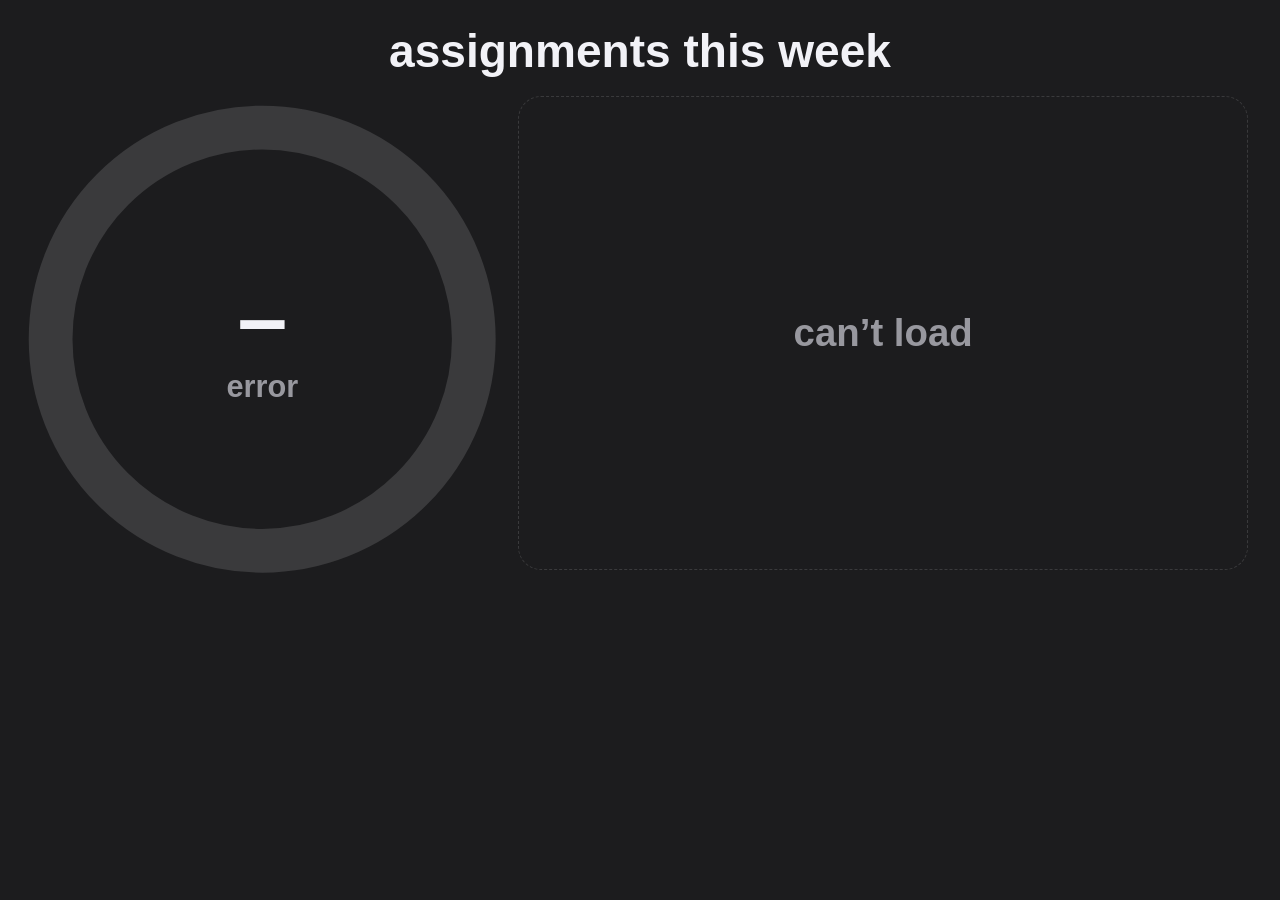
<file: combo.html>
<!DOCTYPE html>
<html>
<head>
<meta charset="utf-8">
<meta name="viewport" content="width=device-width, initial-scale=1, viewport-fit=cover">
<meta name="js-widget-title" content="Assignments + Wheel">
<title>Assignments + Wheel</title>
<style>
  :root {
    --W: 100vw;       
    --RATIO: 0.467;   
    --u: calc(var(--W) / 100);
    --bg:#1c1c1e; --card:#2c2c2e; --line:#3a3a3c; --text:#f2f2f7; --sub:#ebebf599;
  }
  * { box-sizing:border-box; -webkit-tap-highlight-color:transparent; }
  html, body { margin:0; background:var(--bg); color:var(--text); overflow:hidden;
    font-family:-apple-system, BlinkMacSystemFont, "SF Pro Text", "Segoe UI", Roboto, sans-serif;
    -webkit-user-select:none; user-select:none; }
  a { text-decoration:none; color:inherit; }
  .box { position:relative; width:var(--W); height:calc(var(--W) * var(--RATIO)); background:var(--bg); overflow:hidden; }

  .tap {
    --wweb2-overlay-btn-color: rgba(0,0,0,0);
    --wweb2-overlay-btn-press-color: rgba(255,255,255,0.15);
    --wweb2-overlay-btn-padding: 0px;
  }

  .hdr { position:absolute; left:0; width:100%; top:calc(var(--u)*1.5); height:calc(var(--u)*5);
    display:flex; align-items:center; justify-content:center; }
  .htitle { font-weight:700; font-size:calc(var(--u)*3.6); }
  .badge { position:absolute; right:calc(var(--u)*4); background:var(--line); color:#e4e4e7; border-radius:calc(var(--u)*1.2);
    padding:calc(var(--u)*0.5) calc(var(--u)*1.4); font-weight:700; font-size:calc(var(--u)*2.2); }
  
  .toast { position:absolute; left:calc(var(--u)*3.5); top:calc(var(--u)*1.8); width:calc(var(--u)*4.5); height:calc(var(--u)*4.5);
    border-radius:50%; display:flex; align-items:center; justify-content:center; font-weight:800;
    font-size:calc(var(--u)*2.6); color:#1c1c1e; z-index:30; box-shadow: 0 2px 5px rgba(0,0,0,0.3); }
  .toast.good { background:#b2e2b6; }
  .toast.bad  { background:#e4b39b; }
  .toast.load { background:#e2d5f8; font-size:calc(var(--u)*3.2); }

  .wheel { position:absolute; left:calc(var(--u)*1.5); top:calc(var(--u)*7.5); width:calc(var(--u)*38); height:calc(var(--u)*38); }
  .wheel svg { position:absolute; inset:0; width:100%; height:100%; pointer-events:none; }
  .fill { transition: stroke-dasharray .8s cubic-bezier(.165,.84,.44,1); }
  .center { position:absolute; inset:0; display:flex; flex-direction:column; align-items:center; justify-content:center; pointer-events:none; padding:0 calc(var(--u)*6); text-align:center; }
  .pct  { font-weight:800; font-size:calc(var(--u)*7); line-height:1; }
  .frac { font-weight:700; font-size:calc(var(--u)*2.4); color:var(--sub); margin-top:calc(var(--u)*0.4); }

  .arrow { position:absolute; top:0; height:100%; width:50%; z-index:10; background:transparent; display:block; }
  #prev { left:0; border-top-left-radius: 50%; border-bottom-left-radius: 50%; }
  #next { right:0; border-top-right-radius: 50%; border-bottom-right-radius: 50%; }

  .list { position:absolute; left:calc(var(--u)*40.5); right:calc(var(--u)*2.5); top:calc(var(--u)*7.5); height:calc(var(--u)*37);
    display:flex; flex-direction:column; gap:calc(var(--u)*1.2); }
  .row { flex:1 1 0; min-height:0; display:flex; align-items:stretch; background:var(--card); 
    border-radius:calc(var(--u)*2.2); overflow:hidden; font-size:calc(var(--u)*2.6*var(--k,1)); }
  .chk { flex:0 0 calc(var(--u)*5.6); display:flex; align-items:center; justify-content:center; }
  .chk i { display:block; width:calc(var(--u)*2.6*var(--k,1)); height:calc(var(--u)*2.6*var(--k,1));
    border:calc(var(--u)*0.35) solid var(--sub); border-radius:50%; }
  .pill { align-self:center; flex:0 0 auto; border-radius:calc(var(--u)*0.9); padding:calc(var(--u)*0.35) calc(var(--u)*1.1);
    color:#1c1c1e; font-weight:800; font-size:0.8em; line-height:1.2; margin-right:calc(var(--u)*1); }
  .title { align-self:center; flex:1 1 0; min-width:0; text-align:left; font-weight:700; white-space:nowrap; overflow:hidden; text-overflow:ellipsis; }
  .type { align-self:center; flex:0 0 auto; margin-left:calc(var(--u)*0.8); background:var(--line); color:var(--text);
    border-radius:calc(var(--u)*0.7); padding:calc(var(--u)*0.3) calc(var(--u)*0.9); font-weight:800; font-size:0.72em; }
  .due { align-self:center; flex:0 0 auto; margin:0 calc(var(--u)*1.4) 0 calc(var(--u)*1); color:var(--sub); font-weight:600; font-size:0.8em; white-space:nowrap; }
  .empty { flex:1; display:flex; align-items:center; justify-content:center; border:1px dashed var(--line);
    border-radius:calc(var(--u)*1.8); color:var(--sub); font-weight:700; font-size:calc(var(--u)*3); }

  .pop { position:absolute; inset:0; z-index:20; background:rgba(28,28,30,0.94); display:none; align-items:center; justify-content:center; }
  .dialog { width:calc(var(--u)*62); background:var(--bg); border:1px solid var(--line); border-radius:calc(var(--u)*3); padding:calc(var(--u)*3); text-align:center; }
  .q { color:var(--sub); font-weight:700; font-size:calc(var(--u)*2.6); }
  .who { display:flex; align-items:center; justify-content:center; gap:calc(var(--u)*1.2); margin:calc(var(--u)*1.8) 0 calc(var(--u)*2.8); }
  .who .pill { margin-right:0; font-size:calc(var(--u)*2.4); }
  .wname { font-weight:800; font-size:calc(var(--u)*3.2); text-align:left; display:-webkit-box; -webkit-line-clamp:2; -webkit-box-orient:vertical; overflow:hidden; }
  .acts { display:flex; gap:calc(var(--u)*2); }
  .act { flex:1; height:calc(var(--u)*8); border-radius:calc(var(--u)*2.2); display:flex; align-items:center; justify-content:center;
    font-weight:800; font-size:calc(var(--u)*3); }
  .act.cancel { background:var(--line); color:var(--text); }
  .act.ok { background:#fff; color:var(--card); }
</style>
</head>
<body>
<div class="box">
  <div class="hdr" id="hdr"></div>
  <div id="toast-area"></div>

  <div class="wheel">
    <svg id="svg" viewBox="0 0 200 200" preserveAspectRatio="xMidYMid meet"></svg>
    <div class="center"><div class="pct" id="pct">–</div><div class="frac" id="frac">loading</div></div>
    
    <a class="tap arrow" id="prev"  data-act href="#action=prev"></a>
    <a class="tap arrow" id="next"  data-act href="#action=next"></a>
  </div>

  <div class="list" id="list"></div>
  <div class="pop" id="pop"></div>
</div>

<script>
(function () {
  var API   = 'https://script.google.com/macros/s/AKfycbxzDb4jpmzj2rf5wNCncRVA1B6dkNYPQGWTPcEGlGotFaezxDpsLGW9P5pf_Toeew7g/exec';
  var TOKEN = 'wheel-7k2m9q';

  var CUTOUT = 0.6, MAX_THICK = 18, GAP = 2.5, R = 96, MAX_ROWS = 5;

  var COLORS = {
    'bch351':'#b2e2b6','biochem':'#b2e2b6','bio240':'#9ed2f6','anat+phys':'#9ed2f6',
    'bsc494':'#e4b39b','teaching':'#e4b39b','gn427':'#d3f1bf','bioinformatics':'#d3f1bf',
    'gn521':'#91e3d6','molgen':'#91e3d6','pb421':'#c2c7f8','plant phys':'#c2c7f8',
    'phi325':'#fbe0a3','bioethics':'#fbe0a3','e115':'#e2d5f8','computing':'#e2d5f8'
  };
  function colorFor(name) {
    var n = String(name || '').toLowerCase();
    if (COLORS[n]) return COLORS[n];
    var keys = Object.keys(COLORS);
    for (var i = 0; i < keys.length; i++) if (n.indexOf(keys[i]) !== -1) return COLORS[keys[i]];
    return '#A6A6B1';
  }

  function esc(s) { return String(s == null ? '' : s).replace(/&/g,'&amp;').replace(/</g,'&lt;').replace(/>/g,'&gt;').replace(/"/g,'&quot;'); }
  function enc(s) { return encodeURIComponent(s == null ? '' : s); }
  function log(m) { try { if (typeof __wweb2Log === 'function') __wweb2Log(m); } catch (e) {} }
  function msgOf(e) { return String((e && e.message) || e || 'unknown').slice(0, 26); }
  
  function fmtDate(ts) {
    var d = new Date(ts);
    var days = ['sun', 'mon', 'tue', 'wed', 'thu', 'fri', 'sat'];
    return days[d.getDay()] + ' ' + d.getDate();
  }

  var $ = function (id) { return document.getElementById(id); };
  
  var offset = 0; 
  try {
    var savedOffset = localStorage.getItem('wheelOffset');
    if (savedOffset !== null) offset = parseInt(savedOffset, 10);
  } catch (e) {}

  var data = null, ready = false, confirmItem = null, toast = null, lastRings = [], loadErr = '';

  window.__wweb2WaitMillisecondsToWidgetIsReady = function () { return ready ? 0 : 250; };

  ['prev', 'next'].forEach(function (id) { 
    var el = $(id);
    if (el) el.setAttribute('data-h', el.getAttribute('href') || ''); 
  });

  function valid(d) { return d && Array.isArray(d.assignments) && Array.isArray(d.courses); }

  function weekRange() {
    var now = new Date(); now.setDate(now.getDate() + offset * 7);
    var s = new Date(now); s.setDate(now.getDate() - now.getDay()); s.setHours(0,0,0,0);
    var e = new Date(s);   e.setDate(s.getDate() + 6);              e.setHours(23,59,59,999);
    return { s: s.getTime(), e: e.getTime() };
  }
  function weekLabel() {
    if (offset === 0) return 'this week';
    if (offset === -1) return 'last week';
    if (offset === 1) return 'next week';
    return offset > 1 ? 'in ' + offset + ' wks' : Math.abs(offset) + ' wks ago';
  }
  function belongs(course, a) { return a.c && course.toLowerCase().indexOf(String(a.c).toLowerCase()) !== -1; }
  function dashFor(r, pct) { var c = 2 * Math.PI * r, d = pct / 100 * c; return d + ' ' + (c - d); }

  function drawRings(list, animate) {
    var prev = lastRings; lastRings = list;
    var svg = $('svg'), html = '';
    list.forEach(function (g, i) {
      var start = animate ? (prev[i] ? prev[i].pct : 0) : g.pct;
      var base = '<circle cx="100" cy="100" r="' + g.rad + '" fill="none" stroke-width="' + g.w + '"';
      html += base + ' stroke="#3a3a3c"/>' + base + ' class="fill" stroke="' + g.color + '" stroke-dasharray="' + dashFor(g.rad, start) + '" transform="rotate(-90 100 100)"/>';
    });
    svg.innerHTML = html;
    if (animate) {
      requestAnimationFrame(function () { requestAnimationFrame(function () {
        var els = svg.querySelectorAll('.fill');
        for (var i = 0; i < els.length; i++) els[i].setAttribute('stroke-dasharray', dashFor(list[i].rad, list[i].pct));
      }); });
    }
  }

  function renderInner(animate) {
    var wLabel = weekLabel();
    var titleHtml = '<a class="tap htitle" data-act href="#action=refresh">assignments ' + wLabel + '</a>';

    if (!valid(data)) {
      drawRings([{ rad: R - 9, w: 18, pct: 0, color: '#fff' }], false);
      $('pct').textContent = '–';
      $('frac').textContent = loadErr ? 'error' : 'loading';
      $('hdr').innerHTML = titleHtml;
      $('toast-area').innerHTML = '';
      $('list').innerHTML = '<div class="empty">' + (loadErr ? 'can\u2019t load' : 'loading\u2026') + '</div>';
      $('pop').style.display = 'none';
      return;
    }

    var rg = weekRange();
    var week = data.assignments.filter(function (a) { return a.t >= rg.s && a.t <= rg.e; });
    var done = week.filter(function (a) { return a.d; }).length;
    var courses = data.courses.filter(function (c) { return week.some(function (a) { return belongs(c, a); }); });
    var rings = [];
    
    if (!courses.length) rings.push({ rad: R - 9, w: 18, pct: 0, color: '#fff' });
    else {
      var thick = Math.min(MAX_THICK, (R * (1 - CUTOUT)) / courses.length);
      courses.forEach(function (c, i) {
        var mine = week.filter(function (a) { return belongs(c, a); });
        var pct = mine.length ? (mine.filter(function (a) { return a.d; }).length / mine.length) * 100 : 0;
        rings.push({ rad: R - i * thick - thick / 2, w: Math.max(thick - GAP, 2), pct: pct, color: colorFor(c) });
      });
    }
    drawRings(rings, animate);
    $('pct').textContent = (week.length ? Math.round(done / week.length * 100) : 0) + '%';
    $('frac').textContent = done + '/' + week.length + ' done';

    var open = week.filter(function (a) { return !a.d; }).sort(function (x, y) { return (x.t - y.t) || (x.r - y.r); });
    var shown = open.slice(0, MAX_ROWS);
    var badge = open.length > MAX_ROWS ? MAX_ROWS + ' of ' + open.length : open.length + ' due';

    $('hdr').innerHTML = titleHtml + '<span class="badge">' + badge + '</span>';

    if (toast) {
      var sym = toast.msg ? '\u21BB' : (toast.ok ? '\u2713' : '!');
      var cls = toast.msg ? 'load' : (toast.ok ? 'good' : 'bad');
      $('toast-area').innerHTML = '<div class="toast ' + cls + '">' + sym + '</div>';
    } else $('toast-area').innerHTML = '';

    var k = 1 + (MAX_ROWS - Math.max(shown.length, 1)) * 0.08;
    var html = '';
    if (!shown.length) html = '<div class="empty">' + (week.length ? 'all done \u2713' : 'nothing due') + '</div>';
    else {
      shown.forEach(function (a) {
        var href = '#action=ask&row=' + a.r + '&n=' + enc(a.n) + '&c=' + enc(a.c);
        var chk = confirmItem ? '<div class="chk"><i></i></div>' : '<a class="tap chk" data-act href="' + esc(href) + '"><i></i></a>';
        html += '<div class="row" style="--k:' + k + '">' + chk +
          '<span class="pill" style="background:' + colorFor(a.c) + '">' + esc(a.c) + '</span>' +
          '<span class="title">' + esc(a.n) + '</span>' +
          (a.y ? '<span class="type">' + esc(a.y) + '</span>' : '') +
          '<span class="due">' + fmtDate(a.t) + '</span></div>';
      });
    }
    $('list').innerHTML = html;

    var pop = $('pop');
    if (confirmItem) {
      var doneHref = '#action=done&row=' + enc(confirmItem.r) + '&n=' + enc(confirmItem.n) + '&c=' + enc(confirmItem.c);
      pop.innerHTML =
        '<div class="dialog"><div class="q">mark as done?</div>' +
        '<div class="who"><span class="pill" style="background:' + colorFor(confirmItem.c) + '">' + esc(confirmItem.c) + '</span>' +
        '<span class="wname">' + esc(confirmItem.n) + '</span></div>' +
        '<div class="acts"><a class="tap act cancel" data-act href="#action=cancel">cancel</a>' +
        '<a class="tap act ok" data-act href="' + esc(doneHref) + '">yes</a></div></div>';
      pop.style.display = 'flex';
    } else {
      pop.innerHTML = ''; pop.style.display = 'none';
    }
    
    ['prev', 'next'].forEach(function (id) {
      var el = $(id);
      if (el) {
        if (confirmItem) el.removeAttribute('href'); else el.setAttribute('href', el.getAttribute('data-h') || '');
      }
    });
  }

  function render(animate) {
    try { renderInner(animate); } catch (e) {
      log('render error: ' + e);
      try { $('pct').textContent = '!'; $('frac').textContent = 'error: ' + msgOf(e); } catch (e2) {}
    }
  }

  function api(qs, ms) {
    var ctl = new AbortController();
    var t = setTimeout(function () { ctl.abort(); }, ms || 9000);
    var fullUrl = API + '?token=' + enc(TOKEN) + (qs ? '&' + qs : '') + '&_cb=' + Date.now();
    return fetch(fullUrl, { signal: ctl.signal, redirect: 'follow', cache: 'no-store' })
      .then(function (r) { return r.json(); })
      .then(function (j) { clearTimeout(t); if (j && j.error) throw new Error(j.error); return j; },
            function (e) { clearTimeout(t); throw e; });
  }

  function load(then, force) {
    api(force ? 'force=1' : '', 9000)
      .then(function (j) { 
        if (!valid(j)) throw new Error('bad data'); 
        data = j; 
        loadErr = ''; 
        try { localStorage.setItem('wheelDataCache', JSON.stringify(j)); } catch (e) {} 
      })
      .catch(function (e) { log('fetch failed: ' + e); loadErr = msgOf(e); })
      .then(then);
  }

  function findItem(item) {
    if (!valid(data)) return null;
    var list = data.assignments, i;
    for (i = 0; i < list.length; i++) if (String(list[i].r) === String(item.r) && list[i].n === item.n && list[i].c === item.c) return list[i];
    for (i = 0; i < list.length; i++) if (list[i].n === item.n && list[i].c === item.c && !list[i].d) return list[i];
    return null;
  }

  function doDone(item) {
    var m = findItem(item);
    if (m) m.d = true;                     
    toast = { ok: true, msg: 'saving...' };
    
    try { localStorage.setItem('wheelDataCache', JSON.stringify(data)); } catch (e) {} 
    
    render(false); 

    var payload = { token: TOKEN, action: 'done', row: item.r, n: item.n, c: item.c };
    var ctl = new AbortController();
    var t = setTimeout(function () { ctl.abort(); }, 12000);

    fetch(API, {
      method: 'POST',
      body: JSON.stringify(payload),
      headers: { 'Content-Type': 'text/plain' },
      signal: ctl.signal,
      redirect: 'follow'
    })
      .then(function (r) { return r.json(); })
      .then(function (j) {
        clearTimeout(t);
        if (j && j.ok) toast = { ok: true };
        else { if (m) m.d = false; toast = { ok: false }; }
      })
      .catch(function (e) {
        clearTimeout(t); log('done failed: ' + e);
        if (m) m.d = false; toast = { ok: false };
      })
      .then(function () {
        load(function () { render(false); ready = true; }); 
      });
  }

  function navStep(act) {
    if (act === 'prev') offset -= 1; else if (act === 'next') offset += 1; else offset = 0;
    try { localStorage.setItem('wheelOffset', offset); } catch(e) {}
  }
  function itemFrom(p) { return { r: p.get('row'), n: p.get('n') || '', c: p.get('c') || '' }; }
  function isNav(a) { return a === 'prev' || a === 'next' || a === 'today'; }

  function processHashAction() {
    var qs = window.location.hash;
    if (qs.startsWith("#")) qs = qs.substring(1);
    if (!qs) return false;

    var p = new URLSearchParams(qs);
    var act = p.get('action');
    if (!act) return false;

    toast = null;
    var isFetching = false;

    if (isNav(act)) { navStep(act); confirmItem = null; }
    else if (act === 'ask') confirmItem = itemFrom(p);
    else if (act === 'cancel') confirmItem = null;
    else if (act === 'done') { 
      var it = itemFrom(p); confirmItem = null; 
      window.history.replaceState(null, null, ' ');
      doDone(it); 
      isFetching = true; 
    }
    else if (act === 'refresh') {
      offset = 0;
      try { localStorage.setItem('wheelOffset', offset); } catch(e) {}
      toast = { ok: true, msg: 'refreshing...' };
      render(false);
      window.history.replaceState(null, null, ' ');
      load(function () { toast = null; render(false); ready = true; }, true); 
      isFetching = true;
    }
    window.history.replaceState(null, null, ' ');
    return isFetching;
  }
  
  document.addEventListener('click', function (ev) {
    var a = ev.target.closest ? ev.target.closest('a[data-act]') : null;
    if (!a) return;
    ev.preventDefault();
    ev.stopPropagation();

    ready = false; 

    window.location.hash = a.getAttribute('href');
    var isFetchingData = processHashAction();
    render(true);

    if (!isFetchingData) {
      setTimeout(function() { ready = true; }, 150);
    }
  });

  var hasCache = false;
  try {
    var cached = localStorage.getItem('wheelDataCache');
    if (cached) {
      data = JSON.parse(cached);
      hasCache = true;
    }
  } catch (e) {}

  var loadingData = processHashAction();

  if (hasCache) render(false);

  if (!loadingData) {
    load(function () { 
      render(false); 
      ready = true; 
    });
  }
})();
</script>
</body>
</html>
</file>
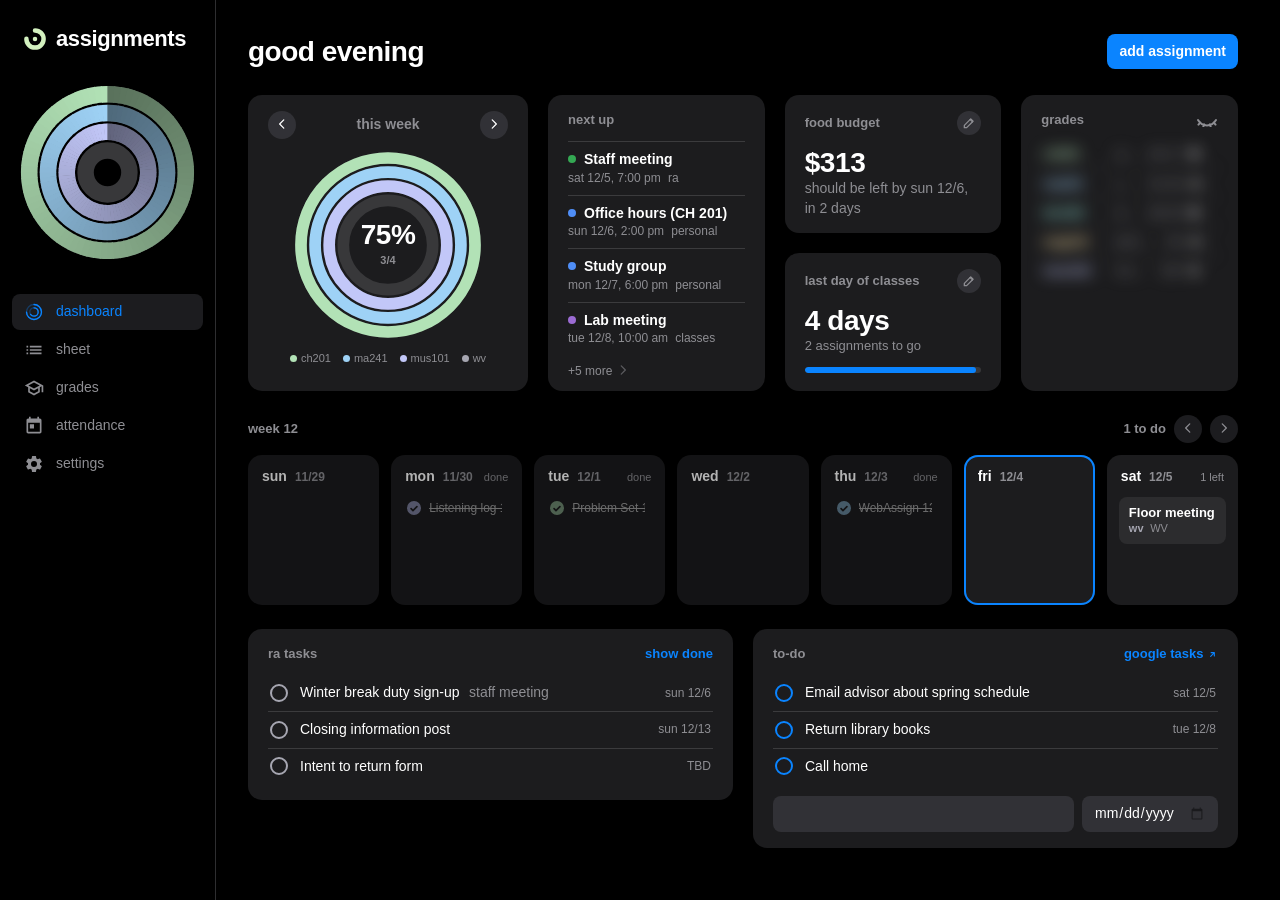
<file: desktop.html>
<!DOCTYPE html>
<html lang="en">
<head>
<meta charset="utf-8">
<meta name="viewport" content="width=device-width, initial-scale=1">
<meta name="theme-color" content="#000000">
<link rel="shortcut icon" href="https://ssl.gstatic.com/docs/spreadsheets/spreadsheets-2026-v3.ico">
<link rel="apple-touch-icon" href="icon-ipad.png">
<link rel="manifest" href="desktop.webmanifest">
<meta name="apple-mobile-web-app-capable" content="yes">
<meta name="mobile-web-app-capable" content="yes">
<meta name="apple-mobile-web-app-status-bar-style" content="black">
<meta name="apple-mobile-web-app-title" content="assignments">
<title>assignments</title>
<link rel="stylesheet" href="fonts/newsreader.css">
<script>try{var t=localStorage.getItem('wheel-theme');t=t&&t.replace(/"/g,'');if(t==='light'||t==='elegant'||t==='moody')document.documentElement.setAttribute('data-theme',t)}catch(e){}</script>
<link rel="stylesheet" href="tokens.css">
<style>
  /* same tokens and themes as the phone app (2.38) */
  :root { --bg: #000; --card: #1C1C1E; --card2: #2C2C2E; --text: #fff; --sub: #8E8E93; --tint: #0A84FF; --sep: rgba(84,84,88,.55); --fill: rgba(118,118,128,.24);
    --track: #38383A; --press: #2C2C2E; --chkc: #1C1C1E; --ph: #636366; --dtrack: rgba(255,255,255,.1); --red: #FF453A;
    --serif: ui-serif, "New York", "Iowan Old Style", Georgia, serif; color-scheme: dark; }
  html[data-theme=light] { --bg: #F2F2F7; --card: #fff; --card2: #F2F2F7; --text: #000; --sub: #6C6C70; --tint: #007AFF; --sep: rgba(60,60,67,.22); --fill: rgba(120,120,128,.12);
    --track: #E5E5EA; --press: #E5E5EA; --chkc: #fff; --ph: #C7C7CC; --dtrack: rgba(60,60,67,.12); --red: #FF3B30; color-scheme: light; }
  html[data-theme=elegant] { --bg: #E5E3DF; --card: #F4F3F0; --card2: #EBE9E5; --text: #183C40; --sub: #5E6E63; --tint: #2F6B4A; --sep: rgba(24,60,64,.17); --fill: rgba(24,60,64,.09);
    --track: #D6D3CD; --press: #EBE9E5; --chkc: #F4F3F0; --ph: #9F9C96; --dtrack: rgba(24,60,64,.12); --red: #A33A55; --serif: "Newsreader", ui-serif, Georgia, serif; color-scheme: light; }
  html[data-theme=moody] { --bg: #111111; --card: #1B1B1B; --card2: #272727; --text: #E6DCC8; --sub: #A3A3A3; --tint: #9DB27F; --sep: rgba(255,255,255,.13); --fill: rgba(255,255,255,.09);
    --track: #2B2B2B; --press: #272727; --chkc: #111111; --ph: #666666; --dtrack: rgba(255,255,255,.10); --red: #D8728A; --serif: "Newsreader", ui-serif, Georgia, serif; }
  html[data-theme=elegant] .card { box-shadow: inset 0 0 0 .5px rgba(24,60,64,.14), var(--e1); }
  html[data-theme=moody] .card { box-shadow: inset 0 0 0 .5px rgba(255,255,255,.07); }
  html[data-theme=elegant] h1, html[data-theme=moody] h1, html[data-theme=elegant] .big, html[data-theme=moody] .big, html[data-theme=elegant] .wpct, html[data-theme=moody] .wpct,
  html[data-theme=elegant] .dl, html[data-theme=moody] .dl { font-family: var(--serif); font-weight: 500; letter-spacing: 0; font-variant-numeric: lining-nums tabular-nums; }
  html[data-theme=elegant] h1, html[data-theme=moody] h1 { font-size: var(--fs-large); }

  * { box-sizing: border-box; }
  html, body { margin: 0; height: 100%; background: var(--bg); color: var(--text);
    font: 14px/1.4 -apple-system, BlinkMacSystemFont, "SF Pro Text", "Segoe UI", Roboto, sans-serif; -webkit-font-smoothing: antialiased; }
  body { transition: opacity var(--dur) var(--ease); }
  button, input, select, textarea { font: inherit; color: inherit; }
  button { cursor: pointer; }
  a { color: var(--tint); text-decoration: none; }
  .app { display: grid; grid-template-columns: 216px 1fr; height: 100vh; }

  /* sidebar */
  .side { padding: 24px 12px; display: flex; flex-direction: column; gap: 2px; border-right: .5px solid var(--sep); overflow-y: auto; }
  .brand { font-size: var(--fs-title2); font-weight: 700; letter-spacing: -.4px; padding: 0 12px 20px; display: flex; align-items: center; gap: 10px; } .brand .logo { flex: none; display: block; }
  .nav { display: flex; align-items: center; gap: 12px; padding: 8px 12px; border-radius: var(--r-ctl); color: var(--sub); border: 0; background: none; text-align: left; font-weight: 500; }
  .nav svg { width: 20px; height: 20px; flex: none; }
  .nav:hover { background: var(--fill); color: var(--text); }
  .nav.on { background: var(--fill); color: var(--tint); }
  .grow { flex: 1; }
  .sync { display: none !important; }
  .nav[data-view=settings] svg { transition: color var(--dur); } .side.busy .nav[data-view=settings] svg { animation: gearspin 2.4s linear infinite; } .side.off .nav[data-view=settings] svg { color: var(--red); }
  @keyframes gearspin { to { transform: rotate(360deg); } } @media (prefers-reduced-motion: reduce) { .side.busy .nav[data-view=settings] svg { animation-duration: 4s; } }
  .sync i { width: 7px; height: 7px; border-radius: 50%; background: var(--green); }
  .sync.off i { background: var(--red); } .sync.busy i { background: var(--yellow); }
  .addbtn { margin: 4px 0 12px; display: flex; align-items: center; justify-content: center; gap: 8px; padding: 8px; border-radius: var(--r-ctl); border: 0; background: var(--tint); color: #fff; font-weight: 600; }
  html[data-theme=elegant] .addbtn, html[data-theme=moody] .addbtn, html[data-theme=elegant] .btn.tint, html[data-theme=moody] .btn.tint { color: var(--bg); }

  /* main */
  /* scrollbars in the theme's colors instead of the browser's default */
  * { scrollbar-width: thin; scrollbar-color: var(--sbar, rgba(128,128,128,.4)) transparent; }
  ::-webkit-scrollbar { width: 10px; height: 10px; } ::-webkit-scrollbar-track { background: transparent; }
  ::-webkit-scrollbar-thumb { background: var(--sbar, rgba(128,128,128,.4)); border-radius: var(--r-md); border: 2px solid transparent; background-clip: padding-box; }
  ::-webkit-scrollbar-thumb:hover { background: var(--sbar2, rgba(128,128,128,.6)); background-clip: padding-box; border: 2px solid transparent; } ::-webkit-scrollbar-corner { background: transparent; }
  :root { --sbar: rgba(235,235,245,.22); --sbar2: rgba(235,235,245,.36); } html[data-theme=light] { --sbar: rgba(60,60,67,.24); --sbar2: rgba(60,60,67,.4); }
  html[data-theme=elegant] { --sbar: rgba(24,60,64,.22); --sbar2: rgba(24,60,64,.38); } html[data-theme=moody] { --sbar: rgba(230,220,200,.2); --sbar2: rgba(230,220,200,.34); }
  main { overflow-y: auto; padding: 32px 32px 80px; position: relative; }
  .view { display: none; max-width: 1320px; margin: 0 auto; }
  .view.on { display: block; }
  html:not(.m-page) .view.fade { animation: none; }
  @keyframes fade { from { opacity: 0; transform: translateY(3px); } }
  h1 { font-size: var(--fs-title1); font-weight: 700; letter-spacing: -.5px; margin: 0; text-transform: lowercase; }
  .head { display: flex; align-items: center; gap: 16px; margin-bottom: 24px; }
  .head .tools { margin-left: auto; display: flex; gap: 8px; align-items: center; } .btn.ic { display: inline-flex; align-items: center; justify-content: center; padding-left: 10px; padding-right: 10px; align-self: stretch; color: inherit; } .btn.ic svg { width: 15px; height: 15px; }
  .gsw { height: calc(100vh - 196px); border-radius: var(--r-card); overflow: hidden; background: #fff; } #main.gsmode { overflow: hidden; padding-bottom: 0; } #gshost:not(.on) { position: absolute; left: -10000px; top: 0; width: 1200px; height: 700px !important; visibility: hidden; pointer-events: none; } #main.gsmode .stick.gs { position: static; } .gsw iframe { width: 100%; height: 100%; border: 0; display: block; }
  .card { background: var(--card); border-radius: var(--r-card); padding: 16px 20px; }
  .ct { font-size: var(--fs-sub); font-weight: 600; color: var(--sub); letter-spacing: 0; margin: 0 0 12px; display: flex; align-items: center; gap: 8px; } .ct b { font-weight: 700; }
  .ct .r { margin-left: auto; text-transform: none; letter-spacing: 0; font-weight: 600; display: flex; gap: 8px; align-items: center; }
  .btn { border: 0; background: var(--fill); padding: 8px 12px; border-radius: var(--r-ctl); font-weight: 600; }
  .btn:hover { filter: brightness(1.15); }
  .btn.tint { background: var(--tint); color: #fff; }
  .btn.on { box-shadow: inset 0 0 0 2px var(--tint); }
  .link { border: 0; background: none; color: var(--tint); font-weight: 600; padding: 0; }
  .iconbtn { border: 0; background: var(--fill); width: 28px; height: 28px; border-radius: 50%; display: inline-flex; align-items: center; justify-content: center; font-size: var(--fs-headline); line-height: 1; padding: 0 0 2px; }
  .empty { color: var(--sub); padding: 16px 0; text-align: center; }
  .muted { color: var(--sub); }
  .seg { display: inline-flex; background: var(--fill); border-radius: var(--r-ctl); padding: 2px; flex: none; }
  .seg button { border: 0; background: none; padding: 4px 12px; border-radius: var(--r-ctl); font-weight: 600; font-size: var(--fs-sub); }
  .seg button.on { background: #636366; box-shadow: var(--e1); } html[data-theme=elegant] .seg button.on { background: var(--card); } html[data-theme=moody] .seg button.on { background: #3A3A3A; }
  /* selected segment: the same raised pill as the phone */
  html[data-theme=light] .seg button.on { background: #fff; }
  input.txt, select.txt { background: var(--fill); border: 0; border-radius: var(--r-ctl); padding: 8px 12px; outline: none; }
  input.txt:focus, select.txt:focus { box-shadow: 0 0 0 2px var(--tint); }
  select.txt { -webkit-appearance: none; appearance: none; padding-right: 32px; cursor: pointer; background-image: linear-gradient(45deg, transparent 50%, var(--sub) 50%), linear-gradient(-45deg, transparent 50%, var(--sub) 50%); background-size: 5px 5px; background-position: calc(100% - 17px) 52%, calc(100% - 12px) 52%; background-repeat: no-repeat; }
  input.txt[type=date] { font-variant-numeric: tabular-nums; cursor: pointer; } input.txt[type=date]::-webkit-calendar-picker-indicator { opacity: .45; cursor: pointer; } input.txt[type=date]::-webkit-calendar-picker-indicator:hover { opacity: .8; }
  input.txt[type=date]::-webkit-datetime-edit-fields-wrapper { padding: 0; } html:not([data-theme=light]):not([data-theme=elegant]) input[type=date]::-webkit-calendar-picker-indicator { filter: invert(1); }
  .chk { flex: none; width: 18px; height: 18px; border-radius: 50%; border: 2px solid var(--c, var(--sub)); background: none; padding: 0; display: flex; align-items: center; justify-content: center; }
  .chk svg { opacity: 0; } .done > .chk, .chk.on { background: var(--c, var(--sub)); } .done > .chk svg, .chk.on svg { opacity: 1; }

  /* dashboard */
  .glance { display: grid; grid-template-columns: 280px repeat(3, minmax(0, 1fr)); grid-auto-rows: 296px; gap: 20px; margin-bottom: 24px; }
  .glance > .card, .glance > .col { min-height: 0; overflow: hidden; }
  .glance .col { display: grid; grid-template-rows: 1fr 1fr; gap: 20px; }
  .wk { display: flex; align-items: center; justify-content: space-between; }
  .wk .lbl { font-weight: 700; color: var(--sub); }
  .wheel { position: relative; width: 196px; height: 196px; margin: 8px auto 8px; }
  .wheel svg { position: absolute; inset: 0; width: 100%; height: 100%; }
  .wheel .c { pointer-events: none; position: absolute; inset: 0; display: flex; flex-direction: column; align-items: center; justify-content: center; }
  .wpct { font-size: var(--fs-title1); font-weight: 700; letter-spacing: -.5px; line-height: 1; } .wpct.full { font-size: var(--fs-title2); }
  .wfrac { color: var(--sub); font-weight: 700; margin-top: 4px; font-size: var(--fs-caption); font-variant-numeric: tabular-nums; }
  .legend { display: flex; flex-wrap: wrap; gap: 4px 12px; justify-content: center; font-size: var(--fs-caption); color: var(--sub); }
  .legend b { display: inline-block; width: 7px; height: 7px; border-radius: var(--r-xs); margin-right: 4px; }
  .big { font-size: var(--fs-title1); font-weight: 700; letter-spacing: -.4px; line-height: 1.15; }
  .ev { padding: 8px 0; border-top: .5px solid var(--sep); } .ev:first-of-type { border-top: 0; padding-top: 2px; }
  .ev .n { font-weight: 600; white-space: nowrap; overflow: hidden; text-overflow: ellipsis; } .ev .w { color: var(--sub); font-size: var(--fs-footnote); }
  .bar { height: 6px; border-radius: var(--r-mark); background: var(--track); overflow: hidden; margin-top: 12px; } .bar i { display: block; height: 100%; background: var(--tint); border-radius: var(--r-mark); }
  .glist { display: grid; gap: 2px; }
  .glist button { display: grid; grid-template-columns: 64px minmax(0, 1fr) auto 26px; gap: 8px; align-items: baseline; border: 0; background: none; padding: 4px 2px; text-align: left; border-bottom: .5px solid var(--sep); font-size: var(--fs-sub); }
  .glist button:last-child { border-bottom: 0; } .glist button:hover { background: var(--fill); border-radius: var(--r-sm); }
  .glist .nm { color: var(--sub); white-space: nowrap; overflow: hidden; text-overflow: ellipsis; } .glist .gn { color: var(--sub); text-align: right; font-variant-numeric: tabular-nums; } .glist .gl { text-align: left; font-weight: 700; }   /* like the report card: numbers line up on the right, letters on the left */
  .eyebtn { border: 0; background: none; color: var(--sub); padding: 2px 0; display: flex; } .eyebtn:hover { color: var(--text); }
  .iconbtn.sm { width: 24px; height: 24px; font-size: var(--fs-sub); padding: 0; color: var(--sub); }
  .btn.sm { padding: 4px 12px; font-size: var(--fs-footnote); }
  .cchips { display: flex; flex-wrap: wrap; gap: 8px; margin: 0 0 16px; }
  .cchip { display: inline-flex; align-items: center; gap: 8px; border: 0; border-radius: var(--r-card); padding: 8px 12px; font-size: var(--fs-sub); font-weight: 600; background: var(--fill); color: var(--text); cursor: pointer; }
  .cchip i { width: 9px; height: 9px; border-radius: var(--r-xs); background: var(--c); } .cchip.off { opacity: .45; } .cchip.off i { background: transparent; box-shadow: inset 0 0 0 1.5px var(--c); }
  .upl .dh { font-size: var(--fs-sub); font-weight: 600; color: var(--sub); margin: 16px 0 8px; }
  .upl .ev { display: flex; gap: 12px; align-items: flex-start; border-top: 0; padding: 8px 0; } .upl .ev .cdot { margin-top: 4px; flex: none; }
  .card.up { cursor: pointer; } .card.up .ev .w { white-space: nowrap; overflow: hidden; text-overflow: ellipsis; } .card.up .more { color: var(--sub); font-size: var(--fs-footnote); margin-top: 8px; }
  .cdot { display: inline-block; width: 8px; height: 8px; border-radius: var(--r-xs); margin-right: 8px; vertical-align: 1px; }
  .one { white-space: nowrap; overflow: hidden; text-overflow: ellipsis; }
  .cdbody { height: 86px; display: flex; flex-direction: column; } .cdsub { font-size: var(--fs-sub); line-height: 1.35; } .cdsub .one { max-width: 100%; }
  .cdf { display: grid; gap: 8px; align-content: start; } .cdf .txt { width: 100%; height: 36px; padding-top: 0; padding-bottom: 0; } .cdf .two { display: grid; grid-template-columns: 1fr 1fr; gap: 8px; }
  .dcell { position: relative; display: flex; align-items: center; gap: 8px; height: 30px; padding-left: 8px; }
  .calbtn { border: 0; background: none; padding: 0; color: var(--sub); opacity: .55; display: flex; flex: none; } .calbtn:hover { opacity: 1; color: var(--text); }
  .dtxt { font-size: var(--fs-sub); font-variant-numeric: tabular-nums; white-space: nowrap; }
  input.dtin { border: 0; background: none; color: inherit; font-family: inherit; padding: 0; margin: 0; width: 92px; height: 26px; outline: none; border-radius: var(--r-sm); } input.dtin:focus { background: var(--fill); padding-left: 4px; } input.dtin.bad { color: var(--red); }
  .grid tr.row.late .dtxt { color: var(--red); font-weight: 700; }
  .dcell input.dpick { position: absolute; left: 6px; top: 3px; width: 22px; height: 24px; opacity: 0; padding: 0; border: 0; z-index: 1; }
  .fchip .g.test { color: var(--tint); font-weight: 700; } .fchip .g.up { color: color-mix(in srgb, #4FA36A 45%, var(--sub)); } .fchip .g.down { color: color-mix(in srgb, #C0645A 45%, var(--sub)); }
  .fchip .g { transition: color var(--dur); }
  .gl { display: grid; grid-template-columns: 1fr 1fr; gap: 8px 8px; }
  .gl button { display: flex; align-items: baseline; gap: 8px; border: 0; background: var(--card2); border-radius: var(--r-ctl); padding: 8px 8px; text-align: left; min-width: 0; }
  .gl .dl { font-weight: 700; font-size: var(--fs-headline); min-width: 24px; } .gl .cn { font-size: var(--fs-footnote); font-weight: 700; white-space: nowrap; } .gl .cp { font-size: var(--fs-caption); color: var(--sub); margin-left: auto; }
  .masked { filter: blur(8px); pointer-events: none; user-select: none; } .big.masked { filter: blur(16px); }
  .weekbar { display: flex; align-items: center; gap: 12px; margin-bottom: 12px; }
  .weekbar .t { font-size: var(--fs-sub); font-weight: 600; color: var(--sub); }
  .weekbar .r { margin-left: auto; display: flex; gap: 8px; align-items: center; font-size: var(--fs-sub); color: var(--sub); font-weight: 600; }
  .days { display: grid; grid-template-columns: repeat(7, minmax(0, 1fr)); gap: 12px; margin-bottom: 24px; }
  .day { background: var(--card); border-radius: var(--r-card); padding: 12px; min-height: 150px; display: flex; flex-direction: column; gap: 8px; }
  .day.today { box-shadow: inset 0 0 0 2px var(--tint); }
  .day.past { opacity: .7; }
  .dh { display: flex; align-items: baseline; gap: 8px; padding: 0 2px 2px; }
  .dh .dn { font-weight: 700; text-transform: lowercase; } .dh .dd { color: var(--sub); font-size: var(--fs-footnote); font-weight: 600; } .dh .dc { margin-left: auto; font-size: var(--fs-caption); color: var(--sub); white-space: nowrap; } .dh { min-width: 0; } .dh .dd { white-space: nowrap; }
  .chip { position: relative; display: flex; gap: 8px; align-items: flex-start; padding: 8px 10px; border-radius: var(--r-ctl); --cb: var(--card2); background: var(--cb); transition: opacity var(--dur); }
  .chip .tx { min-width: 0; flex: 1; } .chip .nm { font-size: var(--fs-sub); font-weight: 600; line-height: 1.25; hyphens: auto; -webkit-hyphens: auto; display: -webkit-box; -webkit-line-clamp: 2; -webkit-box-orient: vertical; overflow: hidden; }
  .chip .mt { font-size: var(--fs-caption); color: var(--sub); } .chip .mt .acode { color: var(--ci, var(--c)); font-weight: 600; }
  .gp + .gp { margin-left: .6em; }
  .chip[data-act=asg]:hover { --cb: color-mix(in srgb, var(--c) 10%, var(--card2)); }
  .chip .chk { margin-top: 1px; } .chip.done .chk { width: 14px; height: 14px; margin-top: 0; }
  /* open cards with a mouse: no circle; hovering splits the card into check (left half) and edit (right half) */
  .chip .split { position: absolute; inset: 0; z-index: 2; display: grid; grid-template-columns: 1fr 1fr; gap: 4px; padding: 4px; border-radius: inherit; background: var(--cb); opacity: 0; pointer-events: none; transition: opacity var(--dur-fast); }
  .chip .split button { border: 0; border-radius: max(4px, calc(var(--r-ctl) - 4px)); display: flex; align-items: center; justify-content: center; padding: 0; transition: background-color var(--dur-fast), filter var(--dur-fast), color var(--dur-fast); }
  .chip .split .sk { background: var(--c, var(--sub)); } .chip .split .se { background: color-mix(in srgb, var(--text) 9%, var(--card2)); color: var(--sub); } .chip .split svg { width: 16px; height: 16px; }
  .chip .split .sk:hover { filter: brightness(1.07); } .chip .split .se:hover { color: var(--text); background: color-mix(in srgb, var(--text) 14%, var(--card2)); }
  @media (hover: hover) { .chip:not(.done) > .chk { display: none; } .chip:not(.done):hover .split, .chip:not(.done):focus-within .split { opacity: 1; pointer-events: auto; } }
  .chip.done .split { display: none; } @media (hover: none) { .chip .split { display: none; } .chip { -webkit-touch-callout: none; -webkit-user-select: none; user-select: none; } }   /* touch: the circle checks it off, a hold edits it */
  body.dragon .chip .split { opacity: 0 !important; } .chip.done[data-act=asg] { cursor: pointer; } .chip.done[data-act=asg]:hover { background: var(--fill); }
  .chip.dragging { opacity: .35; } .day { transition: box-shadow var(--dur-fast), background-color var(--dur-fast); } .day.drop { box-shadow: inset 0 0 0 2px var(--tint); background: color-mix(in srgb, var(--tint) 8%, var(--card)); }
  body.dragon .chip { cursor: grabbing; }
  .pop.paste { width: 600px; } .pvbox { padding: 4px 16px 8px; } .popset textarea.txt { display: block; width: 100%; max-width: none; height: auto; min-height: 120px; padding: 8px 10px; resize: vertical; font: inherit; font-size: var(--fs-sub); line-height: 1.4; }
  .pvtab { width: calc(100% - 32px); margin: 0 16px; border-collapse: collapse; } .pvtab td { padding: 4px 4px; } .popset .pvtab .txt { width: 100%; max-width: none; } .pvtab td:nth-child(1) { width: 22px; } .pvtab td:nth-child(2) { width: 140px; } .pvtab td:nth-child(4) { width: 64px; }
  .pvtab tr.off .txt { opacity: .4; } .pvty { text-transform: uppercase; }
  .pop.asg { width: 330px; } .aefm .row { height: 40px; } .popset .txt.aenm { display: block; width: calc(100% - 32px); max-width: none; margin: 2px 16px 6px; font-weight: 600; }
  .popset .aefm .txt { height: 30px; } .popset .aefm .row .txt { width: 150px; max-width: 150px; } .popset .aefm .row .aeg .txt { width: 69px; } .aefm .aesm { text-align: left; }
 .aeg { display: flex; align-items: center; gap: 6px; } .aeg i { color: var(--sub); font-style: normal; }
  .aeft { display: flex; justify-content: space-between; padding: 10px 16px 8px; } .aedel { color: var(--red); }
  .chip.done { padding: 4px 8px 4px 4px; opacity: .55; background: transparent; align-items: center; }
  .chip.done .nm { font-size: var(--fs-footnote); font-weight: 500; text-decoration: line-through; white-space: nowrap; overflow: hidden; text-overflow: ellipsis; }
  .chip.done .mt { display: none; }
  .overdue { margin-bottom: 24px; } .overdue .row { display: flex; flex-wrap: wrap; gap: 8px; } .overdue .chip { width: 250px; }
  .late { color: var(--red); }
  .pair { display: grid; grid-template-columns: 1fr 1fr; gap: 20px; align-items: start; }
  .xlist .xi { display: flex; gap: 12px; align-items: center; padding: 8px 2px; border-bottom: .5px solid var(--sep); }
  .xlist .xi:last-child { border-bottom: 0; }
  .xlist .xi .t { flex: 1; min-width: 0; } .xlist .xi .d { color: var(--sub); font-size: var(--fs-footnote); white-space: nowrap; } .xlist .xi.done .t { color: var(--sub); text-decoration: line-through; }
  .xlist .xi .d.late { color: var(--red); }
  .addline { display: flex; flex-wrap: wrap; gap: 8px; margin-top: 12px; } .addline input.txt:first-child { flex: 1 1 160px; min-width: 0; } .addline input[type=date] { flex: 0 0 136px; min-width: 0; }

  /* sheet */
  .stick { position: sticky; top: -32px; z-index: 5; background: var(--bg); padding: 32px 0 0; margin-top: -32px; }
  .toolbar { display: flex; gap: 12px; align-items: flex-start; margin-bottom: 12px; }
  .cchips { display: flex; flex-wrap: wrap; gap: 8px; flex: 1; min-width: 0; }
  .fchip { border: 0; padding: 4px 12px 4px; border-radius: var(--r-ctl); background: var(--fill); text-align: left; display: grid; gap: 0; min-width: 70px; }
  .fchip .a { font-weight: 700; font-size: var(--fs-footnote); display: flex; align-items: center; gap: 4px; } .fchip .a b { width: 8px; height: 8px; border-radius: 50%; background: var(--c); }
  .fchip .g { font-size: var(--fs-caption); color: var(--sub); font-weight: 600; font-variant-numeric: tabular-nums; }
  .fchip.on { box-shadow: inset 0 0 0 2px var(--c); background: var(--card); }
  .search { width: 190px; flex: none; height: 41px; padding-left: 36px !important; background: var(--fill) url("data:image/svg+xml,%3Csvg xmlns='http://www.w3.org/2000/svg' viewBox='0 0 24 24' fill='none' stroke='%238E8E93' stroke-width='2.4' stroke-linecap='round'%3E%3Ccircle cx='10.5' cy='10.5' r='6.5'/%3E%3Cpath d='M20 20l-4.6-4.6'/%3E%3C/svg%3E") no-repeat 12px 50% / 15px 15px !important; }
  .toolbar .seg { height: 41px; align-items: stretch; } .toolbar .seg button { padding: 0 12px; }
  .grid tr.draft td { background: var(--fill); }
  .grid td.w36 { position: relative; }
  .addok { border: 0; background: var(--tint); color: #fff; width: 22px; height: 22px; border-radius: 50%; padding: 0; display: flex; align-items: center; justify-content: center; } html[data-theme=elegant] .addok, html[data-theme=moody] .addok { color: var(--bg); }
  .delbtn { border: 0; background: none; color: var(--ph); font-size: var(--fs-headline); line-height: 1; width: 28px; height: 28px; border-radius: var(--r-ctl); padding: 0; } .delbtn:hover, .delbtn:active { color: var(--red); background: var(--fill); }
  .ins { position: absolute; left: -9px; bottom: -9px; z-index: 2; width: 18px; height: 18px; border-radius: 50%; border: 0; background: var(--tint); color: #fff; font-size: var(--fs-callout); line-height: 18px; padding: 0; opacity: 0; transition: opacity var(--dur-fast); }
  html[data-theme=elegant] .ins, html[data-theme=moody] .ins { color: var(--bg); }
  .grid tr.row:hover .ins, .ins:focus { opacity: 1; }
  .grid.b { overflow: visible; } .grid.b tr:last-child td:first-child { border-bottom-left-radius: 14px; } .grid.b tr:last-child td:last-child { border-bottom-right-radius: 14px; }
  table.grid { width: 100%; border-collapse: separate; border-spacing: 0; table-layout: fixed; }
  .grid.h { background: var(--card); border-radius: var(--r-card) var(--r-card) 0 0; }
  .grid.b { background: var(--card); border-radius: 0 0 var(--r-card) var(--r-card); overflow: visible; }
  .grid th { text-align: left; font-size: var(--fs-footnote); color: var(--sub); font-weight: 700; padding: 12px 8px 12px 16px; border-bottom: .5px solid var(--sep); user-select: none; }
  .grid th.s { cursor: pointer; } .grid th.s:hover { color: var(--text); } .grid th.on { color: var(--tint); box-shadow: inset 0 -2px 0 var(--tint); }
  .grid td { padding: 4px 8px; border-bottom: .5px solid var(--sep); vertical-align: middle; height: 38px; }
  .grid tr.row td { background: color-mix(in srgb, var(--c) 13%, var(--card)); }
  html[data-theme=light] .grid tr.row td, html[data-theme=elegant] .grid tr.row td { background: color-mix(in srgb, var(--c) 11%, var(--card)); }
  .grid tr.row:hover td { background: color-mix(in srgb, var(--c) 22%, var(--card)); }
  .ins { display: flex; align-items: center; justify-content: center; }
  .grid tr.row.done .cell.nm { color: var(--sub); }
  .grid tr.row.late .cell.due { color: var(--red); font-weight: 700; }
  .grid tr.row.xp .cell.nm, .grid tr.row.xp .cell.ty { font-weight: 700; font-style: italic; }
  .grid tr.wkh td { background: var(--card2); font-size: var(--fs-footnote); font-weight: 700; color: var(--sub); height: 30px; text-transform: lowercase; }
  .cell { width: 100%; border: 0; background: transparent; padding: 8px 8px; border-radius: var(--r-ctl); outline: none; min-width: 0; text-overflow: ellipsis; }
  .cell:hover { background: var(--fill); } .cell:focus { background: var(--card2); box-shadow: 0 0 0 2px var(--tint); }
  .cell.nm { font-weight: 600; } .cell.ty { color: var(--sub); text-transform: uppercase; } .cell.cl { font-weight: 700; color: var(--ci, var(--c)); -webkit-appearance: none; appearance: none; cursor: pointer; }
  .cell.due { font-variant-numeric: tabular-nums; font-size: var(--fs-sub); padding-right: 2px; } .cell.due::-webkit-calendar-picker-indicator { opacity: .35; }
  .cell.num { text-align: left; font-variant-numeric: tabular-nums; }
  .cell.saving { opacity: .5; } .cell.bad { box-shadow: 0 0 0 2px var(--red); }
  .grid .w36 { padding-left: 12px; }

  /* grades */
  .ccards { display: grid; grid-template-columns: repeat(auto-fill, minmax(230px, 1fr)); gap: 16px; margin-bottom: 20px; }
  .cc { background: var(--card); border-radius: var(--r-card); padding: 16px 20px; border: 0; text-align: left; display: flex; flex-direction: column; gap: 8px; }
  .cc:hover { box-shadow: inset 0 0 0 2px var(--c); }
  .cc .top { display: flex; align-items: center; gap: 8px; font-size: var(--fs-sub); font-weight: 600; color: var(--sub); } .cc .code { font-weight: 700; color: var(--ci, var(--c)); } .cc .nmx { color: var(--sub); }
  .cc .pf { margin-left: auto; font-size: var(--fs-caption); font-weight: 700; color: var(--sub); background: var(--fill); padding: 2px 8px; border-radius: var(--r-sm); }
  .donut { position: relative; width: 150px; height: 150px; margin: 8px auto; }
  .donut svg { width: 100%; height: 100%; }
  .donut .c { position: absolute; inset: 0; display: flex; flex-direction: column; align-items: center; justify-content: center; }
  .donut .dl { font-size: var(--fs-large); font-weight: 700; line-height: 1; } .donut .cp { color: var(--sub); font-weight: 600; margin-top: 4px; font-variant-numeric: tabular-nums; }
  .ccards .gpa { grid-column: span 2; } .ccards .gpa .ct { margin-bottom: 4px; }
  .prow { width: 100%; background: none; border: 0; border-top: .5px solid var(--sep); color: inherit; font: inherit; text-align: left; cursor: pointer; } .prow .chev { color: var(--sub); font-size: var(--fs-headline); line-height: 1; }
  .prow:hover { background: var(--fill); } .set .card > .prow:first-of-type, .set .card > .ct + .prow { border-top: 0; }
  .glance .col > .card { min-height: 0; overflow: hidden; }
  .glance .col.wide1 { grid-template-rows: 3fr 2fr; } .glance .col.wide1 > .card + .card { padding-top: 12px; padding-bottom: 12px; }
  .glance .col.wide1 > .card + .card .ct { margin-bottom: 4px; } .glance .col.wide1 > .card + .card .cdbody { height: auto; } .glance .col.wide1 > .card + .card .big { font-size: var(--fs-title2); }
  .glance .col.wide1 > .card + .card .bar { margin-top: 6px; } .vcard { display: flex; flex-direction: column; }
  .cbars { flex: 1; min-height: 0; display: flex; gap: 8px; align-items: stretch; margin-top: 2px; } .cb { flex: 1; display: flex; flex-direction: column; align-items: center; gap: 4px; min-width: 0; }
  .cbt { flex: 1; width: 100%; max-width: 30px; background: var(--track); border-radius: var(--r-sm); display: flex; align-items: flex-end; }
  .cbt i { position: relative; display: block; width: 100%; border-radius: var(--r-sm); min-height: 2px; transition: height .65s var(--ease); } .cbt b { font-style: normal; position: absolute; left: 0; right: 0; top: 3px; text-align: center; font-size: var(--fs-caption); font-weight: 700; color: #fff; text-shadow: 0 1px 2px rgba(0,0,0,.45); font-variant-numeric: tabular-nums; }
  .cbt b.out { top: auto; bottom: 100%; margin-bottom: 1px; color: var(--sub); }
  .cb span { font-size: var(--fs-caption); line-height: 11px; color: var(--sub); text-align: center; text-transform: lowercase; font-variant-numeric: tabular-nums; }
  .wxrow { flex: 1; display: flex; align-items: center; justify-content: space-between; gap: 8px; } .wxart { width: 74px; height: 60px; flex: none; }
  .set .ntx { white-space: normal; } .tick { color: var(--tint); display: flex; }
  .gpa .big { font-size: var(--fs-display); }
  .gpa { cursor: pointer; } .gpa.hid { align-self: start; } .eyebig { color: var(--sub); height: 52px; display: flex; align-items: center; }
  .how { display: grid; gap: 1px; font-size: var(--fs-footnote); margin-top: 4px; }
  .how div { display: grid; grid-template-columns: minmax(0, 1fr) 48px 44px; gap: 8px; padding: 4px 0; border-top: .5px solid var(--sep); }
  .how .k { white-space: nowrap; overflow: hidden; text-overflow: ellipsis; color: var(--sub); } .how .w, .how .s { text-align: right; font-variant-numeric: tabular-nums; } .how .s { font-weight: 600; }
  .cc .more { font-size: var(--fs-footnote); color: var(--tint); font-weight: 600; margin-top: 4px; }
  .sw { position: relative; width: 44px; height: 26px; flex: none; } .sw input { position: absolute; opacity: 0; inset: 0; margin: 0; cursor: pointer; z-index: 1; }
  .sw i { position: absolute; inset: 0; border-radius: var(--r-card); background: var(--fill); transition: background var(--dur); }
  .sw i::after { content: ''; position: absolute; top: 2px; left: 2px; width: 22px; height: 22px; border-radius: 50%; background: #fff; box-shadow: var(--e1); transition: transform var(--dur) var(--spring); }
  .sw input:checked + i { background: var(--green); } .sw input:checked + i::after { transform: translateX(18px); }
  html[data-theme=elegant] .sw input:checked + i { background: #426345; } html[data-theme=moody] .sw input:checked + i { background: #6B7F52; }
  table.cats { width: 100%; border-collapse: collapse; font-size: var(--fs-sub); }
  .cats th { text-align: left; color: var(--sub); font-weight: 700; font-size: var(--fs-footnote); padding: 8px 4px; border-bottom: .5px solid var(--sep); }
  .cats td { padding: 8px 4px; border-bottom: .5px solid var(--sep); vertical-align: top; } .cats .n { text-align: right; font-variant-numeric: tabular-nums; }
  .cats .note { color: var(--sub); font-size: var(--fs-footnote); }
  ol.trace { margin: 0; padding-left: 24px; font: 12.5px/1.6 ui-monospace, "SF Mono", Menlo, monospace; }
  ol.trace li::marker { color: var(--ph); }

  /* drawer */
  .scrim { position: fixed; inset: 0; background: rgba(0,0,0,.45); opacity: 0; pointer-events: none; transition: opacity var(--dur); z-index: 40; }
  .scrim.on { opacity: 1; pointer-events: auto; }
  .drawer { position: fixed; top: 0; right: 0; bottom: 0; width: min(600px, 92vw); background: var(--bg); box-shadow: -10px 0px 40px var(--sh-4); transform: translateX(105%);
    transition: transform var(--dur-slow) var(--spring); z-index: 50; overflow-y: auto; padding: 24px 24px 60px; visibility: hidden; }
  .drawer.on { transform: none; visibility: visible; }
  .drawer h2 { margin: 0; font-size: var(--fs-title2); font-weight: 700; letter-spacing: -.3px; }
  .dhd { display: flex; align-items: center; gap: 12px; margin-bottom: 20px; } .dhd .x { margin-left: auto; }
  .ref { display: flex; flex-direction: column; gap: 4px; font-size: var(--fs-footnote); color: var(--sub); font-weight: 600; min-width: 0; } .ref i { font-style: normal; display: none; }
  .ref .txt { width: 100%; font-weight: 500; }
  .regrid { display: grid; grid-template-columns: repeat(auto-fill, minmax(150px, 1fr)); gap: 12px 12px; }
  .recut { display: grid; grid-template-columns: repeat(6, 1fr); gap: 8px 12px; } .recut .ref { text-align: center; } .recut .txt { text-align: center; }
  .recat { margin-bottom: 12px; } .rehd { display: flex; gap: 8px; margin-bottom: 12px; } .rehd .txt:first-child { flex: 1; font-weight: 700; }
  .swheel { width: 100%; height: auto; aspect-ratio: 1; padding: 0 6px; margin: 0 0 24px; display: block; flex: none; }
  .slamp { position: relative; height: clamp(240px, 42vh, 368px); margin: 0 0 18px; flex: none; border-radius: 20px; overflow: hidden; background: var(--well); box-shadow: inset 0 2px 5px rgba(0,0,0,.16), inset 0 0 0 .5px var(--sep); }
  .slamp::before { content: ''; position: absolute; inset: 0; background: radial-gradient(120% 55% at 50% 108%, var(--bulb), transparent 70%); pointer-events: none; }   /* an opening into the lamp behind the page, lit warm from below */
  :root { --well: color-mix(in srgb, var(--bg) 92%, #000); --bulb: rgba(255, 176, 92, .10); } html[data-theme=moody] { --well: #0A0A0A; --bulb: rgba(255, 176, 92, .07); } html:not([data-theme]) { --well: #0C0C0E; --bulb: rgba(255, 176, 92, .08); } .slamp[hidden], .swheel[hidden] { display: none; } .slamp canvas { position: absolute; inset: 0; width: 100%; height: 100%; touch-action: none; }   .subnav { display: flex; flex-direction: column; gap: 2px; margin: 2px 0 6px; } .nav.sub { padding: 6px 12px; font-size: var(--fs-sub); gap: 12px; } .nav.sub i { width: 7px; height: 7px; border-radius: 50%; flex: none; margin: 0 7.5px; }
  .cgrid { display: grid; grid-template-columns: 1fr 1.6fr; gap: 16px; margin-bottom: 16px; } @media (max-width: 1100px) { .cgrid { grid-template-columns: 1fr; } }
  .recut.r12 { grid-template-columns: repeat(12, minmax(44px, 1fr)); } @media (max-width: 1000px) { .recut.r12 { grid-template-columns: repeat(6, 1fr); } }
  .tscroll { overflow-x: auto; margin: 0 -4px; } .ctab { min-width: 980px; } .ctab td { vertical-align: middle; padding: 6px 4px; } .ctab .txt { height: 32px; padding: 0 8px; width: 100%; font-size: var(--fs-sub); }
  .ctab .txt.nm { min-width: 140px; font-weight: 600; } .ctab .w1 { width: 64px; } .ctab .w2 { width: 90px; } .ctab .map { min-width: 120px; } .ctab select.txt { min-width: 128px; } .ctab .sc { font-weight: 700; white-space: nowrap; }
  .ctab tr.ec td { background: color-mix(in srgb, var(--tint) 5%, transparent); } .ctab .opts { display: flex; gap: 8px; } .ctab .opt { display: flex; align-items: center; gap: 4px; font-size: var(--fs-caption); color: var(--sub); white-space: nowrap; }
  .recat .rehd .iconbtn { flex: none; } .recat.ec { background: color-mix(in srgb, var(--tint) 6%, var(--card)); } .txt.up { text-transform: uppercase; }
  .readd { display: flex; gap: 8px; } .readd .btn svg { width: 14px; height: 14px; vertical-align: -2px; margin-right: 2px; }
  .refoot { position: sticky; bottom: -24px; display: flex; gap: 8px; align-items: center; justify-content: flex-end; padding: 16px 0 8px; background: var(--bg); }
  .reerr { flex: 1; color: var(--red); font-size: var(--fs-sub); } #re-save:disabled { opacity: .45; cursor: default; }
  .re-prev { grid-template-columns: 1fr 1fr; }
  .kv { display: grid; grid-template-columns: repeat(3, 1fr); gap: 12px; margin-bottom: 16px; }
  .kv .card { padding: 12px 16px; } .kv .k { font-size: var(--fs-footnote); color: var(--sub); font-weight: 600; } .kv .v { font-size: var(--fs-title2); font-weight: 700; }
  .sec { margin-top: 20px; }
  .wi { display: grid; grid-template-columns: 1fr 74px 60px; gap: 8px 8px; align-items: center; font-size: var(--fs-sub); }
  .wi .h { font-size: var(--fs-caption); color: var(--sub); font-weight: 700; }
  .wi .nm { overflow: hidden; text-overflow: ellipsis; white-space: nowrap; } .wi .nm small { color: var(--sub); }
  .wi .cell { background: var(--fill); } .wi .cell.changed { box-shadow: 0 0 0 2px var(--yellow); }
  .delta.up { color: var(--green); } .delta.dn { color: var(--red); }

  /* attendance */
  .acards { display: grid; grid-template-columns: repeat(auto-fill, minmax(250px, 1fr)); gap: 16px; }
  .ac { display: flex; flex-direction: column; }
  .ac .n { font-size: var(--fs-large); font-weight: 700; } .ac .rule { color: var(--sub); font-size: var(--fs-sub); }
  .ac .bottom { margin-top: auto; display: flex; gap: 8px; padding-top: 12px; } .ac .bottom input { flex: 1; min-width: 0; padding: 0 6px 0 10px; height: 32px; font-size: var(--fs-sub); } .ac .bottom .btn { flex: none; padding: 0 12px; height: 32px; font-size: var(--fs-sub); }
  .dates { display: flex; flex-wrap: wrap; gap: 8px; margin: 12px 0 0; }
  .dchip { background: var(--fill); border-radius: var(--r-ctl); padding: 4px 4px 4px 8px; font-size: var(--fs-footnote); font-weight: 600; display: inline-flex; align-items: center; gap: 4px; }
  .dchip button { border: 0; background: none; color: var(--sub); padding: 0 4px; font-size: var(--fs-callout); line-height: 1; }
  .tri { display: grid; grid-template-columns: repeat(3, minmax(0, 1fr)); gap: 20px; align-items: start; }

  /* settings */
  .set { max-width: 640px; display: grid; gap: 16px; }
  .sx { display: grid; grid-template-columns: 240px minmax(0, 1fr); gap: 28px; align-items: start; }
  .sxside { position: sticky; top: 0; display: grid; grid-template-columns: minmax(0, 1fr); gap: 12px; } .sxside > * { box-sizing: border-box; width: 100%; min-width: 0; }
  .sxq { display: flex; align-items: center; gap: 8px; background: var(--fill); border-radius: var(--r-ctl); padding: 0 10px; height: 34px; color: var(--sub); }
  .sxq:focus-within { box-shadow: 0 0 0 2px var(--tint); } .sxq input { flex: 1; min-width: 0; border: 0; background: none; outline: none; color: var(--text); font: inherit; font-size: var(--fs-callout); }
  .sxq input::-webkit-search-cancel-button { filter: grayscale(1); opacity: .6; }
  .sxme { display: flex; align-items: center; gap: 12px; padding: 12px 14px; }
  .sxme .av { width: 44px; height: 44px; border-radius: 50%; flex: none; display: flex; align-items: center; justify-content: center; font-size: var(--fs-title3); font-weight: 600; color: #fff; text-transform: uppercase;
    background: linear-gradient(145deg, color-mix(in srgb, var(--tint) 70%, #fff), var(--tint)); }
  .sxme .who { display: grid; gap: 2px; min-width: 0; } .sxme .who b { font-size: var(--fs-body); } .sxme .who span { font-size: var(--fs-footnote); color: var(--sub); white-space: nowrap; overflow: hidden; text-overflow: ellipsis; }
  .sxnav { padding: 6px; display: grid; gap: 1px; }
  .sxnav button { display: flex; align-items: center; gap: 10px; border: 0; background: none; color: inherit; font: inherit; font-size: var(--fs-callout); padding: 6px 8px; border-radius: var(--r-sm); cursor: pointer; text-align: left; }
  .sxnav button:hover { background: var(--fill); } .sxnav button.on { background: var(--tint); color: #fff; } html[data-theme=elegant] .sxnav button.on, html[data-theme=moody] .sxnav button.on { color: var(--bg); }
  .sxnav .badge { margin-left: auto; font-size: var(--fs-caption); font-weight: 700; min-width: 18px; height: 18px; padding: 0 6px; border-radius: var(--r-ctl); background: var(--fill); display: flex; align-items: center; justify-content: center; }
  .sxnav button.on .badge { background: rgba(255,255,255,.25); }
  .set .row > span.stile:first-child, .sxh .stile { flex: none; }
  .stile { width: 24px; height: 24px; border-radius: var(--r-sm); flex: none; display: inline-flex; align-items: center; justify-content: center; }
  .sxpane { max-width: none; gap: 0; } .sxh { display: flex; align-items: center; gap: 10px; font-size: var(--fs-title3); font-weight: 700; margin: 4px 0 20px; } .sxh .stile { width: 30px; height: 30px; border-radius: var(--r-ctl); }
  .sxh .stile svg { width: 18px; height: 18px; }
  .sgl { font-size: var(--fs-footnote); font-weight: 600; color: var(--sub); margin: 0 0 6px 4px; } .sgrp { padding: 4px 16px; margin-bottom: 24px; } .sgrp .row { min-height: 40px; } .sgrp .prow { padding-left: 0; padding-right: 0; }
  .sgrp .prow .stile { width: 22px; height: 22px; } .sgrp .grow { flex: 1; } .sxnone { padding: 8px 4px; } .sxact { display: flex; justify-content: flex-end; margin-top: -10px; }
  .sxsub { } .sxsub.on { background: var(--fill) !important; color: inherit !important; font-weight: 600; }
  .sx.wide { grid-template-columns: 240px minmax(0, 1fr); } .rehd2 { display: flex; align-items: center; gap: 12px; margin-bottom: 16px; } .rehd2 .sxh { margin: 0; } .rehd2 .tools { margin-left: auto; display: flex; gap: 8px; align-items: center; }
  .scards { display: grid; grid-template-columns: repeat(4, minmax(0, 1fr)); gap: 12px; } .scname { overflow: hidden; text-overflow: ellipsis; white-space: nowrap; max-width: 100%; }
  .scard { position: relative; display: grid; justify-items: start; gap: 2px; padding: 16px; border: 0; text-align: left; color: inherit; font: inherit; cursor: pointer; overflow: hidden; transition: transform var(--dur-fast) var(--ease), box-shadow var(--dur-fast); }
  .scard:hover { box-shadow: inset 0 0 0 1.5px var(--c); }
  .scard .stile { width: 30px; height: 30px; border-radius: var(--r-ctl); margin-bottom: 10px; } .scard .stile svg { width: 17px; height: 17px; }
  .sccode { font-size: var(--fs-headline); font-weight: 700; color: var(--ci, var(--c)); } .scname { font-size: var(--fs-callout); } .scmeta { font-size: var(--fs-footnote); color: var(--sub); margin-top: 6px; }
  .scard .chev { position: absolute; right: 14px; top: 20px; color: var(--sub); }
  .sxpane .txt { height: 30px; padding: 0 10px; font-size: var(--fs-sub); border-radius: var(--r-sm); } .sxpane select.txt { padding-right: 28px; } .sxq { height: 30px; }
  .sgrp .prow + .row { border-top: .5px solid var(--sep); }
  .popset .nwd { font-size: var(--fs-footnote); font-weight: 600; color: var(--sub); padding: 10px 16px 2px; } .popset .row.nwx { height: auto; min-height: 30px; padding-top: 6px; padding-bottom: 6px; } .popset .nwx span { white-space: normal; line-height: 1.3; }
  .termbar[hidden] { display: none !important; } .sxact .btn:disabled { opacity: .45; cursor: default; }
  .termbar { position: sticky; top: -32px; margin: -32px -32px 20px; padding: 10px 32px; z-index: 6; display: flex; align-items: center; gap: 12px; font-size: var(--fs-sub); color: var(--sub);
    background: color-mix(in srgb, var(--tint) 12%, var(--bg)); border-bottom: .5px solid var(--sep); } .termbar b { color: var(--text); } .termbar .btn { margin-left: auto; }
  .rcard { display: grid; grid-template-columns: repeat(3, 1fr); gap: 12px; margin-bottom: 16px; } .rstat { padding: 14px 16px; display: grid; gap: 4px; } .rstat span { font-size: var(--fs-footnote); color: var(--sub); font-weight: 600; } .rstat b { font-size: var(--fs-title1); font-weight: 700; }
  html[data-theme=elegant] .rstat b, html[data-theme=moody] .rstat b { font-family: var(--serif); font-weight: 500; }
  .tchart { padding: 12px 16px 10px; } .tleg { display: flex; gap: 16px; font-size: var(--fs-footnote); color: var(--sub); margin-bottom: 4px; } .tleg i { display: inline-block; width: 10px; height: 10px; border-radius: 50%; margin-right: 6px; vertical-align: -1px; }
  .twrap { position: relative; } .tsvg { width: 100%; height: auto; display: block; overflow: visible; } .tgrid { stroke: var(--sep); stroke-width: .5; } .tax { font-size: var(--fs-caption); fill: var(--sub); } .tval { font-size: var(--fs-footnote); font-weight: 600; fill: var(--text); }
  .tcross { stroke: var(--sub); stroke-width: 1; stroke-dasharray: 2 3; } .thit { fill: transparent; }
  .ttip { position: absolute; top: 0; pointer-events: none; background: var(--card2); border-radius: var(--r-ctl); padding: 8px 10px; font-size: var(--fs-footnote); display: grid; gap: 2px; box-shadow: var(--e2); white-space: nowrap; } 
  .ttip span { color: var(--sub); display: flex; gap: 12px; justify-content: space-between; } .ttip em { font-style: normal; color: var(--text); font-weight: 600; }
  .rcats { padding: 0 0 6px 76px; } .rcats .row { min-height: 30px !important; font-size: var(--fs-sub); border-top: 0 !important; padding: 2px 0; } .rcats .rlet { font-weight: 600; min-width: 48px; text-align: right; }
  .rcode { min-width: 72px; } .rlet { min-width: 28px; text-align: left; } .rehd2 .iconbtn { flex: none; }
  .scnew { border: 0; align-content: start; color: var(--sub); box-shadow: inset 0 0 0 1.5px var(--sep)!important; background: transparent; } .scnew::before { display: none; } .scnew .stile { background: var(--fill); color: var(--sub); } .scnew .sccode { color: var(--sub); }
  .scnew:hover { box-shadow: inset 0 0 0 1.5px var(--tint)!important; color: var(--text); } .ncstep { margin-left: auto; font-size: var(--fs-sub); } .ncnote { margin: -14px 0 20px 4px; font-size: var(--fs-sub); }
  .ncfoot { display: flex; align-items: center; gap: 8px; } .ncfoot .grow, .ncfoot .reerr { flex: 1; } .ncfoot .btn:disabled { opacity: .45; cursor: default; }
  .nctab { width: 100%; border-collapse: collapse; margin: 6px 0 2px; } .nctab th { font-size: var(--fs-footnote); font-weight: 600; color: var(--sub); text-align: left; padding: 4px 4px; } .nctab td { padding: 4px 4px; }
  .nctab .txt { width: 100%; } .nctab td:nth-child(1) { width: 40%; } .nctab td:nth-child(n+2):nth-child(-n+5) { width: 13%; } .nctab td:last-child { width: 32px; } .ncats .row .btn { flex: none; } .ncpass { width: 70px !important; }
  /* settings › section: the section fills the width; groups sit side by side */
  h1.crumbs { display: flex; align-items: baseline; gap: 0; } .crumbs .cr0 { color: var(--sub); } .crumbs .crs { color: var(--sub); opacity: .6; margin: 0 .3em; font-weight: 400; }
  .scols { display: grid; grid-template-columns: repeat(auto-fit, minmax(300px, 1fr)); gap: 0 20px; align-items: start; } .scols.mo2 { grid-template-columns: minmax(260px, 1fr) minmax(0, 2fr); }
  .c2 { columns: 2; column-gap: 28px; } .c2 .row { break-inside: avoid; } .c2 .row:first-child { border-top: 0; }
  .sxtwo { display: grid; grid-template-columns: minmax(0, 1fr) minmax(0, 1fr); gap: 20px; margin-bottom: 24px; } .sxtwo .scol { display: flex; flex-direction: column; } .sxtwo .wcard { flex: 1; margin-bottom: 0; }
  .rcw .rchd { border-top: 0; } .rcsel { min-width: 150px; } .rcw .rcard { gap: 8px; margin: 4px 0 10px; } .rcw .rstat { box-shadow: none; background: var(--card2); padding: 10px 12px; } .rcw .rstat b { font-size: var(--fs-title3); }
  .rcw > .card.sgrp, .rcw .sgrp { box-shadow: none; background: none; padding: 0; margin: 0; }
  .semcards { display: grid; grid-template-columns: repeat(6, minmax(0, 1fr)); gap: 12px; margin-bottom: 24px; }
  .semcard { display: grid; gap: 2px; justify-items: start; text-align: left; border: 0; padding: 14px 16px; color: inherit; font: inherit; cursor: pointer; transition: transform var(--dur-slow) var(--bounce), box-shadow var(--dur); }
  .semcard:hover { transform: translateY(-2px); } .semcard.on { box-shadow: inset 0 0 0 2px var(--tint)!important; }
  .smn { font-size: var(--fs-body); font-weight: 600; } .sms { font-size: var(--fs-footnote); color: var(--sub); } .smg { display: flex; align-items: baseline; gap: 8px; margin-top: 10px; } .smg b { font-size: var(--fs-title2); font-weight: 700; } .smg i { font-style: normal; font-size: var(--fs-footnote); color: var(--sub); }
  html[data-theme=elegant] .smg b, html[data-theme=moody] .smg b { font-family: var(--serif); font-weight: 500; }
  .semnew { background: transparent; box-shadow: inset 0 0 0 1.5px var(--sep)!important; color: var(--sub); align-content: start; } .semnew .stile { background: var(--fill); color: var(--sub); margin-bottom: 8px; } .semnew:hover { box-shadow: inset 0 0 0 1.5px var(--tint)!important; color: var(--text); }
  .stab { padding: 0; overflow: hidden; } .stab table { width: 100%; border-collapse: collapse; font-size: var(--fs-sub); } .stab th { text-align: left; font-size: var(--fs-footnote); font-weight: 600; color: var(--sub); padding: 10px 16px; background: var(--card2); }
  .stab td { padding: 10px 16px; border-top: .5px solid var(--sep); } .stab .n { text-align: right; font-variant-numeric: tabular-nums; } .stab .l { text-align: left; padding-left: 28px; width: 72px; } .stab .hrs { width: 150px; } .hrn { display: inline-block; min-width: 14px; font-variant-numeric: tabular-nums; }
  .hrq { display: inline-flex; gap: 4px; margin-left: 8px; vertical-align: 1px; } .hrq i { width: 8px; height: 8px; border-radius: var(--r-mark); display: block; } .stab tr:hover td { background: var(--fill); }
  .sxme .av { overflow: hidden; } .sxme .av img { width: 100%; height: 100%; object-fit: cover; display: block; }
  .tleg i.dash { background: linear-gradient(90deg, var(--c) 0 55%, transparent 55%) !important; background-size: 5px 100% !important; border-radius: var(--r-mark); height: 3px; width: 14px; vertical-align: 2px; } .tleg i:not(.dash) { background: var(--c); }
  .tdot { transform-box: fill-box; transform-origin: center; transition: transform var(--dur-slow) var(--bounce); } .tdot.on { transform: scale(1.55); }
  .tcross { opacity: 0; transition: transform var(--dur-slow) var(--bounce), opacity var(--dur); } .twrap.hov .tcross { opacity: 1; }
  .ttip { opacity: 0; transform: translateY(4px) scale(.96); transition: left var(--dur-slow) var(--bounce), opacity var(--dur-fast), transform var(--dur) var(--bounce); } .twrap.hov .ttip { opacity: 1; transform: none; }
  @media (max-width: 1180px) { .sxtwo { grid-template-columns: 1fr; } .semcards { grid-template-columns: repeat(3, minmax(0, 1fr)); } }
  .ptile { width: 44px; height: 44px; border-radius: var(--r-md); display: inline-flex; align-items: center; justify-content: center; font-size: var(--fs-title2); line-height: 1; flex: none; margin-bottom: 12px;
    background: color-mix(in srgb, var(--pc) 22%, var(--card2)); box-shadow: inset 0 0 0 .5px color-mix(in srgb, var(--pc) 45%, transparent); }
  .ptile.sm { width: 24px; height: 24px; border-radius: var(--r-sm); font-size: var(--fs-callout); margin: 0; }
  .scard .ptile { transition: transform var(--dur-slow) var(--bounce); } .scard:hover .ptile { transform: scale(1.08) rotate(-4deg); }
  .kbh { margin-top: 6px; } .sgl.sub { font-weight: 500; } .rcname { font-size: var(--fs-body); } .news .row { height: auto !important; } .news { max-height: 460px; overflow: auto; } .news .nwd { padding: 10px 0 2px; font-size: var(--fs-footnote); font-weight: 600; color: var(--sub); } .news .row.nwx { min-height: 32px; border-top: 0; padding: 4px 0; }
  .srw { display: grid; gap: 20px; margin-bottom: 24px; align-items: stretch; } .scell { display: flex; flex-direction: column; min-width: 0; } .scell > .card { flex: 1; margin-bottom: 0; }
  .egrid { display: grid; grid-template-columns: repeat(3, minmax(0, 1fr)); column-gap: 28px; } .egrid .row { border-top: .5px solid var(--sep); } .egrid .row:nth-child(-n+3) { border-top: 0; }
  .fbrow { min-height: 320px; } .fbrow .scell.scroll { position: relative; } .fbrow .scell.scroll > .card { position: absolute; inset: 22px 0 0; overflow: auto; } .fbrow .nnew { gap: 8px; } .fbrow .scell:first-child .card { display: flex; flex-direction: column; } .fbrow .nnew { margin-top: auto; }
  .sgl { height: 16px; } .wcard.tchart { display: flex; flex-direction: column; } .tchart .twrap { flex: 1; display: flex; align-items: center; }
  .gkeys { display: grid; grid-template-columns: repeat(4, minmax(0, 1fr)); border-top: .5px solid var(--sep); margin-top: 8px; padding-top: 10px; } .gkeys div { display: grid; gap: 2px; } .gkeys span { font-size: var(--fs-footnote); color: var(--sub); } .gkeys b { font-size: var(--fs-headline); font-weight: 700; font-variant-numeric: tabular-nums; }
  html[data-theme=elegant] .gkeys b, html[data-theme=moody] .gkeys b { font-family: var(--serif); font-weight: 500; }
  .sxdot { width: 10px; height: 10px; border-radius: 50%; flex: none; margin: 0 8px; }
  .cstyle { display: flex; align-items: center; gap: 10px; margin: -4px 0 14px; font-size: var(--fs-sub); color: var(--sub); } .cstyle .seg button { min-width: 36px; }
  .scard { overflow: hidden; isolation: isolate; } .scard > * { position: relative; z-index: 1; } .scard .chev { position: absolute; z-index: 1; }
  .scimg { position: absolute !important; z-index: 0 !important; top: 0; right: 0; height: 100%; object-fit: cover; pointer-events: none; }
  /* a: compact 4 across, photo on the right 65%, fading out leftward */
  .sc-a { grid-template-columns: repeat(4, minmax(0, 1fr)); } .ph-a { min-height: 128px; align-content: end; padding: 16px; }
  .ph-a .scimg { width: 70%; -webkit-mask-image: linear-gradient(to left, #000 35%, transparent); mask-image: linear-gradient(to left, #000 35%, transparent); opacity: .9; }
  /* b: wide 2 across, photo fills the right half and melts into the card */
  .sc-b { grid-template-columns: repeat(2, minmax(0, 1fr)); } .ph-b { min-height: 148px; padding: 24px 24px; align-content: center; }
  .ph-b .scimg { width: 62%; -webkit-mask-image: linear-gradient(to left, #000 50%, transparent 100%); mask-image: linear-gradient(to left, #000 50%, transparent 100%); }
  .ph-b .sccode { font-size: var(--fs-title2); } .ph-b .scname { font-size: var(--fs-body); }
  /* c: 3 across, photo across the whole card, card color washes over from the left */
  .sc-c { grid-template-columns: repeat(3, minmax(0, 1fr)); } .ph-c { min-height: 170px; padding: 20px 20px; align-content: end; }
  .ph-c .scimg { width: 100%; -webkit-mask-image: linear-gradient(to left, #000 10%, rgba(0,0,0,.35) 55%, transparent 85%); mask-image: linear-gradient(to left, #000 10%, rgba(0,0,0,.35) 55%, transparent 85%); }
  .ph-c .sccode { font-size: var(--fs-title3); }
  .scard .scimg { transition: transform .6s var(--ease); } .scard:hover .scimg { transform: scale(1.04); }
  .scnew.ph-a, .scnew.ph-b, .scnew.ph-c { align-content: center; justify-items: start; }
  .fintab { margin-bottom: 20px; } .fintab td { vertical-align: middle; } .finsel { width: 86px; padding-top: 6px; padding-bottom: 6px; } .fingr { width: 80px; text-align: right; padding: 6px 10px; }
  .fintab tr.chg .finsel { box-shadow: 0 0 0 1.5px var(--tint); }
  .finsum { display: flex; align-items: center; gap: 28px; } .finsum > div { display: grid; gap: 2px; } .finsum span { font-size: var(--fs-footnote); color: var(--sub); } .finsum b { font-size: var(--fs-headline); font-variant-numeric: tabular-nums; }
  .finsum > div { position: relative; } .finsum i.up::after { content: '▲'; color: var(--green); font-size: var(--fs-tab); font-style: normal; position: absolute; right: -14px; bottom: 5px; } .finsum i.down::after { content: '▼'; color: var(--red); font-size: var(--fs-tab); font-style: normal; position: absolute; right: -14px; bottom: 5px; }
  .card.skel { display: flex; flex-direction: column; } .card.skel .sk { flex: 1; display: grid; place-items: center; font-size: var(--fs-title1); color: var(--sub); } .card.skel > .muted { padding: 24px; }
  .loadfail { display: flex; align-items: center; gap: 12px; margin: 0 0 20px; padding: 12px 16px; border-radius: var(--r-md); background: color-mix(in srgb, var(--red) 12%, var(--card)); } .loadfail span { flex: 1; } .loaderr { color: var(--red); font-size: var(--fs-sub); margin: -4px 0 8px; }
  .emptyw { display: grid; place-items: center; min-height: 120px; color: var(--sub); font-size: var(--fs-body); } .card > .emptyw { flex: 1; }
  .scnew.full { cursor: default; opacity: .6; }
  .ask-scrim { position: fixed; inset: 0; z-index: 9999; display: grid; place-items: center; background: rgba(0,0,0,.3); opacity: 0; transition: opacity var(--dur) var(--ease); }
  .ask-scrim.on { opacity: 1; } .ask { width: 320px; background: var(--card); color: var(--text); border-radius: var(--r-card); padding: 20px; box-shadow: var(--e4); transform: scale(.96); transition: transform var(--dur) var(--ease); }
  .ask-scrim.on .ask { transform: none; } .ask-q { font-size: var(--fs-body); font-weight: 600; margin-bottom: 16px; overflow-wrap: anywhere; } .ask-b { display: flex; justify-content: flex-end; gap: 8px; }
  .btn.danger { background: var(--red); color: var(--on-tint); }
  .how .attn { display: block; font-size: var(--fs-caption); color: var(--sub); font-weight: 400; }
  .pagefail { display: flex; flex-direction: column; align-items: center; gap: 12px; padding-top: 20vh; } .wfail { display: grid; place-items: center; min-height: 120px; }
  .sgrp .cdot { width: 10px; height: 10px; border-radius: 50%; display: inline-block; flex: none; }
  .chev.dn svg { transform: rotate(90deg); } .chev svg { transition: transform var(--dur) var(--ease); }
  .thms { display: grid; grid-template-columns: repeat(4, 1fr); gap: 14px; padding: 12px 0 10px; }
  .thm { border: 0; background: none; color: inherit; font: inherit; cursor: pointer; display: grid; gap: 8px; justify-items: center; padding: 0; }
  .thv { position: relative; width: 100%; aspect-ratio: 16 / 10; border-radius: var(--r-ctl); overflow: hidden; box-shadow: inset 0 0 0 .5px rgba(128,128,128,.45); transition: box-shadow var(--dur-fast); }
  .thv i { position: absolute; border-radius: var(--r-mark); } .thv .ts { left: 6%; top: 10%; bottom: 10%; width: 20%; } .thv .tc { left: 32%; right: 8%; top: 10%; height: 36%; } .thv .tc.t2 { top: 54%; height: 36%; }
  .thv .tc b { position: absolute; left: 10%; top: 25%; width: 34%; height: 18%; border-radius: var(--r-mark); }
  .thm:hover .thv { box-shadow: inset 0 0 0 .5px rgba(128,128,128,.45), 0 0 0 2px var(--fill); } .thm.on .thv { box-shadow: 0 0 0 2.5px var(--tint); }
  .thl { font-size: var(--fs-footnote); color: var(--sub); } .thm.on .thl { color: var(--text); font-weight: 600; }
  .accs { display: flex; gap: 10px; align-items: center; } .accsep { width: .5px; height: 16px; background: var(--sep); margin: 0 2px; }
  .acc.any { position: relative; background: conic-gradient(from 90deg, #f55, #fb4, #ee5, #5d7, #4bf, #85f, #e5c, #f55); cursor: pointer; } .acc.any.on { background: radial-gradient(var(--acc) 0 45%, transparent 47%), conic-gradient(from 90deg, #f55, #fb4, #ee5, #5d7, #4bf, #85f, #e5c, #f55); }
  .acc.any input { position: absolute; inset: 0; opacity: 0; cursor: pointer; width: 100%; height: 100%; border: 0; padding: 0; } .acc { width: 20px; height: 20px; border-radius: 50%; border: 0; padding: 0; cursor: pointer; box-shadow: inset 0 0 0 .5px rgba(0,0,0,.2); }
  .acc.on { box-shadow: 0 0 0 2px var(--card), 0 0 0 4px currentColor; color: var(--sub); }
  .keys { display: flex; gap: 4px; align-items: center; color: var(--sub); font-size: var(--fs-footnote); }
  kbd { font: inherit; font-size: var(--fs-footnote); font-weight: 600; min-width: 22px; height: 22px; padding: 0 6px; border-radius: var(--r-xs); background: var(--fill); color: var(--text); display: inline-flex; align-items: center; justify-content: center; box-shadow: inset 0 -1px 0 rgba(0,0,0,.18); }
  .sgrp .ntx { flex: 1; }
  @media (max-width: 980px) { .sx { grid-template-columns: 1fr; } .sxside { position: static; } }
  .set .row { display: flex; align-items: center; gap: 12px; padding: 8px 0; border-top: .5px solid var(--sep); } .set .row:first-of-type { border-top: 0; }
  .set .row > span:first-child { flex: 1; }
  .themes { display: flex; gap: 8px; }

  #ptr { position: fixed; left: 50%; top: 0; z-index: 700; width: 36px; height: 36px; border-radius: 50%; display: flex; align-items: center; justify-content: center; color: var(--sub); background: var(--card); opacity: 0; pointer-events: none; box-shadow: var(--e2); transform: translate(-50%, -8px); }
  #ptr.spin svg { animation: ptrspin .8s linear infinite; } @keyframes ptrspin { to { transform: rotate(360deg); } }
  #main { overscroll-behavior-y: contain; scrollbar-gutter: stable; }
  .toast { position: fixed; left: calc(50% + 108px); bottom: 26px; transform: translate(-50%, 20px); background: var(--card2); color: var(--text); padding: 12px 16px 12px 20px; border-radius: var(--r-card);
    box-shadow: var(--e3); display: flex; gap: 12px; align-items: center; opacity: 0; pointer-events: none; transition: opacity var(--dur), transform var(--dur) var(--spring); z-index: 60; font-weight: 600; }
  .toast.on { opacity: 1; transform: translate(-50%, 0); pointer-events: auto; }
  #v-sheet .grid.b .cell, #v-sheet .grid.b .dtin, #v-sheet .grid.b .chk { scroll-margin-top: 192px; scroll-margin-bottom: 60px; }
  #v-sheet .grid td.gsel { background: color-mix(in srgb, var(--tint) 16%, transparent) !important; box-shadow: inset 0 0 0 .5px color-mix(in srgb, var(--tint) 45%, transparent); }
  .gcard { cursor: pointer; } .gcard:not(.hid) .glist button { cursor: pointer; }
  .tgf[hidden], #toast-grade[hidden] { display: none !important; }
  .tgf { display: flex; align-items: center; gap: 8px; } .tgf #tg-n { max-width: 260px; overflow: hidden; text-overflow: ellipsis; white-space: nowrap; } .tgf i { font-style: normal; color: var(--sub); }
  .tgf .txt { width: 64px; height: 30px; padding: 0 8px; text-align: center; font-weight: 600; } .tgf .txt.bad { box-shadow: inset 0 0 0 1.5px var(--red); }
  .connect { max-width: 520px; margin: 12vh auto; }

  @media (max-width: 1240px) { .glance { grid-template-columns: 1fr 1fr; grid-auto-rows: auto; } .dh { flex-wrap: wrap; row-gap: 0; } .dh .dc { margin-left: 0; width: 100%; } .glance > * { min-height: 260px; } .tri { grid-template-columns: 1fr 1fr; } }
  @media (max-width: 980px) { .glance { grid-template-columns: 1fr 1fr; } .pair, .tri { grid-template-columns: 1fr; } }
  @media (max-width: 900px) {
    .app { grid-template-columns: 68px 1fr; } .side { padding: 20px 10px; align-items: center; }
    .brand { font-size: 0; gap: 0; padding: 0 0 20px; justify-content: center; } .swheel, .slamp, .subnav, .sync { display: none !important; }
    .nav { font-size: 0; gap: 0; width: 44px; height: 44px; padding: 0; justify-content: center; } .nav svg { width: 22px; height: 22px; }
    .toolbar { flex-wrap: wrap; } .toolbar .cchips { order: 3; flex-basis: 100%; } .accs { flex-wrap: wrap; justify-content: flex-end; }
    .days { grid-template-columns: 1fr; gap: 8px; } .day { flex-direction: row; flex-wrap: wrap; align-items: flex-start; min-height: 0; padding: 12px; gap: 8px; }
    .day .dh { width: 92px; flex: none; flex-direction: column; flex-wrap: nowrap; gap: 0; padding-top: 4px; } .day .dh .dc { width: auto; } .day .chip { width: 200px; }
  }
  @media (max-width: 760px) { .app { grid-template-columns: 1fr; } .side { display: none; } main { padding: 20px 16px; } .days { grid-template-columns: 1fr 1fr; } .toast { left: 50%; } }

  /* ===== design system (11/07): same scales as the phone, one step smaller; one icon family; one press/hover/focus language ===== */
  :root { --s1: 4px; --s2: 8px; --s3: 12px; --s4: 16px; --s5: 20px; --s6: 24px; --s8: 32px;
    --r-ctl: 8px; --r-card: 14px; --r-sheet: 14px; }
  .ic { display: inline-block; flex: none; vertical-align: -2px; } .chev .ic, .more .ic { opacity: .55; }
  .btn, .iconbtn, .nav, .prow, .cc, .fchip, .seg button, .cchip, .link, .delbtn, .ins { transition: transform var(--dur-fast) var(--ease), background-color var(--dur-fast), color var(--dur-fast), opacity var(--dur-fast); }
  /* motion (settings → motion): each effect is on only while html has its m-* class */
  html.m-squish :is(.btn, .iconbtn, .fchip, .cchip, .seg button, .link, .chk, .nav, .prow, .delbtn, .chip):active { transform: scale(.94); } html.m-squish .cc:active { transform: scale(.98); }
  html.m-squish .chk { transition: transform var(--dur-fast) var(--ease); }
  html.m-lift :is(#v-dash .glance .card, #v-dash .day, #v-grades .cc, #v-grades .gpa, #v-att .card) { transition: transform var(--dur) var(--ease), box-shadow var(--dur) var(--ease); }
  html.m-lift :is(#v-dash .glance .card, #v-dash .day, #v-grades .cc, #v-grades .gpa, #v-att .card):hover { transform: translateY(-1px); box-shadow: var(--e2); }
  html[data-theme=light].m-lift :is(#v-dash .glance .card, #v-dash .day, #v-grades .cc, #v-grades .gpa, #v-att .card):hover, html[data-theme=elegant].m-lift :is(#v-dash .glance .card, #v-dash .day, #v-grades .cc, #v-grades .gpa, #v-att .card):hover { box-shadow: var(--e2); }
  .side { position: relative; }
    transition: transform var(--dur-slow) var(--ease), height var(--dur-slow) var(--ease), opacity var(--dur); } .side > .nav, .subnav .nav { position: relative; z-index: 1; }
  html.m-ring .wheel svg [data-ri] { transition: opacity var(--dur) var(--ease); } html.m-ring .wheel svg.rf [data-ri] { opacity: .28; } html.m-ring .wheel svg.rf [data-ri].hot { opacity: 1; }
  .chk { position: relative; } .burst { position: absolute; inset: -3px; border-radius: 50%; border: 2px solid var(--c, var(--tint)); pointer-events: none; animation: burst .6s cubic-bezier(.2,.8,.3,1) forwards; }
  @keyframes burst { from { transform: scale(.7); opacity: .9; } to { transform: scale(2.6); opacity: 0; border-width: .5px; } }
  html.m-page .view.fade { animation: pagein .34s var(--ease); } @keyframes pagein { from { opacity: 0; transform: translateY(10px); } }
  html.m-row .grid.b tr.row td { transition: background-color var(--dur-fast); } html.m-row .grid.b tr.row .delbtn { opacity: 0; transition: opacity var(--dur-fast), color var(--dur-fast), background-color var(--dur-fast); }
  html.m-row .grid.b tr.row:hover .delbtn, html.m-row .grid.b tr.row .delbtn:focus { opacity: 1; }
  html:not(.m-row) .grid tr.row:hover td { background: inherit; }
  .confetti { position: fixed; left: 0; top: 0; width: 100vw; height: 100vh; pointer-events: none; z-index: 200; }
  .mo-sub { opacity: .45; } 
  .btn, .txt, .seg, .fchip, .cchip { border-radius: var(--r-ctl); } .card, .cc, .pop, .drawer .card { border-radius: var(--r-card); }
  .chk.ckpop { animation: chkpop .38s var(--ease); } @keyframes chkpop { 0% { transform: scale(.72); } 55% { transform: scale(1.15); } 100% { transform: scale(1); } }
  :focus-visible { outline: 2px solid var(--tint); outline-offset: 2px; } .txt:focus, .cell:focus { outline: none; }
  /* popovers: one look for every widget setting — a compact macOS-style list that opens from the row you clicked */
  .popw { position: fixed; inset: 0; z-index: 60; display: none; background: transparent; } .popw.on { display: block; }
  .pop { position: absolute; width: 288px; max-height: 70vh; overflow: auto; background: var(--card); border-radius: var(--r-card); padding: 0 0 6px;
    box-shadow: var(--e4), 0 0 0 .5px var(--sep); transform-origin: var(--ox, 50%) var(--oy, 0); animation: popin .2s var(--ease); }
  html[data-theme=light] .pop, html[data-theme=elegant] .pop { box-shadow: var(--e4), 0 0 0 .5px var(--sep); }
  .pophd { position: sticky; top: 0; z-index: 1; display: flex; align-items: center; justify-content: space-between; padding: 12px 16px 8px; background: var(--card); font-size: var(--fs-sub); font-weight: 600; color: var(--sub); }
  .pophd .link { font-size: var(--fs-sub); font-weight: 600; }
  .popset { display: block; max-width: none; }
  .popset .row { position: relative; display: flex; align-items: center; gap: 12px; height: 36px; padding: 0 16px; border: 0; font-size: var(--fs-sub); }
  .popset .row + .row::before { content: ''; position: absolute; left: 16px; right: 0; top: 0; height: .5px; background: var(--sep); }
  .popset .row > span:first-child { flex: 1; display: flex; align-items: center; min-width: 0; } .popset .cdot { margin-right: 8px; }
  .popset .txt { height: 26px; padding: 0 8px; font-size: var(--fs-sub); max-width: 150px; border: 0; background: var(--fill); border-radius: var(--r-sm); }
  .popset .sw { width: 34px; height: 20px; margin: 0; } .popset .sw i { border-radius: var(--r-md); } .popset .sw i::after { top: 2px; left: 2px; width: 16px; height: 16px; }
  .popset .sw input:checked + i::after { transform: translateX(14px); }
  .popset .prow { width: 100%; background: none; text-align: left; color: var(--text); cursor: pointer; } .popset .prow:hover { background: var(--fill); }
  .popset .prow .tick { margin-left: auto; }
  @keyframes popin { from { opacity: 0; transform: scale(.94); } to { opacity: 1; transform: none; } }
</style>
<script src="changelog.js"></script>
</head>
<body>
<div class="app">
  <nav class="side" id="side">
    <div class="brand"><svg class="logo" id="logo" viewBox="0 0 64 64" width="22" height="22" aria-hidden="true"><circle cx="32" cy="32" r="25" fill="none" stroke="currentColor" stroke-width="13" stroke-linecap="round" stroke-dasharray="117.81 157.08" transform="rotate(-90 32 32)"/><circle cx="32" cy="32" r="6.5" fill="currentColor"/></svg>assignments</div>
    <svg class="swheel" id="swheel" viewBox="0 0 100 100" aria-hidden="true"></svg>
    <div class="slamp" id="slamp" hidden><canvas aria-hidden="true"></canvas></div>
    <button class="nav" data-view="dash"><svg viewBox="0 0 24 24" fill="none" stroke="currentColor" stroke-width="1.6" stroke-linecap="round"><circle cx="12" cy="12" r="9" opacity=".3"/><circle cx="12" cy="12" r="9" stroke-dasharray="42 100" transform="rotate(-90 12 12)"/><circle cx="12" cy="12" r="5" opacity=".3"/><circle cx="12" cy="12" r="5" stroke-dasharray="20 100" transform="rotate(-90 12 12)"/></svg>dashboard</button>
    <button class="nav" data-view="sheet"><svg viewBox="0 0 24 24" fill="currentColor"><path d="M3 13h2v-2H3v2zm0 4h2v-2H3v2zm0-8h2V7H3v2zm4 4h14v-2H7v2zm0 4h14v-2H7v2zM7 7v2h14V7H7z"/></svg>sheet</button>
    <button class="nav" data-view="grades"><svg viewBox="0 0 24 24" fill="currentColor"><path d="M12 3L1 9l4 2.18v6L12 21l7-3.82v-6l2.12-1.15V17h2V9L12 3zm6.82 6L12 12.72 5.18 9 12 5.28 18.82 9zM17 15.99l-5 2.73-5-2.73v-3.72l5 2.73 5-2.73v3.72z"/></svg>grades</button>
    <button class="nav" data-view="att"><svg viewBox="0 0 24 24" fill="currentColor"><path d="M19 3h-1V1h-2v2H8V1H6v2H5c-1.11 0-2 .9-2 2v14c0 1.1.89 2 2 2h14c1.1 0 2-.9 2-2V5c0-1.1-.9-2-2-2zm0 16H5V8h14v11zM7 10h5v5H7v-5z"/></svg>attendance</button>
    <button class="nav" data-view="settings"><svg viewBox="0 0 24 24" fill="currentColor"><path d="M19.14 12.94c.04-.3.06-.61.06-.94s-.02-.64-.06-.94l2.03-1.58a.49.49 0 0 0 .12-.61l-1.92-3.32a.49.49 0 0 0-.59-.22l-2.39.96a7 7 0 0 0-1.62-.94l-.36-2.54a.48.48 0 0 0-.48-.41h-3.84a.47.47 0 0 0-.47.41l-.36 2.54a7.4 7.4 0 0 0-1.62.94l-2.39-.96a.48.48 0 0 0-.59.22L2.73 8.87a.47.47 0 0 0 .12.61l2.03 1.58c-.04.3-.08.63-.08.94s.02.64.06.94l-2.03 1.58a.49.49 0 0 0-.12.61l1.92 3.32c.12.22.37.29.59.22l2.39-.96c.5.38 1.03.7 1.62.94l.36 2.54c.05.24.24.41.48.41h3.84c.24 0 .44-.17.47-.41l.36-2.54c.59-.24 1.13-.56 1.62-.94l2.39.96c.22.08.47 0 .59-.22l1.92-3.32a.49.49 0 0 0-.12-.61l-2.01-1.58zM12 15.6a3.6 3.6 0 1 1 0-7.2 3.6 3.6 0 0 1 0 7.2z"/></svg>settings</button>
    <div class="subnav" id="subnav"></div>
    <div class="grow"></div>
    <div class="sync" id="sync" hidden><i></i><span></span></div>
  </nav>

  <div id="ptr"><svg viewBox="0 0 24 24" width="22" height="22" fill="none" stroke="currentColor" stroke-width="2.4" stroke-linecap="round"><path d="M21 12a9 9 0 1 1-3-6.7"/><path d="M21 4v5h-5"/></svg></div>
  <main id="main">
    <div id="termbar" class="termbar" hidden></div>
    <section class="view" id="v-dash"></section>
    <section class="view" id="v-sheet"></section>
    <section class="view" id="v-grades"></section>
    <section class="view" id="v-att"></section>
    <section class="view" id="v-settings"></section>
    <section class="view" id="v-course"></section>
  </main>
</div>

<div class="scrim" id="scrim"></div>
<aside class="drawer" id="drawer"></aside>
<div class="toast" id="toast"><span id="toast-msg"></span><span class="tgf" id="tgf" hidden><span id="tg-n"></span><input class="txt" id="tg-g" data-k="tg-g" autocomplete="off" aria-label="grade"><i>/</i><input class="txt" id="tg-o" data-k="tg-o" autocomplete="off" aria-label="out of"></span><button class="link" id="toast-btn">undo</button><button class="link" id="toast-grade" hidden>grade</button></div>

<script src="engine.js"></script>
<script src="sheetrules.js"></script>
<script src="lamp.js"></script>
<script>
'use strict';
const IC = { plus: '<svg class="ic" viewBox="0 0 24 24" width="12" height="12" fill="none" stroke="currentColor" stroke-width="2.6" stroke-linecap="round"><path d="M12 5v14M5 12h14"/></svg>', r: '<svg class="ic" viewBox="0 0 24 24" width="14" height="14" fill="none" stroke="currentColor" stroke-width="2.2" stroke-linecap="round" stroke-linejoin="round"><path d="M9 5l7 7-7 7"/></svg>', l: '<svg class="ic" viewBox="0 0 24 24" width="14" height="14" fill="none" stroke="currentColor" stroke-width="2.2" stroke-linecap="round" stroke-linejoin="round"><path d="M15 5l-7 7 7 7"/></svg>', x: '<svg class="ic" viewBox="0 0 24 24" width="12" height="12" fill="none" stroke="currentColor" stroke-width="2.4" stroke-linecap="round"><path d="M6 6l12 12M18 6L6 18"/></svg>', ext: '<svg class="ic" viewBox="0 0 24 24" width="11" height="11" fill="none" stroke="currentColor" stroke-width="2.4" stroke-linecap="round" stroke-linejoin="round"><path d="M8 16L16 8M9 8h7v7"/></svg>' };   // one icon family (line, rounded, same stroke) instead of text glyphs
const BUILD = 'd3.5 (11/25 3:50pm)';
// ===================== connection =====================
const API = 'https://script.google.com/macros/s/AKfycbyE5xal4egIeVobrupwSZYgtbmTQL781t3pHox0GeEMQCsSQe7T65qXm1P4pBzDonN5/exec';
const FALL26_ID = '1qtYm2XQwOKEK4u-cE_PcxbEWTcJYpa8EZ-6ceO_hwJ0';
// the open semester's own sheet (fall 2026 until the semester list has loaded)
const termSheetId = () => { const t = typeof termNow === 'function' && data ? termNow() : null; return t && t.sheet && t.sheet !== 'demo' ? t.sheet : FALL26_ID; };
const sheetUrl = () => 'https://docs.google.com/spreadsheets/d/' + termSheetId() + '/edit';
const DEMO = /[?&]demo/.test(location.search) || !/github\.io$/.test(location.hostname);
if ('serviceWorker' in navigator && (location.protocol === 'https:' || location.hostname === 'localhost')) navigator.serviceWorker.register('sw.js').catch(() => {});   // opens offline from the saved copy
const store = { get(k, d) { try { const v = localStorage.getItem(k); return v == null ? d : JSON.parse(v); } catch (e) { return d; } },
  set(k, v) { try { localStorage.setItem(k, JSON.stringify(v)); } catch (e) {} } };
let KEY = store.get('wheel-token', '') || (() => { try { return localStorage.getItem('wheel-key') || ''; } catch (e) { return ''; } })();   // one key for both apps on this browser
let TERM = store.get('desk-term', '');   // the semester you picked ('' = whichever is current)
let SEM_START = new Date(2026, 7, 16).getTime();   // Sunday of week 1, same as the phone (classes began Wed Aug 19, 2026)

// ===================== helpers =====================
const $ = id => document.getElementById(id);
const esc = s => String(s == null ? '' : s).replace(/[&<>"]/g, m => ({ '&': '&amp;', '<': '&lt;', '>': '&gt;', '"': '&quot;' }[m]));
const DAYS = ['sun', 'mon', 'tue', 'wed', 'thu', 'fri', 'sat'], MONS = ['jan', 'feb', 'mar', 'apr', 'may', 'jun', 'jul', 'aug', 'sep', 'oct', 'nov', 'dec'];
const D0 = ms => { const d = new Date(ms); d.setHours(0, 0, 0, 0); return d.getTime(); };
const today = () => D0(Date.now());
const md = ms => { const d = new Date(ms); return (d.getMonth() + 1) + '/' + d.getDate(); };
const dayLabel = ms => DAYS[new Date(ms).getDay()] + ' ' + md(ms);
const ymd = ms => { const d = new Date(ms); return d.getFullYear() + '-' + String(d.getMonth() + 1).padStart(2, '0') + '-' + String(d.getDate()).padStart(2, '0'); };
const fromYmd = s => { const p = String(s).split('-'); return new Date(+p[0], p[1] - 1, +p[2]).getTime(); };
const weekStart = ms => { const d = new Date(D0(ms)); d.setDate(d.getDate() - d.getDay()); return d.getTime(); };
const addDays = (ms, n) => { const d = new Date(ms); d.setDate(d.getDate() + n); return d.getTime(); };   // calendar days, safe across daylight-saving changes
const weekNo = ms => Math.round((weekStart(ms) - SEM_START) / 6048e5) + 1;
const weekTitle = ws => { const n = weekNo(ws); return (n < 1 ? 'before the semester' : 'week ' + n) + ' (' + md(ws) + ' – ' + md(addDays(ws, 6)) + ')'; };
const f2 = n => n == null || n === '' || isNaN(n) ? '–' : (Math.round(n * 100) / 100).toFixed(2).replace(/\.00$/, '');
const fmtG = g => g == null || g === '' ? '' : (typeof g === 'number' ? f2(g) : String(g));
let CALS = store.get('wheel-cals', {});
function calList() {
  if (DEMO) return [{ name: 'personal', col: '#4F8EF7', sel: true }, { name: 'RA', col: '#34A853', sel: true }, { name: 'Classes', col: '#9B6BD3', sel: true }, { name: 'US holidays', col: '#E67C73', sel: false }];
  const a = data && data.calendars; if (a && a.length) return a;
  const m = {}, out = []; ((data && data.events) || []).forEach(e => { if (e.cal && !m[e.cal]) { m[e.cal] = 1; out.push({ name: e.cal, col: e.col, sel: true }); } }); return out;
}
const calOn = name => { if (name == null || name === '') return true; if (name in CALS) return !!CALS[name]; const c = calList().find(x => x.name === name); return !c || c.sel !== false; };
// a calendar's label: your main calendar (or any email-named one) reads "personal"; the rest lowercase
const calName = n => { const L = (data && data.calendars) || [], m = L.find(c => c.main); return (m && n === m.name) || /@/.test(String(n || '')) ? 'personal' : String(n || '').toLowerCase(); };
function shownEv() { const seen = {}; return ((data && data.events) || []).filter(e => { if (!calOn(e.cal)) return false; const k = e.n + '|' + e.t; if (seen[k]) return false; seen[k] = 1; return true; }); }
const fmtT = ms => new Date(ms).toLocaleTimeString([], { hour: 'numeric', minute: '2-digit' }).toLowerCase();
const same = (x, y) => String(x == null ? '' : x) === String(y == null ? '' : y);
const CHECK = '<svg viewBox="0 0 24 24" width="11" height="11" fill="none" stroke="var(--chkc)" stroke-width="4" stroke-linecap="round" stroke-linejoin="round"><path d="M5 12.5l4.5 4.5L19 7.5"/></svg>';
const EYE_SHUT = '<svg viewBox="1 5 22 14" width="22" height="14" fill="none" stroke="currentColor" stroke-width="2" stroke-linecap="round" stroke-linejoin="round"><path d="M3 12c2.2 3.6 5.4 5.4 9 5.4s6.8-1.8 9-5.4"/><path d="M5.2 14.6 3.5 16.6M9.2 16.4l-.9 2.4M14.8 16.4l.9 2.4M18.8 14.6l1.7 2"/></svg>';
const TICK = '<svg viewBox="0 0 24 24" width="15" height="15" fill="none" stroke="currentColor" stroke-width="2.6" stroke-linecap="square" stroke-linejoin="miter"><path d="M4.5 12.5l5 5L19.5 7"/></svg>';
const CAL = '<svg viewBox="0 0 24 24" width="15" height="15" fill="none" stroke="currentColor" stroke-width="2" stroke-linecap="round" stroke-linejoin="round"><rect x="3.5" y="5" width="17" height="15.5" rx="2.5"/><path d="M3.5 10h17M8 3v4M16 3v4"/></svg>';
const EYE_OPEN = '<svg viewBox="1 5 22 14" width="22" height="14" fill="none" stroke="currentColor" stroke-width="2" stroke-linecap="round" stroke-linejoin="round"><path d="M2 12s3.6-6 10-6 10 6 10 6-3.6 6-10 6S2 12 2 12z"/><circle cx="12" cy="12" r="2.6"/></svg>';
const PENCIL = '<svg viewBox="0 0 24 24" width="14" height="14" fill="none" stroke="currentColor" stroke-width="2.2" stroke-linecap="round" stroke-linejoin="round"><path d="M4 20h4L19 9l-4-4L4 16v4z"/><path d="M14 6l4 4"/></svg>';
const CD = Object.assign({ mode: 'ldoc', ldoc: '2026-12-08', title: '', date: '' }, store.get('wheel-cd', {}));   // same countdown settings as the phone
const saveCD = () => store.set('wheel-cd', CD);
const EXTRA = ['wv'];   // wolf village: on the sheet, never graded
const blankCls = c => /^\W*$/.test(String(c || '').replace(/[‎‏\s]/g, ''));
const isExtra = c => EXTRA.includes(String(c || '').toLowerCase()) || blankCls(c);
const bigType = y => /^(EX|PR|ES|FI)/i.test(String(y || ''));   // exams, finals, projects and essays stand out, like on the sheet

const COLORS = { bch351: '#b2e2b6', bio240: '#9ed2f6', bsc494: '#e4b39b', gn427: '#d3f1bf', gn521: '#91e3d6', pb421: '#c2c7f8', phi325: '#fbe0a3', e115: '#e2d5f8', wv: '#A6A6B1', lab: '#A6A6B1', hc: '#A6A6B1' };
const SPARE = ['#b2e2b6', '#9ed2f6', '#e4b39b', '#d3f1bf', '#91e3d6', '#c2c7f8', '#fbe0a3', '#e2d5f8', '#f6b8c9', '#bfe6ef'];
const TMAP = {
  light: { '#b2e2b6': '#2FA84F', '#9ed2f6': '#2F8FD8', '#e4b39b': '#D9714A', '#d3f1bf': '#6BB33A', '#91e3d6': '#14A89A', '#c2c7f8': '#6670D8', '#fbe0a3': '#E09A14', '#e2d5f8': '#9A62D8', '#A6A6B1': '#8E8E93', '#f6b8c9': '#D9577D', '#bfe6ef': '#2C9DB5' },
  elegant: { '#b2e2b6': '#426345', '#9ed2f6': '#4F7F86', '#e4b39b': '#8C5A7A', '#d3f1bf': '#5E9A5A', '#91e3d6': '#3F7A5C', '#c2c7f8': '#6A5A8C', '#fbe0a3': '#A0627A', '#e2d5f8': '#5E7A56', '#A6A6B1': '#7A8478', '#f6b8c9': '#9A4E62', '#bfe6ef': '#4A7480' }
};
TMAP.moody = TMAP.elegant;
let THEME = document.documentElement.getAttribute('data-theme') || 'default';
function colorFor(code) {
  const k = String(code || '').toLowerCase().replace(/\s+/g, '');
  let c = COLORS[k] || (data && data.colors && data.colors[k]);
  if (!c) { let h = 0; for (const ch of k) h = (h * 31 + ch.charCodeAt(0)) >>> 0; c = SPARE[h % SPARE.length]; }
  const m = TMAP[THEME]; return (m && m[c]) || c;
}
const spaceCode = c => String(c || '').replace(/\s+/g, '').toLowerCase();

// ===================== data =====================
const CBP = {};   // completion bar heights last shown, so a change grows from there
// motion settings: one switch for everything, one per effect; each effect is a class on <html>
const MOTION_LIST = [['lift', 'cards lift'], ['ring', 'wheel ring focus'], ['squish', 'press squish'], ['burst', 'check burst'], ['count', 'numbers count up'],
  ['page', 'page transitions'], ['donut', 'donuts draw in'], ['confetti', '100% week confetti'], ['row', 'sheet row hover']];
const MO = Object.assign({ all: true }, Object.fromEntries(MOTION_LIST.map(m => [m[0], true])), store.get('desk-motion', {}));
const mo = k => MO.all && MO[k];
function applyMotion() { const h = document.documentElement; MOTION_LIST.forEach(([k]) => h.classList.toggle('m-' + k, !!mo(k))); if (typeof placePill === 'function') placePill(); }
applyMotion();
function motionRows() {
  const sw = (k, on) => `<label class="sw"><input type="checkbox" data-mo="${k}"${on ? ' checked' : ''}><i></i></label>`;
  return `<div class="row"><span>all motion</span>${sw('all', MO.all)}</div>` + MOTION_LIST.map(([k, l]) => `<div class="row${MO.all ? '' : ' mo-sub'}"><span>${l}</span>${sw(k, MO[k])}</div>`).join('');
}
// numbers that tick to their new value: cnt(key, value, decimals) marks the spot; countUp() runs after each render
const WKP = {};   // each week's last-shown completion, so confetti fires only on the step to 100%
const CNT = {}; let COUNT0 = false;   // COUNT0: numbers on a page you just opened count up from 0
function cnt(key, v, dec) { if (v == null || isNaN(v)) return '–'; return `<span class="cnt" data-ck="${esc(key)}" data-cv="${v}" data-cd="${dec}">${fmtN(v, dec)}</span>`; }
function fmtN(v, dec) { return dec === 2 ? f2(v) : Number(v).toFixed(dec); }
function countUp() {
  document.querySelectorAll('.cnt[data-ck]').forEach(el => {
    const k = el.dataset.ck, v = +el.dataset.cv, dec = +el.dataset.cd, was = CNT[k]; CNT[k] = v;
    const from = was == null ? (COUNT0 && !/^(cp-|wk|chip-)/.test(k) ? 0 : null) : was;
    if (!mo('count') || from == null || Math.abs(from - v) < 1e-9) return;
    const t0 = performance.now(), dur = from === 0 && was == null ? 800 : 650;
    const step = now => { if (!el.isConnected) { const n = document.querySelector(`.cnt[data-ck="${CSS.escape(k)}"]`); if (n && n !== el) { el = n; } else return; }
      const q = Math.min((now - t0) / dur, 1), e = 1 - Math.pow(1 - q, 3); el.textContent = fmtN(from + (v - from) * e, dec); if (q < 1) requestAnimationFrame(step); };
    el.textContent = fmtN(from, dec); requestAnimationFrame(step);
  });
}
// confetti when this week's last assignment gets checked off
function confetti() {
  if (!mo('confetti')) return;
  const c = document.createElement('canvas'), d = devicePixelRatio || 1; c.className = 'confetti'; c.width = innerWidth * d; c.height = innerHeight * d; document.body.appendChild(c);
  const x = c.getContext('2d'); x.scale(d, d);
  // burst out from the rim of the wheel you can see: the dashboard's if it's on screen, otherwise the sidebar's
  const vis = el => { if (!el) return null; const r = el.getBoundingClientRect(); return r.width > 20 && r.bottom > 0 && r.top < innerHeight && r.right > 0 && r.left < innerWidth ? r : null; };
  const r = vis(document.querySelector('#v-dash.on .wheel svg')) || vis($('swheel')) || { left: innerWidth / 2 - 60, top: innerHeight / 3 - 60, width: 120, height: 120 };
  const ox = r.left + r.width / 2, oy = r.top + r.height / 2, rad = Math.min(r.width, r.height) / 2, cols = courseList().map(k => colorFor(k.code)).concat(['#FFD60A']);
  const P = Array.from({ length: 120 }, (_, i) => { const a = Math.random() * Math.PI * 2, sp = 3 + Math.random() * 6; return { x: ox + Math.cos(a) * rad * .92, y: oy + Math.sin(a) * rad * .92, vx: Math.cos(a) * sp, vy: Math.sin(a) * sp - 3, s: 4 + Math.random() * 5, r: Math.random() * 6, vr: (Math.random() - .5) * .4, c: cols[i % cols.length] }; });
  const t0 = performance.now();
  const step = now => { const t = now - t0; x.clearRect(0, 0, innerWidth, innerHeight); x.globalAlpha = Math.max(0, 1 - Math.max(0, t - 900) / 700);
    P.forEach(p => { p.vy += .22; p.vx *= .985; p.x += p.vx; p.y += p.vy; p.r += p.vr; x.save(); x.translate(p.x, p.y); x.rotate(p.r); x.fillStyle = p.c; x.fillRect(-p.s / 2, -p.s / 4, p.s, p.s / 2); x.restore(); });
    if (t < 1600) requestAnimationFrame(step); else c.remove(); };
  requestAnimationFrame(step);
}
function weekAllDone() { const ws = weekStart(Date.now()), we = addDays(ws, 7), wk = (data.assignments || []).filter(a => a.t >= ws && a.t < we && !blankCls(a.c)); return wk.length > 0 && wk.every(a => a.d); }
let data = null, lastSync = 0, syncState = 'busy', fetching = false, pendingData = null;
const OV = {};                                // local edits stay on screen until the sheet shows them (or 90 s pass)
const kOf = a => a.c + '|' + a.n + '|' + a.t;
function setOv(base, fields, add) { const k = kOf(base), o = OV[k] || (OV[k] = { base: Object.assign({}, base), f: {}, add: !!add }); Object.assign(o.f, fields); o.exp = Date.now() + 90000; }
const DEL = {};   // deleted here; hidden until the sheet agrees (90 s)
function applyOv(d) {
  const now = Date.now(); if (d.assignments) d.assignments = d.assignments.filter(x => !(DEL[kOf(x)] > now));
  const L = d.assignments || [];
  Object.keys(OV).forEach(k => {
    const o = OV[k]; if (now > o.exp) { delete OV[k]; return; }
    const cur = L.find(x => kOf(x) === kOf(Object.assign({}, o.base, o.f))) || L.find(x => kOf(x) === k);
    if (cur && Object.keys(o.f).every(p => same(cur[p], o.f[p]))) { delete OV[k]; return; }
    if (cur) Object.assign(cur, o.f); else if (o.add) L.push(Object.assign({}, o.base, o.f));
  });
}
// only a box you've actually typed into holds back new data; one that's just focused (e.g. left focused overnight) doesn't
const editing = () => { const a = document.activeElement; if (!a || !/^(INPUT|TEXTAREA)$/.test(a.tagName) || /checkbox|radio|color|range/.test(a.type)) return false; return a.value !== a.defaultValue; };
let fetchT0 = 0;

let LOADERR = '';   // why the last load failed ('' = fine); shown in place when there's nothing saved to show
function load(silent) {
  if (DEMO) { if (!data) { data = demoData(); lastSync = Date.now(); setSync('ok'); renderAll(); } return Promise.resolve(); }
  if (!KEY) { setSync('off', 'not connected'); renderAll(); return Promise.resolve(); }
  if (fetching && Date.now() - fetchT0 < 25000) return Promise.resolve();   // a request cut off by sleep never answers: give up on it after 25 s
  const me = fetchT0 = Date.now(); fetching = true; gear();
  const ctl = typeof AbortController === 'function' ? new AbortController() : null; setTimeout(() => { if (ctl) ctl.abort(); }, 20000);
  return fetch(API + '?token=' + encodeURIComponent(KEY) + (TERM ? '&term=' + encodeURIComponent(TERM) : '') + '&_=' + me, { cache: 'no-store', signal: ctl ? ctl.signal : undefined }).then(r => r.json()).then(d => {
    if (me !== fetchT0) return; fetching = false;
    if (d.error) { LOADERR = d.error === 'bad token' ? 'wrong connection key' : 'couldn’t load the sheet: ' + d.error; setSync('off', LOADERR); if (d.error === 'bad token') data = null; if (!data) renderAll(); return; }
    LOADERR = '';
    if (EVT) { d.events = EVT.events; d.calendars = EVT.calendars; }
    applyOv(d); lastSync = Date.now(); setSync('ok'); loadEvents();
    if (editing() || $('drawer').classList.contains('on')) { pendingData = d; return; }
    setData(d);
  }).catch(() => { if (me !== fetchT0) return; fetching = false; LOADERR = 'couldn’t reach the sheet'; setSync('off', data ? 'offline, showing the last copy' : LOADERR); if (!data) renderAll(); });
}
let EVT = store.get('desk-ev', null), evFetching = false;
function loadEvents(fresh) {
  if (DEMO || !KEY || evFetching) return; evFetching = true;
  fetch(API + '?token=' + encodeURIComponent(KEY) + '&part=events' + (fresh ? '&fresh=1' : '')).then(r => r.json()).then(r => {
    evFetching = false; if (!r || r.error || !r.events) return;
    EVT = { events: r.events, calendars: r.calendars }; store.set('desk-ev', EVT);
    if (data) { data.events = r.events; data.calendars = r.calendars; if (!editing()) { try { renderAll(); } catch (e) {} } }
  }).catch(() => { evFetching = false; });
}
function setData(d) { if (d) ['assignments', 'attendance', 'weeks', 'setup', 'courses'].forEach(k => { if (!Array.isArray(d[k])) d[k] = [];  });   // a history-only semester has no sheet: its lists are empty, not missing
  data = d; LIVE = null; store.set('desk-cache', d); applyTerm(); renderAll(); }
// ---------- semesters ----------
const termList = () => (data && data.terms) || [];
const termNow = () => termList().find(t => t.id === (data && data.term)) || null;
const termCur = () => termList().find(t => t.status === 'current') || null;
function applyTerm() { const t = termNow(); if (t && t.start) SEM_START = weekStart(fromYmd(t.start)); }
const viewingPast = () => { const t = termNow(), c = termCur(); return !!(t && c && t.id !== c.id); };
function switchTerm(id) {
  const c = termCur(); TERM = c && c.id === id ? '' : id; store.set('desk-term', TERM);
  if (DEMO) { data.term = id; data.historyOnly = !(termNow() || {}).sheet; LIVE = null; applyTerm(); return renderAll(); }
  data = null; LIVE = null; Object.keys(OV).forEach(k => delete OV[k]); renderAll(); load();
}
const LETTER_GP = [['A+', 4.333], ['A', 4], ['A-', 3.667], ['B+', 3.333], ['B', 3], ['B-', 2.667], ['C+', 2.333], ['C', 2], ['C-', 1.667], ['D+', 1.333], ['D', 1], ['D-', .667], ['F', 0]];
const letterOfGp = gp => { if (gp == null || gp === '') return ''; const x = LETTER_GP.find(([, g]) => Math.abs(g - gp) < .01); return x ? x[0] : ''; };
// a finished term's courses from GPA history: code · name · credits · letter, and its term gpa
function termReport(t) {
  const H = ((data && data.history) || []).filter(h => h.term === (t.gpaTerm || t.id).toUpperCase() || h.term === t.gpaTerm);
  const rows = H.map(h => ({ code: h.code, name: h.name || '', hours: h.hours, grade: h.grade, letter: h.letter || letterOfGp(h.gp), gp: h.gp }));
  const g = rows.filter(r => r.hours > 0 && r.gp != null && r.gp !== ''), hrs = g.reduce((a, r) => a + r.hours, 0), pts = g.reduce((a, r) => a + r.gp * r.hours, 0);
  return { rows, hrs, gpa: hrs ? pts / hrs : null, total: rows.reduce((a, r) => a + (r.hours > 0 ? r.hours : 0), 0) };
}
setInterval(() => { if (pendingData && !editing() && !$('drawer').classList.contains('on')) { const d = pendingData; pendingData = null; applyOv(d); setData(d); } }, 1500);
function setSync(s, msg) {
  syncState = s; const el = $('sync'); el.className = 'sync' + (s === 'off' ? ' off' : s === 'busy' ? ' busy' : '');
  const sd = $('side'); sd.classList.toggle('busy', s === 'busy' || fetching || inflight > 0); sd.classList.toggle('off', s === 'off'); sd.querySelector('.nav[data-view=settings]').title = s === 'off' ? (msg || 'offline') : '';
  el.querySelector('span').textContent = msg || (s === 'busy' ? 'syncing…' : s === 'ok' ? (DEMO ? 'demo data' : 'synced ' + fmtT(lastSync)) : 'offline');
}
function gear() { const sd = $('side'); if (sd) sd.classList.toggle('busy', fetching || inflight > 0); }
let inflight = 0;   // saves on their way to the sheet — an app update never reloads the page under them
function post(body) {
  if (DEMO) return Promise.resolve({ ok: true, id: 'demo' + Date.now() });
  inflight++; gear(); body = Object.assign({ term: (data && data.term) || TERM }, body);   // every save goes to the semester on screen
  return fetch(API, { method: 'POST', headers: { 'Content-Type': 'text/plain' }, redirect: 'follow', body: JSON.stringify(Object.assign({ token: KEY }, body)) })
    .then(r => r.json()).catch(e => {   // some browsers refuse the POST ("load failed") — send the same save as a GET instead
      if (e && e.name === 'SyntaxError') throw e;
      return fetch(API + '?token=' + encodeURIComponent(KEY) + '&w=' + encodeURIComponent(JSON.stringify(Object.assign({ token: KEY }, body)))).then(r => r.json());
    }).then(j => { inflight--; gear(); if (!j || !j.ok) throw new Error((j && j.error) || 'couldn’t save'); return j; }, e => { inflight--; gear(); throw e; });
}
const cached = store.get('desk-cache', null);
if (!DEMO && cached && KEY && (!TERM || cached.term === TERM)) { data = cached; applyTerm(); }

// ===================== new version → reload into it, keeping the view and scroll (like the phone) =====================
function smoothReload() {
  store.set('desk-resume', { v: VIEW, s: $('main').scrollTop, t: Date.now() });
  document.body.style.opacity = '0'; setTimeout(() => location.reload(), 230);
}
function checkUpdate() {
  if (DEMO) return Promise.resolve();
  return fetch(location.origin + location.pathname + '?v=' + Date.now(), { cache: 'reload' }).then(r => r.text()).then(t => {
    const m = /const BUILD = '([a-z]?\d[^']*)'/.exec(t); if (m && m[1] !== BUILD && !editing() && !inflight && !DRAFTS.length) smoothReload();
  }).catch(() => {});
}
// pull down at the top of any page (touch only — a mouse is unaffected) to check for a new version and refresh the data
(function () {
  const sc = document.getElementById('main'), ind = document.getElementById('ptr'); if (!sc || !ind) return;
  let y0 = null, pull = 0, busyP = false;
  const view = () => document.querySelector('.view.on');
  const set = (px, anim) => { const v = view(); if (v) { v.style.transition = anim ? 'transform .3s cubic-bezier(.2,.9,.3,1)' : 'none'; v.style.transform = px ? 'translateY(' + px + 'px)' : ''; }
    ind.style.transition = anim ? 'opacity .25s, transform .3s cubic-bezier(.2,.9,.3,1)' : 'none'; ind.style.opacity = Math.min(px / 50, 1); ind.style.transform = 'translate(-50%,' + (px * .5 - 7) + 'px) rotate(' + (px * 4) + 'deg)'; };
  sc.addEventListener('touchstart', e => { y0 = (!busyP && sc.scrollTop <= 0 && e.touches.length === 1 && !e.target.closest('input,select,textarea')) ? e.touches[0].clientY : null; pull = 0; }, { passive: true });
  sc.addEventListener('touchmove', e => {
    if (y0 === null) return; const dy = e.touches[0].clientY - y0;
    if (dy <= 0 || sc.scrollTop > 0) { if (pull) set(pull = 0, true); return; }
    if (e.cancelable) e.preventDefault(); pull = Math.min(dy * .5, 90); set(pull);
  }, { passive: false });
  sc.addEventListener('touchend', () => {
    if (y0 === null) return; y0 = null;
    if (pull < 60) { set(pull = 0, true); return; }
    busyP = true; set(56, true); ind.classList.add('spin');
    Promise.all([checkUpdate(), load(false), loadEvents(true), DEMO ? new Promise(r => setTimeout(r, 700)) : Promise.resolve()])
      .catch(() => {}).then(() => { setTimeout(() => { ind.classList.remove('spin'); set(pull = 0, true); busyP = false; }, 250); });
  }, { passive: true });
})();

// ===================== courses + live grades =====================
function courseList() {
  const out = [], seen = new Set();
  ((data && data.courses) || []).forEach(s => { const code = s.split(' ')[0]; if (!seen.has(code)) { seen.add(code); out.push({ code, name: s.slice(code.length + 1) }); } });
  return out;
}
const courseName = code => (courseList().find(c => c.code === code) || {}).name || ({ wv: 'wolf village' })[code] || '';
function revive(o) { return JSON.parse(JSON.stringify(o), (k, v) => v === '-inf' ? -Infinity : v === 'inf' ? Infinity : v); }
// Grades are recalculated here with the same engine as the sheet, so a grade typed in the app shows up right away.
let LIVE = null;
function engineItems(list) { return list.map(a => ({ name: a.n, cls: a.c, type: a.y, due: ymd(a.t), grade: a.g === '' ? null : a.g, possible: a.o })); }
function absences() { const o = {}; ((data && data.attendance) || []).forEach(x => o[String(x.code).toLowerCase()] = x.dates.length); return o; }
// grade testing: grades typed in the sheet's "to grade" view are only "what if" until you save them
let TEST = {}, STAY = new Set();   // TEST: grade being typed (preview) · STAY: graded here, keep listed until you leave "to grade"
const testing = () => VIEW === 'sheet';
function live() {
  const tk = testing() ? JSON.stringify(TEST) : '';
  if (LIVE && LIVE._tk === tk) return LIVE;
  const g = data && data.grades; if (!g) return null;
  const items = engineItems(tk ? data.assignments.map(a => TEST[kOf(a)] != null ? Object.assign({}, a, { g: TEST[kOf(a)] }) : a) : data.assignments), ctx = { absences: absences() };
  const courses = g.courses.map(c => {
    if (!c.rule) return c;
    let rule, r; try { rule = c._rule || (c._rule = revive(c.rule)); r = Engine.grade(rule, items, ctx); } catch (e) { console.error('grading ' + c.code, e); return Object.assign({}, c, { raw: null, letter: '', gp: null, cats: [], trace: ['couldn’t grade: ' + (e.message || e)] }); }
    const counted = r.cats.filter(k => k.kind === 'normal'), tot = counted.reduce((s, k) => s + (k.weight || 0), 0);
    return Object.assign({}, c, { raw: r.value, letter: r.letter || '', gp: r.gp, trace: r.trace,
      cats: r.cats.map(k => ({ name: k.name, abbr: k.abbr, kind: k.kind, w: k.weight, poss: k.count, graded: k.graded, pct: k.pct, share: k.kind === 'normal' && tot ? (k.weight || 0) / tot : 0, notes: k.notes, att: k.att || null })) });
  });
  return (LIVE = { courses, gpa: g.courses.some(c => c.rule) ? Engine.gpa(courses) : g.gpa, engine: g.engine, _tk: tk });
}
const gradeOf = code => { const L = live(); return L && L.courses.find(c => c.code === code); };
// the same grades without anything still being typed, to tell whether a typed grade helps or hurts
let LIVE0 = null;
function liveBase() {
  if (!testing() || !Object.keys(TEST).length) return live();
  const key = JSON.stringify(data.assignments.map(a => a.g)); if (LIVE0 && LIVE0._k === key) return LIVE0;
  const keep = TEST, keepL = LIVE; TEST = {}; LIVE = null; const L = live(); TEST = keep; LIVE = keepL; return (LIVE0 = Object.assign({}, L, { _k: key }));
}

// ===================== actions =====================
let toastT = null, undoFn = null;
function toast(msg, undo, gradeA, label) {   // label: the button's word (default undo; a failed save offers try again)
  TG = gradeA && gradable(gradeA) ? { a: gradeA } : null;
  $('toast-msg').textContent = msg; $('toast-msg').hidden = false; $('tgf').hidden = true; $('toast-btn').style.display = undo ? '' : 'none'; $('toast-btn').textContent = label || 'undo'; undoFn = undo || null;
  $('toast-grade').hidden = !TG; $('toast-grade').textContent = 'grade';
  $('toast').classList.add('on'); clearTimeout(toastT); toastT = setTimeout(() => $('toast').classList.remove('on'), TG ? 6000 : undo ? 4000 : 2600);
}
// "marked done · undo · grade": grade turns the toast into grade / out of / save for that assignment
let TG = null;
const gradable = a => { const c = gradeOf(a.c); return !!(c && (c.cats || []).some(k => String(k.abbr).toLowerCase() === String(a.y || '').toLowerCase())); };
function openToastGrade() {
  if (!TG) return; const a = TG.a; clearTimeout(toastT); TG.open = true;
  $('toast-msg').hidden = true; $('toast-btn').style.display = 'none'; $('tgf').hidden = false; $('tg-n').textContent = a.n;
  $('tg-g').value = a.g == null || a.g === '' ? '' : String(a.g); $('tg-o').value = a.o == null ? '' : a.o; $('toast-grade').textContent = 'save';
  setTimeout(() => { $('tg-g').focus(); $('tg-g').select(); }, 20);
}
function closeToast() { TG = null; $('toast').classList.remove('on'); }
function saveToastGrade() {
  if (!TG) return; const a = TG.a, gv = $('tg-g').value.trim(), ov = $('tg-o').value.trim();
  if (gv !== '' && !/^-?[\d.]+(\s*\/\s*[\d.]+|\s*%)?$/.test(gv)) { $('tg-g').classList.add('bad'); return; }
  if (ov !== '' && isNaN(Number(ov))) { $('tg-o').classList.add('bad'); return; }
  const g = gv === '' ? '' : isNaN(Number(gv)) ? gv : Number(gv), o = ov === '' ? null : Number(ov);
  closeToast(); if (document.activeElement && document.activeElement.blur) document.activeElement.blur();
  if (same(a.g, g) && same(a.o, o)) return;
  const prev = Object.assign({}, a), match = { n: a.n, c: a.c };
  a.g = g; a.o = o; setOv(prev, { g, o }); changed();
  HIST.undo.push([{ r: a.r, n: a.n, c: a.c, f: 'g', from: prev.g, to: g }, { r: a.r, n: a.n, c: a.c, f: 'o', from: prev.o, to: o }]); HIST.redo = [];
  post({ action: 'edit', row: a.r, match, fields: { grade: g, outOf: o == null ? '' : o } })
    .catch(() => { Object.assign(a, prev); setOv(prev, { g: prev.g, o: prev.o }); changed(); toast('couldn’t save the grade'); });
}
$('toast-btn').onclick = () => { if (undoFn) undoFn(); closeToast(); };
$('toast-grade').onclick = () => { if (TG && TG.open) saveToastGrade(); else openToastGrade(); };
['tg-g', 'tg-o'].forEach(id => $(id).addEventListener('keydown', e => { $(id).classList.remove('bad'); if (e.key === 'Enter') { e.preventDefault(); saveToastGrade(); } if (e.key === 'Escape') closeToast(); }));
const byIdx = i => data && data.assignments[+i];
function changed() { LIVE = null; renderAll(); }

// in-app confirm (instead of the browser's dialog): resolves true for the action, false for cancel
function ask(q, okLabel) {
  return new Promise(res => {
    const el = document.createElement('div'); el.className = 'ask-scrim';
    el.innerHTML = `<div class="ask" role="alertdialog" aria-modal="true" aria-label="${esc(q)}"><div class="ask-q">${esc(q)}</div><div class="ask-b"><button class="btn" data-ask="0">cancel</button><button class="btn danger" data-ask="1">${esc(okLabel)}</button></div></div>`;
    const done = v => { document.removeEventListener('keydown', key, true); el.classList.remove('on'); setTimeout(() => el.remove(), 200); res(v); };
    const key = e => { if (e.key === 'Escape') { e.stopPropagation(); e.preventDefault(); done(false); } else if (e.key === 'Enter') { e.stopPropagation(); e.preventDefault(); done(true); } };
    el.addEventListener('click', e => { const b = e.target.closest('[data-ask]'); if (b) done(b.dataset.ask === '1'); else if (e.target === el) done(false); });
    document.addEventListener('keydown', key, true); document.body.appendChild(el); requestAnimationFrame(() => el.classList.add('on'));
    setTimeout(() => { const b = el.querySelector('[data-ask="1"]'); if (b) b.focus(); }, 0);
  });
}
function deleteAssignment(a, again) {
  if (!again) return ask('delete ' + a.n + '?', 'delete').then(ok => { if (ok) deleteAssignment(a, true); });
  const k = kOf(a), i = data.assignments.indexOf(a); if (i < 0) return;
  DEL[k] = Date.now() + 90000; delete OV[k]; data.assignments.splice(i, 1); STAY.delete(k); changed();
  if (DEMO) { toast('deleted ' + a.n); return; }
  post({ action: 'delete', row: a.r, match: { n: a.n, c: a.c } }).then(() => { toast('deleted ' + a.n); setTimeout(() => load(true), 1500); })
    .catch(() => { delete DEL[k]; data.assignments.splice(Math.min(i, data.assignments.length), 0, a); changed(); toast('couldn’t delete ' + a.n, () => deleteAssignment(a, true), null, 'try again'); });
}
function toggleDone(a) {
  const to = !a.d; a.d = to; if (VIEW === 'sheet') STAY.add(kOf(a)); setOv(a, { d: to }); changed();
  histPush({ kind: 'done', r: a.r, n: a.n, c: a.c, from: !to, to });
  if (to) { const i = data.assignments.indexOf(a); document.querySelectorAll(`[data-i="${i}"] .chk, .chk[data-i="${i}"]`).forEach(c => { c.classList.add('ckpop');
      if (mo('burst')) { const b = document.createElement('span'); b.className = 'burst'; b.style.setProperty('--c', colorFor(a.c)); c.appendChild(b); setTimeout(() => b.remove(), 650); } }); }
  let undone = false;
  const t = setTimeout(() => { if (undone) return;
    post({ action: to ? 'done' : 'undone', row: a.r, n: a.n, c: a.c }).catch(() => { a.d = !to; setOv(a, { d: !to }); changed(); toast('couldn’t save ' + a.n, () => toggleDone(a), null, 'try again'); }); }, 2500);
  toast(to ? 'marked done' : 'marked not done', () => { undone = true; clearTimeout(t); a.d = !to; setOv(a, { d: !to }); changed(); }, to ? a : null);
}
// one cell of an assignment, edited in place: n name · t due · c class · y type · g grade · o out of
const FIELD = { n: 'name', t: 'due', c: 'className', y: 'type', g: 'grade', o: 'outOf' };
// plain arithmetic only (numbers, + - * / ( ) and %); anything else (cell references) is left for the sheet to work out
function calcFormula(v) {
  const e = String(v).replace(/^\s*=/, '').replace(/(\d+(?:\.\d+)?)%/g, '($1/100)');
  if (!/^[\d\s.+\-*/()]+$/.test(e)) return null;
  try { const n = Function('"use strict";return (' + e + ')')(); return typeof n === 'number' && isFinite(n) ? Math.round(n * 1e6) / 1e6 : null; } catch (x) { return null; }
}
function saveCell(a, f, raw, el) {
  let v = String(raw).trim();
  if (f === 'g' && testing()) { delete TEST[kOf(a)]; STAY.add(kOf(a)); }
  if (f === 'y') v = v.toUpperCase();
  if (f === 'n' && !v) { el.value = a.n; return; }
  if (f === 'o' && v !== '' && isNaN(Number(v))) { el.classList.add('bad'); return; }
  const fx = f === 'g' && /^=/.test(v);   // a formula, e.g. =0.985*(52/351): the sheet keeps the formula, the app shows its result
  if (fx && v === a.gf) return;
  if (f === 'g' && !fx && v !== '' && !/^-?[\d.]+(\s*\/\s*[\d.]+|\s*%)?$/.test(v)) { el.classList.add('bad'); return; }
  if (fx && !/^=[\d\s.+\-*/()%A-Za-z:$!,]+$/.test(v)) { el.classList.add('bad'); return; }
  let val = f === 't' ? (v ? fromYmd(v) : a.t) : f === 'o' ? (v === '' ? null : Number(v)) : f === 'g' ? (fx ? (calcFormula(v) ?? v) : v === '' ? '' : isNaN(Number(v)) ? v : Number(v)) : v;
  if (!fx && same(a[f], val) && !(f === 'g' && a.gf)) return;
  const prev = Object.assign({}, a), match = { n: a.n, c: a.c };
  a[f] = val; if (f === 'g') a.gf = fx ? v : undefined; setOv(prev, { [f]: val }); el.classList.remove('bad'); el.classList.add('saving');
  histPush({ r: a.r, n: a.n, c: a.c, f, from: f === 'g' && prev.gf ? prev.gf : prev[f], to: fx ? v : val });
  const send = () => post({ action: 'edit', row: a.r, match, fields: { [FIELD[f]]: fx ? v : f === 't' ? ymd(val) : f === 'o' ? (val == null ? '' : val) : val } })
    .then(() => { el.classList.remove('saving'); })
    .catch(() => { Object.assign(a, prev); setOv(prev, { [f]: prev[f] }); changed();
      toast('couldn’t save ' + a.n, () => { a[f] = val; if (f === 'g') a.gf = fx ? v : undefined; setOv(prev, { [f]: val }); changed(); send(); }, null, 'try again'); });
  send();
  changed();
}
// sheet undo / redo (ctrl/cmd+z, ctrl/cmd+shift+z or ctrl+y): one step per cell edit, one step for a whole paste
const HIST = { undo: [], redo: [], group: null, replaying: false };
function histPush(e) {
  if (HIST.replaying) return;
  if (HIST.group) { HIST.group.push(e); return; }
  HIST.undo.push([e]); if (HIST.undo.length > 100) HIST.undo.shift(); HIST.redo = [];
}
const NOEL = { classList: { add() {}, remove() {} }, value: '' };
function cellRaw(f, v) { return f === 't' ? (v == null ? '' : ymd(v)) : v == null ? '' : String(v); }
function histApply(dir) {
  const from = dir === 'undo' ? HIST.undo : HIST.redo, to = dir === 'undo' ? HIST.redo : HIST.undo, g = from.pop(); if (!g) { toast('nothing to ' + dir); return; }
  HIST.replaying = true;
  try {
    (dir === 'undo' ? g.slice().reverse() : g).forEach(e => {
      const A = data.assignments, cur = A.find(x => x.r === e.r && x.n === e.n && x.c === e.c) || A.find(x => x.r === e.r); if (!cur) return;
      const target = dir === 'undo' ? e.from : e.to;
      if (e.kind === 'done') { if (!!cur.d !== !!target) toggleDone(cur); return; }
      saveCell(cur, e.f, cellRaw(e.f, target), NOEL);
      if (e.f === 'n') e.n = cur.n; if (e.f === 'c') e.c = cur.c;
    });
  } finally { HIST.replaying = false; }
  to.push(g); toast(dir === 'undo' ? 'undone' : 'redone');
}
let lastAdd = store.get('desk-lastadd', { c: '', y: '', due: '' }), justAdded = null;
// new rows: "add assignment" opens a fresh one at the top every time; the + at a row's left edge opens one right under it
let DRAFTS = [], draftSeq = 0;
function newDraft(after) {
  const a = after != null ? byIdx(after) : null, T = today();
  const due = a ? ymd(a.t) : (lastAdd.due && fromYmd(lastAdd.due) >= T ? lastAdd.due : ymd(addDays(T, 7)));
  const d = { id: ++draftSeq, after: a ? after : null, f: { n: '', t: due, c: a ? a.c : (lastAdd.c || (courseList()[0] || {}).code || ''), y: a ? a.y : lastAdd.y, g: '', o: '' } };
  DRAFTS.push(d); return d;
}
function saveDraft(id) {
  const d = DRAFTS.find(x => x.id === id); if (!d) return;
  const f = d.f, name = String(f.n).trim();
  const el = n => document.querySelector(`[data-draft="${id}"][data-df="${n}"]`);
  if (!name) { el('n') && el('n').focus(); return; }
  if (!f.t) { el('t') && el('t').focus(); return; }
  const fields = { name, due: f.t, className: f.c, type: String(f.y || '').trim().toUpperCase(), grade: String(f.g || '').trim(), outOf: String(f.o || '').trim() };
  lastAdd = { c: fields.className, y: fields.type, due: fields.due }; store.set('desk-lastadd', lastAdd);
  const a = { r: 0, n: fields.name, c: fields.className, y: fields.type, t: fromYmd(fields.due), d: false, g: fields.grade === '' ? '' : (isNaN(Number(fields.grade)) ? fields.grade : Number(fields.grade)), o: fields.outOf === '' ? null : Number(fields.outOf) };
  data.assignments.push(a); setOv(a, {}, true); justAdded = a;
  DRAFTS.splice(DRAFTS.indexOf(d), 1);
  post({ action: 'add', fields }).then(() => { if (!DEMO) setTimeout(() => load(true), 1500); }).catch(err => { data.assignments.splice(data.assignments.indexOf(a), 1); delete OV[kOf(a)]; DRAFTS.push(d); changed(); toast('couldn’t add: ' + ((err && err.message) || 'try again')); });
  changed(); toast('added ' + fields.name);
}
// ===================== render =====================
let VIEW = (v => v === 'tasks' || v === 'extra' ? 'dash' : v)(store.get('desk-view', 'dash')), weekOff = 0, showGrades = false, showGpa = false, showGpa2 = false, showRaDone = false;
let SLOT = store.get('desk-slot', 'budget'), slotEdit = false, raAll = false, tdAll = false;
function go(v, fade) {
  if (v !== 'sheet') TEST = {};
  if (v === 'extra' || v === 'tasks') v = 'dash';   // the tasks page is gone; RA tasks + to-do live on the dashboard
  const inSet = x => x === 'settings' || x === 'course', quiet = inSet(v) && inSet(VIEW); if (quiet) fade = false;
  if (v !== VIEW && !quiet) spinWheel2(5);
  VIEW = v; store.set('desk-view', v); document.title = v === 'dash' ? 'assignments' : 'assignments – ' + ({ sheet: 'sheet', grades: 'grades', att: 'attendance', settings: 'settings', course: 'settings' }[v] || v); $('main').classList.remove('gsmode'); if ($('gshost')) $('gshost').classList.remove('on');
  document.querySelectorAll('.nav').forEach(n => n.classList.toggle('on', n.dataset.view === v));
  document.querySelectorAll('.view').forEach(s => { s.classList.toggle('on', s.id === 'v-' + v); s.classList.toggle('fade', fade !== false && s.id === 'v-' + v); });
  Object.keys(CNT).forEach(k => delete CNT[k]); COUNT0 = true; renderAll(); COUNT0 = false; $('main').scrollTop = 0;
  if (v === 'grades' && mo('donut')) drawDonuts();
  placePill();
}
// next semester's likely name: spring after fall, fall after spring/summer
function guessTermName() {
  const c = termCur() || termNow(), m = c && /^(fall|spring|summer)\s+(\d{4})$/.exec(c.name); if (!m) return '';
  return m[1] === 'fall' ? 'spring ' + (+m[2] + 1) : 'fall ' + m[2];
}
function newTerm() {
  if (!NEWT || NEWT.busy) return; const body = { action: 'term_new', name: NEWT.name.trim(), start: NEWT.start, ldoc: NEWT.ldoc, exams: NEWT.exams };
  if (!body.name || !body.start || !body.ldoc) return;
  NEWT.busy = true; renderAll();
  if (DEMO) { const id = 'demo' + Date.now(); data.terms.push({ id, name: body.name, sheet: 'demo', status: '', start: body.start, ldoc: body.ldoc, gpaTerm: '' }); NEWT = null; toast('created ' + body.name); return switchTerm(id); }
  post(body).then(j => { NEWT = null; if (j.terms) data.terms = j.terms; toast('created ' + body.name); switchTerm(j.term); })
    .catch(e => { if (NEWT) { NEWT.busy = false; NEWT.err = String(e.message || e) === 'dates needed' ? 'first day and last day of classes are needed' : String(e.message || e); } renderAll(); });
}
function termBar() { const b = $('termbar'); if (!b) return; const on = viewingPast(); b.hidden = !on; if (on) b.innerHTML = `<span>viewing <b>${esc(termNow().name)}</b></span><button class="btn sm" data-act="term-back">back to ${esc(termCur().name)}</button>`; }
function renderAll() {
  if (!DEMO && !KEY && VIEW !== 'settings') { $('v-' + VIEW).innerHTML = connectHtml(); return; }
  subnav(); try { sideWheel(); brandColor(); placePill(); termBar(); } catch (x) {}
  const fn = { dash: renderDash, sheet: renderSheet, grades: renderGrades, att: renderAtt, settings: renderSettings, course: renderCourse }[VIEW];
  const v = $('v-' + VIEW);
  if (VIEW === 'course' && !COURSE) VIEW = 'settings';
  if (!data && VIEW !== 'settings') { v.innerHTML = LOADERR === 'wrong connection key' ? connectHtml(LOADERR) : skeletonHtml(); return; }
  const ae = document.activeElement, keep = ae && ae.dataset && ae.dataset.k ? { k: ae.dataset.k, s: ae.selectionStart, e: ae.selectionEnd } : null;
  if (keep && ae.isConnected && v.contains(ae) && !(VIEW === 'sheet' && SF.gs)) {   // typing: update everything around the focused box without replacing it, so the iPad keyboard doesn't reset
    const tmp = document.createElement('div'); fn(tmp);
    if (morphKeep(v, tmp, ae)) { if (VIEW === 'course') rulesPreview(); growBars(); countUp(); return; }
    v.replaceChildren(...tmp.childNodes);
  } else { try { fn(v); } catch (e) { console.error('drawing ' + VIEW, e); v.innerHTML = `<div class="empty pagefail">couldn’t show this page<button class="btn sm" data-act="reload">reload</button></div>`; } }
  if (VIEW === 'course') try { rulesPreview(); } catch (e) { console.error(e); }
  growBars(); countUp();
  if (keep) { const el = v.querySelector('[data-k="' + CSS.escape(keep.k) + '"]'); if (el) { el.focus(); try { el.setSelectionRange(keep.s, keep.e); } catch (x) {} } }
}
function morphKeep(o, n, ae) {
  if (o.childNodes.length !== n.childNodes.length) return false;
  const on = Array.from(o.childNodes), nn = Array.from(n.childNodes);
  for (let i = 0; i < on.length; i++) {
    const a = on[i], b = nn[i];
    if (a === ae) { if (a.nodeName !== b.nodeName) return false; continue; }
    if (a.nodeType !== b.nodeType || a.nodeName !== b.nodeName) return false;
    if (a.nodeType === 3) { if (a.data !== b.data) a.data = b.data; continue; }
    if (a.nodeType !== 1) continue;
    if (a.contains(ae)) {
      Array.from(b.attributes).forEach(at => { if (a.getAttribute(at.name) !== at.value) a.setAttribute(at.name, at.value); });
      if (!morphKeep(a, b, ae)) return false;
    } else if (a.outerHTML !== b.outerHTML) a.replaceWith(b);
  }
  return true;
}
function skeletonHtml() {
  const fail = LOADERR ? `<div class="loadfail"><span>${esc(LOADERR)}</span><button class="btn sm" data-act="retry">try again</button></div>` : '';
  const title = { sheet: 'sheet', grades: 'grades', att: 'attendance', course: 'settings' }[VIEW];
  if (VIEW !== 'dash') return `<div class="head"><h1>${title || ''}</h1></div>${fail || '<div class="card skel"><span class="muted">–</span></div>'}`;
  const card = t => `<div class="card skel"><div class="ct">${t}</div><div class="sk">–</div></div>`, ws = weekStart(Date.now()), T = today();
  return `<div class="head"><h1>${esc(greet())}</h1></div>${fail}
    <div class="glance">${card('this week')}${card('next up')}<div class="col">${card('completion')}${card('last day of classes')}</div>${card('grades')}</div>
    <div class="weekbar"><span class="t">&nbsp;</span></div>
    <div class="days">${[0, 1, 2, 3, 4, 5, 6].map(i => { const d0 = addDays(ws, i); return `<div class="day${d0 === T ? ' today' : d0 < T ? ' past' : ''}"><div class="dh"><span class="dn">${DAYS[new Date(d0).getDay()]}</span><span class="dd">${md(d0)}</span></div></div>`; }).join('')}</div>`;
}
function connectHtml(msg) {
  return `<div class="connect card"><div class="ct">connection key</div>${msg ? `<div class="loaderr">${esc(msg)}</div>` : ''}
    <div style="display:flex;gap:8px"><input class="grow txt" id="key-in" autocomplete="off"><button class="btn tint" data-act="savekey">connect</button></div>
    </div>`;
}
const GR = Object.assign({ rand: false, name: 'sam' }, store.get('wheel-greet', {}));
const DOTW = ['sunday', 'monday', 'tuesday', 'wednesday', 'thursday', 'friday', 'saturday'];
let GP = { key: '', text: '' };
function holidayOf(d) {
  const m = d.getMonth(), n = d.getDate(), w = d.getDay();
  if (m === 0 && n === 1) return 'happy new year!'; if (m === 1 && n === 14) return 'happy valentine’s day!'; if (m === 2 && n === 17) return 'happy st. patrick’s day!';
  if (m === 6 && n === 4) return 'happy 4th of july!'; if (m === 9 && n === 31) return 'happy halloween!'; if (m === 10 && w === 4 && n >= 22 && n <= 28) return 'happy thanksgiving!';
  if (m === 11 && n === 24) return 'happy christmas eve!'; if (m === 11 && n === 25) return 'merry christmas!'; if (m === 11 && n === 31) return 'happy new year’s eve!';
  return null;
}
// same greeting as the phone: plain "good morning", or a random one (your name, the weekday, a holiday) when randomize is on
function greet() {
  const now = new Date(), h = now.getHours(), part = h >= 2 && h < 12 ? 'morning' : h >= 12 && h < 17 ? 'afternoon' : 'evening', g = 'good ' + part;
  if (!GR.rand) return g;
  const name = String(GR.name || '').trim().toLowerCase(), key = part + '|' + now.toDateString() + '|' + name;
  if (GP.key !== key) {
    const hol = holidayOf(now), dw = DOTW[now.getDay()], opts = [g + '!', g];
    if (name) opts.push(g + ', ' + name);
    if (part === 'morning') { opts.push('happy ' + dw + '!', 'happy ' + dw); if (name) opts.push('happy ' + dw + ', ' + name); }
    GP = { key, text: hol || opts[Math.floor(Math.random() * opts.length)] };
  }
  return GP.text;
}

const gapj = (...p) => p.filter(x => x != null && x !== '' && x !== false).map(x => `<span class="gp">${x}</span>`).join('');   // meta parts side by side, spaced instead of dotted
// readable course color for text: the course color, nudged toward white (dark themes) or black (light themes) until it
// reaches 4.5:1 against the card. Fills (rings, bars, dots) keep the course color itself.
const INK = {};
function ink(c) {
  if (!c) return c;
  const card = getComputedStyle(document.documentElement).getPropertyValue('--card').trim() || '#1C1C1E', key = c + '|' + card;
  if (INK[key]) return INK[key];
  const rgb = s => { const el = document.createElement('i'); el.style.color = s; document.body.appendChild(el); const v = getComputedStyle(el).color.match(/[\d.]+/g).slice(0, 3).map(Number); el.remove(); return v; };
  const lum = v => { const f = x => { x /= 255; return x <= .03928 ? x / 12.92 : Math.pow((x + .055) / 1.055, 2.4); }; return .2126 * f(v[0]) + .7152 * f(v[1]) + .0722 * f(v[2]); };
  const ratio = (a, b) => { const x = lum(a), y = lum(b); return (Math.max(x, y) + .05) / (Math.min(x, y) + .05); };
  const base = rgb(c), bg = rgb(card), to = lum(bg) < .2 ? [255, 255, 255] : [0, 0, 0];
  let out = base;
  for (let t = 0; t <= 1.0001 && ratio(out, bg) < 5; t += .05) out = base.map((v, i) => Math.round(v + (to[i] - v) * t));
  return (INK[key] = `rgb(${out.join(',')})`);
}

function chipHtml(a, showDay) {
  const col = colorFor(a.c), meta = gapj(`<b class="acode">${esc(spaceCode(a.c))}</b>`, esc(a.y || ''), showDay ? esc(dayLabel(a.t)) : '', esc(fmtG(a.g) || ''));
  return `<div class="chip${a.d ? ' done' : ''}" style="--c:${col};--ci:${ink(col)}" data-i="${data.assignments.indexOf(a)}" data-act="asg" draggable="true" title="${esc(a.n)}">` +
    `<button class="chk" data-act="done" aria-label="${a.d ? 'not done' : 'done'}">${CHECK}</button><div class="tx"><div class="nm">${esc(a.n)}</div><div class="mt">${meta}</div></div>` +
    (a.d ? '' : `<div class="split"><button class="sk" data-act="done" aria-label="done" title="done">${CHECK}</button><button class="se" data-act="asgedit" aria-label="edit" title="edit">${PENCIL}</button></div>`) + `</div>`;
}

// ---------- dashboard ----------
// one widget failing shows – in its own spot; the rest of the page still draws
function safe(f, ...a) { try { return f(...a); } catch (e) { console.error(f.name, e); return '<div class="card wfail"><span class="muted">–</span></div>'; } }
function renderDash(v) {
  const A = data.assignments, ws = addDays(weekStart(Date.now()), weekOff * 7), we = addDays(ws, 7), T = today();
  const wk = A.filter(a => a.t >= ws && a.t < we), done = wk.filter(a => a.d).length;
  { const k = 'w' + ws, now = wk.length ? done / wk.length : 0; if (WKP[k] != null && WKP[k] < 1 && wk.length && now >= 1) setTimeout(confetti, 200); WKP[k] = now; }   // the week's wheel just hit 100%
  const late = A.filter(a => !a.d && a.t < T && !isExtra(a.c)).sort((x, y) => x.t - y.t);
  const rel = weekOff === 0 ? 'this week' : weekOff === -1 ? 'last week' : weekOff === 1 ? 'next week' : weekOff > 0 ? 'in ' + weekOff + ' weeks' : -weekOff + ' weeks ago';
  let days = '';
  for (let i = 0; i < 7; i++) {
    const d0 = addDays(ws, i), list = wk.filter(a => D0(a.t) === d0).sort((x, y) => (x.d - y.d) || String(x.c).localeCompare(y.c));
    const left = list.filter(a => !a.d).length;
    days += `<div class="day${d0 === T ? ' today' : d0 < T ? ' past' : ''}" data-day="${d0}"><div class="dh"><span class="dn">${DAYS[new Date(d0).getDay()]}</span><span class="dd">${md(d0)}</span>${list.length ? `<span class="dc">${left ? left + ' left' : 'done'}</span>` : ''}</div>` +
      list.map(a => chipHtml(a)).join('') + '</div>';
  }
  const wn = weekNo(ws);
  v.innerHTML = `<div class="head"><h1>${esc(greet())}</h1><div class="tools">${data.historyOnly ? '' : '<button class="btn tint" data-act="add">add assignment</button>'}</div></div>
    <div class="glance">
      <div class="card"><div class="wk"><button class="iconbtn" data-act="wk-" aria-label="previous week">${IC.l}</button><span class="lbl">${rel}</span><button class="iconbtn" data-act="wk+" aria-label="next week">${IC.r}</button></div>
        <div class="wheel"><svg viewBox="0 0 200 200">${wheelSvg(wk)}</svg><div class="c">${wk.length ? `<div class="wpct${done === wk.length ? ' full' : ''}">${cnt('wk' + weekOff, Math.round(done / wk.length * 100), 0)}%</div><div class="wfrac">${done}/${wk.length}</div>` : '<div class="wpct">–</div>'}</div></div>
        <div class="legend">${wheelCourses(wk).map(c => `<span><b style="background:${colorFor(c)}"></b>${esc(c)}</span>`).join('')}</div></div>
      ${safe(nextUpHtml)}
      <div class="col${SLOT === 'completion' && !slotEdit ? ' wide1' : ''}">${safe(slotHtml)}${safe(countdownHtml)}</div>
      ${safe(dashGradesHtml)}
    </div>
    ${late.length ? `<div class="overdue"><div class="weekbar"><span class="t late">${late.length} overdue</span></div><div class="row">${late.map(a => chipHtml(a, true)).join('')}</div></div>` : ''}
    <div class="weekbar"><span class="t">${wn < 1 ? 'before the semester' : 'week ' + wn}</span>${weekOff ? '<button class="btn sm" data-act="wk0">this week</button>' : ''}
      <span class="r">${wk.length - done} to do<button class="iconbtn" data-act="wk-" aria-label="previous week">${IC.l}</button><button class="iconbtn" data-act="wk+" aria-label="next week">${IC.r}</button></span></div>
    <div class="days">${days}</div>
    <div class="pair">${safe(raHtml, raAll ? 0 : 8)}${safe(todoHtml, tdAll ? 0 : 8)}</div>`;
}
function wheelCourses(wk) { const seen = []; wk.forEach(a => { if (!seen.includes(a.c) && a.c && !blankCls(a.c)) seen.push(a.c); }); return seen.sort(); }
// week wheel. When the same week's rings re-render with a different count (e.g. 4/6 → 5/6), only the changed ring moves, from where it was.
let DW = null, dwTok = 0;
function wheelSvg(wk) {
  const R = 96, CUT = .4, MAXT = 26, GAP = 2.5, cs = wheelCourses(wk);
  if (!cs.length) { DW = null; return `<circle cx="100" cy="100" r="${R - 9}" fill="none" stroke-width="18" stroke="var(--track)"/>`; }
  const th = Math.min(MAXT, R * (1 - CUT) / cs.length);
  const rings = cs.map((c, i) => { const mine = wk.filter(a => a.c === c); return { rad: R - i * th - th / 2, w: Math.max(th - GAP, 2), col: colorFor(c), pct: mine.filter(a => a.d).length / mine.length }; });
  const arc = (g, p) => {
    if (p >= .999) return `<circle cx="100" cy="100" r="${g.rad}" fill="none" stroke="${g.col}" stroke-width="${g.w}"/>`;
    if (p <= .001) return '';
    const t1 = p * 2 * Math.PI, r1 = g.rad - g.w / 2, r2 = g.rad + g.w / 2, tc = Math.max(t1 - Math.min(.41 * g.w / g.rad, t1 * .6), 0), big = tc > Math.PI ? 1 : 0;
    const P = (r, t) => (100 + r * Math.sin(t)).toFixed(2) + ' ' + (100 - r * Math.cos(t)).toFixed(2);
    return `<path d="M${P(r2, 0)}A${r2} ${r2} 0 ${big} 1 ${P(r2, tc)}L${P(g.rad, t1)}L${P(r1, tc)}A${r1} ${r1} 0 ${big} 0 ${P(r1, 0)}Z" fill="${g.col}"/>`;
  };
  const arcs = ps => rings.map((g, i) => `<g data-ri="${i}">${arc(g, ps[i])}</g>`).join(''), to = rings.map(g => g.pct);
  const geo = weekOff + '|' + rings.map(g => g.rad.toFixed(2) + g.col).join(',');
  const from = DW && DW.geo === geo && DW.pcts.some((p, i) => Math.abs(p - to[i]) > 1e-6) ? DW.shown.slice() : null;
  DW = { geo, pcts: to, shown: from || to.slice() };
  if (from) { const tok = ++dwTok, t0 = performance.now();
    const step = now => { const g = document.getElementById('dwg'); if (tok !== dwTok || !g) return; const q = Math.min((now - t0) / 650, 1), e = 1 - Math.pow(1 - q, 3), ps = to.map((t, i) => from[i] + (t - from[i]) * e);
      g.innerHTML = arcs(ps); DW.shown = ps; if (q < 1) requestAnimationFrame(step); };
    requestAnimationFrame(step); }
  return rings.map((g, i) => `<circle data-ri="${i}" cx="100" cy="100" r="${g.rad}" fill="none" stroke-width="${g.w}" stroke="var(--track)"/>`).join('') + `<g id="dwg">${arcs(from || to)}</g>`;
}
function nextUpHtml() {
  const ev = data.events, now = Date.now(), all = ev ? shownEv().filter(e => (e.e || e.t) > now) : [];
  const up = all.filter(e => !e.a).slice(0, 4);
  const dot = e => e.col ? `<i class="cdot" style="background:${esc(e.col)}" title="${esc(calName(e.cal))}"></i>` : '';
  const multi = calList().length > 1;
  return `<div class="card up" data-act="upcoming"><div class="ct">next up</div>` + (!ev ? '<div class="muted">–</div>' : up.length ? up.map(e => `<div class="ev"><div class="n">${dot(e)}${esc(e.n)}</div><div class="w">${e.t <= now ? 'now until ' + fmtT(e.e) : (D0(e.t) === today() ? 'today' : dayLabel(e.t)) + ', ' + fmtT(e.t)}${e.cal && multi ? '<span class="gp"></span><span class="gp">' + esc(calName(e.cal)) + '</span>' : ''}</div></div>`).join('') : '<div class="muted">nothing on the calendar</div>') +
    (ev && all.length > up.length ? `<div class="more">+${all.length - up.length} more ${IC.r}</div>` : '') + '</div>';
}
function upcomingBody() {
  const now = Date.now(), T = today(), list = shownEv().filter(e => (e.e || e.t) > now), cl = calList();
  let html = cl.length > 1 ? '<div class="cchips">' + cl.map(c => `<button class="cchip${calOn(c.name) ? '' : ' off'}" style="--c:${esc(c.col || '#8E8E93')};--ci:${ink(esc(c.col || '#8E8E93'))}" data-act="calchip" data-cal="${esc(calName(c.name))}"><i></i>${esc(calName(c.name))}</button>`).join('') + '</div>' : '';
  let last = null;
  list.forEach(e => { const dk = Math.max(D0(e.t), T);
    if (dk !== last) { html += `<div class="dh">${dk === T ? 'today' : dk === T + 864e5 ? 'tomorrow' : dayLabel(dk)}</div>`; last = dk; }
    const when = e.a ? 'all day' : e.t <= now ? 'now until ' + fmtT(e.e) : fmtT(e.t) + ' – ' + fmtT(e.e);
    html += `<div class="ev"><i class="cdot" style="background:${esc(e.col || '#8E8E93')}"></i><div><div class="n" style="white-space:normal">${esc(e.n)}</div><div class="w">${gapj(when, e.cal && cl.length > 1 ? esc(calName(e.cal)) : '')}</div></div></div>`; });
  return html + (last === null ? '<div class="muted">nothing on the calendar</div>' : '');
}
function openUpcoming() {
  $('drawer').innerHTML = `<div class="dhd"><h2>upcoming</h2><button class="iconbtn x" data-act="close" aria-label="close">${IC.x}</button></div><div class="upl" id="upl">${upcomingBody()}</div>`;
  $('scrim').classList.add('on'); $('drawer').classList.add('on');
}
function toggleCal(name) {
  CALS[name] = !calOn(name); store.set('wheel-cals', CALS);
  const u = $('upl'); if (u && $('drawer').classList.contains('on')) { const st = $('drawer').scrollTop; u.innerHTML = upcomingBody(); $('drawer').scrollTop = st; }
  renderAll();
}
const VOPTS = [['weather', 'weather'], ['budget', 'food budget'], ['completion', 'completion']];
const vName = k => (VOPTS.find(o => o[0] === k) || VOPTS[1])[1];
function slotHtml() {
  const pen = `<span class="r"><button class="iconbtn sm" data-act="slotedit" aria-label="${slotEdit ? 'done' : 'change widget'}">${slotEdit ? TICK : PENCIL}</button></span>`;
  if (slotEdit) return `<div class="card vcard"><div class="ct">variable${pen}</div><div class="cdbody cdf"><select class="txt" data-slot="1">${VOPTS.map(([k, l]) => `<option value="${k}"${SLOT === k ? ' selected' : ''}>${l}</option>`).join('')}</select></div></div>`;
  return SLOT === 'completion' ? completionHtml(pen) : SLOT === 'weather' ? weatherHtml(pen) : budgetHtml(pen);
}
// completion: assignments done ÷ all of a class's assignments this semester, one bar per class (like the sheet's chart)
function completionHtml(pen) {
  const A = data.assignments || [], codes = courseList().map(c => c.code).filter(c => !isExtra(c));
  const rows = codes.map(c => { const m = A.filter(a => a.c === c); return { c, n: m.length, d: m.filter(a => a.d).length }; }).filter(r => r.n);
  return `<div class="card vcard"><div class="ct">completion${pen}</div><div class="cbars">${rows.map(r => { const p = Math.round(100 * r.d / r.n), m = String(r.c).match(/^([a-z]+)\s*(\d.*)$/i) || [0, r.c, ''];
    return `<div class="cb" title="${esc(spaceCode(r.c))}: ${r.d} of ${r.n} done"><div class="cbt"><i data-c="${esc(r.c)}" data-p="${p}" style="height:${CBP[r.c] != null ? CBP[r.c] : p}%;background:${colorFor(r.c)}"><b class="${p < 22 ? 'out' : ''}">${p}</b></i></div><span>${esc(m[1])}<br>${esc(m[2])}</span></div>`; }).join('')}</div></div>`;
}
// weather (same source and drawings as the phone): open-meteo at your saved location, Raleigh until the browser shares one
let WX = null, wxAt = 0;
let LOC = { lat: 35.78, lon: -78.64 }; try { const c = JSON.parse(localStorage.getItem('wheel-loc') || 'null'); if (c && isFinite(c.lat) && isFinite(c.lon)) LOC = c; } catch (e) {}
const WXL = { clear: 'clear', partly: 'partly cloudy', cloudy: 'cloudy', fog: 'foggy', rain: 'rain', snow: 'snow', storm: 'storms' };
const wxKind = c => c === 0 ? 'clear' : c < 3 ? 'partly' : c === 3 ? 'cloudy' : c < 50 ? 'fog' : c < 70 ? 'rain' : c < 80 ? 'snow' : c < 85 ? 'rain' : c < 90 ? 'snow' : 'storm';
function wxArt(k, day) {
  const SUN = '#FFD60A', CL = '#E5E5EA', CD = '#8E8E93', RAIN = '#64D2FF', FOG = '#AEAEB2';
  const cloud = (x, y, sc, c) => `<g transform="translate(${x} ${y}) scale(${sc})" fill="${c}"><circle cx="18" cy="26" r="11"/><circle cx="32" cy="18" r="15"/><circle cx="46" cy="27" r="10"/><rect x="18" y="26" width="28" height="11"/></g>`;
  const sun = (x, y, r) => [0, 45, 90, 135, 180, 225, 270, 315].map(a => `<line x1="${x}" y1="${y - r - 5}" x2="${x}" y2="${y - r - 11}" stroke="${SUN}" stroke-width="3" stroke-linecap="round" transform="rotate(${a} ${x} ${y})"/>`).join('') + `<circle cx="${x}" cy="${y}" r="${r}" fill="${SUN}"/>`;
  const moon = (x, y, r) => `<mask id="mn"><rect width="100" height="80" fill="#fff"/><circle cx="${x + r * .45}" cy="${y - r * .35}" r="${r * .82}" fill="#000"/></mask><circle cx="${x}" cy="${y}" r="${r}" fill="#F2F2F7" mask="url(#mn)"/>`;
  const P = [[36, 60], [50, 67], [64, 60]], drop = p => `<line x1="${p[0]}" y1="${p[1]}" x2="${p[0] - 4}" y2="${p[1] + 8}" stroke="${RAIN}" stroke-width="3" stroke-linecap="round"/>`, flake = p => `<circle cx="${p[0] - 2}" cy="${p[1] + 4}" r="2.8" fill="#fff"/>`, big = c => cloud(10.6, 6, 1.25, c);
  return k === 'clear' ? (day ? sun(50, 40, 17) : moon(50, 40, 22)) : k === 'partly' ? (day ? sun(66, 26, 11) : moon(70, 22, 13)) + cloud(10.6, 26, 1.25, CL) : k === 'cloudy' ? cloud(26, 12, 1, CD) + cloud(10.6, 28, 1.25, CL)
    : k === 'rain' ? big(CL) + P.map(drop).join('') : k === 'snow' ? big(CL) + P.map(flake).join('') : k === 'storm' ? big(CD) + '<path d="M53 42L42 60H50L46 76L62 54H54Z" fill="' + SUN + '"/>' + drop([30, 58]) + drop([72, 58])
    : cloud(10.6, 4, 1.25, CL) + [22, 17, 12].map((hw, i) => `<line x1="${50 - hw}" x2="${50 + hw}" y1="${58 + i * 7}" y2="${58 + i * 7}" stroke="${FOG}" stroke-width="4" stroke-linecap="round"/>`).join('');
}
function loadWx() {
  if (Date.now() - wxAt < 15 * 60000) return; wxAt = Date.now();
  if (DEMO) { WX = { t: 62, k: 'partly', day: true, hi: 68, lo: 51 }; return; }
  const go2 = () => fetch('https://api.open-meteo.com/v1/forecast?latitude=' + LOC.lat + '&longitude=' + LOC.lon + '&current=temperature_2m,weather_code,is_day&daily=temperature_2m_max,temperature_2m_min&temperature_unit=fahrenheit&timezone=auto&forecast_days=1')
    .then(r => r.json()).then(j => { WX = { t: Math.round(j.current.temperature_2m), k: wxKind(j.current.weather_code), day: !!j.current.is_day, hi: Math.round(j.daily.temperature_2m_max[0]), lo: Math.round(j.daily.temperature_2m_min[0]) }; if (VIEW === 'dash') renderAll(); }).catch(() => { wxAt = 0; });
  let asked = false; try { asked = localStorage.getItem('desk-loc-asked') === '1'; } catch (e) {}
  if (navigator.geolocation && !asked) { try { localStorage.setItem('desk-loc-asked', '1'); } catch (e) {}
    navigator.geolocation.getCurrentPosition(p => { LOC = { lat: +p.coords.latitude.toFixed(3), lon: +p.coords.longitude.toFixed(3) }; try { localStorage.setItem('wheel-loc', JSON.stringify(LOC)); } catch (e) {} go2(); }, go2, { timeout: 8000, maximumAge: 30 * 60000 });
  } else go2();
}
function weatherHtml(pen) {
  loadWx();
  return `<div class="card vcard"><div class="ct">weather${pen}</div>${WX ? `<div class="wxrow"><div><div class="big">${WX.t}°</div><div class="muted">${gapj(WXL[WX.k], WX.hi + '° / ' + WX.lo + '°')}</div></div><svg class="wxart" viewBox="0 0 100 80">${wxArt(WX.k, WX.day)}</svg></div>` : '<div class="muted">loading…</div>'}</div>`;
}
function budgetHtml(pen) {
  const W = data.weeks || [], T = today(), next = W.find(w => w.t >= T && w.budget != null);
  if (!next) return `<div class="card vcard"><div class="ct">food budget${pen || ''}</div><div class="muted">–</div></div>`;
  const days = Math.round((next.t - T) / 864e5);
  return `<div class="card vcard"><div class="ct">food budget${pen || ''}</div><div class="big">$${cnt('budget', next.budget, 2)}</div><div class="muted">should be left by ${dayLabel(next.t)}${days > 0 ? ', in ' + days + '\u00a0day' + (days === 1 ? '' : 's') : ''}</div></div>`;
}
let cdEdit = false;
function cdForm() {
  const opt = (v, l) => `<option value="${v}"${CD.mode === v ? ' selected' : ''}>${l}</option>`;
  return `<div class="cdbody cdf"><select class="txt" data-cd="mode">${opt('ldoc', 'last day of classes')}${opt('exam', 'next exam')}${opt('custom', 'custom day')}</select>` +
    (CD.mode === 'ldoc' ? `<input class="txt" type="date" data-cd="ldoc" value="${esc(CD.ldoc)}">` : '') +
    (CD.mode === 'custom' ? `<div class="two"><input class="txt" data-cd="title" maxlength="40" value="${esc(CD.title)}"><input class="txt" type="date" data-cd="date" value="${esc(CD.date)}"></div>` : '') +
    '</div>';
}
function countdownHtml() {
  const T = today(), A = data.assignments;
  let target = NaN, title = '', sub = '', bar = '';
  if (CD.mode === 'exam') {
    const ahead = A.filter(a => !a.d && /^ex/i.test(a.y) && a.t >= T).sort((x, y) => x.t - y.t);
    title = 'next exam';
    if (ahead.length) { target = ahead[0].t; const same = ahead.filter(a => D0(a.t) === D0(target));
      sub = same.map(a => `<div class="one">${gapj(`<b style="color:${ink(colorFor(a.c))}">${esc(spaceCode(a.c))}</b>`, esc(a.n))}</div>`).join(''); }
    else sub = 'no exams ahead';
  } else if (CD.mode === 'custom') { target = fromYmd(CD.date); title = CD.title || 'countdown'; }
  else {
    target = fromYmd(CD.ldoc || '2026-12-08'); title = 'last day of classes';
    const togo = A.filter(a => !a.d && a.t < target + 864e5 && !isExtra(a.c)).length, all = A.filter(a => !isExtra(a.c)).length;
    sub = !all ? 'no assignments' : togo + ' assignment' + (togo === 1 ? '' : 's') + ' to go'; bar = `<div class="bar"><i style="width:${all ? Math.round((1 - togo / all) * 100) : 0}%"></i></div>`;
  }
  const d = Math.round((target - T) / 864e5);
  return `<div class="card"><div class="ct">${esc(title)}<span class="r"><button class="iconbtn sm" data-act="cdedit" aria-label="${cdEdit ? 'done editing' : 'edit countdown'}">${cdEdit ? TICK : PENCIL}</button></span></div>` +
    (cdEdit ? cdForm() : `<div class="cdbody"><div class="big">${isNaN(d) ? '–' : d > 1 ? d + ' days' : d === 1 ? '1 day' : d === 0 ? 'today' : 'done'}</div><div class="muted cdsub">${CD.mode === 'exam' ? sub : `<div class="one">${esc(sub)}</div>`}</div>${bar}</div>`) + '</div>';
}
function dashGradesHtml() {
  const L = live(); if (!L) return '<div class="card"><div class="ct">grades</div><div class="muted">–</div></div>';
  if (!L.courses.length) return '<div class="card"><div class="ct">grades</div><div class="emptyw">no courses</div></div>';
  return `<div class="card gcard${showGrades ? '' : ' hid'}" data-act="eye-card"><div class="ct">grades<span class="r"><button class="eyebtn" data-act="eye" aria-label="${showGrades ? 'hide grades' : 'show grades'}">${showGrades ? EYE_OPEN : EYE_SHUT}</button></span></div>
    <div class="glist${showGrades ? '' : ' masked'}">${L.courses.map(c => `<button data-act="course" data-code="${esc(c.code)}"><b style="color:${ink(colorFor(c.code))}">${esc(spaceCode(c.code))}</b><span class="nm">${esc(c.name)}</span><span class="gn">${c.raw != null ? f2(c.raw) : '–'}</span><b class="gl">${c.raw != null ? esc(c.letter || '–') : ''}</b></button>`).join('')}</div></div>`;
}
const raItem = x => `<div class="xi${x.d ? ' done' : ''}"><button class="chk${x.d ? ' on' : ''}" style="--c:${colorFor('wv')};--ci:${ink(colorFor('wv'))}" data-act="ra" data-r="${x.r}" data-n="${esc(x.n)}">${CHECK}</button><span class="t">${esc(x.n)}${x.note ? ` <span class="muted" style="margin-left:.4em">${esc(x.note)}</span>` : ''}</span><span class="d${!x.d && x.t != null && x.t < today() ? ' late' : ''}">${x.t != null ? dayLabel(x.t) : esc(x.due)}</span></div>`;
function raHtml(limit) {
  const ra = data.ra; if (ra === undefined) return '<div class="card"><div class="ct">ra tasks</div><div class="muted">–</div></div>';
  if (ra === null) return '<div class="card"><div class="ct">ra tasks</div><div class="muted">–</div></div>';
  let list = ra.filter(x => (showRaDone || !x.d) && !x._gone).sort((x, y) => (x.d - y.d) || (x.t == null) - (y.t == null) || (x.t || 0) - (y.t || 0));
  const more = limit && list.length > limit ? list.length - limit : 0; if (limit) list = list.slice(0, limit);
  return `<div class="card"><div class="ct">ra tasks<span class="r"><button class="link" data-act="radone">${showRaDone ? 'hide done' : 'show done'}</button></span></div><div class="xlist">${list.map(raItem).join('') || '<div class="empty">no open RA tasks</div>'}</div>${more ? `<div class="muted" style="font-size: var(--fs-footnote);margin-top:6px"><button class="link" data-act="ra-all">${more} more</button></div>` : ''}</div>`;
}
function todoOrder() {
  const td = data.todo || [];
  if (!data._todoOrder) data._todoOrder = td.slice().sort((x, y) => (x.d - y.d) || (x.t == null) - (y.t == null) || (x.t || 0) - (y.t || 0)).map(x => x.id);
  const pos = id => { const i = data._todoOrder.indexOf(id); return i < 0 ? 1e9 : i; };
  return td.slice().sort((x, y) => pos(x.id) - pos(y.id));
}
function todoHtml(limit) {
  const td = data.todo;
  const head = `<div class="ct">to-do<span class="r"><a class="link" href="https://tasks.google.com/" target="_blank" rel="noopener">google tasks ${IC.ext}</a></span></div>`;
  if (td === undefined) return `<div class="card">${head}<div class="muted">–</div></div>`;
  if (td === null) return `<div class="card">${head}<div class="muted">–</div></div>`;
  let list = todoOrder().filter(x => !x.d);
  const more = limit && list.length > limit ? list.length - limit : 0; if (limit) list = list.slice(0, limit);
  return `<div class="card">${head}<div class="xlist">${list.map(x => `<div class="xi${x.d ? ' done' : ''}"><button class="chk${x.d ? ' on' : ''}" style="--c:var(--tint)" data-act="todo" data-id="${esc(x.id)}">${CHECK}</button><span class="t">${esc(x.n)}</span><span class="d${!x.d && x.t != null && x.t < today() ? ' late' : ''}">${x.t != null ? dayLabel(x.t) : ''}</span></div>`).join('') || '<div class="empty">nothing to do</div>'}</div>
    ${more ? `<div class="muted" style="font-size: var(--fs-footnote);margin-top:6px"><button class="link" data-act="td-all">${more} more</button></div>` : ''}
    <div class="addline"><input class="txt" id="td-new" data-k="td-new" autocomplete="off"><input class="txt" type="date" id="td-due"></div></div>`;
}
// ---------- sheet ----------
let SF = Object.assign({ f: 'upcoming', cls: [], q: '', sort: 'due', dir: 1, out: false }, store.get('desk-sf', {}));
const saveSF = () => store.set('desk-sf', SF);
function classOptions(sel) {
  const cs = courseList().map(c => c.code).concat(EXTRA); if (sel && !cs.includes(sel)) cs.push(sel);
  return [...new Set(cs)].map(c => `<option value="${esc(c)}"${c === sel ? ' selected' : ''}>${esc(spaceCode(c))}</option>`).join('');
}
function dateCell(ms, attrs) {
  const ok = ms != null && !isNaN(ms), k = (/data-k="([^"]*)"/.exec(attrs) || [])[1];
  return `<div class="dcell"><button class="calbtn" data-act="pick" tabindex="-1" aria-label="pick a date">${CAL}</button>` +
    `<input class="dtxt dtin" data-dtin${k ? ` data-k="${k}x"` : ''} value="${ok ? esc(dayLabel(ms)) : ''}" autocomplete="off" autocapitalize="off" spellcheck="false" aria-label="due date">` +
    `<input class="cell due dpick" data-act="pick" type="date" ${attrs} value="${ok ? ymd(ms) : ''}"></div>`;
}
// type a date by hand: 11/4 · 11/4/26 · nov 4 · wed 11/4
function parseDateText(s) {
  s = String(s).toLowerCase().replace(/\b(sun|mon|tue|wed|thu|fri|sat)[a-z]*\.?,?/g, '').trim(); if (!s) return null;
  const MN = ['jan', 'feb', 'mar', 'apr', 'may', 'jun', 'jul', 'aug', 'sep', 'oct', 'nov', 'dec']; let m, mo, dd, y = new Date().getFullYear();
  if ((m = s.match(/^(\d{1,2})[\/\-.](\d{1,2})(?:[\/\-.](\d{2,4}))?$/))) { mo = +m[1]; dd = +m[2]; if (m[3]) { y = +m[3]; if (y < 100) y += 2000; } }
  else if ((m = s.match(/^([a-z]{3})[a-z]*\.?\s+(\d{1,2})(?:,?\s*(\d{2,4}))?$/)) && MN.includes(m[1])) { mo = MN.indexOf(m[1]) + 1; dd = +m[2]; if (m[3]) { y = +m[3]; if (y < 100) y += 2000; } }
  else return null;
  const dt = new Date(y, mo - 1, dd); if (dt.getMonth() !== mo - 1 || dt.getDate() !== dd) return null;
  return ymd(dt.getTime());
}
const gsEmbed = () => sheetUrl() + '?rm=minimal#gid=' + (termSheetId() === FALL26_ID ? '1498365095' : '772812577') + '&range=A1';   // Assignments tab (new terms keep the template's tab id)
const sheetHead = () => `<div class="head"><h1>sheet</h1><div class="tools"><button class="btn${SF.out ? ' on' : ''}" data-act="outof">out of</button>${data.historyOnly ? '' : '<button class="btn" data-act="paste">paste</button>'}${data.historyOnly ? '' : `<button class="btn${SF.gs ? ' on' : ''}" data-act="gs">google sheet</button><a class="btn ic" href="${sheetUrl()}" target="_blank" rel="noopener" aria-label="open in google sheets" title="open in google sheets">${IC.ext.replace(/width="11" height="11"/, 'width="15" height="15"')}</a>`}${data.historyOnly ? '' : '<button class="btn tint" data-act="add">add assignment</button>'}</div></div>`;
// embed view: the page itself stops scrolling and the sheet fills everything below the header
// the sheet frame lives outside the page views and loads once, in the background, so showing it is instant
function gsHost() {
  let h = $('gshost');
  if (!h) { h = document.createElement('div'); h.id = 'gshost'; h.className = 'gsw'; h.innerHTML = `<iframe id="gsframe" src="${gsEmbed()}" title="google sheet"></iframe>`; $('main').appendChild(h); }
  else { const f = $('gsframe'), u = gsEmbed(); if (f && f.getAttribute('src') !== u) f.setAttribute('src', u); }   // switched semesters
  return h;
}
function fitGs() {
  const m = $('main'), on = VIEW === 'sheet' && SF.gs; m.classList.toggle('gsmode', on);
  const h = $('gshost'); if (h) h.classList.toggle('on', on); if (!on) return;
  m.scrollTop = 0; const w = gsHost(); w.classList.add('on');
  w.style.height = Math.max(240, innerHeight - w.getBoundingClientRect().top - 20) + 'px';
}
addEventListener('resize', () => { if (VIEW === 'sheet' && SF.gs) fitGs(); });
function renderSheet(v) {
  const A = data.assignments, T = today(), ws = weekStart(Date.now()), nws = addDays(ws, 7);
  const F = [['upcoming', 'upcoming'], ['week', 'this week'], ['grade', 'to grade'], ['done', 'done'], ['all', 'all']];
  let list = A.filter(a => !blankCls(a.c) || a.c === '').filter(a => STAY.has(kOf(a)) || (SF.f === 'upcoming' ? !a.d : SF.f === 'done' ? a.d : SF.f === 'grade' ? (a.d && (a.g == null || a.g === '') && !isExtra(a.c)) : SF.f === 'week' ? (a.t >= ws && a.t < nws) : true));
  if (SF.cls.length) list = list.filter(a => SF.cls.includes(a.c));
  if (SF.q) { const q = SF.q.toLowerCase(); list = list.filter(a => (a.n + ' ' + a.c + ' ' + a.y).toLowerCase().includes(q)); }
  const key = { due: a => a.t, name: a => a.n.toLowerCase(), cls: a => a.c, type: a => a.y, grade: a => a.g === '' || a.g == null ? -Infinity : (typeof a.g === 'number' ? a.g : (Engine.parseGrade({ grade: a.g, possible: a.o }).pct || 0)), out: a => a.o == null ? -Infinity : a.o }[SF.sort] || (a => a.t);
  const byCls = SF.f === 'grade' && SF.sort === 'due' && SF.dir > 0;   // to grade: grouped by class like the phone
  list.sort((x, y) => { if (byCls) return String(x.c).localeCompare(String(y.c)) || (x.t - y.t); const p = key(x), q = key(y); return (p < q ? -1 : p > q ? 1 : 0) * SF.dir || (x.t - y.t) || String(x.c).localeCompare(y.c); });
  const classes = [...new Set(A.map(a => a.c).filter(c => c && !isExtra(c)))].sort();
  const L = live(), tst = testing(), nTest = tst ? A.filter(a => TEST[kOf(a)] != null).length : 0;
  const B = nTest ? liveBase() : L;
  const chip = c => { const g = L && L.courses.find(x => x.code === c), b = B && B.courses.find(x => x.code === c), typing = nTest && A.some(a => a.c === c && TEST[kOf(a)] != null);
    const dir = typing && g && b && g.raw != null && b.raw != null ? (g.raw > b.raw + 0.005 ? ' up' : g.raw < b.raw - 0.005 ? ' down' : '') : '';
    return `<button class="fchip${SF.cls.includes(c) ? ' on' : ''}" style="--c:${colorFor(c)};--ci:${ink(colorFor(c))}" data-act="scls" data-c="${esc(c)}"><span class="a"><b></b>${esc(c)}</span><span class="g${typing ? ' test' : ''}${dir}">${g ? (g.raw != null ? gapj(esc(g.letter || '–'), cnt('chip-' + c, g.raw, 2)) : 'no grades') : ''}</span></button>`; };
  const cols = [['done', '', 44], ['due', 'due', 136], ['name', 'name', null], ['cls', 'course', 96], ['type', 'type', 92], ['grade', 'grade', 96]].concat(SF.out ? [['out', 'out of', 80]] : [], [['del', '', 40]]);
  const colg = '<colgroup>' + cols.map(c => `<col${c[2] ? ` style="width:${c[2]}px"` : ''}>`).join('') + '</colgroup>';
  const th = cols.map(c => `<th class="${c[1] ? 's' : ''}${SF.sort === c[0] && c[1] ? ' on' : ''}${c[0] === 'done' ? ' w36' : ''}" ${c[1] ? `data-act="sort" data-s="${c[0]}"` : ''}>${c[1]}${SF.sort === c[0] && c[1] ? (SF.dir > 0 ? ' ↑' : ' ↓') : ''}</th>`).join('');
  const ncol = cols.length;
  const draftRow = d => `<tr class="draft" data-draft-row="${d.id}">
    <td class="w36"><button class="addok" data-act="draft-ok" data-draft="${d.id}" aria-label="add assignment">${IC.plus}</button></td>
    <td>${dateCell(d.f.t ? fromYmd(d.f.t) : null, `data-draft="${d.id}" data-df="t" data-k="d${d.id}t"`)}</td>
    <td><input class="cell nm" data-draft="${d.id}" data-df="n" data-k="d${d.id}n" value="${esc(d.f.n)}"  autocomplete="off"></td>
    <td><select class="cell cl" data-draft="${d.id}" data-df="c" data-k="d${d.id}c" style="--c:${colorFor(d.f.c)};--ci:${ink(colorFor(d.f.c))}">${classOptions(d.f.c)}</select></td>
    <td><input class="cell ty" data-draft="${d.id}" data-df="y" data-k="d${d.id}y" value="${esc(d.f.y)}" autocomplete="off" spellcheck="false"></td>
    <td><input class="cell num" data-draft="${d.id}" data-df="g" data-k="d${d.id}g" value="${esc(d.f.g)}" autocomplete="off"></td>
    ${SF.out ? `<td><input class="cell num" data-draft="${d.id}" data-df="o" data-k="d${d.id}o" value="${esc(d.f.o)}" autocomplete="off"></td>` : ''}<td class="delc"><button class="delbtn" data-act="draft-x" data-draft="${d.id}" aria-label="cancel">${IC.x}</button></td></tr>`;
  let rows = DRAFTS.filter(d => d.after == null || !list.includes(byIdx(d.after))).map(draftRow).join('');
  let lastW = null;
  list.forEach(a => {
    if (byCls) { if (a.c !== lastW) { lastW = a.c; rows += `<tr class="wkh"><td colspan="${ncol}" style="color:${ink(colorFor(a.c))}">${gapj(esc(spaceCode(a.c)), courseName(a.c) ? '<span class="muted">' + esc(courseName(a.c)) + '</span>' : '')}</td></tr>`; } }
    else if (SF.sort === 'due') { const w = weekStart(a.t); if (w !== lastW) { lastW = w; const n = weekNo(w); rows += `<tr class="wkh"><td colspan="${ncol}">${n < 1 ? 'before the semester' : 'week ' + n}${w === ws ? '<span style="margin-left:.6em;opacity:.7">this week</span>' : ''}</td></tr>`; } }
    const i = data.assignments.indexOf(a), col = colorFor(a.c), late = !a.d && a.t < T, k = 'r' + i + '|';
    rows += `<tr class="row${a.d ? ' done' : ''}${late ? ' late' : ''}${bigType(a.y) ? ' xp' : ''}" style="--c:${col};--ci:${ink(col)}" data-i="${i}">
      <td class="w36"><button class="ins" data-act="insert" data-i="${i}" aria-label="add a row below">${IC.plus}</button><button class="chk${a.d ? ' on' : ''}" data-act="done">${CHECK}</button></td>
      <td>${dateCell(a.t, `data-f="t" data-k="${k}t"`)}</td>
      <td><input class="cell nm" data-f="n" data-k="${k}n" value="${esc(a.n)}" title="${esc(a.n)}" autocomplete="off"></td>
      <td><select class="cell cl" data-f="c" data-k="${k}c">${classOptions(a.c)}</select></td>
      <td><input class="cell ty" data-f="y" data-k="${k}y" value="${esc(a.y)}" autocomplete="off" spellcheck="false"></td>
      <td>${(() => { const tg = tst ? TEST[kOf(a)] : null; return `<input class="cell num" data-f="g" data-k="${k}g" value="${esc(fmtG(tg != null ? tg : a.g))}" placeholder="–" autocomplete="off">`; })()}</td>
      ${SF.out ? `<td><input class="cell num" data-f="o" data-k="${k}o" value="${a.o == null ? '' : esc(a.o)}" autocomplete="off"></td>` : ''}<td class="delc"><button class="delbtn" data-act="del" aria-label="delete assignment" title="delete">${IC.x}</button></td></tr>`;
    DRAFTS.filter(d => d.after === i).forEach(d => { rows += draftRow(d); });
  });
  const top = `${sheetHead()}
    <div class="toolbar"><div class="seg">${F.map(f => `<button class="${SF.f === f[0] ? 'on' : ''}" data-act="sf" data-f="${f[0]}">${f[1]}</button>`).join('')}</div>
      <div class="cchips">${classes.map(chip).join('')}</div><input class="txt search" id="sq" data-k="sq" aria-label="search" value="${esc(SF.q)}" autocomplete="off"></div>`;
  if (SF.gs) {   // the real sheet (Assignments, columns A–G) under the same header; the frame is built once so refreshes don't reload it
    const st = v.querySelector('.stick.gs');
    if (st) st.innerHTML = top; else v.innerHTML = `<div class="stick gs">${top}</div>`;
    gsHost(); fitGs(); return;
  }
  v.innerHTML = `<div class="stick">${top}
    <table class="grid h">${colg}<thead><tr>${th}</tr></thead></table></div>
    <table class="grid b">${colg}<tbody>${rows}${list.length || DRAFTS.length ? '' : `<tr><td colspan="${ncol}" class="empty">${!data.assignments.length ? 'no assignments' : ({ upcoming: 'all caught up', grade: 'everything is graded', done: 'nothing done yet', week: 'nothing due this week' }[SF.f] || 'nothing here')}</td></tr>`}</tbody></table>
    `;
  if (justAdded) { const i = data.assignments.indexOf(justAdded); justAdded = null; const r = v.querySelector(`tr[data-i="${i}"]`); if (r) { r.querySelectorAll('td').forEach(td => { td.style.transition = 'background 1.2s'; td.style.background = 'var(--fill)'; }); setTimeout(() => r.querySelectorAll('td').forEach(td => td.style.background = ''), 900); } }
}
// ---------- grades ----------
const OPS = [1, .8, .62, .48, .38, .3, .24, .2];
// a filled arc from angle a0 to a1 (radians, clockwise from 12 o'clock) ending in the wheel's chevron tip
function tipArc(rad, w, a0, a1, col, op) {
  const r1 = rad - w / 2, r2 = rad + w / 2, span = a1 - a0, tc = a0 + Math.max(span - Math.min(.41 * w / rad, span * .6), 0), big = tc - a0 > Math.PI ? 1 : 0;
  const P = (r, t) => (100 + r * Math.sin(t)).toFixed(2) + ' ' + (100 - r * Math.cos(t)).toFixed(2);
  return `<path d="M${P(r2, a0)}A${r2} ${r2} 0 ${big} 1 ${P(r2, tc)}L${P(rad, a1)}L${P(r1, tc)}A${r1} ${r1} 0 ${big} 0 ${P(r1, a0)}Z" fill="${col}"${op != null ? ` fill-opacity="${op}"` : ''}/>`;
}
// q: how far each category has swept in (0 → 1), for the draw-in when the grades page opens
function donutSvg(c, col, q) {
  const cats = (c.cats || []).filter(k => k.share > 0), R = 76, Cc = 2 * Math.PI * R; let off = 0, h = '';
  cats.forEach((k, i) => {
    const len = k.share * Cc, seg = Math.max(len - 3, 1), fill = (k.poss ? Math.min(k.graded / k.poss, 1) : 0) * (q ? q(i, cats.length) : 1);
    const ring = (d, stroke, op) => `<circle cx="100" cy="100" r="${R}" fill="none" stroke="${stroke}" stroke-width="22" stroke-dasharray="${d} ${Cc - d}" stroke-dashoffset="${-off}" transform="rotate(-90 100 100)"${op != null ? ` stroke-opacity="${op}"` : ''}/>`;
    h += ring(seg, 'var(--dtrack)');
    if (fill >= .999) h += ring(seg, col, OPS[i % OPS.length]);
    else if (fill > 0) h += tipArc(R, 22, off / R, (off + seg * fill) / R, col, OPS[i % OPS.length]);
    off += len;
  });
  return `<svg viewBox="0 0 200 200">${h}</svg>`;
}
// each category's segment sweeps from its own start to how much of it is graded, one after another
function drawDonuts() {
  const cards = Array.from(document.querySelectorAll('#v-grades .cc[data-code]')), t0 = performance.now(), DUR = 700, LAG = 120;
  const ease = x => 1 - Math.pow(1 - x, 3);
  const step = now => {
    const t = now - t0; let more = false;
    cards.forEach(cc => { const c = gradeOf(cc.dataset.code), box = cc.querySelector('.donut svg'); if (!c || !box || !cc.isConnected) return;
      const q = i => { const x = Math.min(Math.max((t - i * LAG) / DUR, 0), 1); if (x < 1) more = true; return ease(x); };
      box.outerHTML = donutSvg(c, colorFor(c.code), q); });
    if (more && VIEW === 'grades') requestAnimationFrame(step);
  };
  requestAnimationFrame(step);
}
function gpaCard(act, title, shown, val, how) {
  return `<div class="card gpa${shown ? '' : ' hid'}" data-act="${act}"><div class="ct">${title}<span class="r"><button class="eyebtn" data-act="${act}" aria-label="${shown ? 'hide' : 'show'}">${shown ? EYE_OPEN : EYE_SHUT}</button></span></div>${shown ? `<div class="big">${val != null ? cnt('gpa-' + act, Number(val), 3) : '–'}</div><div class="sec"><div class="ct">how it was calculated</div>${how}</div>` : `<div class="masked big">${val != null ? Number(val).toFixed(3) : '–'}</div>`}</div>`;
}
// overall NCSU GPA: finished terms from the GPA Tracker + this term's live letters
function overallGpa(L) {
  const H = data && data.history; if (!H || !H.length) return null;
  const norm = c => String(c || '').replace(/\s+/g, '').toLowerCase(), mine = new Set(L.courses.map(c => norm(c.code)));
  const hits = {}; H.forEach(h => { if (mine.has(norm(h.code))) hits[h.term] = (hits[h.term] || 0) + 1; });   // this term = the one listing the most of this sheet's courses
  const top = Object.keys(hits).sort((x, y) => hits[y] - hits[x])[0], fin = (termNow() || {}).status === 'finished', cur = new Set(top && !fin ? [top] : []), by = {}, order = [];   // once finished, the official letters count
  H.forEach(h => { if (cur.has(h.term) || !(h.hours > 0) || h.gp == null || h.gp === '') return; if (!by[h.term]) { by[h.term] = { term: h.term, pts: 0, hrs: 0 }; order.push(h.term); } by[h.term].pts += h.gp * h.hours; by[h.term].hrs += h.hours; });
  const terms = order.map(t => by[t]), lg = L.courses.filter(c => c.gp != null && c.credits > 0);
  if (lg.length && !fin) terms.push({ term: [...cur][0] || 'this term', live: true, pts: lg.reduce((s, c) => s + c.gp * c.credits, 0), hrs: lg.reduce((s, c) => s + c.credits, 0) });
  const pts = terms.reduce((s, t) => s + t.pts, 0), hrs = terms.reduce((s, t) => s + t.hrs, 0);
  return hrs ? { terms, pts, hrs, gpa: pts / hrs } : null;
}
function renderGrades(v) {
  const L = live();
  if (!L) { v.innerHTML = '<div class="head"><h1>grades</h1></div><div class="ccards"><div class="card emptyw">no courses</div></div>'; return; }
  const lg = L.courses.filter(c => c.gp != null && c.credits > 0), pf = L.courses.filter(c => c.passFail);
  const pts = lg.reduce((s, c) => s + c.gp * c.credits, 0), cr = lg.reduce((s, c) => s + c.credits, 0);
  const how = c => !(c.cats || []).length ? '' : `<div class="how">${c.cats.filter(k => k.share > 0 || k.kind !== 'normal').map(k => `<div${k.att ? ` title="${esc(attTxt(k.att))}"` : ''}><span class="k">${esc(k.name)}${k.att ? `<span class="attn">${esc(attTxt(k.att))}</span>` : ''}</span><span class="w">${k.share > 0 ? Math.round(k.share * 1000) / 10 + '%' : esc(k.kind === 'bonus' ? 'bonus' : k.kind === 'flat' ? '± final' : 'extra')}</span><span class="s">${k.pct != null ? f2(k.pct) : '–'}</span></div>`).join('')}</div>`;
  v.innerHTML = `<div class="head"><h1>grades</h1></div>
    <div class="ccards">${L.courses.length ? '' : '<div class="card emptyw">no courses</div>'}${L.courses.map(c => { const col = colorFor(c.code); return `<button class="cc" style="--c:${col};--ci:${ink(col)}" data-act="course" data-code="${esc(c.code)}">
      <div class="top"><span class="code">${esc(spaceCode(c.code))}</span><span class="nmx">${esc(c.name)}</span>${c.passFail ? '<span class="pf">S/U</span>' : `<span class="pf">${c.credits} cr</span>`}</div>
      <div class="donut">${donutSvg(c, col)}<div class="c"><div class="dl" style="color:${ink(col)}">${esc(c.letter || '–')}</div><div class="cp">${c.raw != null ? cnt('cp-' + c.code, c.raw, 2) + (c._rule && c._rule.binCutoffs ? ' pts' : '%') : ''}</div></div></div>
      ${how(c)}</button>`; }).join('')}
    ${gpaCard('gpa', 'term gpa', showGpa, L.gpa, `<ol class="trace">${lg.map(c => `<li>${esc(spaceCode(c.code))}: ${esc(c.letter)} = ${c.gp} × ${c.credits} cr = ${f2(c.gp * c.credits)}</li>`).join('')}
          ${pf.length ? `<li>${esc(pf.map(c => spaceCode(c.code)).join(', '))}: pass/fail, not in GPA</li>` : ''}<li>${f2(pts)} grade points ÷ ${cr} credits = ${cr ? (pts / cr).toFixed(3) : '–'}</li></ol>`)}
    ${(() => { const O = overallGpa(L); return O ? gpaCard('gpa2', 'overall gpa', showGpa2, O.gpa, `<ol class="trace">${O.terms.map(t => `<li>${esc(t.term)}${t.live ? ' (this term, live)' : ''}: ${f2(t.pts)} grade points ÷ ${t.hrs} credits = ${(t.pts / t.hrs).toFixed(3)}</li>`).join('')}
          <li>${O.terms.map(t => f2(t.pts)).join(' + ')} = ${f2(O.pts)} grade points ÷ ${O.hrs} credits = ${O.gpa.toFixed(3)}</li></ol>`) : ''; })()}</div>`;
}
// ---------- grade inspector + what-if ----------
let WI = null;
function openCourse(code) {
  const c = gradeOf(code); if (!c) return;
  const col = colorFor(code), items = engineItems(data.assignments.filter(a => a.c === code).sort((x, y) => x.t - y.t)).map(it => Object.assign(it, { real: it.grade, realOut: it.possible }));
  WI = { code, items, rule: c.rule ? (c._rule || revive(c.rule)) : null, ctx: { absences: absences() } };
  const cats = c.cats.map(k => `<tr><td><b>${esc(k.name)}</b> <span class="muted">${esc(k.abbr)}</span>${(k.notes || []).length ? `<div class="note">${esc(k.notes.join('; '))}</div>` : ''}</td>
    <td class="n">${k.kind === 'normal' || !k.kind ? Math.round((k.share || 0) * 1000) / 10 + '%' : esc(k.kind)}</td><td class="n">${k.att ? esc(attTxt(k.att)) : k.graded + (k.poss ? ' / ' + k.poss : '')}</td><td class="n">${k.pct != null ? f2(k.pct) : '–'}</td></tr>`).join('');
  $('drawer').innerHTML = `<div class="dhd"><h2 style="color:${ink(col)}">${esc(spaceCode(code))}</h2><span class="muted">${esc(c.name)}</span><button class="iconbtn x" data-act="close" aria-label="close">${IC.x}</button></div>
    <div class="kv"><div class="card"><div class="k">grade</div><div class="v">${c.raw != null ? f2(c.raw) : '–'}</div></div><div class="card"><div class="k">letter</div><div class="v" style="color:${ink(col)}">${esc(c.letter || '–')}</div></div>
      <div class="card"><div class="k">${c.passFail ? 'grading' : 'grade points'}</div><div class="v">${c.passFail ? 'S/U' : c.gp != null ? c.gp : '–'}</div></div></div>
    <div class="card"><div class="ct">categories</div><table class="cats"><thead><tr><th>category</th><th class="n">weight</th><th class="n">graded</th><th class="n">score</th></tr></thead><tbody>${cats}</tbody></table></div>
    ${c.trace ? `<div class="card sec"><div class="ct">how it was calculated</div><ol class="trace">${c.trace.map(t => `<li>${esc(t)}</li>`).join('')}</ol></div>` : ''}
`;
  $('scrim').classList.add('on'); $('drawer').classList.add('on');
}
function whatIf() {
  const out = $('wi-out'); if (!out || !WI || !WI.rule) return;
  const c = gradeOf(WI.code), g = Engine.grade(WI.rule, WI.items, WI.ctx), touched = WI.items.some(it => !same(it.grade, it.real) || !same(it.possible, it.realOut));
  const d = g.value != null && c.raw != null ? g.value - c.raw : null;
  out.innerHTML = `<div class="kv" style="margin:0"><div class="card"><div class="k">what-if grade</div><div class="v">${g.value != null ? f2(g.value) : '–'}</div></div><div class="card"><div class="k">letter</div><div class="v" style="color:${ink(colorFor(WI.code))}">${esc(g.letter || '–')}</div></div>
    <div class="card"><div class="k">change</div><div class="v delta ${touched && d > 1e-9 ? 'up' : touched && d < -1e-9 ? 'dn' : ''}">${touched && d != null ? (d > 0 ? '+' : '') + f2(d) : '–'}</div></div></div>`;
}
function closeDrawer() {
  const ae = document.activeElement; if (ae && ae.closest && ae.closest('.drawer')) ae.blur();
  $('drawer').classList.remove('on'); $('scrim').classList.remove('on'); WI = null;
  if (pendingData) { const d = pendingData; pendingData = null; applyOv(d); setData(d); }
}

// ---------- course settings: name + credits (Config) and the course's block on the grades tab ----------
// Edit freely; the preview recomputes this course from your real assignments; Save writes it all at once.
let RE = null;
const RL = ['A+', 'A', 'A-', 'B+', 'B', 'B-', 'C+', 'C', 'C-', 'D+', 'D', 'D-'];
const COMBINE = ['average', 'points', 'each own share', 'attendance', 'extra → final grade', 'extra → category', 'extra → items', 'extra → extra items'];
const OPTS = { 'extra → final grade': ['up to'], 'extra → category': ['to', 'up to'], 'extra → items': ['to', 'which', 'up to'], 'extra → extra items': ['to'], attendance: ['free absences', 'per absence'] };
const optsFor = comb => OPTS[comb] || ['replaced by', 'round to'];
const kvParse = t => { const o = {}; String(t || '').split(';').forEach(p => { const m = p.match(/^\s*([^:]+):\s*(.*)$/); if (m) o[m[1].trim().toLowerCase()] = m[2].trim(); }); return o; };
const kvJoin = o => Object.keys(o).filter(k => String(o[k]).trim() !== '').map(k => k + ': ' + String(o[k]).trim()).join('; ');
function cutParse(t) { const c = SheetRules.parseCutoffs(t) || {}, o = {}; RL.forEach(L => o[L] = c[L] != null ? c[L] : ''); return o; }
const cutJoin = o => RL.filter(L => String(o[L]).trim() !== '').map(L => L + ' ' + String(o[L]).trim()).join(', ');
function reState() {
  const head = Object.assign({}, RE.head); head.cutoffs = cutJoin(RE.cut);
  return { cfg: RE.cfg, head, cats: RE.cats.map(c => { const o = Object.assign({}, c.opt), keep = optsFor(c.combine);
    Object.keys(o).forEach(k => { if (['to', 'which', 'up to', 'replaced by', 'round to', 'free absences', 'per absence'].includes(k) && !keep.includes(k)) delete o[k]; });
    return { name: c.name, type: c.type, weight: c.weight, items: c.items, combine: c.combine, drop: c.drop, map: c.map, until: c.until, other: kvJoin(o) }; }) };
}
// a course is its own page under settings: sidebar lists the courses beneath settings while you're in there
let COURSE = store.get('desk-course', null);
function reFrom(code) {
  const x = (data && data.setup || []).find(y => y.code === code); if (!x || x.layout !== 'blocks') return null;
  const R = { code, cfg: { name: x.cfg ? x.cfg.name : '', full: x.cfg ? x.cfg.full || '' : '', credits: x.cfg ? x.cfg.credits : '' }, head: Object.assign({}, x.head), cut: cutParse(x.head.cutoffs),
    cats: x.cats.map(c => Object.assign({}, c, { opt: kvParse(c.other), combine: String(c.combine || 'average').toLowerCase() })), saving: false, err: '' };
  ['grade by', 'entered as'].forEach(k => { R.head[k] = String(R.head[k] || (k === 'grade by' ? 'weights' : 'percent')).toLowerCase(); });
  const keep = RE; RE = R; R.orig = JSON.stringify(reState()); RE = keep; return R;
}
function openRules(code) { COURSE = code; store.set('desk-course', code); if (!RE || RE.code !== code) RE = reFrom(code); go('course'); }
const reDirty = () => !!RE && JSON.stringify(reState()) !== RE.orig;
function setRe(path, v) {
  const i = path.indexOf('.'), a = path.slice(0, i), rest = path.slice(i + 1);
  if (a === 'cfg') RE.cfg[rest] = v; else if (a === 'head') RE.head[rest] = rest === 'final from' && v === 'percent' ? '' : v; else if (a === 'cut') RE.cut[rest] = v;
  else { const j = rest.indexOf('.'), k = +rest.slice(0, j), f = rest.slice(j + 1); if (a === 'cat') RE.cats[k][f] = f === 'type' ? v.toUpperCase() : v; else RE.cats[k].opt[f] = v; }
  RE.err = '';
  if (/^cat\.\d+\.combine$/.test(path)) renderRules(); else rulesPreview();
}
function coursePreview() {
  if (!RE) return null;
  try { const st = reState(), t = SheetRules.tables([{ code: RE.code, head: st.head, cats: st.cats }]), r = SheetRules.fromSheet(t.courses, t.cats)[0];
    return { g: r ? Engine.grade(r, engineItems(data.assignments), { absences: absences() }) : null };
  } catch (x) { return { err: String(x.message || x) }; }
}
// a category scored from the attendance tab: "3 absences, 3 free" in place of a graded count
const attTxt = a => a.absences + ' absence' + (a.absences === 1 ? '' : 's') + ', ' + a.free + ' free';
function catScore(g, c) {
  const k = g && g.cats.find(x => String(x.abbr).toLowerCase() === String(c.type).toLowerCase()); if (!k) return ['–', '–'];
  const extra = /^extra/.test(c.combine), n = k.graded + (k.dropped || []).length;
  let sc = k.pct != null ? f2(k.pct) : '–';
  if (extra) { let add = 0, hit = false; (k.notes || []).join('; ').replace(/\+(-?[\d.]+)/g, (_, v) => { add += +v; hit = true; });
    if (!hit && k.kind === 'flat') { data.assignments.filter(a => a.c === RE.code && String(a.y).toLowerCase() === String(c.type).toLowerCase() && a.g !== '' && a.g != null).forEach(a => { const v = parseFloat(a.g); if (isFinite(v)) { add += v; hit = true; } }); }
    sc = hit ? '+' + f2(add) : '–'; }
  if (k.att) return [sc, attTxt(k.att)];
  return [sc, c.items !== '' && c.items != null ? n + ' of ' + c.items : String(n)];
}
function rulesPreview() {
  if (!RE || VIEW !== 'course') return;
  const P = coursePreview(), g = P && P.g, now = gradeOf(RE.code), box = $('re-prev');
  if (box) box.innerHTML = P && P.err ? `<div class="card" style="grid-column:1/-1"><div class="k">with these rules</div><div class="v" style="font-size: var(--fs-callout);color:var(--red)">doesn’t compute: ${esc(P.err)}</div></div>`
    : `<div class="card"><div class="k">grade</div><div class="v">${now && now.raw != null ? gapj(esc(now.letter || '–'), f2(now.raw)) : '–'}</div></div>
       <div class="card"><div class="k">with these rules</div><div class="v${reDirty() ? '' : ' muted'}">${g && g.value != null ? gapj(esc(g.letter || '–'), f2(g.value)) : '–'}</div></div>
       <div class="card"><div class="k">${now && now.passFail ? 'grading' : 'grade points'}</div><div class="v">${now && now.passFail ? 'S/U' : g && g.gp != null ? g.gp : '–'}</div></div>`;
  RE.cats.forEach((c, k) => { const [sc, gr] = catScore(g, c), a = document.querySelector(`[data-sc="${k}"]`), b = document.querySelector(`[data-gr="${k}"]`); if (a) a.textContent = sc; if (b) b.textContent = gr; });
  const tr = $('re-trace'); if (tr) tr.innerHTML = g && g.trace.length ? g.trace.map(t => `<li>${esc(t)}</li>`).join('') : '<li>–</li>';
  const dirty = reDirty();
  const sv = $('re-save'); if (sv) { sv.disabled = !dirty || RE.saving; sv.textContent = RE.saving ? 'saving…' : 'save'; }
  const rv = $('re-revert'); if (rv) rv.hidden = !dirty;
  const er = $('re-err'); if (er) er.textContent = RE.err || '';
}
function renderRules() { if (VIEW === 'course') renderAll(); }
function renderCourse(v) {
  if (!RE || RE.code !== COURSE) RE = reFrom(COURSE);
  if (!RE) { v.innerHTML = '<div class="empty" style="padding-top:20vh">–</div>'; return; }
  const R = RE, col = colorFor(R.code);
  const sel = (path, cur, opts) => `<select class="txt" data-re="${esc(path)}" data-k="${esc(path)}">${opts.map(o => `<option value="${esc(o)}"${String(cur).toLowerCase() === o ? ' selected' : ''}>${esc(o)}</option>`).join('')}${opts.includes(String(cur).toLowerCase()) || cur === '' ? '' : `<option selected>${esc(cur)}</option>`}</select>`;
  const inp = (path, cur, cls) => `<input class="txt${cls ? ' ' + cls : ''}" data-re="${esc(path)}" data-k="${esc(path)}" value="${esc(cur == null ? '' : cur)}" autocomplete="off" spellcheck="false">`;
  const f = (label, ctl) => `<label class="ref"><span>${label}</span>${ctl}</label>`;
  const rows = R.cats.map((c, k) => { const q = x => `cat.${k}.${x}`, extra = /^extra/.test(c.combine);
    const opts = optsFor(c.combine).map(o => `<label class="opt"><span>${o}</span>${o === 'which' ? sel(`opt.${k}.which`, c.opt.which || 'next', ['next', 'lowest']) : inp(`opt.${k}.${o}`, c.opt[o], o === 'to' ? 'w2' : 'w1')}</label>`).join('');
    return `<tr class="${extra ? 'ec' : ''}"><td>${inp(q('name'), c.name, 'nm')}</td><td class="n sc" data-sc="${k}">–</td><td class="n sc" data-gr="${k}">–</td><td>${inp(q('type'), c.type, 'up w1')}</td>
      <td>${extra ? '' : inp(q('weight'), c.weight, 'w1 num')}</td><td>${extra ? '' : inp(q('items'), c.items, 'w1 num')}</td><td>${sel(q('combine'), c.combine, COMBINE)}</td>
      <td>${extra ? '' : inp(q('drop'), c.drop, 'w1 num')}</td><td>${extra ? '' : inp(q('map'), c.map, 'map')}</td><td>${extra ? '' : inp(q('until'), c.until, 'w1 num')}</td>
      <td><div class="opts">${opts}</div></td><td><button class="iconbtn x" data-act="re-rm" data-k="${k}" aria-label="remove">${IC.x}</button></td></tr>`; }).join('');
  v.innerHTML = `<div class="head"><h1 class="crumbs">${crumb(['settings', 'courses', `<span style="color:${ink(col)}">${esc(spaceCode(R.code))}</span>`])}</h1></div><div class="sx wide"><div class="sxside">${setSideHtml()}</div><div class="sxpane"><div class="rehd2"><span class="muted" style="font-size: var(--fs-body)">${esc(R.cfg.name || '')}</span>
      <div class="tools"><span id="re-err" class="reerr"></span><button class="btn" id="re-revert" data-act="re-revert" hidden>revert</button><button class="btn tint" id="re-save" data-act="re-save" disabled>save</button></div></div>
    <div class="kv re-prev" id="re-prev"></div>
    <div class="cgrid">
      <div class="card"><div class="ct">basics</div><div class="regrid">${f('name', inp('cfg.name', R.cfg.name))}${f('full name', inp('cfg.full', R.cfg.full))}${f('credit hours', inp('cfg.credits', R.cfg.credits))}${f('course code', `<span class="muted" style="padding:8px 0">${esc(R.code)}</span>`)}</div></div>
      <div class="card"><div class="ct">grading</div><div class="regrid">${f('grade by', sel('head.grade by', R.head['grade by'], ['weights', 'points']))}${f('entered as', sel('head.entered as', R.head['entered as'], ['percent', 'points']))}${f('final from', sel('head.final from', R.head['final from'] || 'percent', ['percent', 'grade points']))}
        ${f('round to', inp('head.round to', R.head['round to']))}${f('pass at', inp('head.pass at', R.head['pass at']))}${f('drop lowest across', inp('head.drop lowest across', R.head['drop lowest across']))}</div></div>
    </div>
    <div class="card sec"><div class="ct">cutoffs</div><div class="recut r12">${RL.map(L => f(L, inp('cut.' + L, R.cut[L]))).join('')}</div></div>
    <div class="card sec"><div class="ct">categories</div><div class="tscroll"><table class="cats ctab"><thead><tr><th>category</th><th class="n">score</th><th class="n">graded</th><th>type</th><th>weight</th><th>items</th><th>combine by</th><th>drop</th><th>score map</th><th>until graded</th><th>options</th><th></th></tr></thead><tbody>${rows}</tbody></table></div>
      <div class="readd"><button class="btn" data-act="re-add" data-k="cat">${IC.plus} category</button><button class="btn" data-act="re-add" data-k="extra">${IC.plus} extra credit</button></div></div>
    <div class="card sec"><div class="ct">how it’s calculated</div><ol class="trace" id="re-trace"></ol></div></div></div>`;
  rulesPreview();
}
function saveRules() {
  if (!RE || RE.saving) return;
  const R = RE, st = reState(); R.saving = true; R.err = ''; rulesPreview();
  post({ action: 'course_save', code: R.code, cfg: st.cfg, head: st.head, cats: st.cats })
    .then(() => { const x = (data.setup || []).find(y => y.code === R.code);
      if (x) { x.head = st.head; x.cats = st.cats; if (x.cfg) { x.cfg.name = R.cfg.name; x.cfg.credits = R.cfg.credits; } }
      R.saving = false; R.orig = JSON.stringify(st); if (RE === R) rulesPreview(); toast('saved ' + spaceCode(R.code)); load(true); })
    .catch(err => { R.saving = false; R.err = String(err.message || err); rulesPreview(); });
}
// wheel2 (sidebar): always this week's rings, no numbers or labels; rings grow when something is checked off and spin when you scroll or change pages
let SIDE = store.get('desk-side', 'wheel'), LAMP = null;   // what sits under the logo: the wheel, or the lava lamp
function sideWheel() {
  const el = $('swheel'); if (!el) return;
  const A = (data && data.assignments) || [], ws = weekStart(Date.now()), we = addDays(ws, 7), wk = A.filter(a => a.t >= ws && a.t < we), cs = wheelCourses(wk);
  const lp = $('slamp');
  if (lp) { const on = SIDE === 'lamp' && !!window.Lamp; lp.hidden = !on;
    if (on) { el.toggleAttribute('hidden', true);   // an svg has no .hidden property, so set the attribute
      if (!LAMP) LAMP = Lamp.create(lp.querySelector('canvas'));
      // this week's graded courses only: one cell per assignment, coloured once it's done
      const g = cs.filter(c => !EXTRA.includes(c)).map(c => { const mine = wk.filter(a => a.c === c); return { c, n: mine.length, d: mine.filter(a => a.d).length, color: colorFor(c) }; });
      LAMP.setTheme(THEME); LAMP.setStill(!MO.all); LAMP.setCalm(matchMedia('(prefers-reduced-motion: reduce)').matches); LAMP.setWeek(g); return; } }
  el.toggleAttribute('hidden', !cs.length); if (!cs.length) return;
  const R = 49, IN = 7, GAP = 1.3, th = (R - IN) / cs.length, w = Math.max(th - GAP, 1.5);
  const bg = (getComputedStyle(document.documentElement).getPropertyValue('--bg') || '').trim();
  const rings = cs.map((c, i) => { const mine = wk.filter(a => a.c === c); return { c, rad: R - i * th - th / 2, w, col: colorFor(c), p: mine.filter(a => a.d).length / mine.length }; });
  const geo = rings.map(g => g.c + g.rad.toFixed(2) + g.col).join(',') + '|' + w.toFixed(2) + bg;
  if (el.dataset.geo !== geo) {
    el.dataset.geo = geo; SW.shown = {};
    el.innerHTML = rings.map((g, i) => `<circle cx="50" cy="50" r="${g.rad.toFixed(2)}" fill="none" stroke="var(--track)" stroke-width="${w.toFixed(2)}"/>` +
      `<g class="sw-rot" data-i="${i}" transform="rotate(${(SPIN.ang[i] || 0).toFixed(2)} 50 50)"></g>`).join('');
  }
  rings.forEach((g, i) => {
    const gEl = el.querySelector(`.sw-rot[data-i="${i}"]`); if (!gEl) return;
    const from = SW.shown[g.c], to = g.p;
    if (from == null || Math.abs(from - to) < 1e-6) { SW.shown[g.c] = to; gEl.innerHTML = ringArc(g, to, bg); return; }
    const tok = (SW.tok[g.c] = (SW.tok[g.c] || 0) + 1), t0 = performance.now();
    const step = now => { if (SW.tok[g.c] !== tok || !gEl.isConnected) return;
      const q = Math.min((now - t0) / 650, 1), e = 1 - Math.pow(1 - q, 3), p = from + (to - from) * e;
      SW.shown[g.c] = p; gEl.innerHTML = ringArc(g, p, bg); if (q < 1) requestAnimationFrame(step); };
    requestAnimationFrame(step);
  });
}
const SW = { shown: {}, tok: {} };
// one ring of wheel2: brightens from its start to its chevron tip, so even a full ring shows which way it's turning
function hexRgb(h) { h = String(h).trim().replace('#', ''); if (h.length === 3) h = h.split('').map(x => x + x).join(''); if (!/^[0-9a-f]{6}$/i.test(h)) return null; return [0, 2, 4].map(i => parseInt(h.slice(i, i + 2), 16)); }
function ringArc(g, p, bg) {
  if (p <= .001) return '';
  const full = p >= .999, a1 = (full ? 1 : p) * 2 * Math.PI, r1 = g.rad - g.w / 2, r2 = g.rad + g.w / 2;
  const tip = full ? 0 : Math.min(.41 * g.w / g.rad, a1 * .6), tc = a1 - tip;
  const P = (r, t) => (50 + r * Math.sin(t)).toFixed(2) + ' ' + (50 - r * Math.cos(t)).toFixed(2);
  const c1 = hexRgb(g.col), c0 = hexRgb(bg), mix = t => { if (!c1 || !c0) return g.col; const k = .5 + .5 * t; return 'rgb(' + c1.map((v, i) => Math.round(c0[i] + (v - c0[i]) * k)).join(',') + ')'; };
  const N = Math.max(2, Math.ceil(tc / (Math.PI / 40))); let h = '';
  for (let k = 0; k < N; k++) {
    const a = k * tc / N, b = Math.min((k + 1) * tc / N + (k < N - 1 ? .012 : 0), tc), big = b - a > Math.PI ? 1 : 0;
    h += `<path d="M${P(r2, a)}A${r2} ${r2} 0 ${big} 1 ${P(r2, b)}L${P(r1, b)}A${r1} ${r1} 0 ${big} 0 ${P(r1, a)}Z" fill="${mix((k + .5) / N * (tc / a1))}"/>`;
  }
  if (!full) h += `<path d="M${P(r2, tc - .004)}L${P(r2, tc)}L${P(g.rad, a1)}L${P(r1, tc)}L${P(r1, tc - .004)}Z" fill="${mix(1)}"/>`;
  return h;
}
// each ring has its own speed and direction; scrolling feeds them momentum, which then eases off
const SPIN = { ang: [], vel: 0, raf: 0, speeds: [1, -1.6, 1.3, -0.8, 1.9, -1.2, 0.7, -2.1, 1.5, -1] };
function spinWheel2(kick) {
  if (matchMedia('(prefers-reduced-motion: reduce)').matches) return;
  SPIN.vel = Math.max(-12, Math.min(12, SPIN.vel + kick));
  if (SPIN.raf) return;
  let last = performance.now();
  const step = now => {
    const dt = Math.min((now - last) / 16.7, 3); last = now;
    const rots = document.querySelectorAll('#swheel .sw-rot');
    rots.forEach((r, i) => { const a = (SPIN.ang[i] || 0) + SPIN.vel * SPIN.speeds[i % SPIN.speeds.length] * dt; SPIN.ang[i] = a % 360; r.setAttribute('transform', `rotate(${SPIN.ang[i].toFixed(2)} 50 50)`); });
    SPIN.vel *= Math.pow(.93, dt);
    if (Math.abs(SPIN.vel) > .02) SPIN.raf = requestAnimationFrame(step); else { SPIN.vel = 0; SPIN.raf = 0; }
  };
  SPIN.raf = requestAnimationFrame(step);
}
(() => { let y = 0; const m = $('main'); if (!m) return; y = m.scrollTop;
  m.addEventListener('scroll', () => { const d = m.scrollTop - y; y = m.scrollTop; if (Math.abs(d) < 200) { if (LAMP && SIDE === 'lamp') LAMP.kick(Math.min(Math.abs(d), 120) / 300); else spinWheel2(d * .022); } }, { passive: true }); })();
function brandColor() { const l = $('logo'); if (l) l.style.color = colorFor('gn427'); }   // the tab icon stays the google sheets one
// completion bars grow from where they were, like the wheel's rings
function growBars() {
  const bars = document.querySelectorAll('.cbt i[data-c]'), go = [];
  bars.forEach(i => { const c = i.dataset.c, p = +i.dataset.p, was = CBP[c]; CBP[c] = p; if (was != null && was !== p) go.push([i, p]); });
  if (!go.length) return;
  requestAnimationFrame(() => requestAnimationFrame(() => go.forEach(([i, p]) => { i.style.height = p + '%'; })));
}
function subnav() {
  const sn = $('subnav'); if (!sn) return;
  const on = false;   // courses are listed inside settings now
  sn.innerHTML = on ? data.setup.map(x => `<button class="nav sub${VIEW === 'course' && COURSE === x.code ? ' on' : ''}" data-act="rules" data-code="${esc(x.code)}"><i style="background:${colorFor(x.code)}"></i>${esc(spaceCode(x.code))}</button>`).join('') : '';
  if (VIEW === 'course') document.querySelector('.nav[data-view=settings]').classList.add('on');
}

// ---------- attendance ----------
function renderAtt(v) {
  const at = data.attendance || [];
  v.innerHTML = `<div class="head"><h1>attendance</h1></div><div class="acards">${at.length ? '' : '<div class="card emptyw">no courses</div>'}` +
    at.map(x => { const col = colorFor(x.code), g = gradeOf(x.code), linked = g && g.cats.some(k => (k.notes || []).some(n => /absence/.test(n)));
      return `<div class="card ac"><div class="ct"><b style="color:${ink(col)}">${esc(spaceCode(x.code))}</b><span style="text-transform:none;letter-spacing:0">${esc(courseName(x.code))}</span>${linked ? '<span class="r muted">counts toward grade</span>' : ''}</div>
      <div class="n">${x.dates.length}</div><div class="rule">${esc(x.rule || '–')}</div>
      <div class="dates">${x.dates.slice().sort((a, b) => a - b).map(d => `<span class="dchip">${dayLabel(d)}<button data-act="abs-rm" data-code="${esc(x.code)}" data-d="${ymd(d)}" aria-label="remove">${IC.x}</button></span>`).join('')}</div>
      <div class="bottom"><input type="date" class="txt" id="abs-${esc(x.code)}" value="${ymd(Date.now())}"><button class="btn" style="white-space:nowrap" data-act="abs-add" data-code="${esc(x.code)}">add absence</button></div></div>`; }).join('') + '</div>';
}

// ---------- tasks ----------
// ---------- settings ----------
// settings: laid out like mac system settings: a section list on the left, one section at a time on the right
const SI = {   // section icons, same line style as the rest
  appearance: '<path d="M12 3a9 9 0 1 0 0 18z" fill="currentColor"/><circle cx="12" cy="12" r="9"/>',
  motion: '<path d="M4 12c2.5-5 5.5-5 8 0s5.5 5 8 0"/><path d="M4 18h4M16 6h4"/>',
  widgets: '<rect x="4" y="4" width="7" height="7" rx="2"/><rect x="13" y="4" width="7" height="7" rx="2"/><rect x="4" y="13" width="7" height="7" rx="2"/><rect x="13" y="13" width="7" height="7" rx="2"/>',
  courses: '<path d="M3 9l9-5 9 5-9 5z"/><path d="M7 11v5c3 2 7 2 10 0v-5"/>',
  feedback: '<path d="M5 5h14a1 1 0 0 1 1 1v10a1 1 0 0 1-1 1h-8l-4 3v-3H5a1 1 0 0 1-1-1V6a1 1 0 0 1 1-1z"/>',
  shortcuts: '<rect x="3" y="7" width="18" height="11" rx="2"/><path d="M7 11h1M11 11h1M15 11h1M8 15h8"/>',
  about: '<circle cx="12" cy="12" r="9"/><path d="M12 11v6M12 7.5v.5"/>',
  semesters: '<rect x="4" y="5" width="16" height="15" rx="2"/><path d="M4 10h16M9 3v4M15 3v4"/>',
  search: '<circle cx="11" cy="11" r="6"/><path d="M20 20l-4.5-4.5"/>'
};
const SECS = [['appearance', 'appearance', '#c2c7f8'], ['widgets', 'widgets', '#91e3d6'],
  ['feedback', 'feedback', '#f6b8c9'], ['about', 'about', '#e4b39b'], ['semesters', 'semesters', '#bfe6ef'], ['courses', 'courses', '#b2e2b6']];   // course colors, toned per theme like the courses are
const themed = c => (TMAP[THEME] && TMAP[THEME][c]) || c;
const inkOn = c => { const n = parseInt(c.slice(1), 16), l = (.299 * (n >> 16) + .587 * (n >> 8 & 255) + .114 * (n & 255)) / 255; return l > .62 ? 'rgba(0,0,0,.72)' : '#fff'; };
const sicon = (k, sz) => `<svg viewBox="0 0 24 24" width="${sz || 15}" height="${sz || 15}" fill="none" stroke="currentColor" stroke-width="2" stroke-linecap="round" stroke-linejoin="round">${SI[k]}</svg>`;
const stile = k => { const x = SECS.find(y => y[0] === k), c = themed(x ? x[2] : '#A6A6B1'); return `<span class="stile" style="background:${c};color:${inkOn(c)}">${sicon(k)}</span>`; };
let RCSEL = null, FIN = null;   // FIN: the finish-semester page while it's open   // the semester shown in the report card (null = the open one)
let SSEC = store.get('desk-setsec', 'appearance'), SQ = '', MOX = false, REPORT = null, NEWT = null, NEWC = null;   // NEWC: the new-course steps while they're open   // NEWT: the new-semester form while it's open
if (SSEC === 'motion') SSEC = 'appearance'; if (SSEC === 'shortcuts') SSEC = 'about'; if (!SECS.some(x => x[0] === SSEC)) SSEC = 'appearance';
// accent: the tint color, on top of whichever theme is on
const ACCENTS = [['#3B82F6', 'blue'], ['#3FA66B', 'green'], ['#E08A3C', 'orange'], ['#D2587E', 'pink'], ['#8B6FD6', 'purple']];
let ACC = store.get('desk-accent', '');
function applyAccent() { const h = document.documentElement; if (ACC) h.style.setProperty('--tint', ACC); else h.style.removeProperty('--tint'); }
applyAccent();
const THEMES = [['light', 'light', '#F2F2F7', '#fff', '#007AFF'], ['default', 'dark', '#000', '#1C1C1E', '#0A84FF'], ['elegant', 'elegant', '#E5E3DF', '#F4F3F0', '#2F6B4A'], ['moody', 'moody', '#111', '#1B1B1B', '#9DB27F']];
const semLabel = () => { const t = termNow(); if (t) return t.name; return semLabel0(); };
const semLabel0 = () => { const d = new Date(SEM_START + 3 * 864e5), m = d.getMonth(); return (m >= 7 ? 'fall' : m <= 4 ? 'spring' : 'summer') + ' ' + d.getFullYear(); };
const isMac = /mac|iphone|ipad/i.test(navigator.platform || navigator.userAgent);
const kb = (...k) => k.map(x => `<kbd>${x === 'mod' ? (isMac ? '⌘' : 'ctrl') : x === 'shift' ? (isMac ? '⇧' : 'shift') : x}</kbd>`).join('');
const SHORTCUTS = [['anywhere', [[kb('1'), '–', kb('5')], 'switch pages'], [[kb('n')], 'new assignment'], [[kb('enter')], 'new assignment'], [[kb('/')], 'search the sheet'],
    [[kb('mod', 'z')], 'undo'], [[kb('mod', 'shift', 'z')], 'redo'], [[kb('esc')], 'close or cancel']],
  ['dashboard', [[kb('←'), kb('→')], 'previous or next week']],
  ['sheet', [[kb('↑'), kb('↓'), kb('←'), kb('→')], 'move between cells'], [[kb('tab'), ' ', kb('shift', 'tab')], 'next or previous cell'], [[kb('enter')], 'edit, then move down'],
    [[kb('F2')], 'edit inside a cell'], [[kb('esc')], 'put back what was there'], [[kb('mod', 'c'), kb('mod', 'v')], 'copy and paste cells']]];
// one flat list of every setting, for search
function settingsIndex() {
  const out = [['appearance', 'theme'], ['appearance', 'accent color'], ['appearance', 'sidebar'], ['appearance', 'lamp'], ['motion', 'motion'], ['motion', 'all motion']].concat(MOTION_LIST.map(([, l]) => ['motion', l]),
    [['widgets', 'greeting'], ['widgets', 'name'], ['widgets', 'calendars'], ['widgets', 'countdown'], ['widgets', 'variable'], ['feedback', 'notes'], ['semesters', 'semesters'], ['semesters', 'new semester'], ['semesters', 'report card'], ['about', 'what’s new'], ['about', 'build'], ['about', 'source'], ['about', 'last synced'], ['about', 'connection key']],
    ((data && data.setup) || []).map(x => ['courses', spaceCode(x.code) + ' ' + (x.cfg ? x.cfg.name : '')]),
    SHORTCUTS.flatMap(([, ...rows]) => rows.map(r => ['shortcuts', r[1]])));
  return out;
}
function setSearchHtml() {
  const q = SQ.trim().toLowerCase(), secName = k => SECS.find(x => x[0] === k)[1];
  const hits = settingsIndex().filter(([k, l]) => l.toLowerCase().includes(q) || secName(k).includes(q));
  return `<h2 class="sxh">results</h2>` + (hits.length ? `<div class="card sgrp">${hits.slice(0, 30).map(([k, l]) => `<button class="row prow" data-act="setsec" data-s="${k}">${stile(k)}<span class="grow">${esc(l)}</span><span class="muted">${secName(k)}</span><span class="chev">${IC.r}</span></button>`).join('')}</div>` : '<div class="muted sxnone">no results</div>');
}
function setPaneHtml() {
  if (SQ.trim()) return setSearchHtml();
  const grp = (label, inner) => `${label ? `<div class="sgl">${label}</div>` : ''}<div class="card sgrp">${inner}</div>`;
  const sw = (attr, on) => `<label class="sw"><input type="checkbox" ${attr}${on ? ' checked' : ''}><i></i></label>`;
  const cols = (...c) => `<div class="scols">${c.filter(Boolean).map(x => `<div class="scol">${x}</div>`).join('')}</div>`;
  const rw = (tpl, ...c) => `<div class="srw" style="grid-template-columns:${tpl}">${c.filter(Boolean).map(x => `<div class="scell">${x}</div>`).join('')}</div>`;
  let h = '';
  if (SSEC === 'appearance') {
    h = rw('minmax(0,2fr) minmax(0,1fr)', grp('theme', `<div class="thms">${THEMES.map(([k, l, bg, card, tint]) => `<button class="thm${THEME === k ? ' on' : ''}" data-act="theme" data-t="${k}" aria-label="${l}">
        <span class="thv" style="background:${bg}"><i class="ts" style="background:${card}"></i><i class="tc" style="background:${card}"><b style="background:${ACC || tint}"></b></i><i class="tc t2" style="background:${card}"></i></span><span class="thl">${l}</span></button>`).join('')}</div>`), grp('accent and motion', `<div class="row"><span>accent</span><div class="accs"><button class="acc${!ACC ? ' on' : ''}" data-act="accent" data-c="" title="theme" aria-label="theme color" style="background:${THEMES.find(x => x[0] === THEME)[4]}"></button><i class="accsep"></i>${ACCENTS.map(([c, l]) => `<button class="acc${ACC === c ? ' on' : ''}" data-act="accent" data-c="${c}" title="${l}" aria-label="${l}" style="background:${c}"></button>`).join('')}
        <label class="acc any${ACC && !ACCENTS.some(x => x[0] === ACC) ? ' on' : ''}" title="any color" style="${ACC && !ACCENTS.some(x => x[0] === ACC) ? '--acc:' + ACC : ''}"><input type="color" id="acc-any" value="${ACC || '#3B82F6'}" aria-label="any color"></label></div></div><div class="row"><span>motion</span>${sw('data-mo="all"', MO.all)}</div><div class="row"><span>sidebar</span><div class="seg">${[['wheel', 'wheel'], ['lamp', 'lamp']].map(([k, l]) => `<button class="${SIDE === k ? 'on' : ''}" data-act="side" data-s="${k}" aria-pressed="${SIDE === k}">${l}</button>`).join('')}</div></div>`)) + motionHtml();
  }
  function motionHtml() { return rw('1fr', grp('effects', `<div class="egrid">${MOTION_LIST.map(([k, l]) => `<div class="row${MO.all ? '' : ' mo-sub'}"><span>${l}</span>${sw(`data-mo="${k}"`, MO[k])}</div>`).join('')}</div>`)); }
  if (SSEC === 'appearance') { /* built above */ } else if (SSEC === 'widgets') {
    const cl = calList();
    h = rw('1fr 1fr', grp('greeting', popBody('greet')), grp('countdown', popBody('cd'))) + rw('1fr 1fr', cl.length > 1 ? grp('calendars', popBody('cal')) : '', grp('variable', popBody('var')));
  } else if (SSEC === 'courses') {
    if (NEWC) return newCourseHtml();
    h = data && data.setup ? `<div class="scards sc-${CSTYLE}">${data.setup.map(x => { const col = colorFor(x.code), cats = (x.cats || []).filter(c => !/^extra/i.test(String(c.combine || ''))), cr = x.cfg && x.cfg.credits !== '' ? x.cfg.credits : '';
        return `<button class="card scard ph-${CSTYLE}" data-act="rules" data-code="${esc(x.code)}" style="--c:${col};--ci:${ink(col)}">${coursePhoto(x.code) ? `<img class="scimg" src="${coursePhoto(x.code)}" alt="" loading="lazy" referrerpolicy="no-referrer">` : ''}
          <span class="sccode">${esc(spaceCode(x.code))}</span><span class="scname">${esc(x.cfg ? x.cfg.name : '') || '–'}</span>
          <span class="scmeta">${gapj(cr !== '' ? cr + ' cr' : '', x.bare ? 'no grading rules' : cats.length ? cats.length + (cats.length === 1 ? ' category' : ' categories') : '') || '–'}</span><span class="chev">${IC.r}</span></button>`; }).join('')}
          ${data.historyOnly ? '' : courseCount() >= 8 ? `<div class="card scard scnew full ph-${CSTYLE}" title="a semester holds 8 courses"><span class="sccode">full</span><span class="scname">8 of 8 courses</span></div>` : `<button class="card scard scnew ph-${CSTYLE}" data-act="nc-open"><span class="stile">${IC.plus}</span><span class="sccode">new course</span></button>`}</div>`
      : grp('', '<div class="row"><span class="muted">–</span></div>');
  } else if (SSEC === 'semesters') {
    if (FIN) return finishHtml();
    if (NEWT) { const f = (k, label, type) => `<div class="row"><span>${label}</span><input class="txt" ${type === 'date' ? 'type="date"' : 'maxlength="30" autocomplete="off" spellcheck="false"'} data-nt="${k}" data-k="nt-${k}" value="${esc(NEWT[k] || '')}"></div>`;
      const ready = NEWT.name && NEWT.start && NEWT.ldoc && !NEWT.busy;
      return `<div class="rehd2"><button class="iconbtn" data-act="nt-x" aria-label="back">${IC.l}</button></div>` +
        grp('', f('name', 'name') + f('start', 'first day', 'date') + f('ldoc', 'last day of classes', 'date') + f('exams', 'last exam day', 'date')) +
        `<div class="sxact" style="margin-top:0">${NEWT.err ? `<span class="reerr" style="margin-right:auto">${esc(NEWT.err)}</span>` : ''}<button class="btn tint" data-act="nt-go" id="nt-go"${ready ? '' : ' disabled'}>${NEWT.busy ? 'creating…' : 'create'}</button></div>`; }
    h = `<div class="sxtwo"><div class="scol">${gpaWidget()}</div><div class="scol">${reportWidget()}</div></div>` + semCards() + semTable();
  } else if (SSEC === 'feedback') {
    const ns = notesList();
    h = `<div class="srw fbrow" style="grid-template-columns:minmax(0,1fr) minmax(0,1fr)"><div class="scell">${grp('notes', ns.map(n => `<div class="row"><span class="ntx">${esc(n.x)}</span><button class="btn sm" data-act="note-rm" data-k="${esc(noteKey(n))}">remove</button></div>`).join('') +
        `<div class="row nnew"><input class="grow txt" id="note-in" data-k="note-in" maxlength="300" autocomplete="off" aria-label="new note"><button class="btn tint" data-act="note-add">add</button>${ns.length ? '<button class="btn" data-act="note-copy">copy list</button>' : ''}</div>`)}</div>` +
      ((window.CHANGES || []).length ? `<div class="scell scroll">${grp('what’s new', `<div class="news">${newsHtml()}</div>`)}</div>` : '') + '</div>';
  } else if (SSEC === 'shortcuts') {
    h = '';
  } else {
    const kb = () => cols(...SHORTCUTS.map(([g, ...rows]) => grp(g, rows.map(([keys, l]) => `<div class="row"><span>${l}</span><span class="keys">${keys.join('')}</span></div>`).join(''))));
    h = rw('1fr 1fr', grp('app', `<div class="row"><span>build</span><span class="muted">${BUILD}</span></div>
      <div class="row"><span>source</span>${DEMO ? '<span class="muted">demo snapshot</span>' : `<a href="${sheetUrl()}" target="_blank" rel="noopener">google sheets ${IC.ext}</a>`}</div>
      <div class="row"><span>last synced</span><span class="muted">${lastSync ? fmtT(lastSync) : '–'}</span><button class="btn sm" data-act="sync">refresh</button></div>`), grp('connection', `<div class="row"><span>connection key</span><input class="txt" id="key-in" type="text" spellcheck="false" autocapitalize="off" data-1p-ignore data-lpignore="true" style="-webkit-text-security: disc" value="${esc(KEY)}" autocomplete="off"><button class="btn" data-act="savekey">save</button></div>`)) + rw('1fr 1fr 1fr', ...SHORTCUTS.map(([g, ...rows]) => grp(g === 'anywhere' ? 'keyboard shortcuts' : g, rows.map(([keys, l]) => `<div class="row"><span>${l}</span><span class="keys">${keys.join('')}</span></div>`).join(''))));
  }
  return h;
}
function setSideHtml() {
  const cs = (data && data.setup) || [], cr = cs.reduce((t, x) => t + (x.cfg && +x.cfg.credits || 0), 0), nm = String(GR.name || '').trim(), inCourse = VIEW === 'course';
  const cur = k => !SQ.trim() && (inCourse ? k === 'courses' && false : SSEC === k);
  const P = data && data.profile, full = String((P && P.name) || nm).toLowerCase();
  return `<div class="card sxme"><span class="av">${P && P.photo ? `<img src="${esc(P.photo)}" alt="" referrerpolicy="no-referrer">` : full ? esc(full[0]) : sicon('about', 20)}</span><span class="who"><b>${esc(full || '–')}</b><span>${gapj(esc(semLabel()), cr ? cr + ' hours' : '')}</span></span></div>
      <div class="card sxnav">${SECS.map(([k, l]) => `<button class="${cur(k) ? 'on' : ''}" data-act="setsec" data-s="${k}">${stile(k)}<span>${l}</span>${k === 'feedback' && notesList().length ? `<span class="badge">${notesList().length}</span>` : ''}</button>` +
        (k === 'courses' ? cs.map(x => `<button class="sxsub${inCourse && COURSE === x.code ? ' on' : ''}" data-act="rules" data-code="${esc(x.code)}"><i class="sxdot" style="background:${colorFor(x.code)}"></i><span>${esc(spaceCode(x.code))}</span></button>`).join('') : '')).join('')}</div>`;
}
// ---------- looking back ----------
const termIdx = t => termList().indexOf(t);
function isPastTerm(t) { const c = termCur(); if (!t.sheet) return true; if (t.status === 'finished') return true; return !!(c && t.start && c.start && t.start < c.start); }
const REPDATA = {}, RCOPEN = {};
function loadReport(t) {
  if (!t.sheet || REPDATA[t.id] || t.id === (data && data.term)) return;
  if (DEMO) { REPDATA[t.id] = Object.assign(demoData(), { term: t.id }); return; }
  REPDATA[t.id] = { loading: true };
  fetch(API + '?token=' + encodeURIComponent(KEY) + '&term=' + encodeURIComponent(t.id) + '&_=' + Date.now(), { cache: 'no-store' }).then(r => r.json())
    .then(d => { REPDATA[t.id] = d.error ? { error: d.error } : d; if (RCSEL === t.id) renderAll(); })
    .catch(() => { REPDATA[t.id] = { error: 'couldn’t reach the sheet' }; if (RCSEL === t.id) renderAll(); });
}
// grades for another semester's data, worked out the same way as the open one
function liveFor(d) { const keepD = data, keepL = LIVE, keepT = TEST; data = d; LIVE = null; TEST = {}; let L = null; try { L = live(); } catch (e) { L = null; } data = keepD; LIVE = keepL; TEST = keepT; return L; }
function sheetReportHtml(t) {
  const d = REPDATA[t.id]; if (!d || d.loading) return '<div class="muted sxnone">loading…</div>'; if (d.error) return `<div class="muted sxnone">${esc(d.error)}</div>`;
  return reportFromL(t, liveFor(d));
}
function reportFromL(t, L) {
  if (!L) return '<div class="muted sxnone">–</div>';
  const off = {}; termReport(t).rows.forEach(r => { if (r.letter) off[String(r.code).replace(/\s+/g, '').toLowerCase()] = r.letter; });   // official letters, once a term is finished
  const C = L.courses, cr = C.reduce((a, c) => a + (+c.credits > 0 ? +c.credits : 0), 0);
  return `<div class="card sgrp">${C.map(c => { const k = t.id + ':' + c.code, o = RCOPEN[k], col = colorFor(c.code), let_ = off[c.code] || c.letter || '–';
      return `<button class="row prow" data-act="rc-x" data-k="${esc(k)}"><b class="rcode" style="color:${ink(col)}">${esc(spaceCode(c.code))}</b><span class="grow">${esc(c.name || '')}</span><span class="muted">${c.raw != null ? f2(c.raw) : '–'}</span><b class="rlet">${esc(let_)}</b><span class="chev${o ? ' dn' : ''}">${IC.r}</span></button>` +
        (o ? `<div class="rcats">${(c.cats || []).filter(x => x.kind === 'normal' || x.pct != null).map(x => `<div class="row"><span class="grow">${esc(x.name)}</span><span class="muted">${x.share ? Math.round(x.share * 100) + '%' : ''}</span><span class="muted">${x.att ? esc(attTxt(x.att)) : x.graded != null ? x.graded + (x.poss ? ' of ' + x.poss : '') : ''}</span><b class="rlet">${x.pct != null ? f2(x.pct) : '–'}</b></div>`).join('') || '<div class="row"><span class="muted">–</span></div>'}</div>` : ''); }).join('')}</div>`;
}
// term gpa and overall gpa, oldest term first: finished terms from GPA history, the open term live
function gpaSeries() {
  const out = []; let P = 0, H = 0, P2 = 0; const L = live();   // P2: the same with A+ counted as 4.00
  termList().forEach(t => {
    let pts = 0, hrs = 0, pts2 = 0;
    if (t.id === (data && data.term) && L && !data.historyOnly && t.status !== 'finished') L.courses.forEach(c => { const cr = +c.credits; if (cr > 0 && c.gp != null && !c.passFail) { pts += c.gp * cr; pts2 += Math.min(c.gp, 4) * cr; hrs += cr; } });
    else termReport(t).rows.forEach(r => { if (r.hours > 0 && r.gp != null && r.gp !== '') { pts += r.gp * r.hours; pts2 += Math.min(r.gp, 4) * r.hours; hrs += r.hours; } });
    if (!hrs) return; P += pts; H += hrs; P2 += pts2; out.push({ hours: H, name: t.name, id: t.id, term: pts / hrs, overall: P / H, unw: P2 / H, live: t.id === (data && data.term) });
  });
  return out;
}
const CHART_COLS = { default: ['#0A84FF', '#D9714A', '#9A62D8'], light: ['#007AFF', '#D9714A', '#8A5AC8'], elegant: ['#2E7D52', '#5A62B8', '#B8608F'], moody: ['#78A04A', '#CC5C7C', '#6C8BDA'] };   // checked for colorblind separation per theme
function gpaWidget() {
  const S = gpaSeries(), C = CHART_COLS[THEME] || CHART_COLS.default;
  const ser = [['term', 'term gpa', C[0], ''], ['overall', 'overall gpa', C[1], ''], ['unw', 'unweighted', C[2], '5 4']];
  const head = `<div class="sgl">gpa</div>`;
  if (S.length < 1) return head + '<div class="card sgrp wcard"><div class="row"><span class="muted">–</span></div></div>';
  const W = 500, Hh = 290, l = 34, r = 52, top = 14, bot = 30, vals = S.flatMap(x => [x.term, x.overall, x.unw]);
  const lo = Math.min(3.6, Math.floor((Math.min(...vals) - .05) * 5) / 5), hi = Math.max(4.4, Math.ceil((Math.max(...vals) + .05) * 5) / 5), n = S.length, X = i => n === 1 ? (l + W - r) / 2 : l + i * (W - l - r) / (n - 1), Y = v => top + (hi - v) / (hi - lo) * (Hh - top - bot);
  const gs = hi - lo > 1.2 ? .4 : .2, grid = []; for (let g = Math.ceil(lo / gs - 1e-9) * gs; g <= hi + 1e-9; g += gs) grid.push(`<line x1="${l}" x2="${W - r}" y1="${Y(g)}" y2="${Y(g)}" class="tgrid"/><text x="${l - 8}" y="${Y(g) + 4}" class="tax" text-anchor="end">${g.toFixed(1)}</text>`);
  const lines = ser.map(([k, , c, dash]) => `<polyline fill="none" stroke="${c}" stroke-width="2" stroke-linejoin="round" stroke-linecap="round"${dash ? ` stroke-dasharray="${dash}"` : ''} points="${S.map((x, i) => X(i) + ',' + Y(x[k])).join(' ')}"/>` +
    S.map((x, i) => `<circle class="tdot" data-i="${i}" cx="${X(i)}" cy="${Y(x[k])}" r="4.5" fill="${c}" stroke="var(--card)" stroke-width="2"/>`).join('')).join('');
  const last = S[n - 1], labs = ser.map(([k, , c]) => ({ v: last[k], y: Y(last[k]), c })).sort((a, b) => a.y - b.y);
  for (let i = 1; i < labs.length; i++) if (labs[i].y - labs[i - 1].y < 14) labs[i].y = labs[i - 1].y + 14;
  const step = n > 1 ? (W - l - r) / (n - 1) : W - l - r;
  const hits = S.map((x, i) => `<rect class="thit" x="${X(i) - step / 2}" y="${top}" width="${step}" height="${Hh - top - bot}" data-i="${i}" data-x="${X(i)}" data-tt="${esc([x.name + (x.live ? ' (so far)' : ''), x.term.toFixed(3), x.overall.toFixed(3), x.unw.toFixed(3)].join('|'))}"/>`).join('');
  return head + `<div class="card sgrp wcard tchart"><div class="tleg">${ser.map(([, lab, c, dash]) => `<span><i class="${dash ? 'dash' : ''}" style="--c:${c};--ci:${ink(c)}"></i>${lab}</span>`).join('')}</div>
    <div class="twrap"><svg viewBox="0 0 ${W} ${Hh}" class="tsvg" role="img" aria-label="term, overall and unweighted gpa by semester">${grid.join('')}
      ${S.map((x, i) => `<text x="${X(i)}" y="${Hh - 8}" class="tax" text-anchor="middle">${esc(x.name)}</text>`).join('')}
      <line class="tcross" x1="0" x2="0" y1="${top}" y2="${Hh - bot}"/>${lines}
      ${labs.map(o => `<text x="${W - r + 10}" y="${o.y + 4}" class="tval">${o.v.toFixed(2)}</text>`).join('')}${hits}</svg>
      <div class="ttip"></div></div>
    <div class="gkeys">${[['overall', last.overall.toFixed(3)], ['unweighted', last.unw.toFixed(3)], ['hours', String(last.hours)], [last.live ? 'this term' : last.name, last.term.toFixed(3)]].map(([k, v]) => `<div><span>${esc(k)}</span><b>${v}</b></div>`).join('')}</div></div>`;
}
function reportWidget() {
  const T = termList(), on = data && data.term, t = T.find(x => x.id === (RCSEL || on)) || T.find(x => x.id === on);
  const head = `<div class="sgl">report card</div>`;
  if (!t) return head + '<div class="card sgrp wcard"><div class="row"><span class="muted">–</span></div></div>';
  const isOpen = t.id === on && !(data && data.historyOnly);
  const body = isOpen ? reportFromL(t, live()) : t.sheet ? sheetReportHtml(t) : reportHtml(t);
  return head + `<div class="card sgrp wcard rcw"><div class="row rchd"><b class="rcname">${esc(t.name)}</b><span class="grow"></span>${t.id !== on && t.sheet ? `<button class="btn sm" data-act="term-open" data-id="${esc(t.id)}">open semester</button>` : isOpen ? `<button class="btn sm${t.status === 'finished' ? '' : ' tint'}" data-act="fin-open">${t.status === 'finished' ? 'update finals' : 'finish semester'}</button>` : ''}</div>${body}</div>`;
}
function semCards() {
  const T = termList(), S = gpaSeries(), on = data && data.term, sel = RCSEL || on, md2 = y => y ? md(fromYmd(y)) : '';
  return `<div class="sgl">semesters</div><div class="semcards">${T.slice().reverse().map(t => { const g = S.find(x => x.id === t.id), st = t.id === on ? 'open' : t.status === 'current' ? 'current' : t.status === 'finished' || !t.sheet ? 'finished' : 'upcoming';
      const cr = t.id === on ? ((data && data.setup) || []).reduce((a, x) => a + (x.cfg && +x.cfg.credits || 0), 0) : termReport(t).total;
      return `<button class="card semcard${t.id === sel ? ' on' : ''}" data-act="term" data-id="${esc(t.id)}"><span class="smn">${esc(t.name)}</span><span class="sms">${t.start && st === 'upcoming' ? 'starts ' + md2(t.start) : st}</span>
        <span class="smg"><b>${g ? g.term.toFixed(2) : '–'}</b><i>${cr ? cr + ' hours' : ''}</i></span></button>`; }).join('')}
    ${data ? `<button class="card semcard semnew" data-act="nt-open"><span class="stile">${IC.plus}</span><span class="smn">new semester</span></button>` : ''}</div>`;
}
// ---------- finish semester: confirm each course's official letter, then it goes to the gpa record ----------
const LETTERS_ALL = ['A+', 'A', 'A-', 'B+', 'B', 'B-', 'C+', 'C', 'C-', 'D+', 'D', 'D-', 'F'];
function finOpen() {
  const t = termNow(), L = live(); if (!t || !L) return;
  const done = {}; termReport(t).rows.forEach(r => { if (r.letter) done[String(r.code).replace(/\s+/g, '').toLowerCase()] = r; });
  const full = c => { const x = ((data && data.setup) || []).find(y => y.code === c.code); return (x && x.cfg && x.cfg.full) || c.name || ''; };
  FIN = { term: t.id, rows: L.courses.filter(c => +c.credits > 0).map(c => { const d = done[c.code];
    return { code: c.code, name: full(c), hours: +c.credits, pf: !!c.passFail, raw: c.raw, calc: c.letter || '', letter: d ? d.letter : (c.letter || ''), grade: d && d.grade != null && d.grade !== '' ? d.grade : c.raw != null ? +Number(c.raw).toFixed(2) : '' }; }) };
}
function finGpa(rows) { let p = 0, h = 0; rows.forEach(r => { const g = GP_OF[r.letter]; if (g != null && r.hours > 0) { p += g * r.hours; h += r.hours; } }); return { p, h, gpa: h ? p / h : null }; }
const GP_OF = Object.fromEntries(LETTER_GP);   // letter → grade points
function finishHtml() {
  const t = termList().find(x => x.id === FIN.term) || {}, calc = finGpa(FIN.rows.map(r => Object.assign({}, r, { letter: r.calc }))), off = finGpa(FIN.rows);
  let P = 0, H = 0; termList().forEach(x => { if (x.id === FIN.term) return; termReport(x).rows.forEach(r => { if (r.hours > 0 && r.gp != null && r.gp !== '') { P += r.gp * r.hours; H += r.hours; } }); });
  const ov = (a) => H + a.h ? ((P + a.p) / (H + a.h)).toFixed(3) : '–', f3 = v => v == null ? '–' : v.toFixed(3), ch = (a, b) => a === b ? 'same' : (+b > +a ? 'up' : 'down');
  return `<div class="rehd2"><button class="iconbtn" data-act="fin-x" aria-label="back">${IC.l}</button><span class="muted" style="font-size: var(--fs-body)">${gapj(esc(t.name || ''), t.ldoc ? 'last day of classes ' + esc(md(fromYmd(t.ldoc))) : '')}</span></div>
    <div class="card stab fintab"><table><thead><tr><th>code</th><th>course</th><th class="l hrs">credit hours</th><th class="n">calculated</th><th class="l">official</th><th class="n">grade</th></tr></thead><tbody>${FIN.rows.map((r, i) => `<tr class="${r.letter !== r.calc ? 'chg' : ''}">
      <td><b style="color:${ink(colorFor(r.code))}">${esc(spaceCode(r.code))}</b></td><td>${esc(r.name)}</td><td class="l hrs"><span class="hrn">${r.hours}</span></td>
      <td class="n muted">${gapj(r.raw != null ? f2(r.raw) : '–', esc(r.calc || '–'))}</td>
      <td class="l"><select class="txt finsel" data-fin="${i}.letter" aria-label="official letter for ${esc(r.code)}">${(r.pf ? ['S', 'U'] : LETTERS_ALL).map(L => `<option${L === r.letter ? ' selected' : ''}>${L}</option>`).join('')}</select></td>
      <td class="n"><input class="txt fingr" data-fin="${i}.grade" value="${esc(r.grade)}" inputmode="decimal" aria-label="grade for ${esc(r.code)}"></td></tr>`).join('')}</tbody></table></div>
    <div class="finsum"><div><span>term gpa</span><b>${f3(calc.gpa)} → ${f3(off.gpa)}</b><i class="${ch(f3(calc.gpa), f3(off.gpa))}"></i></div><div><span>overall gpa</span><b>${ov(calc)} → ${ov(off)}</b><i class="${ch(ov(calc), ov(off))}"></i></div><div><span>hours</span><b>${off.h + FIN.rows.filter(r => r.pf).reduce((a, r) => a + r.hours, 0)}</b></div>
      <span class="grow"></span>${FIN.err ? `<span class="reerr">${esc(FIN.err)}</span>` : ''}<button class="btn tint" data-act="fin-go"${FIN.busy ? ' disabled' : ''}>${FIN.busy ? 'saving…' : t.status === 'finished' ? 'save finals' : 'finish ' + esc(t.name || 'semester')}</button></div>`;
}
function finGo() {
  if (!FIN || FIN.busy) return; const rows = FIN.rows.map(r => ({ code: r.code, name: r.name, hours: r.hours, grade: r.grade, letter: r.letter }));
  FIN.busy = true; FIN.err = ''; renderAll();
  const done = j => { const t = termList().find(x => x.id === FIN.term); if (j && j.history) data.history = j.history; if (j && j.terms) data.terms = j.terms; else if (t) t.status = 'finished'; toast((t ? t.name : 'semester') + ' finished'); FIN = null; LIVE = null; renderAll(); };
  if (DEMO) { const t = termList().find(x => x.id === FIN.term), key = (t.gpaTerm || t.id).toUpperCase(); data.history = (data.history || []).filter(h => String(h.term).toUpperCase() !== key).concat(rows.map(r => ({ code: r.code, name: r.name, term: key, hours: r.hours, grade: r.grade, letter: r.letter, gp: GP_OF[r.letter] ?? '' }))); return done(null); }
  post({ action: 'term_finish', term: FIN.term, rows }).then(done).catch(e => { if (FIN) { FIN.busy = false; FIN.err = String(e.message || e); } renderAll(); });
}
// Config holds 10 rows: the week divider, wv, and 8 courses
const courseCount = () => ((data && data.setup) || []).filter(x => x.code && x.code !== 'wv').length;
function semTable() {
  const T = termList().slice().reverse(), on = data && data.term, L = live(), rows = [];
  T.forEach(t => {
    const full = c => { const x = ((data && data.setup) || []).find(y => y.code === c.code); return (x && x.cfg && x.cfg.full) || c.name || ''; };
    if (t.id === on && L && !data.historyOnly) L.courses.forEach(c => rows.push([t.name, c.code, full(c), c.credits, c.raw, c.letter]));
    else termReport(t).rows.forEach(r => rows.push([t.name, r.code, r.name, r.hours, r.grade, r.letter]));
  });
  if (!rows.length) return '';
  const n = v => v == null || v === '' ? '–' : esc(String(v));
  return `<div class="sgl">courses</div><div class="card stab"><table><thead><tr><th>semester</th><th>code</th><th>course</th><th class="l hrs">credit hours</th><th class="n">grade</th><th class="l">letter</th></tr></thead><tbody>${rows.map(r => `<tr><td class="muted">${esc(r[0])}</td><td><b style="color:${ink(colorFor(r[1]))}">${esc(spaceCode(r[1]))}</b></td><td>${esc(r[2])}</td><td class="l hrs">${r[3] > 0 ? `<span class="hrn">${esc(String(r[3]))}</span><span class="hrq" aria-hidden="true">${('<i style="background:' + colorFor(r[1]) + '"></i>').repeat(Math.min(8, Math.round(+r[3])))}</span>` : '–'}</td><td class="n">${r[4] != null && r[4] !== '' && !isNaN(r[4]) ? f2(+r[4]) : '–'}</td><td class="l"><b>${n(r[5])}</b></td></tr>`).join('')}</tbody></table></div>`;
}
document.addEventListener('mouseover', e => {
  const wrap = e.target.closest && e.target.closest('.twrap'); if (!wrap) return;
  const h = e.target.closest('.thit'), tip = wrap.querySelector('.ttip'), cross = wrap.querySelector('.tcross');
  if (!h) return;
  const p = h.dataset.tt.split('|'), svg = wrap.querySelector('svg'), k = svg.getBoundingClientRect().width / svg.viewBox.baseVal.width, x = +h.dataset.x;
  wrap.querySelectorAll('.tdot').forEach(d => d.classList.toggle('on', d.dataset.i === h.dataset.i));
  cross.style.transform = `translateX(${x}px)`; wrap.classList.add('hov');
  tip.innerHTML = `<b>${p[0]}</b><span>term gpa <em>${p[1]}</em></span><span>overall gpa <em>${p[2]}</em></span><span>unweighted <em>${p[3]}</em></span>`;
  tip.style.left = Math.min(Math.max(x * k - tip.offsetWidth / 2, 0), svg.getBoundingClientRect().width - tip.offsetWidth) + 'px';
});
document.addEventListener('mouseout', e => { const wrap = e.target.closest && e.target.closest('.twrap'); if (!wrap || wrap.contains(e.relatedTarget)) return; wrap.classList.remove('hov'); wrap.querySelectorAll('.tdot.on').forEach(d => d.classList.remove('on')); });
function reportHtml(t) {
  const R = termReport(t);
  return (R.rows.length ? `<div class="card sgrp">${R.rows.map(r => `<div class="row"><b class="rcode" style="color:${ink(colorFor(r.code))}">${esc(spaceCode(r.code))}</b><span class="grow">${esc(r.name)}</span><span class="muted">${r.hours > 0 ? r.hours + ' cr' : ''}</span><b class="rlet">${esc(r.letter || '–')}</b></div>`).join('')}</div>` : '');
}
// ---------- new course: course → credits and color → how it's graded → review ----------
const NC_TPL = [
  ['exams', 'exams + homework', { 'grade by': 'weights' }, [['exams', 'EX', 60, '', ''], ['homework', 'HW', 40, '', '']]],
  ['final', 'exams, homework + final', { 'grade by': 'weights' }, [['exams', 'EX', 50, '', ''], ['homework', 'HW', 25, '', ''], ['final exam', 'FI', 25, 1, '']]],
  ['drop', 'drop the lowest exam', { 'grade by': 'weights' }, [['exams', 'EX', 60, '', 1], ['homework', 'HW', 40, '', '']]],
  ['points', 'total points', { 'grade by': 'points', 'entered as': 'points' }, [['assignments', 'AS', '', '', '']]],
  ['pf', 'pass / fail', { 'grade by': 'weights', 'pass at': 70 }, [['coursework', 'CW', 100, '', '']]],
  ['blank', 'blank', { 'grade by': 'weights' }, []],
  ['later', 'set up later', null, null]];
// course photos live in img/courses (fetched once from Unsplash by .github/workflows/fetch-assets.yml; ids kept for re-fetching)
// bch351 pipette, bio240 heart model, bsc494 chalkboard, gn427 blue dna render, gn521 glowing dna, pb421 lavender buds, phi325 gold statue, e115 code
const COURSE_PHOTOS = { bch351: '1748261348213-62f4c399bb72', bio240: '1460672985063-6764ac8b9c74', bsc494: '1758685848204-a170e78f1507', gn427: '1681911046053-1d2fdce39ea0',
  gn521: '1641903202531-bfa6bf0c6419', pb421: '1665105649738-66da1f93c2ad', phi325: '1676208563682-634bf0875649', e115: '1584949091598-c31daaaa4aa9' };
const SUBJ_PHOTOS = { bch: 'bch351', ch: 'bch351', bio: 'bio240', zo: 'bio240', bsc: 'bsc494', gn: 'gn521', pb: 'pb421', phi: 'phi325', e: 'e115', csc: 'e115', ma: 'e115', eng: 'phi325', mus: 'bsc494' };
function coursePhoto(code) { const k = String(code || '').toLowerCase(), id = COURSE_PHOTOS[k] || COURSE_PHOTOS[SUBJ_PHOTOS[(/^[a-z]+/.exec(k) || [''])[0]]]; const key = COURSE_PHOTOS[k] ? k : SUBJ_PHOTOS[(/^[a-z]+/.exec(k) || [''])[0]]; return id && key ? `img/courses/${key}.webp` : ''; }
const CSTYLE = 'c';   // photo across the card, the card color washing over it from the left
const PIC_WORDS = [[/teach/, '🍎'], [/anat|phys(iol)?\b/, '🫀'], [/plant|bot/, '🌱'], [/bioinf|comput|program|cod/, '💻'], [/ethic|phil/, '⚖️'], [/gene|molgen/, '🧬'], [/biochem/, '🧪'], [/micro/, '🦠'], [/stat/, '📊'], [/calc|math/, '📐'], [/writ|engl|essay/, '✍️'], [/music|band/, '🎵'], [/chem/, '⚗️'], [/lab/, '🔬'], [/well|resil/, '🧘'], [/honor|forum/, '🎓'], [/wolf|village|ra\b/, '🏠'], [/neuro|psych/, '🧠'], [/eco|enviro/, '🌍'], [/hist/, '🏛️']];
const PIC_SUBJ = { bch: '🧪', ch: '⚗️', bio: '🧫', gn: '🧬', pb: '🌱', phi: '⚖️', e: '💻', csc: '💻', ma: '📐', st: '📊', eng: '✍️', mus: '🎵', hon: '🎓', psy: '🧠', mb: '🦠', bsc: '🍎', lsc: '🔬', hesf: '🧘', wv: '🏠' };
function coursePic(code, name) {
  const n = String(name || '').toLowerCase(), hit = PIC_WORDS.find(([re]) => re.test(n)); if (hit) return hit[1];
  const subj = (/^[a-z]+/.exec(String(code || '').toLowerCase()) || [''])[0]; return PIC_SUBJ[subj] || '📘';
}
const picTile = (code, name, cls) => { const c = colorFor(code); return `<span class="ptile${cls ? ' ' + cls : ''}" style="--pc:${c}">${coursePic(code, name)}</span>`; };
function nextColor() { const used = new Set(((data && data.setup) || []).map(x => colorFor(x.code))); return SPARE.find(c => !used.has(themed(c))) || SPARE[0]; }
function ncValid(st) { const N = NEWC;
  if (st === 1) return /^[a-z]{1,5}\d{2,4}[a-z]?$/.test(N.code) && !!N.name.trim() && !((data && data.setup) || []).some(x => x.code === N.code);
  if (st === 2) return N.credits === '' || !isNaN(Number(N.credits));
  if (st === 3) return !!N.tpl;
  return N.tpl === 'later' || (N.cats.length > 0 && N.cats.every(c => c.name.trim() && c.type.trim()) && new Set(N.cats.map(c => c.type.trim().toUpperCase())).size === N.cats.length); }
function newCourseHtml() {
  const N = NEWC, st = N.step, sw = SPARE.map(c => `<button class="acc${N.color === c ? ' on' : ''}" data-act="nc-color" data-c="${c}" style="background:${themed(c)}" aria-label="color"></button>`).join('');
  const f = (k, label, extra) => `<div class="row"><span>${label}</span><input class="txt" data-nc="${k}" data-k="nc-${k}" value="${esc(N[k])}" autocomplete="off" spellcheck="false" ${extra || ''}></div>`;
  let body = '';
  if (st === 1) body = `<div class="sgl">course</div><div class="card sgrp">${f('code', 'code', 'maxlength="10"')}${f('name', 'name', 'maxlength="40"')}${f('full', 'full name', 'maxlength="80"')}</div>` + (N.code && ((data && data.setup) || []).some(x => x.code === N.code) ? `<div class="muted ncnote">${esc(N.code)} is already a course</div>` : '');
  else if (st === 2) body = `<div class="sgl">credit hours and color</div><div class="card sgrp">${f('credit hours', 'credits', 'inputmode="decimal" maxlength="4"')}<div class="row"><span>color</span><div class="accs">${sw}</div></div></div>`;
  else if (st === 3) body = `<div class="sgl">how is it graded?</div><div class="card sgrp">${NC_TPL.map(([k, l]) => `<button class="row prow" data-act="nc-tpl" data-t="${k}"><span class="grow">${l}</span><span class="tick">${N.tpl === k ? TICK : ''}</span></button>`).join('')}</div>`;
  else {
    const col = themed(N.color), cats = N.tpl === 'later' ? '<div class="row"><span>grading</span><span class="muted">–</span></div>'
      : `<table class="nctab"><thead><tr><th>category</th><th>type</th><th>${N.head['grade by'] === 'points' ? 'points' : 'weight'}</th><th>items</th><th>drop</th><th></th></tr></thead><tbody>${N.cats.map((c, i) => `<tr>
          <td><input class="txt" data-ncc="${i}.name" data-k="ncc${i}n" value="${esc(c.name)}" maxlength="40"></td><td><input class="txt up" data-ncc="${i}.type" data-k="ncc${i}t" value="${esc(c.type)}" maxlength="6"></td>
          <td><input class="txt" data-ncc="${i}.weight" data-k="ncc${i}w" value="${esc(c.weight)}" inputmode="decimal"></td><td><input class="txt" data-ncc="${i}.items" data-k="ncc${i}i" value="${esc(c.items)}" inputmode="numeric"></td>
          <td><input class="txt" data-ncc="${i}.drop" data-k="ncc${i}d" value="${esc(c.drop)}" inputmode="numeric"></td><td><button class="iconbtn x" data-act="nc-rm" data-i="${i}" aria-label="remove">${IC.x}</button></td></tr>`).join('')}</tbody></table>
        <div class="row"><button class="btn sm" data-act="nc-add">${IC.plus} category</button>${N.head['pass at'] != null ? `<span class="grow"></span><span class="muted">pass at</span><input class="txt ncpass" data-nh="pass at" data-k="nc-pass" value="${esc(N.head['pass at'])}" inputmode="decimal">` : ''}</div>`;
    body = `<div class="sgl">review</div><div class="card sgrp"><div class="row"><i class="sxdot" style="background:${col}"></i><b style="color:${ink(col)}">${esc(N.code)}</b><span class="grow">${esc(N.name)}</span><span class="muted">${N.credits !== '' ? esc(N.credits) + ' cr' : ''}</span></div></div>
      <div class="sgl">${esc((NC_TPL.find(t => t[0] === N.tpl) || [])[1] || '')}</div><div class="card sgrp ncats">${cats}</div>`;
  }
  const ok = ncValid(st);
  return `<div class="rehd2"><button class="iconbtn" data-act="nc-x" aria-label="close">${IC.x}</button><span class="muted ncstep">${st} of 4</span></div>${body}
    <div class="ncfoot">${N.err ? `<span class="reerr">${esc(N.err)}</span>` : '<span class="grow"></span>'}${st > 1 ? '<button class="btn" data-act="nc-back">back</button>' : ''}<button class="btn tint" id="nc-next" data-act="${st < 4 ? 'nc-next' : 'nc-go'}"${ok && !N.busy ? '' : ' disabled'}>${st < 4 ? 'next' : N.busy ? 'adding…' : 'add course'}</button></div>`;
}
function ncRefresh() { const p = $('sxpane'); if (p && SSEC === 'courses' && NEWC) { const n = $('nc-next'); if (n) n.disabled = !ncValid(NEWC.step) || NEWC.busy; } }
function addCourse() {
  const N = NEWC; if (!N || N.busy || !ncValid(4)) return;
  const cats = N.tpl === 'later' ? [] : N.cats.map(c => ({ name: c.name.trim(), type: c.type.trim().toUpperCase(), weight: c.weight, items: c.items, combine: N.head['grade by'] === 'points' ? 'points' : 'average', drop: c.drop }));
  const body = { action: 'course_add', code: N.code, name: N.name.trim(), full: N.full.trim(), credits: N.credits, color: N.color, head: N.head || {}, cats };
  N.busy = true; N.err = ''; renderAll();
  const done = () => { NEWC = null; toast('added ' + body.code); renderAll(); };
  if (DEMO) { data.setup.push({ code: body.code, layout: 'blocks', cfg: { name: body.name, credits: body.credits }, head: body.head, cats, bare: !cats.length }); (data.colors = data.colors || {})[body.code] = body.color; return done(); }
  post(body).then(() => { (data.colors = data.colors || {})[body.code] = body.color; done(); load(true); })
    .catch(e => { if (NEWC) { NEWC.busy = false; NEWC.err = String(e.message || e); } renderAll(); });
}
function crumb(parts) { return parts.map((x, i) => i ? `<span class="crs">›</span><span class="crl">${x}</span>` : `<span class="cr0">${x}</span>`).join(''); }
function setCrumbs() { const n = SECS.find(x => x[0] === SSEC); return crumb(['settings', n ? n[1] : ''].concat(NEWC && SSEC === 'courses' ? ['new course'] : NEWT && SSEC === 'semesters' ? ['new semester'] : FIN && SSEC === 'semesters' ? ['finish ' + ((termList().find(x => x.id === FIN.term) || {}).name || '')] : [])); }
function renderSettings(v) {
  const ae = document.activeElement; if (ae && ae.closest && ae.closest('#v-settings') && ae.tagName === 'INPUT' && !/checkbox|date|color/.test(ae.type) && v.innerHTML) return;
  v.innerHTML = `<div class="head"><h1 class="crumbs">${setCrumbs()}</h1></div><div class="sx"><div class="sxside">${setSideHtml()}</div><div class="sxpane set" id="sxpane">${setPaneHtml()}</div></div>`;
}
// feedback: one list with the phone, kept on the sheet's Notes tab
let NOTE_NEW = [], NOTE_RM = new Set();
const noteKey = n => Math.round(n.t / 1000) + '|' + n.x;
function notesList() { const srv = ((data && data.notes) || []).filter(n => !NOTE_RM.has(noteKey(n))), keys = new Set(srv.map(noteKey)); return srv.sort((a, b) => a.t - b.t).concat(NOTE_NEW.filter(n => !keys.has(noteKey(n)))); }
function addNote() {
  const inp = $('note-in'), x = inp && inp.value.trim(); if (!x) return;
  const n = { x, t: Date.now() }; NOTE_NEW.push(n); inp.value = ''; renderAll(); setTimeout(() => $('note-in') && $('note-in').focus(), 0);
  post({ action: 'note_add', text: x, ts: n.t, from: 'desktop' }).then(() => { if (DEMO) return; data.notes = (data.notes || []).concat([{ x, t: n.t }]); NOTE_NEW = NOTE_NEW.filter(y => y !== n); })
    .catch(() => { NOTE_NEW = NOTE_NEW.filter(y => y !== n); renderAll(); toast('couldn’t save the note'); });
}
// send the open feedback to Claude: a scheduled Claude task picks it up within a few hours
function askRow() {
  const a = data && data.claude && data.claude.asked;
  return a ? `<div class="row"><span class="grow muted">sent to claude ${esc(new Date(a).toLocaleDateString([], { weekday: 'short' }).toLowerCase())} ${esc(fmtT(a))}</span><button class="btn sm" data-act="ask-cancel">cancel</button></div>`
    : '<div class="row"><span class="grow"></span><button class="btn tint" data-act="ask-claude">send to claude</button></div>';
}
function askClaude(cancel) {
  const prev = data.claude; data.claude = Object.assign({}, prev, { asked: cancel ? null : Date.now() }); renderAll();
  post({ action: 'claude_ask', cancel: !!cancel }).then(j => { if (j && j.claude) { data.claude = j.claude; renderAll(); } })
    .catch(() => { data.claude = prev; renderAll(); toast('couldn’t reach the sheet'); });
}
function rmNote(k) {
  const n = notesList().find(y => noteKey(y) === k); if (!n) return;
  if (NOTE_NEW.includes(n)) { NOTE_NEW = NOTE_NEW.filter(y => y !== n); return renderAll(); }
  NOTE_RM.add(k); renderAll(); post({ action: 'note_done', text: n.x, ts: n.t }).catch(() => { NOTE_RM.delete(k); renderAll(); toast('couldn’t remove the note'); });
}
// small popups for the widget settings (greeting, calendars, countdown)
let POP = null, HOLDT = 0;   // HOLDT: when a touch hold last opened something
function openPop(k, from) { POP = k; let w = $('popw'); if (!w) { w = document.createElement('div'); w.id = 'popw'; w.className = 'popw'; w.innerHTML = '<div class="pop" id="pop"></div>'; document.body.appendChild(w); w.addEventListener('mousedown', e => { if (e.target === w && Date.now() - HOLDT > 700) closePop(); }); }   // not the lift that ends a hold
  renderPop(); w.classList.add('on');
  // sit just under (or above, if there's no room) the row that opened it, right-aligned with it
  const pop = $('pop'), r = from ? from.getBoundingClientRect() : null;
  if (r && k === 'asg') { const W = pop.offsetWidth, H = pop.offsetHeight, x = r.right + 10 + W < innerWidth - 12 ? r.right + 10 : Math.max(12, r.left - 10 - W), y = Math.max(12, Math.min(r.top - 8, innerHeight - H - 12));
    pop.style.left = x + 'px'; pop.style.top = y + 'px'; pop.style.setProperty('--ox', '0px'); pop.style.setProperty('--oy', '0'); }
  else if (r) { const W = pop.offsetWidth, H = pop.offsetHeight, below = r.bottom + 6 + H < innerHeight - 12, x = Math.max(12, Math.min(r.right - W, innerWidth - W - 12)), y = below ? r.bottom + 6 : Math.max(12, r.top - 6 - H);
    pop.style.left = x + 'px'; pop.style.top = y + 'px'; pop.style.setProperty('--ox', (r.right - x - 24) + 'px'); pop.style.setProperty('--oy', below ? '0' : '100%'); }
  else { pop.style.left = (innerWidth - pop.offsetWidth) / 2 + 'px'; pop.style.top = '18vh'; }
  pop.style.animation = 'none'; void pop.offsetWidth; pop.style.animation = ''; }
function closePop() { POP = null; const w = $('popw'); if (w) w.classList.remove('on'); renderAll(); }
function popBody(k) {
  if (k === 'asg') return asgBody();
  if (k === 'paste') return pasteBody();
  if (k === 'new') return newsHtml();
  const opt = (val, l) => `<option value="${val}"${CD.mode === val ? ' selected' : ''}>${l}</option>`;
  return k === 'greet' ? `<div class="row"><span>randomize</span><label class="sw"><input type="checkbox" data-gr="rand"${GR.rand ? ' checked' : ''}><i></i></label></div>
      <div class="row"><span>name</span><input class="txt" data-gr="name" maxlength="20" autocomplete="off" value="${esc(GR.name)}"></div>`
    : k === 'var' ? VOPTS.map(([k, l]) => `<button class="row prow" data-act="setslot" data-v="${k}"><span>${l}</span><span class="tick">${SLOT === k ? TICK : ''}</span></button>`).join('')
    : k === 'cal' ? calList().map(c => `<div class="row"><span><i class="cdot" style="background:${esc(c.col || '#8E8E93')}"></i>${esc(calName(c.name))}</span><label class="sw"><input type="checkbox" data-cal="${esc(calName(c.name))}"${calOn(c.name) ? ' checked' : ''}><i></i></label></div>`).join('')
    : `<div class="row"><span>show</span><select class="txt" data-cd="mode">${opt('ldoc', 'last day of classes')}${opt('exam', 'next exam')}${opt('custom', 'custom day')}</select></div>` +
      (CD.mode === 'ldoc' ? `<div class="row"><span>date</span><input class="txt" type="date" data-cd="ldoc" value="${esc(CD.ldoc)}"></div>` : '') +
      (CD.mode === 'custom' ? `<div class="row"><span>title</span><input class="txt" data-cd="title" maxlength="40" value="${esc(CD.title)}"></div><div class="row"><span>date</span><input class="txt" type="date" data-cd="date" value="${esc(CD.date)}"></div>` : '');
}
// ---------- paste a schedule: one assignment per line (or a pasted table), each needs a date ----------
let PASTE = null;
const TYPE_WORDS = [[/\bfinal\b/, 'FI'], [/\b(mid ?term|exam|test)\b/, 'EX'], [/\bquiz/, 'QZ'], [/\blab\b/, 'LB'], [/\b(hw|homework|problem set|pset)\b/, 'HW'], [/\b(essay|paper)\b/, 'ES'], [/\bproject\b/, 'PJ'], [/\b(reading|read)\b/, 'RD'], [/\bpresentation\b/, 'PR']];
function termYearFix(y) {   // pasted dates without a year land inside the open semester
  const t = termNow(); if (!t || !t.start || !y) return y; const s0 = fromYmd(t.start), e0 = t.ldoc ? fromYmd(t.ldoc) : s0 + 150 * 864e5, d = fromYmd(y);
  if (d >= s0 - 30 * 864e5 && d <= e0 + 45 * 864e5) return y;
  for (const k of [-1, 1]) { const x = new Date(d); x.setFullYear(x.getFullYear() + k); if (x.getTime() >= s0 - 30 * 864e5 && x.getTime() <= e0 + 45 * 864e5) return ymd(x.getTime()); }
  return y;
}
function parseSchedule(text) {
  const out = [], DT = /\b(?:(?:sun|mon|tue|wed|thu|fri|sat)[a-z]*\.?,?\s+)?(\d{1,2}[\/\-.]\d{1,2}(?:[\/\-.]\d{2,4})?|(?:jan|feb|mar|apr|may|jun|jul|aug|sep|oct|nov|dec)[a-z]*\.?\s+\d{1,2}(?:,?\s*\d{4})?)\b/i;
  String(text || '').split(/\r?\n/).forEach(line => {
    const cells = line.split('\t').map(x => x.trim()).filter(Boolean); if (!cells.length) return;
    let due = null, rest = [];
    if (cells.length > 1) cells.forEach(c => { const d = !due && parseDateText(c); if (d) due = d; else rest.push(c); });
    else { const m = DT.exec(line); if (m) { due = parseDateText(m[1]); rest = [line.slice(0, m.index) + ' ' + line.slice(m.index + m[0].length)]; } }
    if (!due) return;
    const name = rest.join(' ').replace(/\b(sun|mon|tue|wed|thu|fri|sat)(day)?\b\.?,?/gi, '').replace(/^[\s\-–—:|•*·,.]+|[\s\-–—:|•*·,]+$/g, '').replace(/\s{2,}/g, ' ').trim(); if (!name) return;
    const low = name.toLowerCase(), ty = (TYPE_WORDS.find(([re]) => re.test(low)) || [])[1] || '';
    out.push({ on: true, due: termYearFix(due), name, type: ty });
  });
  return out;
}
function pasteRowsHtml() {
  const R = PASTE.rows; if (!R.length) return '';
  return `<table class="pvtab">${R.map((r, i) => `<tr class="${r.on ? '' : 'off'}"><td><input type="checkbox" data-pvr="${i}.on"${r.on ? ' checked' : ''}></td><td><input class="txt" type="date" data-pvr="${i}.due" value="${r.due}"></td>
    <td><input class="txt" data-pvr="${i}.name" value="${esc(r.name)}"></td><td><input class="txt pvty" data-pvr="${i}.type" value="${esc(r.type)}" maxlength="6"></td></tr>`).join('')}</table>`;
}
function pasteGo() { const n = PASTE.rows.filter(r => r.on && r.name.trim() && r.due).length; return { n, ok: n > 0 && !!PASTE.cls && !PASTE.busy }; }
function pasteBody() {
  const g = pasteGo();
  return `<div class="row"><span>course</span><select class="txt" data-pv="cls"><option value=""${PASTE.cls ? '' : ' selected'}>–</option>${courseList().map(c => `<option value="${esc(c.code)}"${PASTE.cls === c.code ? ' selected' : ''}>${esc(spaceCode(c.code))}</option>`).join('')}</select></div>
    <div class="pvbox"><textarea class="txt" id="pv-text" data-pv="text" rows="6" spellcheck="false" aria-label="schedule">${esc(PASTE.text)}</textarea></div>
    <div id="pv-list">${pasteRowsHtml()}</div>
    <div class="aeft"><span></span><button class="btn tint" id="pv-go" data-act="pv-go"${g.ok ? '' : ' disabled'}>${PASTE.busy ? 'adding…' : g.n ? 'add ' + g.n : 'add'}</button></div>`;
}
function pasteRefresh(list) { if (list) { const l = $('pv-list'); if (l) l.innerHTML = pasteRowsHtml(); } const b = $('pv-go'), g = pasteGo(); if (b) { b.disabled = !g.ok; b.textContent = g.n ? 'add ' + g.n : 'add'; } }
function pasteAdd() {
  const g = pasteGo(); if (!g.ok) return; const cls = PASTE.cls, rows = PASTE.rows.filter(r => r.on && r.name.trim() && r.due).map(r => ({ name: r.name.trim(), className: cls, type: r.type.trim().toUpperCase(), due: r.due }));
  PASTE.busy = true; renderPop();
  const local = () => rows.forEach((r, i) => { const a = { r: 0, n: r.name, c: cls, y: r.type, t: fromYmd(r.due), d: false, g: '', o: null }; data.assignments.push(a); setOv(a, {}, true); });
  if (DEMO) { local(); PASTE = null; closePop(); toast('added ' + rows.length); return changed(); }
  post({ action: 'add_many', rows }).then(() => { local(); PASTE = null; closePop(); toast('added ' + rows.length); changed(); setTimeout(() => load(true), 1500); })
    .catch(e => { if (PASTE) PASTE.busy = false; renderPop(); toast('couldn’t add: ' + (e.message || e)); });
}
function newsHtml() { return (window.CHANGES || []).map(([d, xs]) => `<div class="nwd">${esc(d)}</div>` + xs.map(x => `<div class="row nwx"><span>${esc(x)}</span></div>`).join('')).join(''); }
// assignment editor (dashboard): every field saves as you change it, same as the sheet
let AEA = null;
function asgCur() { const A = (data && data.assignments) || []; if (AEA && A.includes(AEA)) return AEA; const x = AEA && A.find(y => y.r === AEA.r); if (x) AEA = x; return x || null; }
function asgBody() {
  const a = asgCur(); if (!a) return '<div class="row"><span class="muted">–</span></div>';
  const cs = courseList().map(c => c.code).concat(EXTRA);
  return `<div class="aefm"><input class="txt aenm" data-ae="n" maxlength="120" autocomplete="off" spellcheck="false" value="${esc(a.n)}" aria-label="name">
    <div class="row"><span>course</span><select class="txt" data-ae="c" style="color:${ink(colorFor(a.c))};font-weight:700">${classOptions(a.c)}</select></div>
    <div class="row"><span>type</span><input class="txt aesm" data-ae="y" maxlength="8" autocomplete="off" value="${esc(a.y || '')}" style="text-transform:uppercase"></div>
    <div class="row"><span>due</span><input class="txt" type="date" data-ae="t" value="${a.t ? ymd(a.t) : ''}"></div>
    <div class="row"><span>grade</span><span class="aeg"><input class="txt aesm" data-ae="g" autocomplete="off" value="${esc(a.gf || (a.g == null ? '' : String(a.g)))}" aria-label="grade"><i>/</i><input class="txt aesm" data-ae="o" autocomplete="off" value="${a.o == null ? '' : esc(String(a.o))}" aria-label="out of"></span></div>
    <div class="row"><span>done</span><label class="sw"><input type="checkbox" data-ae="d"${a.d ? ' checked' : ''}><i></i></label></div>
    <div class="aeft"><button class="btn aedel" data-act="ae-del">delete</button><button class="btn tint" data-act="popdone">done</button></div></div>`;
}
function renderPop() {
  const box = $('pop'); if (!box || !POP) return; box.classList.toggle('asg', POP === 'asg'); box.classList.toggle('paste', POP === 'paste'); const body = popBody(POP);
  box.innerHTML = `<div class="pophd"><span>${(POP === 'asg' ? (a => a ? `<b style="color:${ink(colorFor(a.c))}">${esc(spaceCode(a.c))}</b>` : '')(asgCur()) : ({ greet: 'greeting', cal: 'calendars', cd: 'countdown', var: 'variable', new: 'what’s new', paste: 'paste' })[POP])}</span>${POP === 'asg' ? '' : '<button class="link" data-act="popdone">done</button>'}</div><div class="set popset">${body}</div>`;
}
// ===================== events =====================
function startAdd(after) {
  const d = newDraft(after);
  if (VIEW !== 'sheet') go('sheet'); else renderAll();
  if (after == null) $('main').scrollTop = 0;
  setTimeout(() => { const n = document.querySelector(`[data-draft="${d.id}"][data-df="n"]`); if (n) { n.focus(); if (after != null) n.scrollIntoView({ block: 'center' }); } }, 30);
}
document.addEventListener('click', e => {
  const t = e.target.closest('[data-act],[data-view]'); if (!t) return;
  { const ae = document.activeElement; if (ae && ae.tagName === 'INPUT' && ae !== t && ae.closest && ae.closest('#v-settings') && t.closest('#v-settings')) ae.blur(); }   // Safari keeps focus in the box on a button click, which would hold back the settings re-render
  const act = t.dataset.act;
  if (!act && t.dataset.view) return go(t.dataset.view);
  const holder = t.closest('[data-i]');
  switch (act) {
    case 'go': return go(t.dataset.view);
    case 'del': { const a = byIdx(holder && holder.dataset.i); if (a) deleteAssignment(a); return; }
    case 'done': { const a = byIdx(t.dataset.i != null ? t.dataset.i : holder && holder.dataset.i); if (a) toggleDone(a); return; }
    case 'wk-': weekOff--; return renderAll();
    case 'wk+': weekOff++; return renderAll();
    case 'wk0': weekOff = 0; return renderAll();
    case 'eye': showGrades = !showGrades; return renderAll();
    case 'cdedit': cdEdit = !cdEdit; return renderAll();
    case 'gpa': showGpa = !showGpa; return renderAll();
    case 'course': if (VIEW === 'dash' && !showGrades) { showGrades = true; return renderAll(); } return openCourse(t.dataset.code);
    case 'eye-card': showGrades = !showGrades; return renderAll();
    case 'close': return closeDrawer();
    case 'pop': return openPop(t.dataset.p, t);
    case 'popdone': return closePop();
    case 'paste': { if (VIEW !== 'sheet') go('sheet'); PASTE = PASTE || { cls: '', text: '', rows: [] }; openPop('paste'); setTimeout(() => { const x = $('pv-text'); if (x) x.focus(); }, 30); return; }
    case 'pv-go': return pasteAdd();
    case 'asg': { if (DRAGGED || !t.classList.contains('done')) return; const a = byIdx(t.dataset.i); if (a) { AEA = a; openPop('asg', t); } return; }   // open cards: the split buttons do it; a completed card opens its editor (for grades)
    case 'asgedit': { if (DRAGGED) return; const chipEl = t.closest('.chip'); const a = chipEl && byIdx(chipEl.dataset.i); if (!a) return; AEA = a; openPop('asg', chipEl); const g = document.querySelector('#pop [data-ae="g"]'); if (g) { g.focus(); g.select(); } return; }
    case 'ae-del': { const a = asgCur(); if (!a) return; closePop(); return deleteAssignment(a); }
    case 'setsec': REPORT = null; NEWT = null; NEWC = null; FIN = null; SSEC = t.dataset.s; store.set('desk-setsec', SSEC); SQ = ''; if (document.activeElement && document.activeElement.blur) document.activeElement.blur(); if (VIEW !== 'settings') return go('settings', false); renderAll(); $('main').scrollTop = 0; return;
    case 'mox': MOX = !MOX; return renderAll();
    case 'term': { const tm = termList().find(x => x.id === t.dataset.id); if (!tm) return; RCSEL = tm.id === (data && data.term) ? null : tm.id; loadReport(tm); return renderAll(); }
    case 'term-open': REPORT = null; RCSEL = null; return switchTerm(t.dataset.id);
    case 'rc-x': { const k = t.dataset.k; RCOPEN[k] = !RCOPEN[k]; return renderAll(); }
    case 'report-x': REPORT = null; return renderAll();
    case 'nt-open': SSEC = 'semesters'; NEWT = { name: guessTermName(), start: '', ldoc: '', exams: '' }; return renderAll();
    case 'nt-x': NEWT = null; return renderAll();
    case 'nt-go': return newTerm();
    case 'reload': return location.reload();
    case 'retry': LOADERR = ''; renderAll(); return load();
    case 'fin-open': finOpen(); renderAll(); $('main').scrollTop = 0; return;
    case 'fin-x': FIN = null; return renderAll();
    case 'fin-go': return finGo();
    case 'nc-open': NEWC = { step: 1, code: '', name: '', full: '', credits: '3', color: nextColor(), tpl: '', head: {}, cats: [] }; renderAll(); setTimeout(() => { const i = document.querySelector('[data-nc=code]'); if (i) i.focus(); }, 30); return;
    case 'nc-x': NEWC = null; return renderAll();
    case 'nc-back': NEWC.step--; NEWC.err = ''; return renderAll();
    case 'nc-next': if (ncValid(NEWC.step)) { NEWC.step++; renderAll(); setTimeout(() => { const i = document.querySelector('#sxpane input'); if (i && NEWC && NEWC.step === 2) i.focus(); }, 30); } return;
    case 'nc-go': return addCourse();
    case 'nc-color': NEWC.color = t.dataset.c; return renderAll();
    case 'nc-tpl': { const tp = NC_TPL.find(x => x[0] === t.dataset.t); NEWC.tpl = tp[0]; NEWC.head = tp[2] ? Object.assign({}, tp[2]) : {}; NEWC.cats = (tp[3] || []).map(c => ({ name: c[0], type: c[1], weight: c[2], items: c[3], drop: c[4] })); return renderAll(); }
    case 'nc-add': NEWC.cats.push({ name: '', type: '', weight: '', items: '', drop: '' }); renderAll(); setTimeout(() => { const r = document.querySelectorAll('.nctab tbody tr'); const i = r.length && r[r.length - 1].querySelector('input'); if (i) i.focus(); }, 30); return;
    case 'nc-rm': NEWC.cats.splice(+t.dataset.i, 1); return renderAll();
    case 'term-back': { const c = termCur(); if (c) switchTerm(c.id); return; }
    case 'side': SIDE = t.dataset.s === 'lamp' ? 'lamp' : 'wheel'; store.set('desk-side', SIDE); return renderAll();
    case 'accent': ACC = t.dataset.c || ''; store.set('desk-accent', ACC); applyAccent(); return renderAll();
    case 'setslot': SLOT = t.dataset.v; store.set('desk-slot', SLOT); renderPop(); return renderAll();
    case 'note-add': return addNote();
    case 'note-rm': return rmNote(t.dataset.k);
    case 'ask-claude': return askClaude(false);
    case 'ask-cancel': return askClaude(true);
    case 'note-copy': { try { navigator.clipboard.writeText(notesList().map(n => '• ' + n.x).join('\n')); } catch (x) {} t.textContent = 'copied'; setTimeout(() => { if (t.isConnected) t.textContent = 'copy list'; }, 1200); return; }
    case 'slotedit': slotEdit = !slotEdit; return renderAll();
    case 'gpa2': showGpa2 = !showGpa2; return renderAll();
    case 'rules': return openRules(t.dataset.code);
    case 're-rm': RE.cats.splice(+t.dataset.k, 1); return renderRules();
    case 're-add': RE.cats.push({ name: '', type: '', weight: '', items: '', combine: t.dataset.k === 'extra' ? 'extra → final grade' : 'average', drop: '', map: '', until: '', opt: {} }); renderRules(); $('drawer').scrollTop = $('drawer').scrollHeight; return;
    case 're-save': return saveRules();
    case 're-revert': RE = reFrom(RE.code); return renderAll();
    case 'upcoming': return openUpcoming();
    case 'calchip': return toggleCal(t.dataset.cal);
    case 'gs': SF.gs = !SF.gs; saveSF(); $('v-sheet').innerHTML = ''; fitGs(); return renderAll();
    case 'add': if (VIEW === 'sheet' && SF.gs) { SF.gs = false; saveSF(); $('v-sheet').innerHTML = ''; fitGs(); } return startAdd();
    case 'sf': STAY.clear(); TEST = {}; SF.f = t.dataset.f; SF.sort = 'due'; SF.dir = 1; saveSF();
      if (SF.gs) post({ action: 'sheet_sort', mode: SF.f }).catch(() => toast('couldn’t sort the sheet'));   // embed: sort the real sheet the same way
      return renderAll();
    case 'scls': { STAY.clear(); const c = t.dataset.c, i = SF.cls.indexOf(c); if (i > -1) SF.cls.splice(i, 1); else SF.cls.push(c); SF.sort = 'due'; SF.dir = 1; saveSF(); return renderAll(); }
    case 'insert': return startAdd(+t.dataset.i);
    case 'draft-ok': return saveDraft(+t.dataset.draft);
    case 'draft-x': DRAFTS = DRAFTS.filter(d => d.id !== +t.dataset.draft); return renderAll();
    case 'sort': { STAY.clear(); const s = t.dataset.s; if (SF.sort === s) SF.dir = -SF.dir; else { SF.sort = s; SF.dir = 1; } saveSF(); return renderAll(); }
    case 'outof': SF.out = !SF.out; if (SF.gs) { SF.gs = false; $('v-sheet').innerHTML = ''; fitGs(); } saveSF(); return renderAll();
    case 'wi-reset': return openCourse(WI.code);
    case 'abs-add': { const code = t.dataset.code, d = $('abs-' + code).value; if (!d) return; const x = data.attendance.find(y => y.code === code), ms = fromYmd(d); if (x.dates.some(z => D0(z) === ms)) return; x.dates.push(ms); changed();
      absPost(x, code, d, ms, true); return; }
    case 'abs-rm': { const code = t.dataset.code, d = t.dataset.d, x = data.attendance.find(y => y.code === code), i = x.dates.findIndex(z => D0(z) === fromYmd(d)); if (i < 0) return; const ms = x.dates.splice(i, 1)[0]; changed();
      absPost(x, code, d, ms, false); return; }
    case 'ra': { const x = (data.ra || []).find(y => String(y.r) === t.dataset.r && y.n === t.dataset.n); if (!x) return;
      return checkOff(x, () => post({ action: 'ra_done', row: x.r, n: x.n, done: x.d }), x.d ? 'done: ' + x.n : 'reopened ' + x.n); }
    case 'radone': showRaDone = !showRaDone; return renderAll();
    case 'ra-all': raAll = true; return renderAll();
    case 'td-all': tdAll = true; return renderAll();
    case 'todo': { const x = (data.todo || []).find(y => y.id === t.dataset.id); if (!x) return;
      return checkOff(x, () => post({ action: 'task_done', id: x.id, done: x.d }), 'done: ' + x.n); }
    case 'theme': THEME = t.dataset.t; try { localStorage.setItem('wheel-theme', THEME); } catch (x) {} if (THEME === 'default') document.documentElement.removeAttribute('data-theme'); else document.documentElement.setAttribute('data-theme', THEME); return renderAll();
    case 'savekey': { KEY = $('key-in').value.trim(); store.set('wheel-token', KEY); try { localStorage.setItem('wheel-key', KEY); } catch (e) {} data = null; LIVE = null; return load(); }
    case 'sync': return load();
    case 'pick': { const inp = t.parentNode.querySelector('input[type=date]'); if (inp) { try { inp.showPicker(); } catch (x) { inp.focus(); inp.click(); } } return; }
  }
});
// an absence added or removed here (already changed on screen); a failed save puts it back and offers try again
function absPost(x, code, d, ms, add) {
  post({ action: add ? 'absence_add' : 'absence_remove', className: code, date: d }).catch(() => {
    if (add) x.dates.splice(x.dates.indexOf(ms), 1); else x.dates.push(ms); changed();
    toast('couldn’t save the absence', () => { if (add) x.dates.push(ms); else x.dates.splice(x.dates.indexOf(ms), 1); changed(); absPost(x, code, d, ms, add); }, null, 'try again');
  });
}
// tick it → it leaves the list right away; undo within a few seconds puts it back before anything is saved
function checkOff(x, save, msg) {
  x.d = !x.d; renderAll();
  let undone = false;
  const tm = setTimeout(() => { if (undone) return; save().catch(() => { x.d = !x.d; renderAll(); toast('couldn’t save ' + (x.n || ''), () => checkOff(x, save, msg), null, 'try again'); }); }, 3500);
  toast(msg, () => { undone = true; clearTimeout(tm); x.d = !x.d; renderAll(); });
}
function addTodo() {
  const inp = $('td-new'), title = inp && inp.value.trim(); if (!title) return;
  const due = $('td-due').value, x = { id: 'tmp' + Date.now(), n: title, d: false, t: due ? fromYmd(due) : null };
  data.todo.push(x); if (data._todoOrder) data._todoOrder.push(x.id); inp.value = ''; renderAll(); setTimeout(() => $('td-new') && $('td-new').focus(), 0);
  post({ action: 'task_add', title, due }).then(j => { const old = x.id; x.id = j.id || x.id; if (data._todoOrder) data._todoOrder[data._todoOrder.indexOf(old)] = x.id; }).catch(() => { data.todo.splice(data.todo.indexOf(x), 1); renderAll(); toast('couldn’t add ' + title, () => { if (!$('td-new')) go('dash'); $('td-new').value = title; $('td-due').value = due || ''; addTodo(); }, null, 'try again'); });
}
document.addEventListener('input', e => {
  if (e.target.dataset && e.target.dataset.re && RE) { setRe(e.target.dataset.re, e.target.value); return; }
  const t = e.target;
  if (t.id === 'sq') { SF.q = t.value; saveSF(); renderAll(); return; }
  if (t.id === 'acc-any') { ACC = t.value; applyAccent(); return; }
  if (t.dataset.pv === 'text' && PASTE) { PASTE.text = t.value; PASTE.rows = parseSchedule(t.value); return pasteRefresh(true); }
  if (t.dataset.pvr && PASTE) { const [i, k] = t.dataset.pvr.split('.'); if (k !== 'on') PASTE.rows[+i][k] = k === 'type' ? t.value.toUpperCase() : t.value; return pasteRefresh(false); }
  if (t.dataset.nc && NEWC) { let v = t.value; if (t.dataset.nc === 'code') { v = v.toLowerCase().replace(/\s+/g, ''); if (v !== t.value) t.value = v; } NEWC[t.dataset.nc] = v; NEWC.err = ''; return ncRefresh(); }
  if (t.dataset.ncc && NEWC) { const [i, k] = t.dataset.ncc.split('.'); NEWC.cats[+i][k] = k === 'type' ? t.value.toUpperCase() : t.value; return ncRefresh(); }
  if (t.dataset.nh && NEWC) { NEWC.head[t.dataset.nh] = t.value; return ncRefresh(); }
  if (t.dataset.fin && FIN) { const [i, k] = t.dataset.fin.split('.'); FIN.rows[+i][k] = t.value; return; }
  if (t.dataset.nt && NEWT) { NEWT[t.dataset.nt] = t.value; NEWT.err = ''; const g = $('nt-go'); if (g) g.disabled = !(NEWT.name.trim() && NEWT.start && NEWT.ldoc); return; }
  if (t.id === 'set-q' && VIEW === 'course') { SQ = t.value; go('settings', false); const q = $('set-q'); if (q) { q.focus(); q.setSelectionRange(SQ.length, SQ.length); } return; }
  if (t.id === 'set-q') { SQ = t.value; const p = $('sxpane'); if (p) p.innerHTML = setPaneHtml(); document.querySelectorAll('.sxnav button').forEach(b => b.classList.toggle('on', !SQ.trim() && b.dataset.s === SSEC)); return; }
  if (t.dataset.draft && t.dataset.df) { const d = DRAFTS.find(x => x.id === +t.dataset.draft); if (d) d.f[t.dataset.df] = t.value; return; }
  if (t.dataset.gr === 'name') { GR.name = t.value; store.set('wheel-greet', GR); GP.key = ''; return; }
  if (t.dataset.wi != null && WI) { const it = WI.items[+t.dataset.wi], v = t.value.trim();
    if (t.dataset.wf === 'grade') it.grade = v === '' ? null : (isNaN(Number(v)) ? v : Number(v)); else it.possible = v === '' ? null : Number(v);
    t.classList.toggle('changed', !same(t.dataset.wf === 'grade' ? it.grade : it.possible, t.dataset.wf === 'grade' ? it.real : it.realOut)); whatIf(); return; }
  if (t.classList.contains('cell')) t.classList.remove('bad');
  if (t.dataset.f === 'g' && testing() && t.closest('tr.row')) {          // class grades follow what you type
    const a = byIdx(t.closest('tr.row').dataset.i), v = t.value.trim(); if (!a) return;
    if (v === '' || !/^-?[\d.]+(\s*\/\s*[\d.]+|\s*%)?$/.test(v)) delete TEST[kOf(a)]; else TEST[kOf(a)] = isNaN(Number(v)) ? v : Number(v);
    changed();
  }
});
document.addEventListener('change', e => {
  const t = e.target;
  if (t.id === 'acc-any') { ACC = t.value; store.set('desk-accent', ACC); applyAccent(); renderAll(); return; }
  if (t.dataset && t.dataset.mo) { MO[t.dataset.mo] = t.checked; store.set('desk-motion', MO); applyMotion(); if (t.dataset.mo === 'all') renderAll(); return; }
  if (t.dataset && t.dataset.dtin !== undefined) {
    const dp = t.parentNode.querySelector('input[type=date]'), y = parseDateText(t.value);
    if (!t.value.trim()) { t.classList.remove('bad'); return; }
    if (!y) { t.classList.add('bad'); return; }
    t.classList.remove('bad'); if (dp.value !== y) { dp.value = y; dp.dispatchEvent(new Event('change', { bubbles: true })); }
    t.value = dayLabel(fromYmd(y)); return;
  }
  if (t.dataset.draft && t.dataset.df) { const d = DRAFTS.find(x => x.id === +t.dataset.draft); if (d) d.f[t.dataset.df] = t.value; if (t.dataset.df === 't') { const s = t.parentNode.querySelector('.dtxt'); if (s) s.value = t.value ? dayLabel(fromYmd(t.value)) : ''; } if (t.dataset.df === 'c') t.style.setProperty('--c', colorFor(t.value)); return; }
  if (t.dataset.rc != null) { const tm = termList().find(x => x.id === t.value); if (tm) { RCSEL = tm.id === (data && data.term) ? null : tm.id; loadReport(tm); renderAll(); } return; }
  if (t.dataset.fin && FIN) { const [i, k] = t.dataset.fin.split('.'); FIN.rows[+i][k] = t.value; return renderAll(); }
  if (t.dataset.pv === 'cls' && PASTE) { PASTE.cls = t.value; return pasteRefresh(false); }
  if (t.dataset.pvr && PASTE && t.type === 'checkbox') { const i = +t.dataset.pvr.split('.')[0]; PASTE.rows[i].on = t.checked; t.closest('tr').classList.toggle('off', !t.checked); return pasteRefresh(false); }
  if (t.dataset.ae) { const a = asgCur(); if (!a) return; const f = t.dataset.ae;
    if (f === 'd') { if (!!a.d !== t.checked) toggleDone(a); }
    else saveCell(a, f, t.value, t);
    if (f === 'c' || f === 'd' || f === 't') renderPop(); return; }
  if (t.dataset.cal && t.type === 'checkbox') { toggleCal(t.dataset.cal); return; }
  if (t.dataset.cd) { CD[t.dataset.cd] = t.value; saveCD(); renderAll(); if (POP === 'cd') renderPop(); return; }
  if (t.dataset.slot) { SLOT = t.value; store.set('desk-slot', SLOT); slotEdit = false; renderAll(); return; }
  if (t.dataset.gr) { GR[t.dataset.gr] = t.type === 'checkbox' ? t.checked : t.value; store.set('wheel-greet', GR); GP.key = ''; return; }
  if (t.dataset.f && t.closest('tr.row')) { const a = byIdx(t.closest('tr.row').dataset.i); if (a) saveCell(a, t.dataset.f, t.value, t); }
});
// ---------- the sheet grid moves like google sheets ----------
// arrows / tab / enter move between cells (each move saves the cell you left); typing replaces a cell; F2 or a click edits inside it;
// esc puts back what was there. Inside an edited cell, left/right move the caret instead.
const GRIDCELL = '.chk, .dtin, input.cell:not(.dpick), select.cell';
let GNAV = { k: null, mode: 'nav', col: null }, lastInput = 'key';
document.addEventListener('mousedown', () => { lastInput = 'mouse'; }, true);
document.addEventListener('focusout', e => {   // leaving an untouched formula cell shows its result again
  const t = e.target; if (!(t.dataset && t.dataset.f === 'g' && t.closest && t.closest('#v-sheet tr.row'))) return; const a = byIdx(t.closest('tr.row').dataset.i);
  const full = a ? (a.gf || (a.g == null || a.g === '' ? '' : String(a.g))) : null;
  if (a && t.value === full) setTimeout(() => { if (document.activeElement !== t && t.isConnected) { t.value = fmtG(a.g); t.defaultValue = t.value; } }, 0);
});
document.addEventListener('focusin', e => {
  const t = e.target; if (t.dataset && t.dataset.f === 'g' && t.closest && t.closest('#v-sheet tr.row')) { const a = byIdx(t.closest('tr.row').dataset.i);
    const full = a ? (a.gf || (a.g == null || a.g === '' ? '' : String(a.g))) : null;   // editing shows the formula, or every decimal
    if (full != null && t.value !== full && !(TEST && TEST[kOf(a)] != null)) { t.value = full; t.defaultValue = full; if (lastInput !== 'mouse') t.select(); } }
  if (!t.closest || !t.closest('#v-sheet tr.row') || !t.matches(GRIDCELL)) return;
  const k = t.dataset.k || t.closest('tr.row').dataset.i + (t.className || '');
  if (GNAV.k === k) return;
  GNAV = { k, mode: lastInput === 'mouse' ? 'edit' : 'nav', col: GNAV.col };
  if (GNAV.mode === 'nav' && t.select && t.tagName === 'INPUT') setTimeout(() => { try { if (document.activeElement === t) t.select(); } catch (x) {} }, 0);
});
function gridCells(tr) { return Array.from(tr.querySelectorAll(GRIDCELL)).filter(el => el.offsetParent !== null); }
function gridRows() { return Array.from(document.querySelectorAll('#v-sheet .grid.b tr.row')); }
function gridMove(t, dr, dc, wrap) {
  const tr = t.closest('tr.row'), rows = gridRows(), ri = rows.indexOf(tr), cells = gridCells(tr), ci = cells.indexOf(t);
  let r = ri, c = ci + dc;
  if (dc && (c < 0 || c >= cells.length)) { if (!wrap) return false; r += c < 0 ? -1 : 1; c = c < 0 ? Infinity : 0; }
  r += dr; if (r < 0 || r >= rows.length) return false;
  return gridFocus(rows[r], c);
}
// leave the current cell first (that saves it, and the grid may redraw), then find the target row again and focus its cell
function gridFocus(tr, c) {
  const di = tr.dataset.i, ae = document.activeElement; if (ae && ae.blur) ae.blur();
  const row = document.querySelector(`#v-sheet .grid.b tr.row[data-i="${di}"]`) || tr; const tc = gridCells(row); if (!tc.length) return false;
  const el = tc[Math.max(0, Math.min(c === Infinity ? tc.length - 1 : c, tc.length - 1))];
  lastInput = 'key'; GNAV.k = null; el.focus(); if (el.tagName === 'INPUT' && el.select) el.select(); return true;
}
// a block of cells: shift+arrows or shift+click from the current cell; copy gives tab-separated text (pastes into google sheets),
// paste of tab-separated text (from google sheets, excel, or here) fills cells starting at the current one
let SEL = null;   // { a: [rowDi, col], b: [rowDi, col] }
function selRect() {
  if (!SEL) return null; const rows = gridRows().map(r => r.dataset.i), ra = rows.indexOf(SEL.a[0]), rb = rows.indexOf(SEL.b[0]); if (ra < 0 || rb < 0) return null;
  return { r0: Math.min(ra, rb), r1: Math.max(ra, rb), c0: Math.min(SEL.a[1], SEL.b[1]), c1: Math.max(SEL.a[1], SEL.b[1]) };
}
function paintSel() {
  document.querySelectorAll('#v-sheet td.gsel').forEach(td => td.classList.remove('gsel'));
  const R = selRect(); if (!R || (R.r0 === R.r1 && R.c0 === R.c1)) return;
  gridRows().slice(R.r0, R.r1 + 1).forEach(tr => gridCells(tr).slice(R.c0, R.c1 + 1).forEach(el => { const td = el.closest('td'); if (td) td.classList.add('gsel'); }));
}
function clearSel() { if (SEL) { SEL = null; paintSel(); } }
function cellText(el) { return el.classList.contains('chk') ? (el.classList.contains('on') ? 'TRUE' : 'FALSE') : el.value; }
function cellField(el) { return el.classList.contains('dtin') ? 't' : el.dataset.f; }
function writeCell(el, text) {
  const tr = el.closest('tr.row'), a = tr && byIdx(tr.dataset.i); if (!a) return;
  text = String(text == null ? '' : text).trim();
  if (el.classList.contains('chk')) { const want = /^(true|1|x|yes|✓)$/i.test(text); if (!!a.d !== want) toggleDone(a); return; }
  const f = cellField(el); if (!f) return;
  if (f === 't') { const y = text ? parseDateText(text) : ''; if (y) saveCell(a, 't', y, NOEL); return; }
  if (f === 'c') { const ok = courseList().some(c => c.code === text) || text === ''; if (ok) saveCell(a, 'c', text, NOEL); return; }
  saveCell(a, f, text, NOEL);
}
document.addEventListener('copy', e => {
  const t = document.activeElement; const R = selRect(); if (!R || !t || !t.closest || !t.closest('#v-sheet tr.row') || (R.r0 === R.r1 && R.c0 === R.c1)) return;
  const tsv = gridRows().slice(R.r0, R.r1 + 1).map(tr => gridCells(tr).slice(R.c0, R.c1 + 1).map(cellText).join('\t')).join('\n');
  e.clipboardData.setData('text/plain', tsv); e.preventDefault(); toast('copied ' + ((R.r1 - R.r0 + 1) * (R.c1 - R.c0 + 1)) + ' cells');
});
document.addEventListener('paste', e => {
  const t = e.target; if (!t.closest || !t.closest('#v-sheet tr.row') || !t.matches(GRIDCELL)) return;
  const txt = (e.clipboardData && e.clipboardData.getData('text/plain')) || ''; if (!/[\t\n]/.test(txt.replace(/\n$/, ''))) return;   // a single value pastes normally
  e.preventDefault();
  const lines = txt.replace(/\r/g, '').replace(/\n$/, '').split('\n').map(l => l.split('\t'));
  const rows = gridRows(), tr0 = t.closest('tr.row'), r0 = rows.indexOf(tr0), c0 = gridCells(tr0).indexOf(t);
  const targets = []; lines.forEach((cols, i) => { const tr = rows[r0 + i]; if (!tr) return; const cells = gridCells(tr); cols.forEach((v, j) => { const el = cells[c0 + j]; if (el) targets.push([el, v]); }); });
  if (t.blur) t.blur();
  HIST.group = []; try { targets.forEach(([el, v]) => writeCell(el, v)); } finally { const g = HIST.group; HIST.group = null; if (g.length) { HIST.undo.push(g); HIST.redo = []; } }
  toast('pasted ' + targets.length + ' cells');
});
document.addEventListener('mousedown', e => {
  const t = e.target.closest && e.target.closest(GRIDCELL); const cur = document.activeElement;
  if (t && e.shiftKey && t.closest('#v-sheet tr.row') && cur && cur.closest && cur.closest('#v-sheet tr.row') && cur.matches(GRIDCELL)) {
    e.preventDefault(); const tr0 = cur.closest('tr.row'), tr1 = t.closest('tr.row');
    SEL = { a: SEL ? SEL.a : [tr0.dataset.i, gridCells(tr0).indexOf(cur)], b: [tr1.dataset.i, gridCells(tr1).indexOf(t)] }; paintSel(); return;
  }
  if (t || !(e.target.closest && e.target.closest('.toast'))) clearSel();
}, true);
document.addEventListener('keydown', e => {
  const t = e.target; if (!t.closest || !t.closest('#v-sheet tr.row') || !t.matches(GRIDCELL)) return;
  const mod = e.metaKey || e.ctrlKey;
  if (mod && !e.altKey && (e.key === 'z' || e.key === 'Z' || e.key === 'y')) {
    const dirty = t.tagName === 'INPUT' && t.value !== t.defaultValue; if (dirty) return;   // undo typing inside the cell first, like sheets
    e.preventDefault(); e.stopImmediatePropagation(); histApply(e.key === 'y' || e.shiftKey ? 'redo' : 'undo'); return;
  }
  if (e.shiftKey && !mod && /^Arrow/.test(e.key) && !(GNAV.mode === 'edit' && t.tagName === 'INPUT' && /Left|Right/.test(e.key))) {
    e.preventDefault(); e.stopImmediatePropagation(); const tr = t.closest('tr.row'), rows = gridRows();
    if (!SEL) SEL = { a: [tr.dataset.i, gridCells(tr).indexOf(t)], b: [tr.dataset.i, gridCells(tr).indexOf(t)] };
    const ri = rows.findIndex(r => r.dataset.i === SEL.b[0]), maxc = gridCells(tr).length - 1;
    let r = ri + (e.key === 'ArrowDown' ? 1 : e.key === 'ArrowUp' ? -1 : 0), c = SEL.b[1] + (e.key === 'ArrowRight' ? 1 : e.key === 'ArrowLeft' ? -1 : 0);
    r = Math.max(0, Math.min(rows.length - 1, r)); c = Math.max(0, Math.min(maxc, c)); SEL.b = [rows[r].dataset.i, c]; paintSel();
    const el = gridCells(rows[r])[c]; if (el && el.scrollIntoView) el.scrollIntoView({ block: 'nearest' }); return;
  }
  if (mod && (e.key === 'c' || e.key === 'x' || e.key === 'v')) return;   // copy / paste events above
  if ((e.key === 'Delete' || e.key === 'Backspace') && !mod) { const R = selRect(); if (R && !(R.r0 === R.r1 && R.c0 === R.c1)) {
    e.preventDefault(); e.stopImmediatePropagation(); const cells = []; gridRows().slice(R.r0, R.r1 + 1).forEach(tr => gridCells(tr).slice(R.c0, R.c1 + 1).forEach(el => { if (!el.classList.contains('chk') && cellField(el) !== 'n' && cellField(el) !== 't') cells.push(el); }));
    HIST.group = []; try { cells.forEach(el => writeCell(el, '')); } finally { const g = HIST.group; HIST.group = null; if (g.length) { HIST.undo.push(g); HIST.redo = []; } } clearSel(); return; } }
  if (!e.shiftKey || !/^Arrow/.test(e.key)) { if (SEL && !['Shift', 'Meta', 'Control', 'Alt'].includes(e.key)) clearSel(); }
  if (mod || e.altKey) return;
  lastInput = 'key';
  const isText = t.tagName === 'INPUT', edit = GNAV.mode === 'edit';
  const atStart = isText && t.selectionStart === 0 && t.selectionEnd === 0, atEnd = isText && t.selectionStart === t.value.length && t.selectionEnd === t.value.length;
  const done = () => { e.preventDefault(); e.stopImmediatePropagation(); };
  const ci = () => gridCells(t.closest('tr.row')).indexOf(t);
  switch (e.key) {
    case 'ArrowDown': case 'ArrowUp': done(); GNAV.col = null; gridMove(t, e.key === 'ArrowDown' ? 1 : -1, 0); return;
    case 'ArrowLeft': case 'ArrowRight': {
      if (isText && edit && !(e.key === 'ArrowLeft' ? atStart : atEnd)) return;   // editing inside: the caret moves
      done(); GNAV.col = null; gridMove(t, 0, e.key === 'ArrowRight' ? 1 : -1, false); return; }
    case 'Tab': done(); if (GNAV.col == null) GNAV.col = ci(); gridMove(t, 0, e.shiftKey ? -1 : 1, true); return;
    case 'Enter': {
      if (t.classList.contains('chk')) return;   // enter on the checkbox still ticks it
      done(); const col = GNAV.col; GNAV.col = null;
      const tr = t.closest('tr.row'), rows = gridRows(), r = rows.indexOf(tr) + (e.shiftKey ? -1 : 1);
      if (r < 0 || r >= rows.length) { t.blur(); return; }
      gridFocus(rows[r], col != null ? col : ci()); if (col != null) GNAV.col = null; return; }
    case 'Escape':   // put back what was there and stay on the cell
      done(); GNAV.mode = 'nav';
      if (isText) { if (t.value !== t.defaultValue) t.value = t.defaultValue; t.classList.remove('bad'); t.select();
        if (t.dataset.f === 'g') { const a0 = byIdx(t.closest('tr.row').dataset.i); if (a0 && TEST[kOf(a0)] != null) { delete TEST[kOf(a0)]; changed(); } } }
      else if (t.tagName === 'SELECT') { const o = Array.from(t.options).find(x => x.defaultSelected); if (o) o.selected = true; }
      return;
    case 'F2': if (isText) { done(); GNAV.mode = 'edit'; const n = t.value.length; t.setSelectionRange(n, n); } return;
  }
}, true);
document.addEventListener('keydown', e => {
  const t = e.target, typing = /^(INPUT|SELECT|TEXTAREA)$/.test(t.tagName) && !(t.closest('.drawer') && !t.closest('.on'));
  if (e.key === 'Escape' && t.dataset && t.dataset.draft) { DRAFTS = DRAFTS.filter(d => d.id !== +t.dataset.draft); t.blur(); renderAll(); return; }
  if (e.key === 'Escape') { if (POP) closePop(); else if ($('drawer').classList.contains('on')) closeDrawer(); else if (typing) t.blur(); return; }
  if (e.key === 'Enter' && t.dataset && t.dataset.dtin !== undefined) { e.preventDefault(); const dr = t.closest('tr.draft'); t.blur(); if (dr) setTimeout(() => saveDraft(+dr.dataset.draftRow), 0); return; }
  if (e.key === 'Enter' && t.dataset && t.dataset.draft) { e.preventDefault(); saveDraft(+t.dataset.draft); return; }
  if (e.key === 'Enter' && (t.id === 'td-new' || t.id === 'td-due')) { e.preventDefault(); addTodo(); return; }
  if (e.key === 'Enter' && t.dataset && t.dataset.ae) { e.preventDefault(); t.blur(); return; }
  if (e.key === 'Enter' && t.dataset && (t.dataset.nc || t.dataset.ncc || t.dataset.nh) && NEWC) { e.preventDefault(); const n = $('nc-next'); if (n && !n.disabled) n.click(); return; }
  if (e.key === 'Enter' && t.id === 'note-in') { e.preventDefault(); addNote(); return; }
  if (e.key === 'Enter' && t.classList && t.classList.contains('cell') && t.closest('tr.row')) { e.preventDefault(); t.blur(); return; }
  // ctrl/cmd+z (shift for redo) undoes the last change anywhere: a cell, a grade, a check-off
  if ((e.metaKey || e.ctrlKey) && !e.altKey && !typing && (e.key === 'z' || e.key === 'Z' || e.key === 'y')) { e.preventDefault(); histApply(e.key === 'y' || e.shiftKey ? 'redo' : 'undo'); return; }
  if (typing || e.metaKey || e.ctrlKey || e.altKey) return;
  const busy = POP || $('drawer').classList.contains('on') || $('toast').contains(t);
  if (e.key === 'Enter' && !busy && !(t.closest && t.closest('button, a, [data-act], label'))) { e.preventDefault(); if (SF.gs) { SF.gs = false; saveSF(); $('v-sheet').innerHTML = ''; fitGs(); } startAdd(); return; }
  if ((e.key === 'ArrowLeft' || e.key === 'ArrowRight') && VIEW === 'dash' && !busy) { e.preventDefault(); weekOff += e.key === 'ArrowRight' ? 1 : -1; renderAll(); return; }
  const views = ['dash', 'sheet', 'grades', 'att', 'settings'];
  if (/^[1-5]$/.test(e.key)) { go(views[+e.key - 1]); return; }
  if (e.key === 'n') { e.preventDefault(); startAdd(); }
  if (e.key === '/') { e.preventDefault(); if (VIEW !== 'sheet') go('sheet'); setTimeout(() => $('sq') && $('sq').focus(), 30); }
});
document.querySelectorAll('.nav').forEach(n => { const t = n.textContent.trim(); n.setAttribute('aria-label', t); n.title = t; n.addEventListener('click', () => go(n.dataset.view)); });   // labels for the icon-only sidebar
$('scrim').addEventListener('click', closeDrawer);
document.addEventListener('visibilitychange', () => { if (!document.hidden) { load(true); checkUpdate(); } });
addEventListener('pageshow', e => { if (e.persisted) load(true); }); addEventListener('online', () => load(true)); addEventListener('focus', () => { if (Date.now() - lastSync > 60000) load(true); });
setInterval(() => { if (!document.hidden) load(true); }, 120000);
setInterval(() => { if (!document.hidden) checkUpdate(); }, 600000);

// ===================== demo (made-up classes, nothing real) =====================
function demoData() {
  const T = today(), sem0 = addDays(weekStart(T), -11 * 7), end = addDays(weekStart(T), 6 * 7);
  SEM_START = sem0;
  const C = [['ch201', 'organic chem', 4], ['ma241', 'calculus iii', 4], ['bio183', 'intro bio', 3], ['eng210', 'tech writing', 3], ['mus101', 'music theory', 1]];
  Object.assign(COLORS, { ch201: '#b2e2b6', ma241: '#9ed2f6', bio183: '#91e3d6', eng210: '#fbe0a3', mus101: '#c2c7f8' });
  let seed = 7; const rnd = () => (seed = (seed * 16807) % 2147483647) / 2147483647;
  const A = []; let r = 3;
  const add = (c, y, n, t, o, pg) => { const d = t < addDays(T, -2) || (t < T && rnd() < .7); A.push({ r: r++, n, c, y, t, d, g: d && pg != null && t < addDays(T, -3) ? pg : '', o }); };
  for (let w = 0; w < 17; w++) {
    const ws = addDays(sem0, w * 7);
    add('ch201', 'HW', 'Problem Set ' + (w + 1), addDays(ws, 2), 20, Math.round((15 + rnd() * 5) * 2) / 2);
    add('ma241', 'HW', 'WebAssign ' + (w + 1), addDays(ws, 4), null, Math.round(80 + rnd() * 20));
    if (w % 2 === 0) add('bio183', 'QZ', 'Quiz ' + (w / 2 + 1), addDays(ws, 3), 10, Math.round(6 + rnd() * 4));
    if (w % 3 === 1) add('eng210', 'ES', 'Draft ' + ((w - 1) / 3 + 1), addDays(ws, 5), null, Math.round(85 + rnd() * 13));
    add('mus101', 'PA', 'Listening log ' + (w + 1), addDays(ws, 1), null, 100);
    if (w % 2 === 1) add('wv', 'WV', ['Bulletin board', 'Community event', 'Floor meeting'][w % 3], addDays(ws, 6), null, null);
  }
  [[4, 'Exam 1', 84], [9, 'Exam 2', 78], [14, 'Exam 3', null]].forEach(([w, n, g]) => { add('ch201', 'EX', n, addDays(sem0, w * 7 + 1), 100, g); add('ma241', 'EX', n, addDays(sem0, w * 7 + 3), 100, g && g + 9); });
  add('bio183', 'EX', 'Midterm', addDays(sem0, 7 * 7 + 2), null, 91); add('bio183', 'EX', 'Final', addDays(end, 2), null, null);
  add('eng210', 'PR1', 'Final portfolio', end, null, null);
  const R = {
    ch201: { code: 'ch201', method: 'points', cutoffs: Engine.STD_CUTOFFS, categories: [{ abbr: 'HW', name: 'problem sets', weight: 340, expect: 17, drop: 2 }, { abbr: 'EX', name: 'exams', weight: 300, expect: 3 }] },
    ma241: { code: 'ma241', method: 'weighted', progressive: true, cutoffs: Engine.STD_CUTOFFS, categories: [{ abbr: 'HW', name: 'webassign', weight: 25, drop: 2 }, { abbr: 'EX', name: 'exams', weight: 75, expect: 3 }] },
    bio183: { code: 'bio183', method: 'weighted', progressive: true, cutoffs: Engine.STD_CUTOFFS, categories: [{ abbr: 'QZ', name: 'quizzes', weight: 30, within: 'points' }, { abbr: 'EX', name: 'exams', weight: 70, expect: 2 }] },
    eng210: { code: 'eng210', method: 'weighted', progressive: true, round: 0, cutoffs: Engine.STD_CUTOFFS, categories: [{ abbr: 'ES', name: 'drafts', weight: 60 }, { abbr: 'PR1', name: 'portfolio', weight: 40 }] },
    mus101: { code: 'mus101', method: 'weighted', progressive: true, cutoffs: { S: 70, U: -Infinity }, scale: {}, categories: [{ abbr: 'PA', name: 'listening logs', weight: 100 }] }
  };
  const safe = o => JSON.parse(JSON.stringify(o, (k, v) => v === -Infinity ? '-inf' : v));
  return { v: 3, courses: C.map(c => c[0] + ' ' + c[1]), assignments: A,
    grades: { engine: true, courses: C.map(c => ({ code: c[0], name: c[1], credits: c[2], passFail: !!R[c[0]].cutoffs.S, rule: safe(R[c[0]]) })) },
    notes: [{ x: 'grade bars look off in elegant', t: T - 864e5 }],
    terms: [{ id: 'f25', name: 'fall 2025', sheet: '', status: 'finished', gpaTerm: 'F25' }, { id: 's26', name: 'spring 2026', sheet: '', status: 'finished', gpaTerm: 'S26' }, { id: 'f26', name: 'fall 2026', sheet: 'demo', status: 'current', gpaTerm: 'F26', start: ymd(addDays(sem0, 3)), ldoc: ymd(addDays(end, -3)) }, { id: 's27', name: 'spring 2027', sheet: 'demo', status: '', gpaTerm: 'S27', start: ymd(addDays(end, 50)), ldoc: ymd(addDays(end, 150)) }], term: 'f26',
    history: [['CH 101', 'F25', 4, 4], ['MA 141', 'F25', 4, 3.667], ['ENG 101', 'F25', 4, 4.333], ['HON 110', 'F25', '', 4.333], ['CH 102', 'S26', 4, 4], ['MA 242', 'S26', 4, 3.333], ['BIO 181', 'S26', 4, 4], ['CH 201', 'F26', 4, null]].map(r => ({ code: r[0], name: ({ 'CH 101': 'general chem i', 'MA 141': 'calculus i', 'ENG 101': 'academic writing', 'HON 110': 'honors forum', 'CH 102': 'general chem ii', 'MA 242': 'calculus ii', 'BIO 181': 'intro bio i' })[r[0]] || '', term: r[1], hours: r[2] === '' ? null : r[2], gp: r[3], grade: ({ 4.333: 98.1, 4: 95.2, 3.667: 91.4, 3.333: 88.3 })[r[3]] })),
    setup: C.map((c, i) => { const r = R[c[0]], pf = !!r.cutoffs.S, head = { 'grade by': r.method === 'points' ? 'points' : 'weights', 'entered as': r.method === 'points' ? 'points' : 'percent' };
      if (r.round != null) head['round to'] = r.round; if (pf) head['pass at'] = r.cutoffs.S; else head.cutoffs = ['A+', 'A', 'A-', 'B+', 'B', 'B-', 'C+', 'C', 'C-', 'D+', 'D', 'D-'].map(L => L + ' ' + r.cutoffs[L]).join(', ');
      return { code: c[0], layout: 'blocks', cfg: { row: i + 2, name: c[1], credits: c[2] }, head,
        cats: r.categories.map(k => ({ name: k.name, type: k.abbr, weight: k.weight, items: k.expect != null ? k.expect : '', combine: k.within === 'points' ? 'points' : 'average', drop: k.drop != null ? k.drop : '', map: '', until: '', other: '' })) }; }),
    attendance: [{ code: 'ch201', rule: 'none', dates: [addDays(sem0, 15)] }, { code: 'eng210', rule: '3 free, then −1 point each', dates: [addDays(sem0, 22), addDays(sem0, 50)] }],
    weeks: Array.from({ length: 17 }, (_, w) => ({ t: addDays(sem0, w * 7 + 7), label: 'end of week ' + (w + 1), budget: Math.round(1000 - w * 1000 / 16) })),
    ra: [{ r: 2, n: 'Roommate agreements', t: addDays(sem0, 20), d: true, note: '' }, { r: 3, n: 'Closing information post', t: addDays(T, 9), d: false, note: '' }, { r: 4, n: 'Winter break duty sign-up', t: addDays(T, 2), d: false, note: 'staff meeting' }, { r: 5, n: 'Intent to return form', t: null, due: 'TBD', d: false, note: '' }],
    todo: [{ id: 'a', n: 'Email advisor about spring schedule', d: false, t: addDays(T, 1) }, { id: 'b', n: 'Return library books', d: false, t: addDays(T, 4) }, { id: 'c', n: 'Renew parking permit', d: true, t: addDays(T, -1) }, { id: 'd', n: 'Call home', d: false, t: null }],
    events: (() => { const mk = (d, h, len, n, cal, col, a) => ({ n, t: addDays(T, d) + h * 36e5, e: addDays(T, d) + (h + len) * 36e5, a: !!a, cal, col });
      return [mk(1, 19, 2, 'Staff meeting', 'RA', '#34A853'), mk(1, 0, 24, 'Election Day', 'US holidays', '#E67C73', true), mk(2, 14, 1, 'Office hours (CH 201)', 'personal', '#4F8EF7'), mk(3, 18, 2, 'Study group', 'personal', '#4F8EF7'), mk(4, 10, 1, 'Lab meeting', 'Classes', '#9B6BD3'),
        mk(5, 9, 1.25, 'BIO 183 lab', 'Classes', '#9B6BD3'), mk(6, 19, 2, 'RA floor program', 'RA', '#34A853'), mk(8, 11, 1, 'honors council meeting', 'personal', '#4F8EF7'), mk(10, 15, 1, 'MA 241 review session', 'Classes', '#9B6BD3'), mk(13, 9, 1.5, 'Exam 3 (CH 201)', 'Classes', '#9B6BD3')]; })() };}

// ===================== start =====================
(function () {
  const r = store.get('desk-resume', null); store.set('desk-resume', null);
  if (r && Date.now() - r.t < 60000) { VIEW = r.v; go(VIEW, false); setTimeout(() => { $('main').scrollTop = r.s; }, 0); }
  else go(VIEW);
})();
function placePill() {}   // the sidebar pill is gone
// dashboard: drag an assignment onto another day to move its due date
let DRAGGED = null;
document.addEventListener('dragstart', e => { const c = e.target.closest && e.target.closest('.chip[data-i]'); if (!c) return; DRAGGED = byIdx(c.dataset.i); if (!DRAGGED) return;
  e.dataTransfer.effectAllowed = 'move'; try { e.dataTransfer.setData('text/plain', DRAGGED.n); } catch (x) {} setTimeout(() => c.classList.add('dragging'), 0); document.body.classList.add('dragon'); });
document.addEventListener('dragover', e => { if (!DRAGGED) return; const d = e.target.closest && e.target.closest('.day[data-day]'); document.querySelectorAll('.day.drop').forEach(x => { if (x !== d) x.classList.remove('drop'); });
  if (!d) return; e.preventDefault(); e.dataTransfer.dropEffect = 'move'; d.classList.add('drop'); });
document.addEventListener('drop', e => { const d = e.target.closest && e.target.closest('.day[data-day]'), a = DRAGGED; if (!d || !a) return; e.preventDefault();
  const to = +d.dataset.day; if (D0(a.t) !== to) { const c = document.querySelector(`.chip[data-i="${data.assignments.indexOf(a)}"]`) || document.createElement('i'); saveCell(a, 't', ymd(to), c); } });
;(() => { let tm = 0, sx = 0, sy = 0, held = 0;
  const stop = () => { clearTimeout(tm); tm = 0; };
  document.addEventListener('pointerdown', e => { if (e.pointerType !== 'touch') return; const c = e.target.closest('.chip[data-act=asg]'); if (!c || e.target.closest('.chk')) return;
    sx = e.clientX; sy = e.clientY; stop(); tm = setTimeout(() => { tm = 0; const a = byIdx(c.dataset.i); if (!a || DRAGGED) return; held = HOLDT = Date.now(); if (navigator.vibrate) navigator.vibrate(10); AEA = a; openPop('asg', c); }, 450); });
  document.addEventListener('pointermove', e => { if (tm && Math.hypot(e.clientX - sx, e.clientY - sy) > 8) stop(); });
  ['pointerup', 'pointercancel'].forEach(k => document.addEventListener(k, stop));
  document.addEventListener('click', e => { if (Date.now() - held < 700 && e.target.closest('.chip')) { e.stopPropagation(); e.preventDefault(); held = 0; } }, true);   // the lift after a hold isn't a tap
  document.addEventListener('dragstart', () => { stop(); if (Date.now() - held < 1500 && POP === 'asg') closePop(); });   // the hold turned into a drag
  document.addEventListener('contextmenu', e => { if (matchMedia('(hover: none)').matches && e.target.closest('.chip')) e.preventDefault(); });
})();
document.addEventListener('dragend', () => { document.querySelectorAll('.day.drop, .chip.dragging').forEach(x => x.classList.remove('drop', 'dragging')); document.body.classList.remove('dragon'); setTimeout(() => { DRAGGED = null; }, 0); });
// wheel ring focus: hovering a ring brings it forward
document.addEventListener('mouseover', e => {
  const sv = e.target.closest && e.target.closest('.wheel svg'); document.querySelectorAll('.wheel svg.rf').forEach(x => { if (x !== sv) x.classList.remove('rf'); });
  if (!sv || !mo('ring')) return; const g = e.target.closest('[data-ri]');
  sv.querySelectorAll('[data-ri].hot').forEach(x => x.classList.remove('hot'));
  if (!g) { sv.classList.remove('rf'); return; }
  sv.querySelectorAll(`[data-ri="${g.dataset.ri}"]`).forEach(x => x.classList.add('hot')); sv.classList.add('rf');
});
load();
setTimeout(() => { if (!DEMO && KEY) gsHost(); }, 2000);   // warm up the google sheet so the toggle is instant
</script>
</body>
</html>
</file>
<file: tokens.css>
/* tokens.css: one scale for both apps (desktop.html and app.html). Each app may set its own --r-ctl, --r-card and --r-sheet
   (the phone's corners are rounder, like iOS); everything else is shared. Use these instead of raw numbers. */
:root {
  /* type */
  --fs-tab: 10px; --fs-caption: 11px; --fs-footnote: 12px; --fs-sub: 13px; --fs-callout: 14px; --fs-body: 15px; --fs-headline: 17px;
  --fs-title3: 20px; --fs-title2: 22px; --fs-title1: 28px; --fs-large: 34px; --fs-display: 44px; --fs-hero: 64px;
  /* corners */
  --r-mark: 3px; --r-xs: 4px; --r-sm: 6px; --r-ctl: 8px; --r-md: 12px; --r-card: 14px; --r-sheet: 14px; --r-full: 999px;
  /* motion */
  --dur-fast: .15s; --dur: .25s; --dur-slow: .4s;
  --ease: cubic-bezier(.32,.72,0,1); --spring: cubic-bezier(.32,.72,0,1); --bounce: cubic-bezier(.34,1.56,.64,1);
}
/* elevation: 1 controls and resting cards · 2 lifted things (hover, tooltips, small floating buttons) · 3 floating bars, toasts
   · 4 popovers, sheets, drawers. The shadow color follows the theme. */
:root {
  --sh-1: rgba(0,0,0,.25); --sh-2: rgba(0,0,0,.25); --sh-3: rgba(0,0,0,.4); --sh-4: rgba(0,0,0,.4);
  --e1: 0 1px 3px var(--sh-1); --e2: 0 4px 14px var(--sh-2); --e3: 0 10px 30px var(--sh-3); --e4: 0 14px 44px var(--sh-4);
}
html[data-theme=light] { --sh-1: rgba(0,0,0,.1); --sh-2: rgba(0,0,0,.12); --sh-3: rgba(0,0,0,.16); --sh-4: rgba(0,0,0,.16); }
html[data-theme=elegant] { --sh-1: rgba(24,60,64,.08); --sh-2: rgba(24,60,64,.14); --sh-3: rgba(24,60,64,.2); --sh-4: rgba(24,60,64,.24); }
/* status colors (an app's own theme may set its own --red) */
:root { --red: #FF453A; --green: #30D158; --yellow: #FFD60A; --on-tint: #fff; }
html[data-theme=light], html[data-theme=elegant] { --red: #FF3B30; --green: #34C759; --yellow: #FFCC00; }
</file>
<file: fonts/newsreader.css>
/* Newsreader (SIL Open Font License), latin, from Google Fonts; fetched by .github/workflows/fetch-assets.yml */
@font-face {
  font-family: 'Newsreader';
  font-style: italic;
  font-weight: 400 700;
  font-display: swap;
  src: url(newsreader-italic.woff2) format('woff2');
  unicode-range: U+0000-00FF, U+0131, U+0152-0153, U+02BB-02BC, U+02C6, U+02DA, U+02DC, U+0304, U+0308, U+0329, U+2000-206F, U+20AC, U+2122, U+2191, U+2193, U+2212, U+2215, U+FEFF, U+FFFD;
}
@font-face {
  font-family: 'Newsreader';
  font-style: normal;
  font-weight: 400 700;
  font-display: swap;
  src: url(newsreader-normal.woff2) format('woff2');
  unicode-range: U+0000-00FF, U+0131, U+0152-0153, U+02BB-02BC, U+02C6, U+02DA, U+02DC, U+0304, U+0308, U+0329, U+2000-206F, U+20AC, U+2122, U+2191, U+2193, U+2212, U+2215, U+FEFF, U+FFFD;
}
</file>
